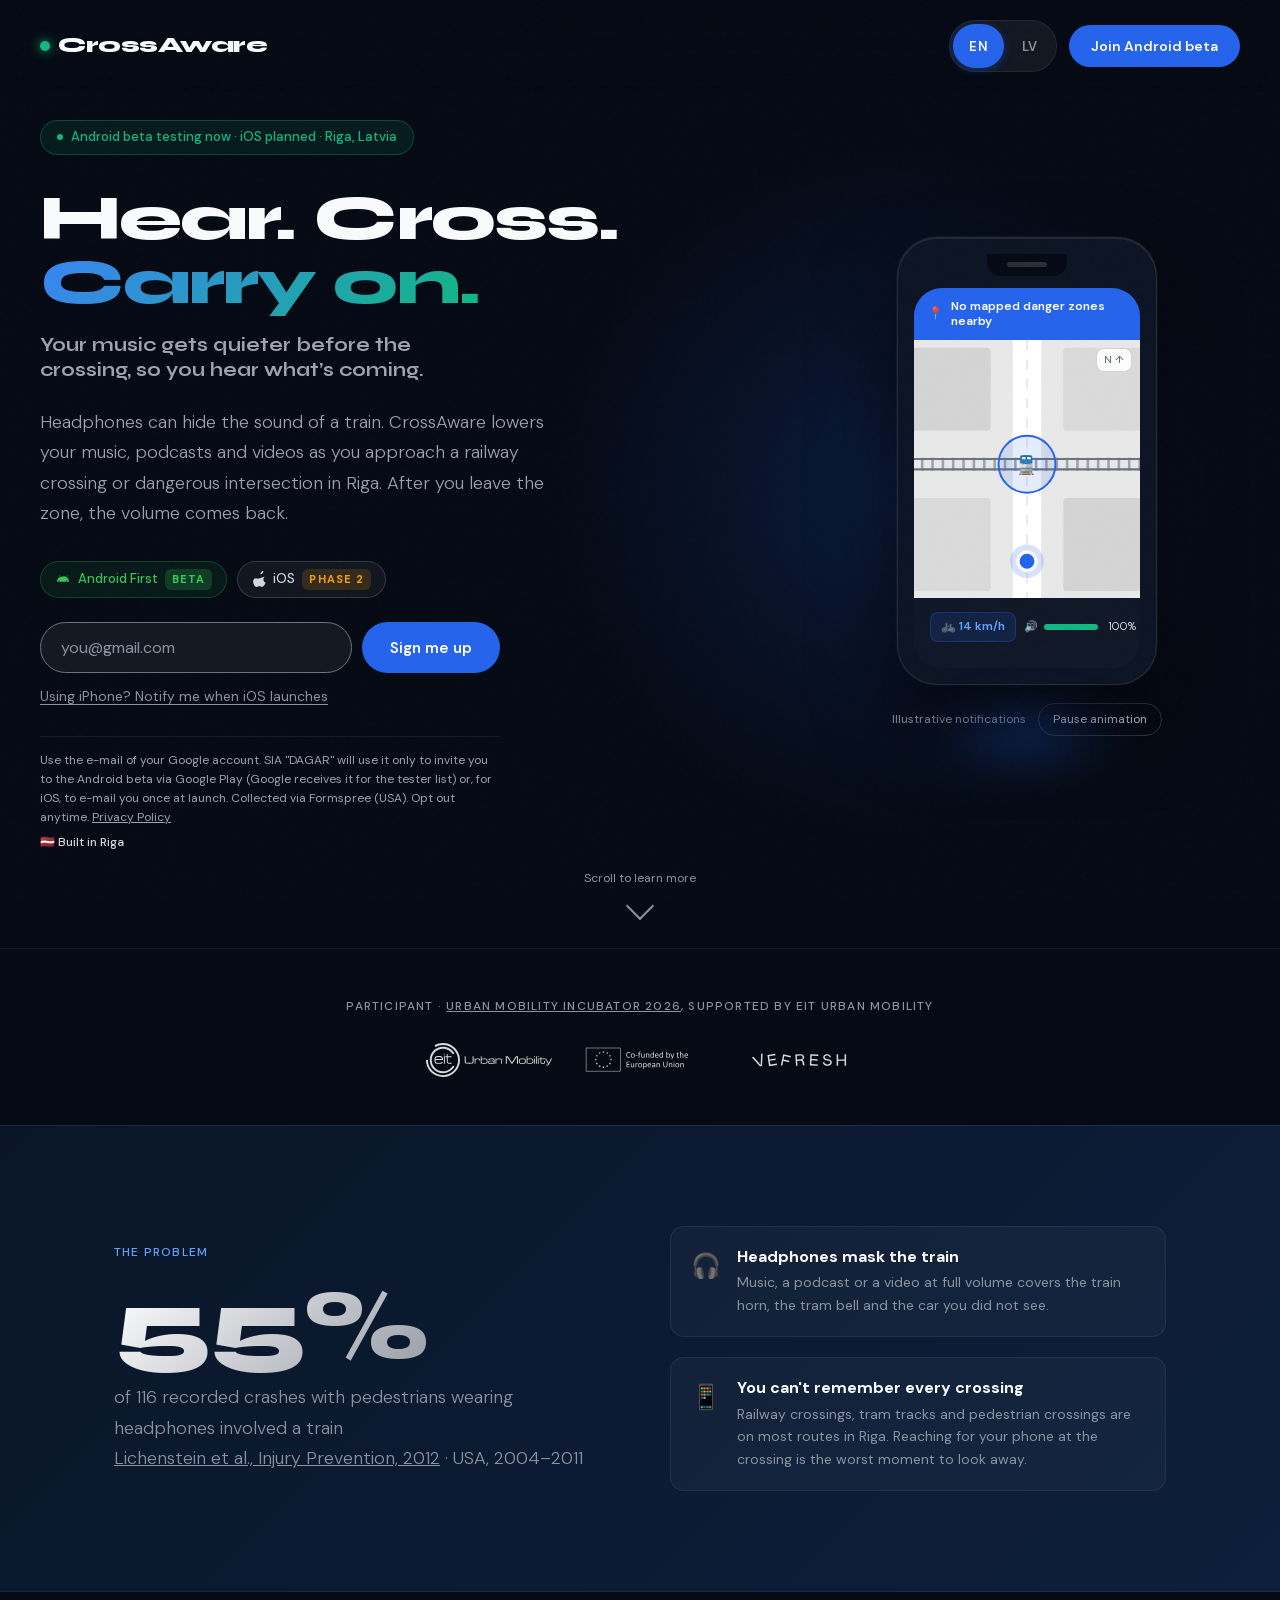
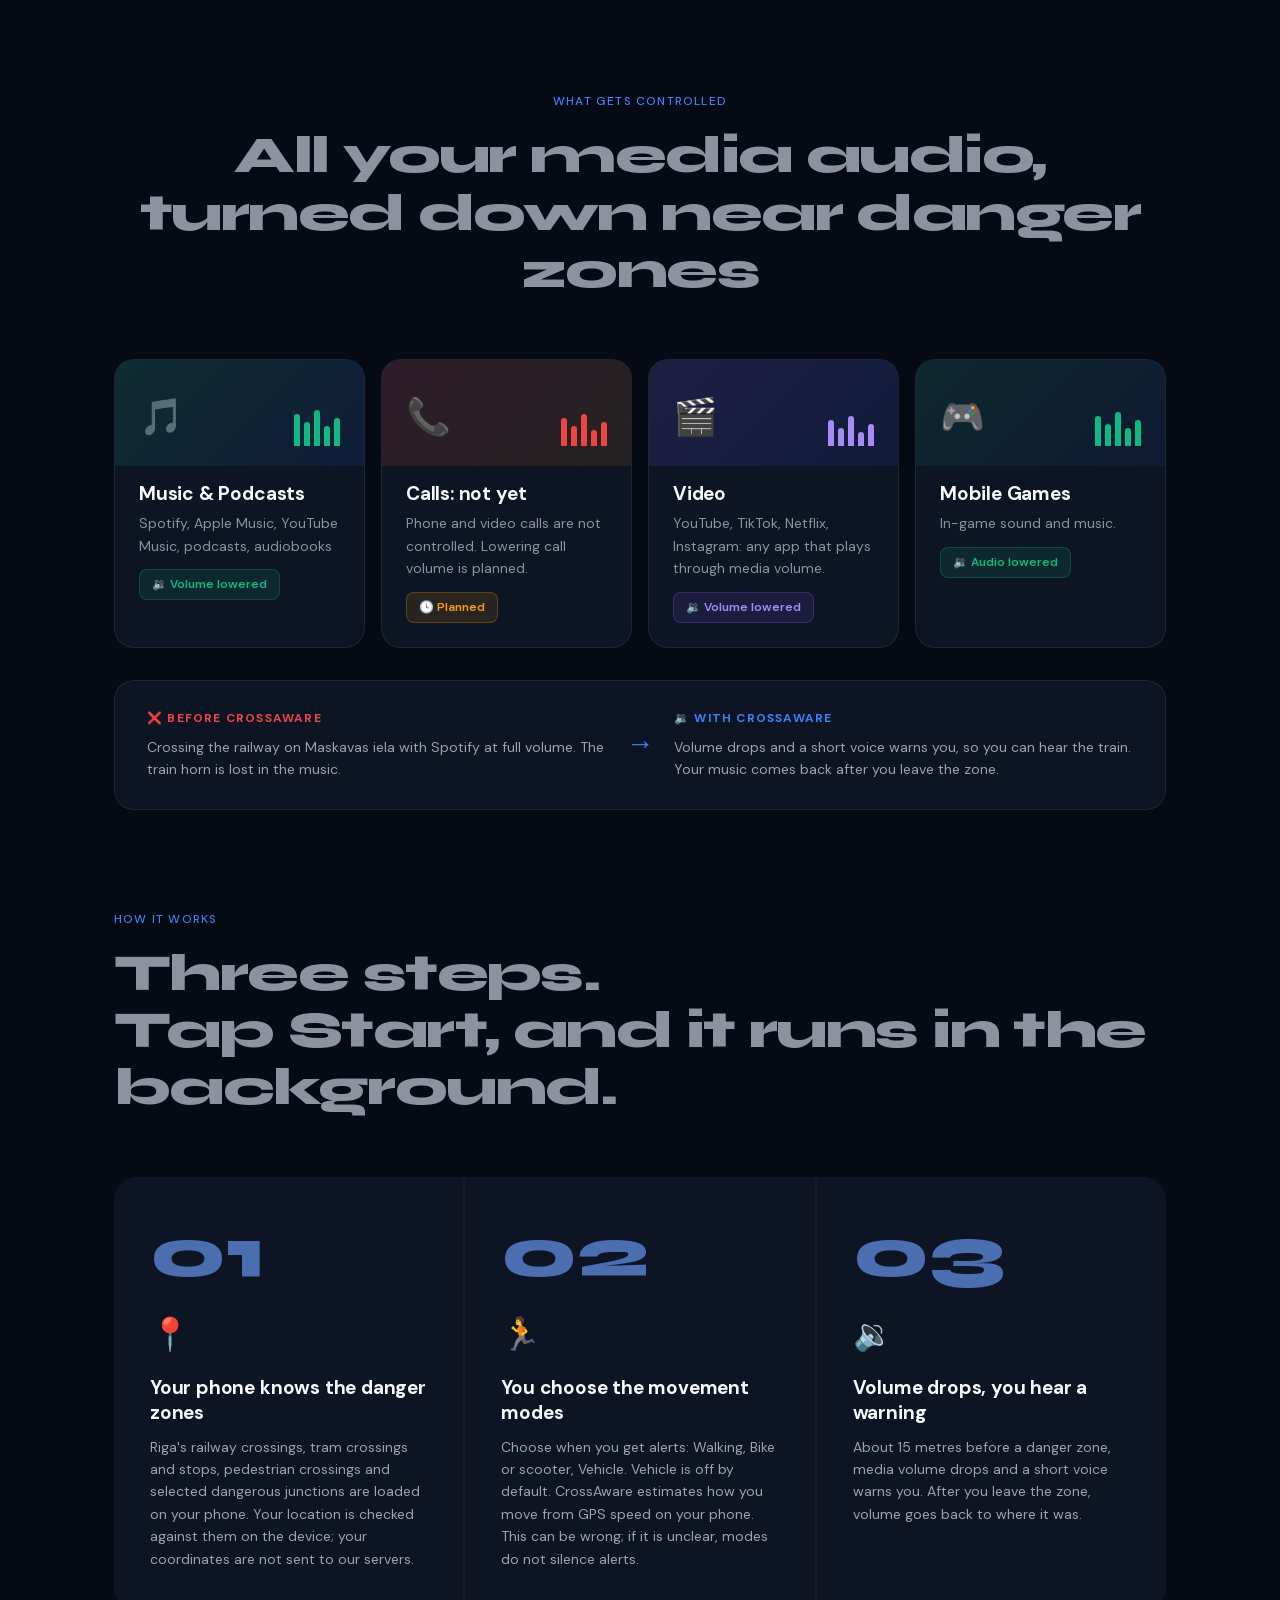
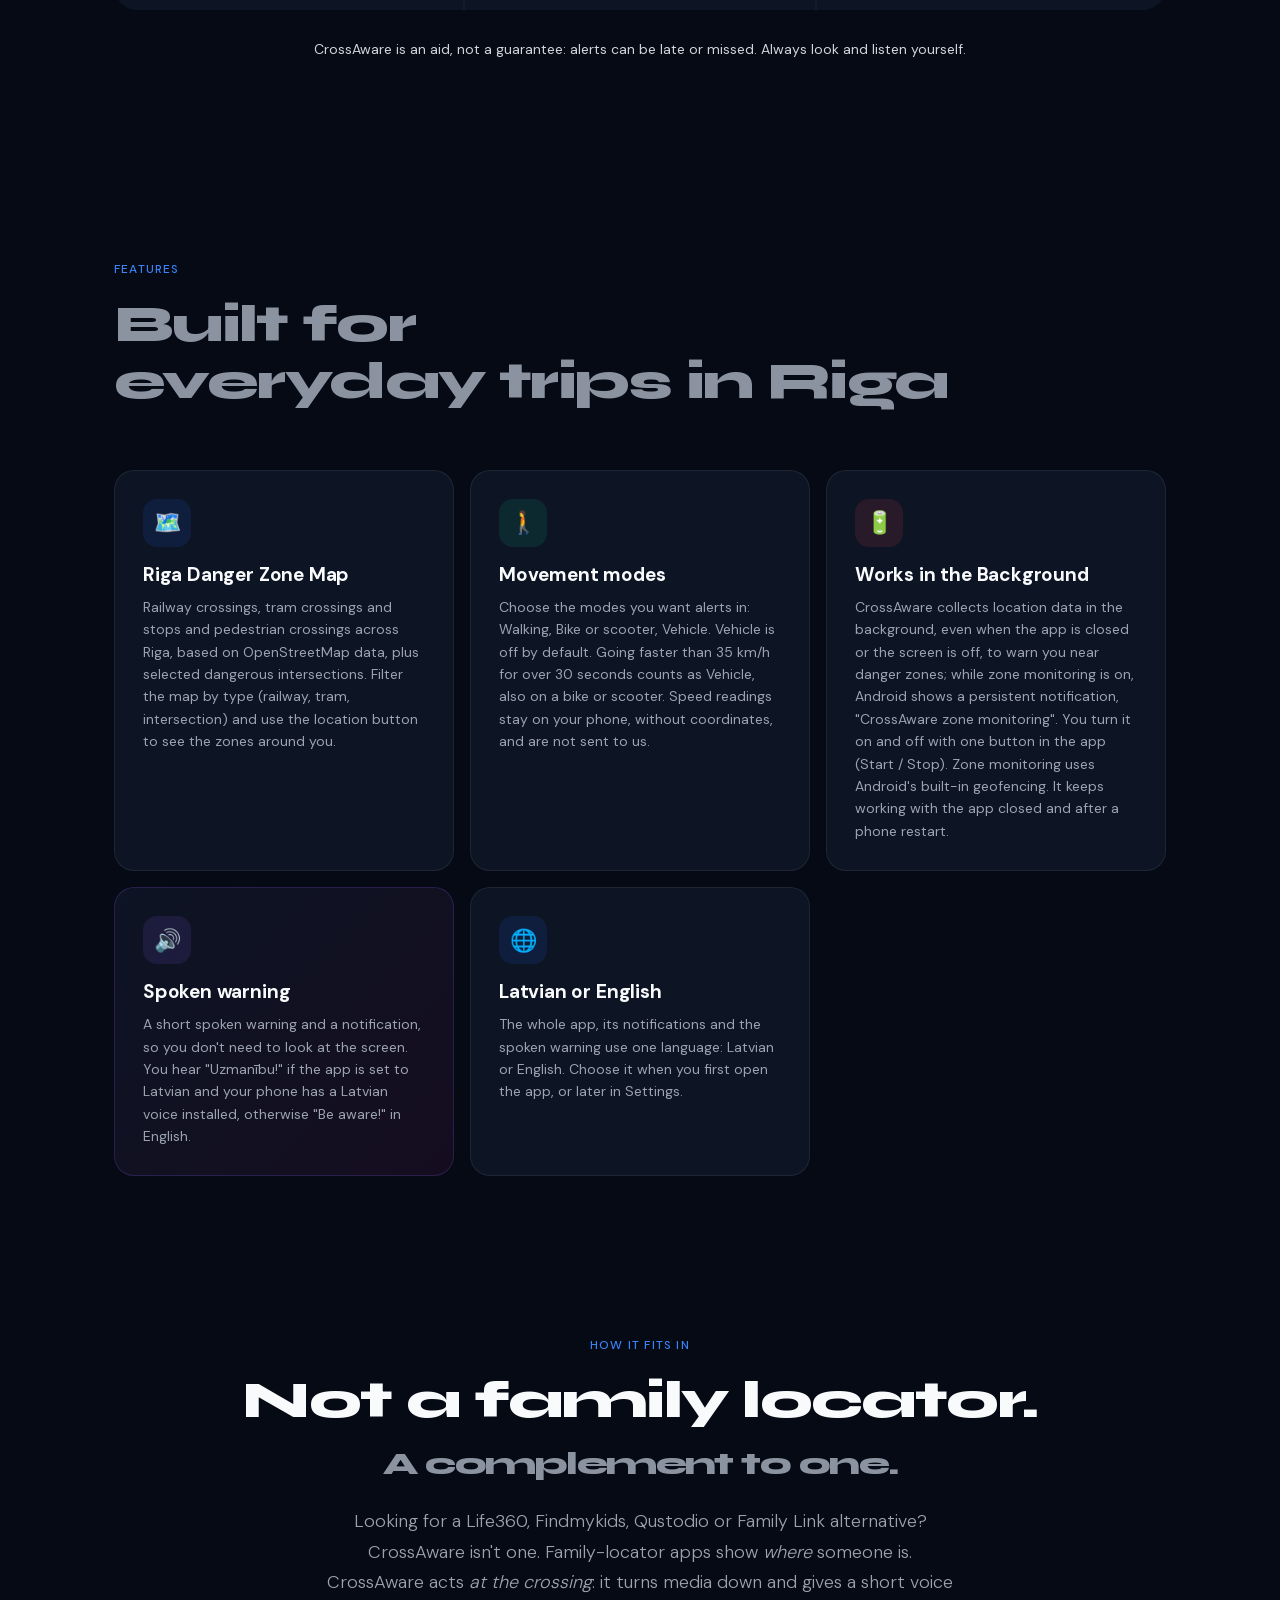
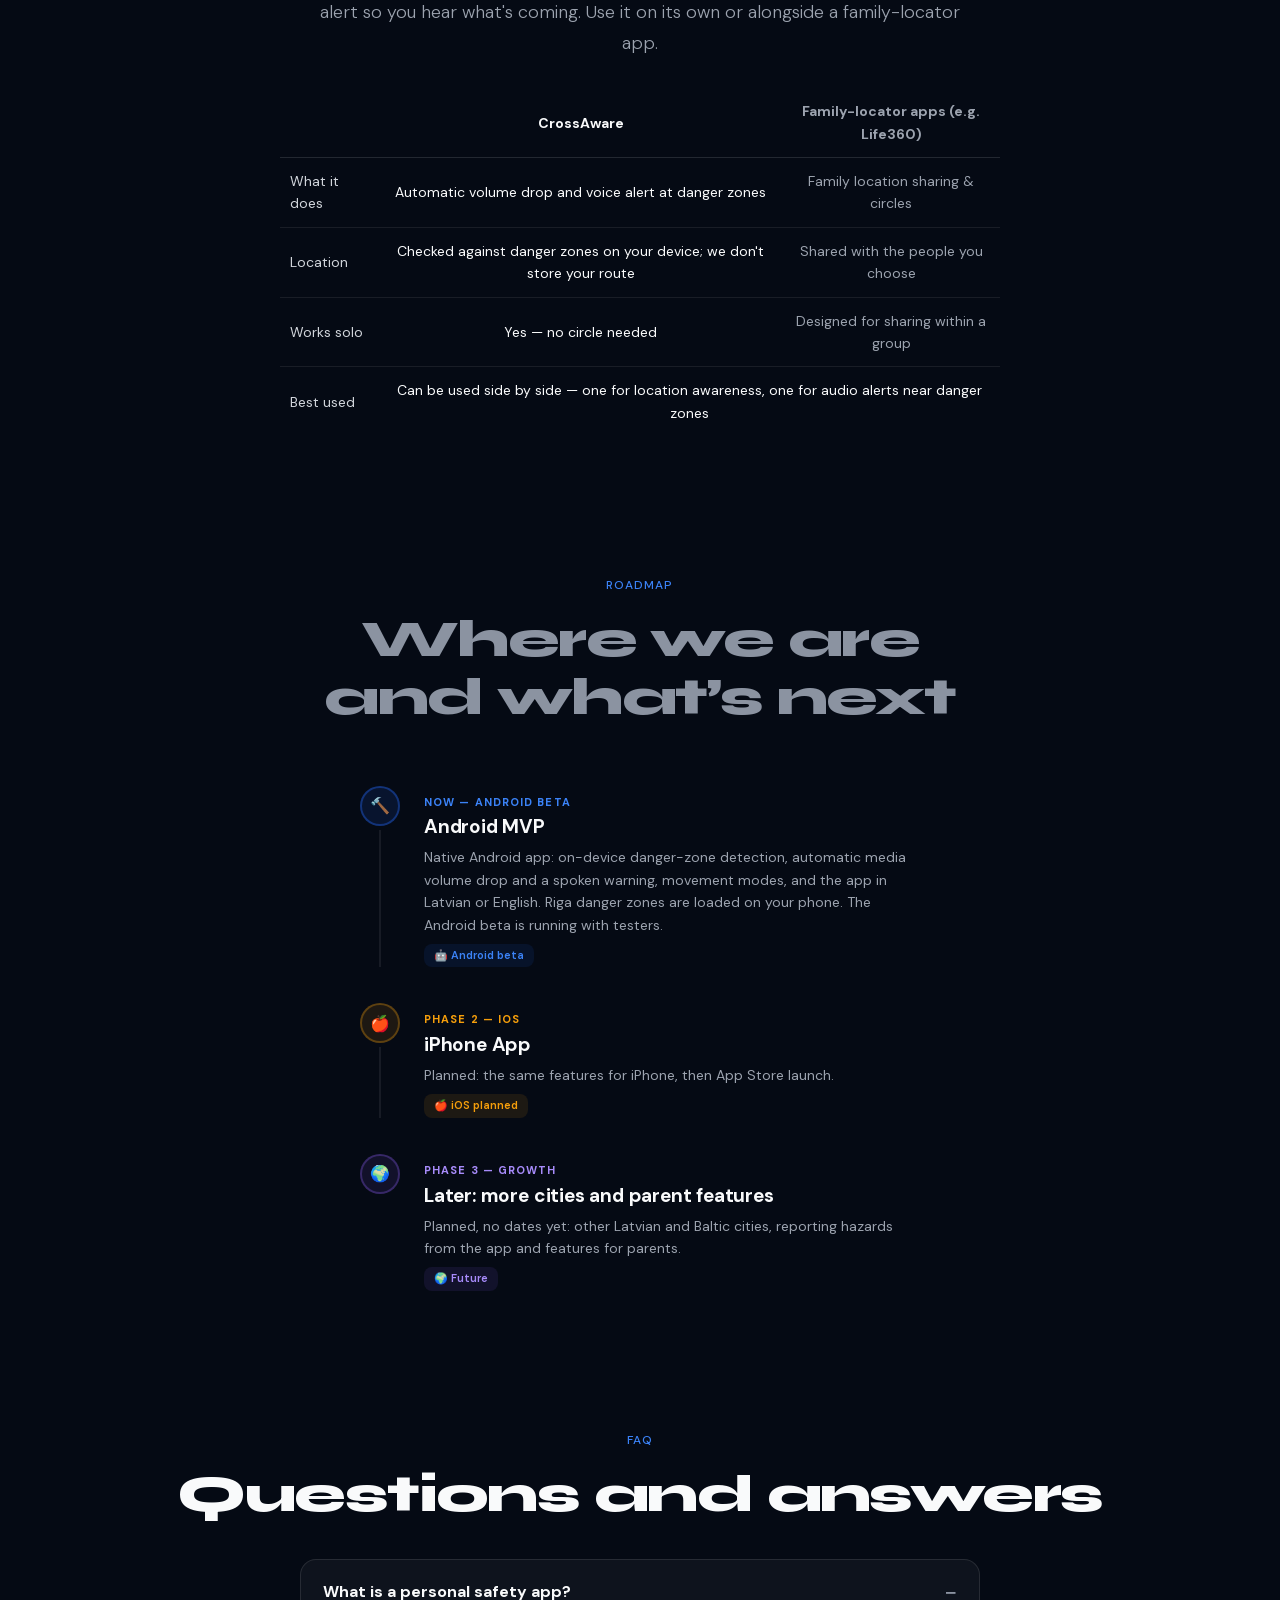
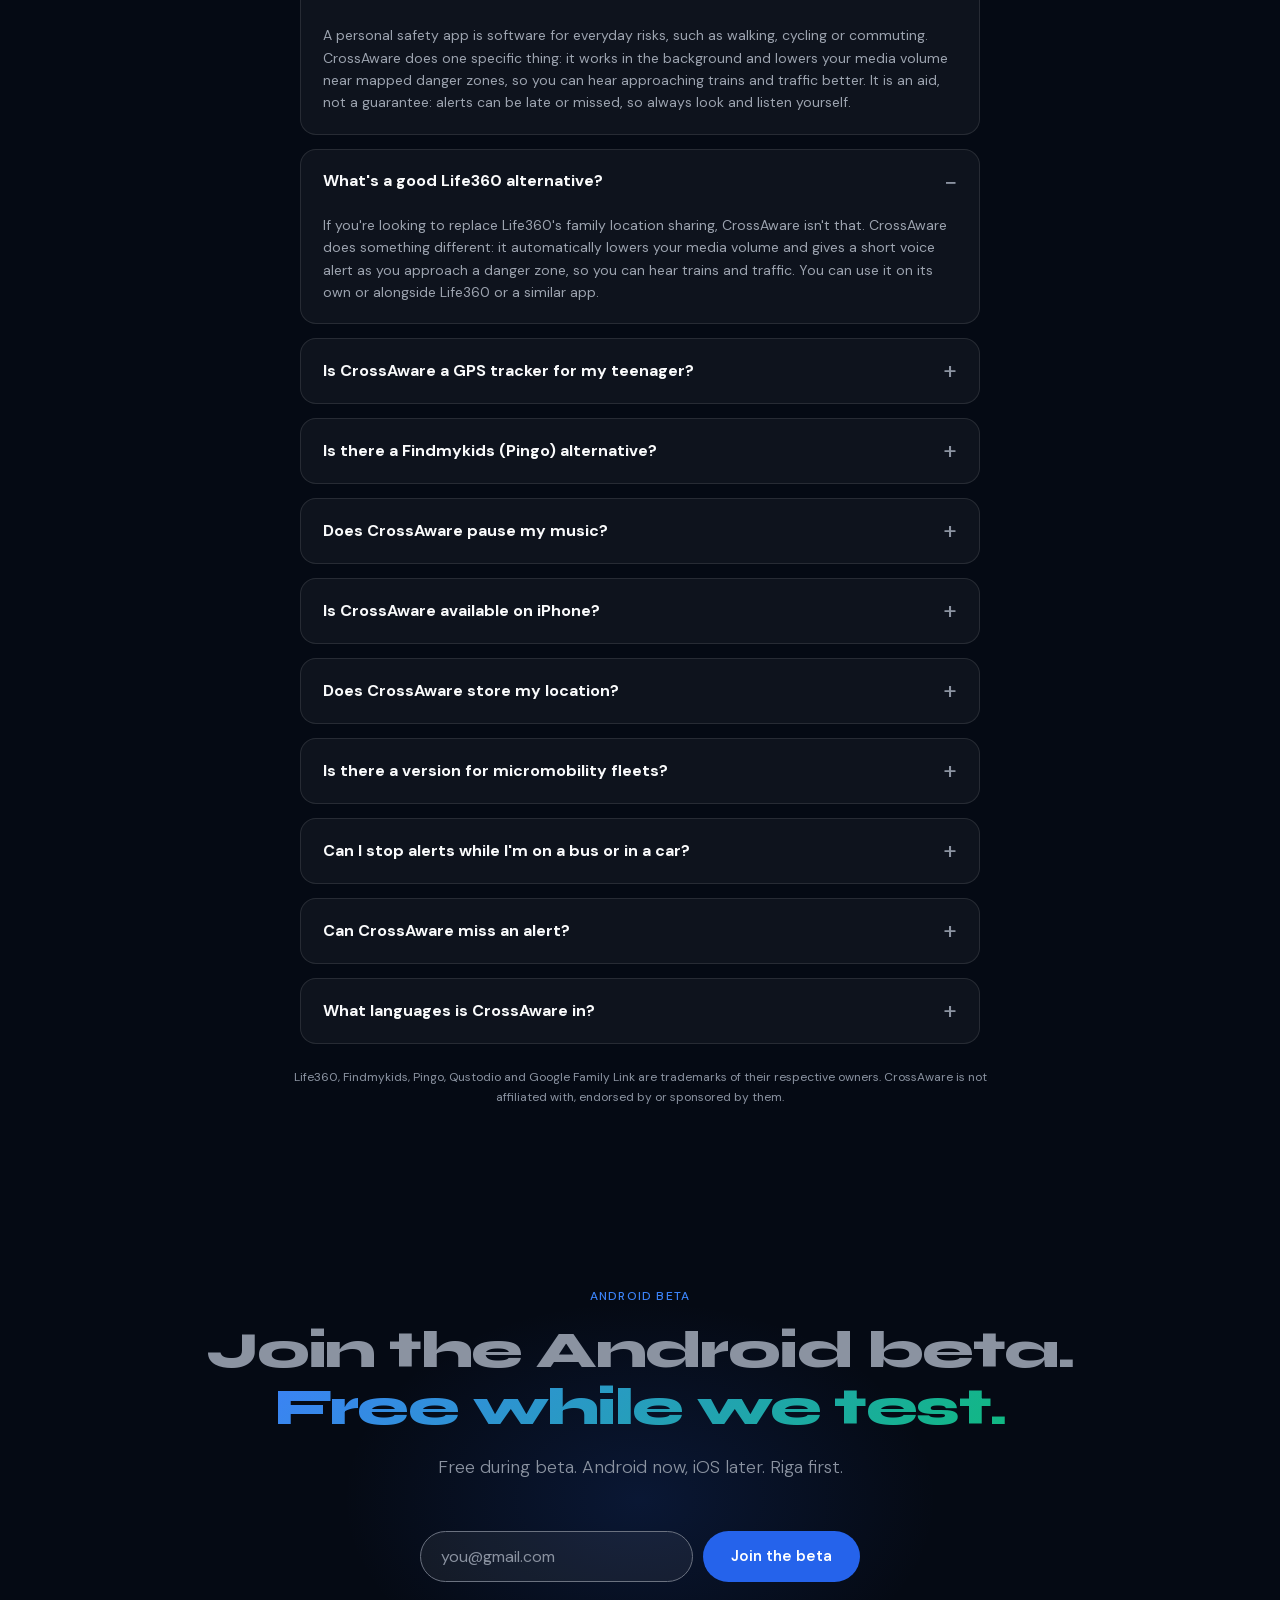
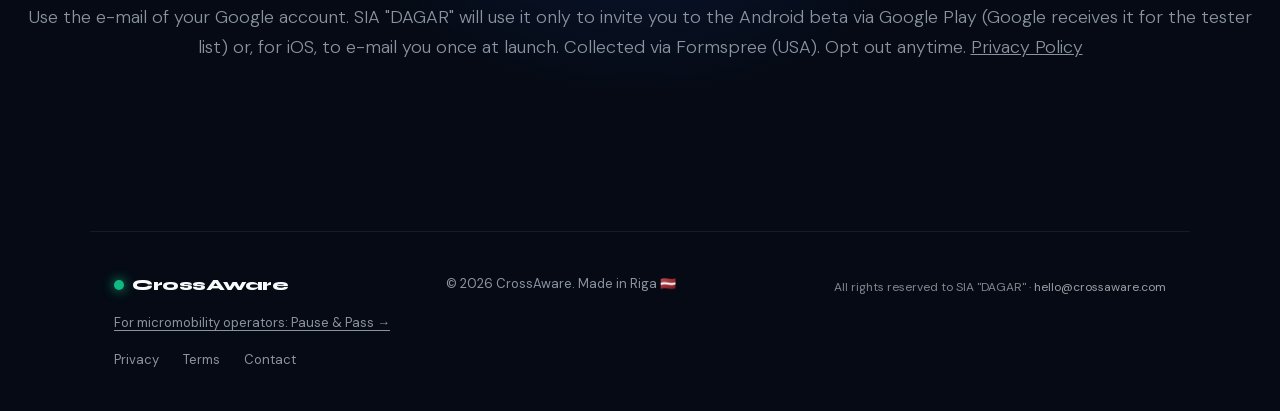
<file: index.html>
<!DOCTYPE html>
<html lang="en">
<head>
<meta charset="UTF-8"/>
<meta name="viewport" content="width=device-width, initial-scale=1.0"/>
<meta name="google-site-verification" content="jQX9LMPp3nP7lT3XHxxzQgkQvDvdnK7w-xZzLRke5qQ"/>
<title>CrossAware — Safety App for Pedestrians &amp; Cyclists</title>
<meta name="description" content="CrossAware lowers your music near railway, tram and pedestrian crossings in Riga so you hear trains and traffic better. Android beta. Not a Life360 replacement.">
<link rel="canonical" href="https://crossaware.com/"/>
<!-- Open Graph / social sharing -->
<meta property="og:type" content="website"/>
<meta property="og:site_name" content="CrossAware"/>
<meta property="og:url" content="https://crossaware.com/"/>
<meta property="og:title" content="CrossAware — Safety App for Pedestrians &amp; Cyclists"/>
<meta property="og:description" content="An app that turns your music down near railway crossings and dangerous intersections in Riga, so you can hear approaching trains and traffic better."/>
<meta property="og:image" content="https://crossaware.com/og-image.png"/>
<meta property="og:image:width" content="1200"/>
<meta property="og:image:height" content="630"/>
<meta name="twitter:card" content="summary_large_image"/>
<meta name="twitter:title" content="CrossAware — Safety App for Pedestrians &amp; Cyclists"/>
<meta name="twitter:description" content="An app that turns your music down near railway crossings and dangerous intersections in Riga, so you can hear approaching trains and traffic better."/>
<meta name="twitter:image" content="https://crossaware.com/og-image.png"/>
<link rel="preload" href="/fonts/syne-latin.woff2" as="font" type="font/woff2" crossorigin>
<link rel="preload" href="/fonts/dm-sans-latin.woff2" as="font" type="font/woff2" crossorigin>
<link href="/fonts/fonts.css" rel="stylesheet">
<style>
  :root {
    --blue: #2563EB;
    --blue-light: #3B82F6;
    --green: #10B981;
    --amber: #F59E0B;
    --red: #EF4444;
    --dark: #050A14;
    --dark2: #0D1424;
    --dark3: #111827;
    --text: #F9FAFB;
    --muted: #8B93A1; /* was #6B7280; 4.5:1+ on all dark surfaces (WCAG AA) */
    --border: rgba(255,255,255,0.07);
  }

  *, *::before, *::after { box-sizing: border-box; margin: 0; padding: 0; }

  html { scroll-behavior: smooth; }

  body {
    background: var(--dark);
    color: var(--text);
    font-family: var(--font-body);
    font-weight: var(--fw-regular);
    line-height: var(--lh-body);
    overflow-x: hidden;
  }

  /* ── Parents Section ── */
  .parents-section { background: linear-gradient(180deg, var(--dark) 0%, #060D1A 100%); }

  .parents-header { max-width: 640px; margin-bottom: 56px; }
  .parents-header h2 { margin-bottom: 16px; }
  .parents-intro { color: #9CA3AF; font-size: var(--fs-lead); line-height: var(--lh-relaxed); font-weight: var(--fw-light); }

  .parents-grid {
    display: grid;
    grid-template-columns: 1fr 1fr;
    gap: 40px;
    align-items: start;
    margin-bottom: 40px;
  }
  @media (max-width: 860px) { .parents-grid { grid-template-columns: 1fr; } }

  /* Dashboard card */
  .parent-dashboard-card {
    background: var(--dark2);
    border: 1px solid rgba(255,255,255,0.08);
    border-radius: 24px;
    overflow: hidden;
    box-shadow: 0 24px 48px rgba(0,0,0,0.4);
  }

  .pdc-header {
    padding: 20px 20px 16px;
    display: flex;
    align-items: center;
    justify-content: space-between;
    border-bottom: 1px solid rgba(255,255,255,0.06);
  }
  .pdc-title { display: flex; align-items: center; gap: 10px; }

  .pdc-preview-badge {
    display: flex; align-items: center; gap: 5px;
    background: rgba(245,158,11,0.15);
    border: 1px solid rgba(245,158,11,0.25);
    color: var(--amber);
    font-size: var(--fs-2xs); font-weight: var(--fw-bold);
    letter-spacing: var(--ls-caps);
    padding: 4px 10px; border-radius: 100px;
  }

  .child-row {
    padding: 14px 20px;
    display: flex;
    align-items: center;
    gap: 12px;
    border-bottom: 1px solid rgba(255,255,255,0.04);
    transition: background 0.3s;
  }
  .child-row:hover { background: rgba(255,255,255,0.02); }

  .child-avatar {
    width: 36px; height: 36px;
    border-radius: 50%;
    display: flex; align-items: center; justify-content: center;
    font-weight: var(--fw-bold); font-size: var(--fs-body-sm); color: #fff;
    flex-shrink: 0;
  }

  .child-info { flex: 1; }

  .child-status {
    display: flex; align-items: center; gap: 4px;
    font-size: var(--fs-xs); font-weight: var(--fw-semibold);
    padding: 4px 10px; border-radius: 8px;
    transition: all 0.5s ease;
  }
  .child-status.safe    { background: rgba(16,185,129,0.12); color: var(--green); }
  .child-status.warning { background: rgba(245,158,11,0.12);  color: var(--amber); }
  .child-status.danger  { background: rgba(239,68,68,0.12);   color: var(--red); }

  .pdc-log { padding: 16px 20px; }
  .pdc-log-title { font-size: var(--fs-2xs); font-weight: var(--fw-bold); text-transform: uppercase; letter-spacing: var(--ls-caps); color: var(--muted); margin-bottom: 10px; }
  .pdc-log-item { display: flex; align-items: center; gap: 8px; margin-bottom: 8px; font-size: var(--fs-xs); color: #9CA3AF; }
  .log-dot { width: 7px; height: 7px; border-radius: 50%; flex-shrink: 0; }
  .log-time { color: var(--muted); font-size: var(--fs-2xs); flex-shrink: 0; font-variant-numeric: tabular-nums; }
  .log-text { flex: 1; }

  /* Parent feature list */
  .parents-features { display: flex; flex-direction: column; gap: 24px; }

  .parent-feature {
    display: flex;
    gap: 16px;
    padding: 20px;
    background: rgba(255,255,255,0.02);
    border: 1px solid rgba(255,255,255,0.05);
    border-radius: 16px;
    transition: border-color 0.3s, background 0.3s;
  }
  .parent-feature:hover { border-color: rgba(37,99,235,0.25); background: rgba(37,99,235,0.03); }

  .pf-icon {
    width: 44px; height: 44px; border-radius: 12px;
    display: flex; align-items: center; justify-content: center;
    font-size: 20px; flex-shrink: 0;
  }

  .parent-feature h4 { font-size: var(--fs-body-sm); font-weight: var(--fw-bold); line-height: var(--lh-snug); margin-bottom: 4px; }
  .parent-feature p  { font-size: var(--fs-body-sm); color: var(--muted); line-height: var(--lh-body); }

  /* Age banner */
  .age-banner {
    display: grid;
    grid-template-columns: 1fr auto 1fr auto 1fr;
    align-items: center;
    background: var(--dark2);
    border: 1px solid rgba(255,255,255,0.07);
    border-radius: 20px;
    padding: 28px 32px;
    gap: 0;
  }
  @media (max-width: 640px) {
    .age-banner { grid-template-columns: 1fr; gap: 24px; }
    .age-divider { display: none; }
  }

  .age-item { text-align: center; padding: 0 16px; }
  .age-icon { font-size: 32px; margin-bottom: 8px; }
  .age-label { font-size: var(--fs-h4); font-weight: var(--fw-bold); line-height: var(--lh-snug); margin-bottom: 6px; }
  .age-desc  { font-size: var(--fs-xs); color: var(--muted); line-height: var(--lh-body); }
  .age-divider { width: 1px; height: 80px; background: rgba(255,255,255,0.07); }

  /* ── Language switcher ── */
  .lang-switcher { display:flex; background:rgba(255,255,255,0.06); border:1px solid rgba(255,255,255,0.07); border-radius:100px; padding:3px; gap:2px; }
  .lang-btn { padding:10px 16px; min-height:44px; border:none; border-radius:100px; background:transparent; color:var(--muted); font-family:var(--font-body); font-size:var(--fs-small); font-weight:var(--fw-semibold); cursor:pointer; transition:all 0.2s; letter-spacing:0.03em; }
  .lang-btn.active { background:#2563EB; color:#fff; box-shadow:0 2px 8px rgba(37,99,235,0.35); }
  .lang-btn:hover:not(.active) { color:#fff; }

  /* ── Platform badges ── */
  .platform-badges { flex-wrap: wrap; }

  .platform-badge {
    display: inline-flex;
    align-items: center;
    gap: 7px;
    padding: 7px 14px;
    border-radius: 100px;
    font-size: var(--fs-small);
    font-weight: var(--fw-medium);
    border: 1px solid;
  }

  .android-badge {
    background: rgba(52,199,89,0.08);
    border-color: rgba(52,199,89,0.25);
    color: #34C759;
  }

  .ios-badge {
    background: rgba(255,255,255,0.05);
    border-color: rgba(255,255,255,0.15);
    color: #d1d5db;
  }

  .badge-pill {
    font-size: var(--fs-2xs);
    font-weight: var(--fw-bold);
    padding: 2px 7px;
    border-radius: 6px;
    text-transform: uppercase;
    letter-spacing: var(--ls-caps);
  }

  .badge-pill.launch {
    background: rgba(52,199,89,0.2);
    color: #34C759;
  }

  .badge-pill.soon {
    background: rgba(245,158,11,0.15);
    color: var(--amber);
  }

  /* ── Platform selector ── */
  .platform-selector {
    display: flex;
    gap: 6px;
    background: rgba(255,255,255,0.04);
    border: 1px solid #6B7280; /* was var(--border) 1.3:1; WCAG 1.4.11 needs 3:1 */
    border-radius: 100px;
    padding: 4px;
  }

  .plat-btn {
    flex: 1;
    padding: 12px;
    min-height: 44px; /* Apple HIG minimum tap target */
    border: none;
    border-radius: 100px;
    background: transparent;
    color: var(--muted);
    font-family: var(--font-body);
    font-size: var(--fs-small);
    font-weight: var(--fw-semibold);
    cursor: pointer;
    transition: all 0.2s;
  }

  .plat-btn.active {
    background: var(--blue);
    color: #fff;
    box-shadow: 0 2px 8px rgba(37,99,235,0.4);
  }

  .plat-btn:hover:not(.active) { color: #fff; }

  .ios-link {
    display: inline-block;
    background: none;
    border: 0;
    padding: 12px 0;
    min-height: 44px;
    color: var(--muted);
    font: inherit;
    font-size: var(--fs-sm, 14px);
    text-decoration: underline;
    text-underline-offset: 3px;
    cursor: pointer;
  }
  .ios-link:hover { color: #fff; }
  .ios-link.is-on { color: var(--green); text-decoration: none; }

  .grad-text {
    background: linear-gradient(135deg, var(--blue-light), var(--green));
    -webkit-background-clip: text;
    -webkit-text-fill-color: transparent;
    background-clip: text;
  }

  /* FAQ accordion */
  .faq-item {
    background: rgba(255,255,255,0.04);
    border: 1px solid rgba(255,255,255,0.1);
    border-radius: 16px;
  }
  .faq-item summary {
    display: flex;
    align-items: center;
    justify-content: space-between;
    gap: 16px;
    min-height: 44px;
    padding: 20px 22px;
    cursor: pointer;
    list-style: none;
  }
  .faq-item summary::-webkit-details-marker { display: none; }
  .faq-item summary::after { content: '+'; flex: none; font-size: 24px; line-height: 1; color: var(--muted); }
  .faq-item[open] summary::after { content: '\2212'; }
  .faq-item summary:focus-visible { outline: 2px solid var(--blue-light); outline-offset: 2px; border-radius: 16px; }
  .faq-item h3 { font-size: var(--fs-h4); line-height: var(--lh-snug); margin: 0; }
  .faq-item p { color: #9CA3AF; font-size: var(--fs-body-sm); line-height: var(--lh-body); margin: 0; padding: 0 22px 20px; }

  /* ── Timeline section ── */
  .timeline {
    display: flex;
    flex-direction: column;
    gap: 0;
    max-width: 560px;
    margin: 0 auto;
  }

  .timeline-item {
    display: flex;
    gap: 24px;
    padding-bottom: 36px;
    position: relative;
  }

  .timeline-item:last-child { padding-bottom: 0; }

  .timeline-left {
    display: flex;
    flex-direction: column;
    align-items: center;
    gap: 0;
    flex-shrink: 0;
    width: 40px;
  }

  .timeline-circle {
    width: 40px; height: 40px;
    border-radius: 50%;
    display: flex; align-items: center; justify-content: center;
    font-size: var(--fs-body);
    flex-shrink: 0;
    border: 2px solid;
    position: relative;
    z-index: 1;
  }

  .timeline-line {
    flex: 1;
    width: 2px;
    background: var(--border);
    margin-top: 4px;
  }

  .timeline-content {
    padding-top: 8px;
  }

  .timeline-phase {
    font-size: var(--fs-2xs);
    font-weight: var(--fw-bold);
    text-transform: uppercase;
    letter-spacing: var(--ls-caps);
    margin-bottom: 4px;
  }

  .timeline-content h3 {
    font-family: var(--font-body);
    font-size: var(--fs-h3); line-height: var(--lh-snug); letter-spacing: var(--ls-snug);
    font-weight: var(--fw-bold);
    margin-bottom: 6px;
  }

  .timeline-content p {
    color: #9CA3AF;
    font-size: var(--fs-body-sm);
    line-height: var(--lh-body);
  }

  /* ── Sound control grid ── */
  .sound-grid {
    display: grid;
    grid-template-columns: repeat(auto-fit, minmax(240px, 1fr));
    gap: 16px;
    margin-bottom: 32px;
  }
  .sound-card { background: var(--dark2); border: 1px solid var(--border); border-radius: 20px; overflow: hidden; transition: transform 0.3s, border-color 0.3s; }
  .sound-card:hover { transform: translateY(-3px); border-color: rgba(255,255,255,0.15); }
  .sound-card-header { padding: 28px 24px 20px; display: flex; align-items: flex-end; justify-content: space-between; }
  .volume-bars { display: flex; align-items: flex-end; gap: 4px; height: 40px; }
  .vbar { width: 6px; border-radius: 3px 3px 0 0; background: var(--green); animation: bar-dance 1.2s ease-in-out infinite alternate; }
  .vbar:nth-child(2) { animation-delay: 0.15s; }
  .vbar:nth-child(3) { animation-delay: 0.3s; }
  .vbar:nth-child(4) { animation-delay: 0.45s; }
  .vbar:nth-child(5) { animation-delay: 0.6s; }
  @keyframes bar-dance { from { transform: scaleY(1); } to { transform: scaleY(0.3); } }
  .sound-card-body { padding: 16px 24px 24px; }
  .sound-card-body h3 { font-size: var(--fs-h3); font-weight: var(--fw-bold); line-height: var(--lh-snug); letter-spacing: var(--ls-snug); margin-bottom: 6px; }
  .sound-card-body p { font-size: var(--fs-body-sm); color: var(--muted); line-height: var(--lh-body); margin-bottom: 12px; }
  .action-tag { display: inline-flex; align-items: center; gap: 5px; font-size: var(--fs-xs); font-weight: var(--fw-semibold); padding: 5px 12px; border-radius: 8px; }
  .pause-tag { background: rgba(16,185,129,0.12); color: var(--green); border: 1px solid rgba(16,185,129,0.25); }
  .lower-tag { background: rgba(245,158,11,0.12); color: var(--amber); border: 1px solid rgba(245,158,11,0.25); }
  .mute-tag  { background: rgba(139,92,246,0.12); color: #A78BFA; border: 1px solid rgba(139,92,246,0.25); }
  .before-after { display: flex; align-items: center; gap: 20px; background: var(--dark2); border: 1px solid var(--border); border-radius: 20px; padding: 28px 32px; margin-top: 8px; }
  .ba-col { flex: 1; }
  .ba-label { font-size: var(--fs-xs); font-weight: var(--fw-bold); text-transform: uppercase; letter-spacing: var(--ls-caps); margin-bottom: 8px; }
  .ba-scenario { font-size: var(--fs-body-sm); color: #9CA3AF; line-height: var(--lh-body); }
  .ba-arrow { font-size: 28px; color: var(--blue-light); flex-shrink: 0; }
  @media (max-width: 600px) { .before-after { flex-direction: column; text-align: center; } }

  .timeline-tag {
    display: inline-block;
    font-size: var(--fs-2xs);
    font-weight: var(--fw-semibold);
    padding: 3px 10px;
    border-radius: 8px;
    margin-top: 8px;
  }


  body::before {
    content: '';
    position: fixed;
    inset: 0;
    background-image: url("data:image/svg+xml,%3Csvg viewBox='0 0 256 256' xmlns='http://www.w3.org/2000/svg'%3E%3Cfilter id='noise'%3E%3CfeTurbulence type='fractalNoise' baseFrequency='0.9' numOctaves='4' stitchTiles='stitch'/%3E%3C/filter%3E%3Crect width='100%25' height='100%25' filter='url(%23noise)' opacity='0.035'/%3E%3C/svg%3E");
    pointer-events: none;
    z-index: 1000;
    opacity: 0.4;
  }

  /* ── Nav ── */
  nav {
    position: fixed;
    top: 0; left: 0; right: 0;
    z-index: 100;
    padding: 20px 40px;
    display: flex;
    align-items: center;
    justify-content: space-between;
    background: linear-gradient(to bottom, rgba(5,10,20,0.9), transparent);
    backdrop-filter: blur(12px);
  }

  .logo {
    font-family: var(--font-display);
    font-weight: var(--fw-black);
    font-size: 22px;
    letter-spacing: -0.5px;
    display: flex;
    align-items: center;
    gap: 8px;
  }

  .logo-dot {
    width: 10px; height: 10px;
    border-radius: 50%;
    background: var(--green);
    box-shadow: 0 0 12px var(--green);
    animation: pulse-dot 2s ease-in-out infinite;
  }

  @keyframes pulse-dot {
    0%, 100% { transform: scale(1); opacity: 1; }
    50% { transform: scale(1.4); opacity: 0.7; }
  }

  .nav-cta {
    background: var(--blue);
    color: #fff;
    border: none;
    padding: 10px 22px;
    border-radius: 100px;
    font-family: var(--font-body);
    font-weight: var(--fw-semibold);
    font-size: var(--fs-body-sm);
    cursor: pointer;
    transition: all 0.2s;
    text-decoration: none;
  }
  .nav-cta:hover { background: var(--blue-light); transform: translateY(-1px); }
  .nav-right { display: flex; align-items: center; gap: 12px; }

  /* ── Hero ── */
  .hero {
    min-height: 100vh;
    display: flex;
    flex-direction: column;
    justify-content: center;
    padding: 120px 40px 96px;
    position: relative;
    overflow: hidden;
  }

  /* Two columns: copy + form left, simulation right; one column below 900px */
  .hero-grid {
    width: 100%;
    max-width: 1200px;
    margin: 0 auto;
    display: grid;
    grid-template-columns: minmax(0, 1.25fr) minmax(300px, 0.75fr);
    align-items: center;
    gap: clamp(32px, 5vw, 80px);
  }
  .hero-copy { min-width: 0; text-align: left; }
  .hero-visual { display: flex; justify-content: center; }

  /* Radial glow background */
  .hero::after {
    content: '';
    position: absolute;
    top: 15%;
    left: 70%;
    transform: translateX(-50%);
    width: 700px;
    height: 700px;
    background: radial-gradient(ellipse, rgba(37,99,235,0.18) 0%, transparent 70%);
    pointer-events: none;
    z-index: 0;
  }

  .hero > * { position: relative; z-index: 1; }

  .hero-badge {
    display: inline-flex;
    align-items: center;
    gap: 8px;
    background: rgba(16,185,129,0.1);
    border: 1px solid rgba(16,185,129,0.3);
    color: var(--green);
    padding: 6px 16px;
    border-radius: 100px;
    font-size: var(--fs-small);
    font-weight: var(--fw-medium);
    margin-bottom: 32px;
    animation: fadeUp 0.6s ease both;
  }

  .hero-badge .badge-dot { width: 6px; height: 6px; border-radius: 50%; background: var(--green); display: inline-block; flex-shrink: 0; }

  h1 {
    font-family: var(--font-display);
    font-weight: var(--fw-black);
    font-size: var(--fs-hero);
    line-height: var(--lh-display);
    letter-spacing: var(--ls-display);
    margin-bottom: 24px;
    animation: fadeUp 0.6s 0.1s ease both;
  }

  h1 em {
    font-style: normal;
    background: linear-gradient(135deg, var(--blue-light), var(--green));
    -webkit-background-clip: text;
    -webkit-text-fill-color: transparent;
    background-clip: text;
  }

  .hero-h1c {
    display: block;
    font-size: clamp(18px, 0.3em, 26px); /* subtitle inside h1, scales with --fs-hero */
    font-weight: var(--fw-bold); /* Syne ships 700-800 only; 500 rendered as 700 */
    font-style: normal;
    letter-spacing: 0;
    line-height: var(--lh-snug);
    color: #9CA3AF;
    margin-top: 18px;
    max-width: 30ch;
  }

  .hero-sub {
    font-size: var(--fs-lead); line-height: var(--lh-relaxed);
    color: #9CA3AF;
    max-width: 540px;
    margin: 0 0 32px;
    font-weight: var(--fw-light);
    animation: fadeUp 0.6s 0.2s ease both;
  }

  .hero .platform-badges { display: flex; gap: 10px; margin-bottom: 24px; animation: fadeUp 0.6s 0.25s ease both; }

  /* Signup block: selector, form and fine print share one width */
  .hero-signup { max-width: 460px; animation: fadeUp 0.6s 0.3s ease both; }
  .hero .waitlist-form { margin: 8px 0 0; max-width: none; }
  .hero .success-msg { margin: 0; max-width: none; }
  .hero-fine {
    margin-top: 16px;
    padding-top: 14px;
    border-top: 1px solid var(--border);
    font-size: var(--fs-xs);
    line-height: var(--lh-body);
    color: #9CA3AF;
    text-wrap: pretty;
  }
  .hero-fine .waitlist-note { font-size: inherit; color: inherit; animation: none; }
  .hero-fine .waitlist-note a:focus-visible { outline: 2px solid var(--blue-light); outline-offset: 2px; border-radius: 2px; }
  .hero-built { margin-top: 6px; color: #D1D5DB; font-weight: var(--fw-medium); }
  .hero .waitlist-form { animation: none; }

  @media (max-width: 900px) {
    .hero { min-height: 0; padding: 120px 20px 64px; }
    .hero-grid { grid-template-columns: minmax(0, 1fr); gap: 48px; }
    /* .hero h1 size: --fs-hero is redefined for <=900px in fonts.css */
    .hero-signup { max-width: 520px; }
    .hero .scroll-hint { display: none; }
    .hero::after { top: auto; bottom: 0; left: 50%; }
  }

  /* ── Waitlist form ── */
  .waitlist-form {
    display: flex;
    gap: 10px;
    max-width: 440px;
    width: 100%;
    margin: 0 auto 20px;
    animation: fadeUp 0.6s 0.3s ease both;
  }

  .waitlist-input {
    flex: 1;
    background: rgba(255,255,255,0.06);
    border: 1px solid #6B7280; /* was rgba(255,255,255,0.12) 1.6:1; WCAG 1.4.11 needs 3:1 */
    color: #fff;
    padding: 14px 20px;
    border-radius: 100px;
    font-family: var(--font-body);
    font-size: var(--fs-body); /* ≥16px prevents iOS Safari auto-zoom on focus */
    outline: none;
    transition: border-color 0.2s;
  }
  .waitlist-input::placeholder { color: #8B93A1; } /* was #4B5563 2.3:1 */
  .waitlist-input:focus { border-color: #60A5FA; }
  /* Visible keyboard focus (3:1+ on all dark surfaces) */
  .waitlist-input:focus-visible,
  .plat-btn:focus-visible,
  .waitlist-btn:focus-visible { outline: 2px solid #60A5FA; outline-offset: 2px; }

  .waitlist-btn {
    background: var(--blue);
    color: #fff;
    border: none;
    padding: 14px 28px;
    border-radius: 100px;
    font-family: var(--font-body);
    font-weight: var(--fw-semibold);
    font-size: var(--fs-button);
    cursor: pointer;
    transition: all 0.2s;
    white-space: nowrap;
  }
  .waitlist-btn:hover { background: var(--blue-light); transform: translateY(-2px); box-shadow: 0 8px 24px rgba(37,99,235,0.4); }
  .waitlist-btn:active { transform: translateY(0); }

  .waitlist-note {
    font-size: var(--fs-xs);
    color: var(--muted);
    animation: fadeUp 0.6s 0.35s ease both;
  }

  .success-msg {
    display: none;
    color: var(--green);
    font-weight: var(--fw-medium);
    font-size: var(--fs-button);
    padding: 14px 24px;
    background: rgba(16,185,129,0.1);
    border: 1px solid rgba(16,185,129,0.25);
    border-radius: 100px;
    max-width: 440px;
    width: 100%;
    text-align: center;
    margin: 0 auto 20px;
  }

  /* ── Floating phone mockup ── */
  .phone-wrap {
    margin: 0;
    position: relative;
    animation: fadeUp 0.8s 0.4s ease both;
  }

  .phone {
    width: 260px;
    background: var(--dark2);
    border-radius: 40px;
    border: 1.5px solid rgba(255,255,255,0.1);
    padding: 16px;
    box-shadow: 0 40px 80px rgba(0,0,0,0.6), 0 0 0 1px rgba(255,255,255,0.04), inset 0 1px 0 rgba(255,255,255,0.08);
    position: relative;
    margin: 0 auto;
  }

  .phone-notch {
    width: 80px;
    height: 22px;
    background: var(--dark);
    border-radius: 0 0 14px 14px;
    margin: 0 auto 12px;
    display: flex;
    align-items: center;
    justify-content: center;
  }
  .phone-notch::after {
    content: '';
    width: 40px; height: 5px;
    background: rgba(255,255,255,0.15);
    border-radius: 3px;
  }

  .phone-screen {
    background: linear-gradient(160deg, #0D1424, #111827);
    border-radius: 28px;
    overflow: hidden;
    position: relative;
    height: 380px;
    display: flex;
    flex-direction: column;
  }

  /* Alert banner animation */
  /* Status banner: colours meet AA with the text colour set per state */
  .phone-alert {
    height: 52px;
    padding: 0 14px;
    display: flex;
    align-items: center;
    gap: 8px;
    font-size: 12px;
    font-weight: 600;
    line-height: 1.25;
    background: #2563EB; /* neutral (brand blue), not green: no "all clear" signal */
    color: #fff;
    transition: background-color 0.4s ease;
  }
  .phone-alert[data-state="near"] { background: var(--amber); color: #111827; }
  .phone-alert[data-state="danger"] { background: #B91C1C; color: #fff; }

  /* Simulation map */
  .sim-map { flex: 1; min-height: 0; position: relative; overflow: hidden; background: #E8E8E8; }
  .sim-map svg { position: absolute; inset: 0; display: block; }
  .sim-chip { position: absolute; top: 8px; right: 8px; background: rgba(255,255,255,0.92); border: 1px solid #D1D5DB; border-radius: 8px; padding: 3px 7px; font-size: 10px; color: #4B5563; }
  .sim-zone { fill: rgba(37,99,235,0.12); stroke: #2563EB; stroke-width: 1.5; transition: fill 0.4s ease, stroke 0.4s ease; }
  .sim-pulse { fill: none; stroke: transparent; stroke-width: 1.5; }
  [data-zone="near"] .sim-zone { fill: rgba(245,158,11,0.22); stroke: #F59E0B; }
  [data-zone="danger"] .sim-zone { fill: rgba(239,68,68,0.24); stroke: #EF4444; }
  [data-zone="danger"] .sim-pulse { stroke: #EF4444; transform-box: fill-box; transform-origin: center; animation: sim-pulse 1.4s ease-out infinite; }
  @keyframes sim-pulse { from { scale: 1; opacity: 0.8; } to { scale: 1.6; opacity: 0; } }

  /* Media volume meter (20 % = the app's duck level) */
  .phone-screen .speed-badge { white-space: nowrap; color: #60A5FA; }
  .sim-volume { display: inline-flex; align-items: center; gap: 6px; margin-left: auto; font-size: 11px; color: #D1D5DB; font-variant-numeric: tabular-nums; }
  .sim-vol-track { width: 54px; height: 6px; border-radius: 3px; background: rgba(255,255,255,0.12); overflow: hidden; }
  .sim-vol-fill { display: block; height: 100%; width: 100%; background: var(--green); transform-origin: left; transition: scale 0.6s ease, background-color 0.6s ease; }
  .sim-volume[data-level="low"] .sim-vol-fill { scale: 0.2 1; background: var(--amber); }
  .sim-vol-pct { min-width: 4ch; text-align: right; }

  /* Android-style heads-up notification */
  .notif {
    position: absolute;
    top: 8px; left: 8px; right: 8px;
    z-index: 3;
    background: #E9E5EE;
    color: #1C1B1F;
    border-radius: 18px;
    padding: 10px 12px 12px;
    box-shadow: 0 10px 24px rgba(0,0,0,0.35);
    text-align: left;
    opacity: 0;
    translate: 0 -120%;
    transition: translate 0.45s cubic-bezier(.2,.8,.2,1), opacity 0.3s ease;
  }
  .notif.show { opacity: 1; translate: 0 0; }
  .notif-head { display: flex; align-items: center; gap: 6px; font-size: 10.5px; color: #49454F; margin-bottom: 4px; }
  .notif-icon { width: 16px; height: 16px; border-radius: 50%; background: #047857; position: relative; flex-shrink: 0; }
  .notif-icon::after { content: ''; position: absolute; inset: 5px; border-radius: 50%; background: #fff; }
  .notif-title { font-size: 12.5px; font-weight: 700; line-height: 1.3; }
  .notif-body { font-size: 11.5px; line-height: 1.4; color: #1C1B1F; margin-top: 2px; }

  .sim-caption { display: flex; align-items: center; justify-content: center; gap: 12px; flex-wrap: wrap; margin-top: 18px; font-size: var(--fs-xs); color: #9CA3AF; }
  .sim-toggle { background: transparent; border: 1px solid rgba(255,255,255,0.18); color: #D1D5DB; border-radius: 100px; padding: 6px 14px; min-height: 32px; font: inherit; cursor: pointer; }
  .sim-toggle:hover { color: #fff; border-color: rgba(255,255,255,0.35); }
  .sim-toggle:focus-visible { outline: 2px solid var(--blue-light); outline-offset: 2px; }

  .phone-map {
    height: 180px;
    background: linear-gradient(135deg, #0F1F3D, #1A2F50);
    position: relative;
    overflow: hidden;
  }

  /* Animated grid lines for map */
  .phone-map::before {
    content: '';
    position: absolute;
    inset: 0;
    background-image:
      linear-gradient(rgba(37,99,235,0.08) 1px, transparent 1px),
      linear-gradient(90deg, rgba(37,99,235,0.08) 1px, transparent 1px);
    background-size: 24px 24px;
  }

  .map-pulse {
    position: absolute;
    top: 50%; left: 50%;
    transform: translate(-50%, -50%);
  }
  .map-pulse-ring {
    width: 60px; height: 60px;
    border-radius: 50%;
    border: 2px solid rgba(239,68,68,0.5);
    position: absolute;
    top: 50%; left: 50%;
    transform: translate(-50%, -50%);
    animation: ring-expand 2s ease-out infinite;
  }
  .map-pulse-ring:nth-child(2) { animation-delay: 0.7s; }
  .map-pulse-ring:nth-child(3) { animation-delay: 1.4s; }
  @keyframes ring-expand {
    0% { width: 20px; height: 20px; opacity: 1; }
    100% { width: 80px; height: 80px; opacity: 0; }
  }
  .map-dot {
    width: 14px; height: 14px;
    border-radius: 50%;
    background: var(--blue);
    border: 2.5px solid #fff;
    box-shadow: 0 0 12px var(--blue);
    position: relative; z-index: 2;
  }

  /* Danger zone circle on map */
  .map-danger-zone {
    position: absolute;
    top: 30%; right: 25%;
    width: 50px; height: 50px;
    border-radius: 50%;
    background: rgba(239,68,68,0.12);
    border: 1.5px solid rgba(239,68,68,0.4);
    display: flex; align-items: center; justify-content: center;
    font-size: 18px;
  }

  .phone-info {
    padding: 14px 16px;
  }

  .phone-speed {
    display: flex;
    align-items: center;
    gap: 8px;
    margin-bottom: 12px;
  }

  .speed-badge {
    background: rgba(37,99,235,0.15);
    border: 1px solid rgba(37,99,235,0.3);
    color: var(--blue-light);
    padding: 4px 10px;
    border-radius: 8px;
    font-size: 12px;
    font-weight: 600;
  }

  .phone-stats {
    display: grid;
    grid-template-columns: 1fr 1fr 1fr;
    gap: 8px;
  }

  .phone-stat {
    background: rgba(255,255,255,0.04);
    border-radius: 10px;
    padding: 8px;
    text-align: center;
  }
  .phone-stat .val { font-size: 16px; font-weight: 700; font-family: var(--font-display); }
  .phone-stat .lbl { font-size: 9px; color: var(--muted); margin-top: 2px; }

  /* Glow under phone */
  .phone-glow {
    position: absolute;
    bottom: -40px; left: 50%;
    transform: translateX(-50%);
    width: 200px; height: 80px;
    background: radial-gradient(ellipse, rgba(37,99,235,0.3), transparent 70%);
    filter: blur(20px);
    pointer-events: none;
  }

  /* ── Scroll indicator ── */
  .scroll-hint {
    position: absolute;
    bottom: 32px;
    left: 0;
    right: 0;
    display: flex;
    flex-direction: column;
    align-items: center;
    gap: 8px;
    color: var(--muted);
    font-size: var(--fs-xs);
    animation: fadeUp 1s 1s ease both;
  }
  .scroll-arrow {
    width: 20px; height: 20px;
    border-right: 2px solid var(--muted);
    border-bottom: 2px solid var(--muted);
    transform: rotate(45deg);
    animation: bounce 1.5s ease-in-out infinite;
  }
  @keyframes bounce {
    0%, 100% { transform: rotate(45deg) translateY(0); }
    50% { transform: rotate(45deg) translateY(4px); }
  }

  /* ── How it works ── */
  .section {
    padding: 100px 24px;
    max-width: 1100px;
    margin: 0 auto;
  }

  .section-label {
    font-size: var(--fs-xs);
    font-weight: var(--fw-medium);
    letter-spacing: var(--ls-caps);
    text-transform: uppercase;
    color: var(--blue-light);
    margin-bottom: 16px;
  }

  h2 {
    font-family: var(--font-display);
    font-weight: var(--fw-black);
    font-size: var(--fs-h2);
    letter-spacing: var(--ls-display);
    line-height: var(--lh-heading);
    margin-bottom: 60px;
  }

  h2 span {
    color: var(--muted);
  }

  /* Steps */
  .steps {
    display: grid;
    grid-template-columns: repeat(auto-fit, minmax(280px, 1fr));
    gap: 2px;
    background: var(--border);
    border-radius: 24px;
    overflow: hidden;
  }

  .step {
    background: var(--dark2);
    padding: 40px 36px;
    position: relative;
    transition: background 0.3s;
  }
  .step:hover { background: #131d2e; }

  .step-num {
    font-family: var(--font-display);
    font-size: 72px;
    font-weight: var(--fw-black);
    color: #4A6EAF; /* was rgba(37,99,235,0.12) = 1.1:1; large text needs 3:1 */
    line-height: var(--lh-display);
    margin-bottom: 20px;
    user-select: none;
  }

  .step-icon {
    font-size: 32px;
    margin-bottom: 16px;
    display: block;
  }

  .step h3 {
    font-family: var(--font-body);
    font-size: var(--fs-h3); line-height: var(--lh-snug);
    font-weight: var(--fw-bold);
    margin-bottom: 10px;
    letter-spacing: var(--ls-snug);
  }

  .step p {
    color: #9CA3AF;
    font-size: var(--fs-body-sm);
    line-height: var(--lh-body);
  }

  /* ── Problem section ── */
  .problem-section .section-label { color: #60A5FA; } /* #3B82F6 is 4.47:1 on #0D1F3C */
  .problem-section {
    background: linear-gradient(135deg, #0A1628, #0D1F3C);
    border-top: 1px solid var(--border);
    border-bottom: 1px solid var(--border);
  }

  .problem-grid {
    display: grid;
    grid-template-columns: 1fr 1fr;
    gap: 60px;
    align-items: center;
  }

  @media (max-width: 768px) {
    .problem-grid { grid-template-columns: 1fr; gap: 40px; }
    .waitlist-form { flex-direction: column; }
    .waitlist-btn { width: 100%; min-height: 48px; } /* full-width CTA on mobile */
    nav { padding: 16px 20px; }
    .steps { grid-template-columns: 1fr; }
    /* Constrain decorative glows so scrollWidth never exceeds viewport */
    .hero::after { width: 100vw; height: 100vw; }
    .final-cta::before { width: 100vw; height: 60vw; }
  }
  /* Mobile: logo + language switcher on row 1, full-width CTA on row 2 (fits EN and longer LV) */
  @media (max-width: 480px) {
    nav { flex-wrap: wrap; row-gap: 8px; padding: 10px 16px; }
    nav .logo { font-size: 18px; }
    .nav-right { display: contents; }
    .nav-cta { order: 3; flex: 1 0 100%; text-align: center; white-space: nowrap; padding: 10px 16px; font-size: var(--fs-body-sm); }
    .hero { padding-top: 150px; }
  }

  .stat-big {
    font-family: var(--font-display);
    font-size: var(--fs-stat);
    font-weight: var(--fw-black);
    letter-spacing: var(--ls-display);
    line-height: var(--lh-display);
    background: linear-gradient(135deg, #fff, #6B7280);
    -webkit-background-clip: text;
    -webkit-text-fill-color: transparent;
    background-clip: text;
  }

  .stat-big-label {
    font-size: var(--fs-lead); line-height: var(--lh-relaxed);
    color: var(--muted);
    margin-top: 8px;
    font-weight: var(--fw-light);
  }

  .problem-points {
    display: flex;
    flex-direction: column;
    gap: 20px;
  }

  .problem-point {
    display: flex;
    gap: 16px;
    padding: 20px;
    background: rgba(255,255,255,0.03);
    border-radius: 14px;
    border: 1px solid var(--border);
    transition: border-color 0.3s;
  }
  .problem-point:hover { border-color: rgba(37,99,235,0.3); }

  .problem-point-icon {
    font-size: 24px;
    flex-shrink: 0;
  }

  .problem-point h4 {
    font-weight: var(--fw-bold);
    font-size: var(--fs-h4); line-height: var(--lh-snug);
    margin-bottom: 4px;
  }

  .problem-point p {
    font-size: var(--fs-body-sm);
    color: var(--muted);
    line-height: var(--lh-body);
  }

  .how-note { max-width: 720px; margin: 28px auto 0; text-align: center; color: #D1D5DB; font-size: var(--fs-body-sm); line-height: var(--lh-body); }

  /* ── Features ── */
  .features-grid {
    display: grid;
    grid-template-columns: repeat(auto-fit, minmax(300px, 1fr));
    gap: 16px;
  }

  .feature-card {
    background: var(--dark2);
    border: 1px solid var(--border);
    border-radius: 20px;
    padding: 28px;
    transition: all 0.3s;
    position: relative;
    overflow: hidden;
  }

  .feature-card::before {
    content: '';
    position: absolute;
    inset: 0;
    background: radial-gradient(ellipse at top left, rgba(37,99,235,0.06), transparent 60%);
    opacity: 0;
    transition: opacity 0.3s;
  }
  .feature-card:hover::before { opacity: 1; }
  .feature-card:hover { border-color: rgba(37,99,235,0.25); transform: translateY(-2px); }

  .feature-icon {
    width: 48px; height: 48px;
    border-radius: 14px;
    display: flex; align-items: center; justify-content: center;
    font-size: 22px;
    margin-bottom: 16px;
  }

  .feature-card h3 {
    font-family: var(--font-body);
    font-size: var(--fs-h3); line-height: var(--lh-snug); letter-spacing: var(--ls-snug);
    font-weight: var(--fw-bold);
    margin-bottom: 8px;
  }

  .feature-card p {
    color: #9CA3AF;
    font-size: var(--fs-body-sm);
    line-height: var(--lh-body);
  }

  .coming-soon {
    display: inline-block;
    font-size: var(--fs-2xs);
    font-weight: var(--fw-semibold);
    background: rgba(245,158,11,0.15);
    color: var(--amber);
    border: 1px solid rgba(245,158,11,0.25);
    padding: 2px 8px;
    border-radius: 6px;
    margin-top: 10px;
    letter-spacing: var(--ls-caps);
    text-transform: uppercase;
  }

  /* ── Final CTA ── */
  .final-cta {
    text-align: center;
    padding: 120px 24px;
    position: relative;
    overflow: hidden;
  }

  .final-cta::before {
    content: '';
    position: absolute;
    top: 50%; left: 50%;
    transform: translate(-50%, -50%);
    width: 600px; height: 400px;
    background: radial-gradient(ellipse, rgba(37,99,235,0.15), transparent 70%);
    pointer-events: none;
  }

  .final-cta h2 { margin-bottom: 16px; }

  .final-cta p {
    color: var(--muted);
    font-size: var(--fs-lead); line-height: var(--lh-relaxed);
    margin-bottom: 48px;
    font-weight: var(--fw-light);
  }

  /* ── Footer ── */
  footer {
    padding: 40px 24px;
    border-top: 1px solid var(--border);
    display: flex;
    justify-content: space-between;
    align-items: center;
    flex-wrap: wrap;
    gap: 16px;
    max-width: 1100px;
    margin: 0 auto;
  }

  .footer-note {
    color: var(--muted);
    font-size: var(--fs-small);
  }

  .footer-pp { flex-basis: 100%; font-size: var(--fs-small); } /* own row in the wrapping footer */
  .footer-pp a { color: var(--muted); text-decoration: underline; text-underline-offset: 3px; display: inline-block; padding: 8px 0; margin: -8px 0; }
  .footer-pp a:hover { color: #fff; }

  .footer-links {
    display: flex;
    gap: 24px;
  }

  .footer-links a {
    color: var(--muted);
    text-decoration: none;
    font-size: var(--fs-small);
    transition: color 0.2s;
    display: inline-block;
    padding: 12px 8px;   /* enlarged tap area for mobile (44px total) */
    margin: -12px -8px;  /* keeps visual layout unchanged */
  }
  .footer-links a:hover { color: #fff; }

  .sr-only { position:absolute; width:1px; height:1px; padding:0; margin:-1px; overflow:hidden; clip:rect(0,0,0,0); white-space:nowrap; border:0; }
  @media (prefers-reduced-motion: reduce) {
    *, *::before, *::after { animation-duration: 0.01ms !important; animation-iteration-count: 1 !important; transition-duration: 0.01ms !important; scroll-behavior: auto !important; }
    .reveal { opacity: 1 !important; transform: none !important; }
  }
  /* ── Animations ── */
  @keyframes fadeUp {
    from { opacity: 0; transform: translateY(24px); }
    to { opacity: 1; transform: translateY(0); }
  }

  .reveal {
    opacity: 0;
    transform: translateY(30px);
    transition: opacity 0.7s ease, transform 0.7s ease;
  }
  .reveal.visible {
    opacity: 1;
    transform: translateY(0);
  }

  /* Status indicator live demo */
  .live-demo {
    display: inline-flex;
    align-items: center;
    gap: 8px;
    padding: 8px 16px;
    border-radius: 100px;
    font-size: var(--fs-small);
    font-weight: var(--fw-medium);
    margin-bottom: 16px;
    transition: all 0.8s ease;
  }
  .live-demo-dot {
    width: 8px; height: 8px;
    border-radius: 50%;
    animation: pulse-dot 1.5s ease-in-out infinite;
  }
</style>
</head>
<body>

<!-- Nav -->
<nav>
  <div class="logo">
    <div class="logo-dot"></div>
    CrossAware
  </div>
  <div class="nav-right">
    <div class="lang-switcher">
      <button class="lang-btn active" id="langEN" onclick="setLang('en')">EN</button>
      <button class="lang-btn" id="langLV" onclick="setLang('lv')">LV</button>
    </div>
    <a href="#waitlist" class="nav-cta" data-i18n="nav_cta">Join Android beta</a>
  </div>
</nav>
<main>

<!-- Hero -->
<section class="hero">
 <div class="hero-grid">
  <div class="hero-copy">
  <div class="hero-badge">
    <span class="badge-dot"></span>
    <span data-i18n="hero_badge">Android beta testing now · iOS planned · Riga, Latvia</span>
  </div>

  <h1><span data-i18n="hero_h1a">Hear. Cross.</span><br/><em data-i18n="hero_h1b">Carry on.</em><span data-i18n="hero_h1c" class="hero-h1c">Your music gets quieter before the crossing, so you hear what’s coming.</span></h1>

  <p class="hero-sub" data-i18n="hero_sub">Headphones can hide the sound of a train. CrossAware lowers your music, podcasts and videos as you approach a railway crossing or dangerous intersection in Riga. After you leave the zone, the volume comes back.</p>

  <!-- Platform badges -->
  <div class="platform-badges">
    <div class="platform-badge android-badge">
      <svg width="16" height="16" viewBox="0 0 24 24" fill="currentColor"><path d="M17.523 15.341a.75.75 0 1 1 0-1.5.75.75 0 0 1 0 1.5zm-11.046 0a.75.75 0 1 1 0-1.5.75.75 0 0 1 0 1.5zm11.4-6.191 1.497-2.593a.312.312 0 0 0-.114-.427.312.312 0 0 0-.427.114l-1.516 2.625A9.13 9.13 0 0 0 12 8.095a9.13 9.13 0 0 0-3.817.774L6.667 6.244a.312.312 0 0 0-.427-.114.312.312 0 0 0-.114.427l1.497 2.593C4.56 10.519 2.853 13.107 2.853 16.1h18.294c0-2.993-1.707-5.581-4.27-6.95z"/></svg>
      <span data-i18n="android_first">Android First</span>
      <span class="badge-pill launch" data-i18n="launching_soon">Beta</span>
    </div>
    <div class="platform-badge ios-badge">
      <svg width="14" height="16" viewBox="0 0 814 1000" fill="currentColor"><path d="M788.1 340.9c-5.8 4.5-108.2 62.2-108.2 190.5 0 148.4 130.3 200.9 134.2 202.2-.6 3.2-20.7 71.9-68.7 141.9-42.8 61.6-87.5 123.1-155.5 123.1s-85.5-39.5-164-39.5c-76 0-103.7 40.8-165.9 40.8s-105-42.3-140.5-93.7c-40.8-59.1-81.4-153.4-81.4-243.7 0-136.1 88.5-207.8 175.3-207.8 46.2 0 84.7 30.7 113.2 30.7 27.2 0 70.6-32.7 124.6-32.7zm-155.5-200.9c27.2-35.3 48.1-85.2 48.1-135.1 0-6.9-.6-13.9-1.9-19.5-45.5 1.9-99.5 30.7-131.7 72.2-26 30.7-50.9 80.6-50.9 131.8 0 7.5 1.3 15 1.9 17.5 3.2.6 8.4 1.3 13.6 1.3 40.8 0 91-27.2 121-68.2z"/></svg>
      <span>iOS</span>
      <span class="badge-pill soon">Phase 2</span>
    </div>
  </div>

  <div class="hero-signup">
  <div id="waitlist">
    <form action="https://formspree.io/f/xaqvbzpa" method="POST" class="waitlist-form" style="margin:8px 0 0;" onsubmit="handleSubmit1(event)">
      <label class="sr-only" for="emailInput">Email</label><input class="waitlist-input" type="email" name="email" id="emailInput" autocomplete="email" placeholder="you@gmail.com" required/>
      <input type="hidden" name="platform" id="platformInput" value="Android"/>
      <input type="hidden" name="_subject" value="CrossAware Beta — New Sign-up"/>
      <button type="submit" class="waitlist-btn" data-i18n="notify_me">Sign me up</button>
    </form>
    <button type="button" class="ios-link" id="iosLink" onclick="toggleIos()" data-i18n="ios_link">Using iPhone? Notify me when iOS launches</button>
  </div>
  <div class="success-msg" id="successMsg"></div>
  <div class="hero-fine">
    <p class="waitlist-note" data-i18n="waitlist_note">Use the e-mail of your Google account. SIA "DAGAR" will use it only to invite you to the Android beta via Google Play (Google receives it for the tester list) or, for iOS, to e-mail you once at launch. Collected via Formspree (USA). Opt out anytime. <a href="/privacy.html" style="color:inherit;text-decoration:underline">Privacy Policy</a></p>
    <p class="hero-built" data-i18n="hero_built">🇱🇻 Built in Riga</p>
  </div>
  </div>
  </div>

  <!-- Simulation: rider passes a railway crossing; illustrative -->
  <div class="hero-visual">
  <figure class="phone-wrap" id="sim" aria-labelledby="simCaption">
    <div class="phone" aria-hidden="true">
      <div class="phone-notch"></div>
      <div class="phone-screen">

        <!-- Android-style heads-up notifications: texts verbatim from the app's values/strings.xml and values-lv/strings.xml -->
        <div class="notif" id="notifEnter">
          <div class="notif-head"><span class="notif-icon"></span><span data-i18n="notif_app">CrossAware · now</span></div>
          <div class="notif-title" data-i18n="notif_enter_title">⚠️ Danger zone ahead</div>
          <div class="notif-body" data-i18n="notif_enter_body">Railway crossing — stay alert and watch for traffic!</div>
        </div>
        <div class="notif" id="notifExit">
          <div class="notif-head"><span class="notif-icon"></span><span data-i18n="notif_app">CrossAware · now</span></div>
          <div class="notif-title" data-i18n="notif_exit_title">You left the danger zone</div>
          <div class="notif-body" data-i18n="notif_exit_body">Volume restored. Stay alert!</div>
        </div>

        <!-- Status banner -->
        <div class="phone-alert" id="phoneBanner" data-state="safe">
          <span id="bannerIcon">📍</span>
          <span id="bannerText">No mapped danger zones nearby</span>
        </div>

        <!-- Map: road crossing a railway -->
        <div class="sim-map">
          <svg width="100%" height="100%" viewBox="0 0 260 200" xmlns="http://www.w3.org/2000/svg" preserveAspectRatio="xMidYMid slice">
            <rect width="260" height="200" fill="#E8E8E8"/>
            <rect x="6" y="6" width="96" height="64" rx="3" fill="#D4D4D4"/>
            <rect x="158" y="6" width="96" height="64" rx="3" fill="#DADADA"/>
            <rect x="6" y="122" width="96" height="72" rx="3" fill="#DADADA"/>
            <rect x="158" y="122" width="96" height="72" rx="3" fill="#D4D4D4"/>
            <!-- Road (vertical) -->
            <line x1="130" y1="0" x2="130" y2="200" stroke="#fff" stroke-width="22"/>
            <line x1="130" y1="0" x2="130" y2="200" stroke="#E0E0E0" stroke-width="1" stroke-dasharray="8,7"/>
            <!-- Railway (horizontal) -->
            <line x1="0" y1="96" x2="260" y2="96" stroke="#9CA3AF" stroke-width="10" stroke-dasharray="2,6"/>
            <line x1="0" y1="92" x2="260" y2="92" stroke="#6B7280" stroke-width="1.6"/>
            <line x1="0" y1="100" x2="260" y2="100" stroke="#6B7280" stroke-width="1.6"/>
            <!-- Danger zone -->
            <circle id="simZone" class="sim-zone" cx="130" cy="96" r="22"/>
            <circle id="simPulse" class="sim-pulse" cx="130" cy="96" r="22"/>
            <text x="130" y="101" text-anchor="middle" font-size="14">🚆</text>
            <!-- Rider -->
            <g id="simRider" transform="translate(130 188)">
              <circle r="13" fill="rgba(37,99,235,0.18)"/>
              <circle r="7" fill="#2563EB" stroke="#fff" stroke-width="2.5"/>
            </g>
          </svg>
          <div class="sim-chip">N ↑</div>
        </div>

        <!-- Speed and media volume -->
        <div class="phone-info">
          <div class="phone-speed">
            <span class="speed-badge">🚲 14 km/h</span>
            <span class="sim-volume" id="simVolume" data-level="full">
              <span class="sim-vol-icon" id="simVolIcon">🔊</span>
              <span class="sim-vol-track"><span class="sim-vol-fill"></span></span>
              <span class="sim-vol-pct" id="simVolPct">100%</span>
            </span>
          </div>
        </div>

      </div>
    </div>
    <div class="phone-glow" aria-hidden="true"></div>
    <figcaption class="sim-caption">
      <span id="simCaption" data-i18n="notif_label">Illustrative notifications</span>
      <button type="button" class="sim-toggle" id="simToggle" aria-pressed="false">Pause animation</button>
    </figcaption>
    <p class="sr-only" id="simLive" aria-live="polite"></p>
  </figure>
  </div>
 </div>

  <div class="scroll-hint">
    <span data-i18n="scroll_hint">Scroll to learn more</span>
    <div class="scroll-arrow"></div>
  </div>
</section>

<!-- ── Urban Mobility Incubator 2026 (supported by EIT Urban Mobility) ── -->
<section class="supported-by">
  <p class="supported-label" data-i18n="supported_by">Participant · <a href="https://www.urbanmobility.io" target="_blank" rel="noopener" style="color:inherit">Urban Mobility Incubator 2026</a>, supported by EIT Urban Mobility</p>
  <div class="supported-logos">
    <a href="https://www.eiturbanmobility.eu" target="_blank" rel="noopener"
       class="supporter" aria-label="EIT Urban Mobility">
      <img src="eit-urban-mobility-white.svg" alt="EIT Urban Mobility" loading="lazy"/>
    </a>
    <a href="https://www.vefresh.com" target="_blank" rel="noopener"
       class="supporter" aria-label="VEFRESH">
      <img src="vefresh-white.svg" alt="VEFRESH" loading="lazy"/>
    </a>
  </div>
</section>

<!-- Problem section -->
<section class="problem-section">
  <div class="section">
    <div class="problem-grid">
      <div class="reveal">
        <div class="section-label" data-i18n="problem_label">The Problem</div>
        <div class="stat-big">55%</div>
        <div class="stat-big-label"><span data-i18n="problem_stat_a">of 116 recorded crashes with pedestrians wearing headphones involved a train</span><br/><span data-i18n="problem_stat_b"><a href="https://doi.org/10.1136/injuryprev-2011-040161" target="_blank" rel="noopener" style="color:inherit">Lichenstein et al., Injury Prevention, 2012</a> · USA, 2004–2011</span></div>
      </div>
      <div class="problem-points reveal">
        <div class="problem-point">
          <div class="problem-point-icon">🎧</div>
          <div>
            <h4 data-i18n="prob1_title">Headphones mask the train</h4>
            <p data-i18n="prob1_body">Music, a podcast or a video at full volume covers the train horn, the tram bell and the car you did not see.</p>
          </div>
        </div>
        <div class="problem-point">
          <div class="problem-point-icon">📱</div>
          <div>
            <h4 data-i18n="prob3_title">You can't remember every crossing</h4>
            <p data-i18n="prob3_body">Railway crossings, tram tracks and pedestrian crossings are on most routes in Riga. Reaching for your phone at the crossing is the worst moment to look away.</p>
          </div>
        </div>
      </div>
    </div>
  </div>
</section>

<!-- Sound control showcase -->
<section class="section" style="padding-bottom:0">
  <div class="section-label reveal" style="text-align:center" data-i18n="sound_label">What Gets Controlled</div>
  <h2 class="reveal" style="text-align:center"><span data-i18n="sound_h2a">All your media audio,</span><br/><span data-i18n="sound_h2b" style="color:var(--muted)">turned down near danger zones</span></h2>

  <div class="sound-grid reveal">

    <div class="sound-card">
      <div class="sound-card-header" style="background:linear-gradient(135deg,rgba(16,185,129,0.15),rgba(37,99,235,0.1))">
        <span style="font-size:36px">🎵</span>
        <div class="volume-bars" id="vbars1">
          <div class="vbar" style="height:80%"></div>
          <div class="vbar" style="height:60%"></div>
          <div class="vbar" style="height:90%"></div>
          <div class="vbar" style="height:50%"></div>
          <div class="vbar" style="height:70%"></div>
        </div>
      </div>
      <div class="sound-card-body">
        <h3 data-i18n="sound1_title">Music & Podcasts</h3>
        <p data-i18n="sound1_body">Spotify, Apple Music, YouTube Music, podcasts, audiobooks</p>
        <div class="action-tag pause-tag" data-i18n="sound1_tag">🔉 Volume lowered</div>
      </div>
    </div>

    <div class="sound-card">
      <div class="sound-card-header" style="background:linear-gradient(135deg,rgba(239,68,68,0.15),rgba(245,158,11,0.1))">
        <span style="font-size:36px">📞</span>
        <div class="volume-bars">
          <div class="vbar" style="height:70%;background:#EF4444"></div>
          <div class="vbar" style="height:50%;background:#EF4444"></div>
          <div class="vbar" style="height:80%;background:#EF4444"></div>
          <div class="vbar" style="height:40%;background:#EF4444"></div>
          <div class="vbar" style="height:60%;background:#EF4444"></div>
        </div>
      </div>
      <div class="sound-card-body">
        <h3 data-i18n="sound2_title">Calls: not yet</h3>
        <p data-i18n="sound2_body">Phone and video calls are not controlled. Lowering call volume is planned.</p>
        <div class="action-tag lower-tag" data-i18n="sound2_tag">🕓 Planned</div>
      </div>
    </div>

    <div class="sound-card">
      <div class="sound-card-header" style="background:linear-gradient(135deg,rgba(139,92,246,0.15),rgba(37,99,235,0.1))">
        <span style="font-size:36px">🎬</span>
        <div class="volume-bars">
          <div class="vbar" style="height:65%;background:#A78BFA"></div>
          <div class="vbar" style="height:45%;background:#A78BFA"></div>
          <div class="vbar" style="height:75%;background:#A78BFA"></div>
          <div class="vbar" style="height:35%;background:#A78BFA"></div>
          <div class="vbar" style="height:55%;background:#A78BFA"></div>
        </div>
      </div>
      <div class="sound-card-body">
        <h3 data-i18n="sound3_title">Video</h3>
        <p data-i18n="sound3_body">YouTube, TikTok, Netflix, Instagram: any app that plays through media volume.</p>
        <div class="action-tag mute-tag" data-i18n="sound3_tag">🔉 Volume lowered</div>
      </div>
    </div>

    <div class="sound-card">
      <div class="sound-card-header" style="background:linear-gradient(135deg,rgba(16,185,129,0.12),rgba(37,99,235,0.08))">
        <span style="font-size:36px">🎮</span>
        <div class="volume-bars">
          <div class="vbar" style="height:75%;background:#10B981"></div>
          <div class="vbar" style="height:55%;background:#10B981"></div>
          <div class="vbar" style="height:85%;background:#10B981"></div>
          <div class="vbar" style="height:45%;background:#10B981"></div>
          <div class="vbar" style="height:65%;background:#10B981"></div>
        </div>
      </div>
      <div class="sound-card-body">
        <h3 data-i18n="sound4_title">Mobile Games</h3>
        <p data-i18n="sound4_body">In-game sound and music.</p>
        <div class="action-tag" style="background:rgba(16,185,129,0.12);color:var(--green);border:1px solid rgba(16,185,129,0.25)" data-i18n="sound4_tag">🔉 Audio lowered</div>
      </div>
    </div>

  </div>

  <!-- Before/after indicator -->
  <div class="before-after reveal">
    <div class="ba-col">
      <div class="ba-label" style="color:#EF4444" data-i18n="ba_before_label">❌ Before CrossAware</div>
      <div class="ba-scenario" data-i18n="ba_before_body">Crossing the railway on Maskavas iela with Spotify at full volume. The train horn is lost in the music.</div>
    </div>
    <div class="ba-arrow">→</div>
    <div class="ba-col">
      <div class="ba-label" style="color:var(--blue-light)" data-i18n="ba_after_label">🔉 With CrossAware</div>
      <div class="ba-scenario" data-i18n="ba_after_body">Volume drops and a short voice warns you, so you can hear the train. Your music comes back after you leave the zone.</div>
    </div>
  </div>
</section>

<!-- How it works -->
<section class="section">
  <div class="section-label reveal" data-i18n="how_label">How It Works</div>
  <h2 class="reveal"><span data-i18n="how_h2a">Three steps.</span><br/><span data-i18n="how_h2b" style="color:var(--muted)">Tap Start, and it runs in the background.</span></h2>

  <div class="steps reveal">
    <div class="step">
      <div class="step-num">01</div>
      <span class="step-icon">📍</span>
      <h3 data-i18n="step1_title">Your phone knows the danger zones</h3>
      <p data-i18n="step1_body">Riga's railway crossings, tram crossings and stops, pedestrian crossings and selected dangerous junctions are loaded on your phone. Your location is checked against them on the device; your coordinates are not sent to our servers.</p>
    </div>
    <div class="step">
      <div class="step-num">02</div>
      <span class="step-icon">🏃</span>
      <h3 data-i18n="step2_title">You choose the movement modes</h3>
      <p data-i18n="step2_body">Choose when you get alerts: Walking, Bike or scooter, Vehicle. Vehicle is off by default. CrossAware estimates how you move from GPS speed on your phone. This can be wrong; if it is unclear, modes do not silence alerts.</p>
    </div>
    <div class="step">
      <div class="step-num">03</div>
      <span class="step-icon">🔉</span>
      <h3 data-i18n="step3_title">Volume drops, you hear a warning</h3>
      <p data-i18n="step3_body">About 15 metres before a danger zone, media volume drops and a short voice warns you. After you leave the zone, volume goes back to where it was.</p>
    </div>
  </div>
  <p class="how-note reveal" data-i18n="how_note">CrossAware is an aid, not a guarantee: alerts can be late or missed. Always look and listen yourself.</p>
</section>

<!-- Features -->
<section class="section">
  <div class="section-label reveal" data-i18n="feat_label">Features</div>
  <h2 class="reveal"><span data-i18n="feat_h2a">Built for</span><br/><span data-i18n="feat_h2b" style="color:var(--muted)">everyday trips in Riga</span></h2>

  <div class="features-grid reveal">
    <div class="feature-card">
      <div class="feature-icon" style="background:rgba(37,99,235,0.12)">🗺️</div>
      <h3 data-i18n="feat1_title">Riga Danger Zone Map</h3>
      <p data-i18n="feat1_body">Railway crossings, tram crossings and stops and pedestrian crossings across Riga, based on OpenStreetMap data, plus selected dangerous intersections. Filter the map by type (railway, tram, intersection) and use the location button to see the zones around you.</p>
    </div>
    <div class="feature-card">
      <div class="feature-icon" style="background:rgba(16,185,129,0.12)">🚶</div>
      <h3 data-i18n="feat2_title">Movement modes</h3>
      <p data-i18n="feat2_body">Choose the modes you want alerts in: Walking, Bike or scooter, Vehicle. Vehicle is off by default. Going faster than 35 km/h for over 30 seconds counts as Vehicle, also on a bike or scooter. Speed readings stay on your phone, without coordinates, and are not sent to us.</p>
    </div>
    <div class="feature-card">
      <div class="feature-icon" style="background:rgba(239,68,68,0.12)">🔋</div>
      <h3 data-i18n="feat3_title">Works in the Background</h3>
      <p data-i18n="feat3_body">CrossAware collects location data in the background, even when the app is closed or the screen is off, to warn you near danger zones; while zone monitoring is on, Android shows a persistent notification, "CrossAware zone monitoring". You turn it on and off with one button in the app (Start / Stop). Zone monitoring uses Android's built-in geofencing. It keeps working with the app closed and after a phone restart.</p>
    </div>
    <div class="feature-card" style="border-color:rgba(139,92,246,0.2);background:linear-gradient(135deg,#0D1424,#150D1F);">
      <div class="feature-icon" style="background:rgba(139,92,246,0.12)">🔊</div>
      <h3 data-i18n="feat7_title">Spoken warning</h3>
      <p data-i18n="feat7_body">A short spoken warning and a notification, so you don't need to look at the screen. You hear "Uzmanību!" if the app is set to Latvian and your phone has a Latvian voice installed, otherwise "Be aware!" in English.</p>
      
    </div>
    <div class="feature-card">
      <div class="feature-icon" style="background:rgba(37,99,235,0.12)">🌐</div>
      <h3 data-i18n="feat8_title">Latvian or English</h3>
      <p data-i18n="feat8_body">The whole app, its notifications and the spoken warning use one language: Latvian or English. Choose it when you first open the app, or later in Settings.</p>
    </div>
  </div>
</section>

<!-- Comparison: CrossAware + Life360 -->
<section class="section" style="padding-top:60px;padding-bottom:40px">
  <div class="section-label" style="text-align:center" data-i18n="fits_label">HOW IT FITS IN</div>
  <h2 style="text-align:center;margin-bottom:20px" data-i18n="fits_h2">Not a family locator.<br><span style="color:var(--muted);font-size:0.6em">A complement to one.</span></h2>
  <p style="max-width:640px;margin:0 auto 30px;text-align:center;color:#9CA3AF;font-size:var(--fs-lead);line-height:var(--lh-relaxed);font-weight:var(--fw-light)" data-i18n="fits_intro">Looking for a Life360, Findmykids, Qustodio or Family Link alternative? CrossAware isn't one. Family-locator apps show <em>where</em> someone is. CrossAware acts <em>at the crossing</em>: it turns media down and gives a short voice alert so you hear what's coming. Use it on its own or alongside a family-locator app.</p>
  <div style="max-width:720px;margin:0 auto;overflow-x:auto">
  <table style="width:100%;border-collapse:collapse;font-size:var(--fs-body-sm)">
    <tr style="border-bottom:1px solid rgba(255,255,255,0.12)">
      <th style="text-align:left;padding:12px 10px;color:#9CA3AF;font-weight:var(--fw-semibold)">&nbsp;</th>
      <th style="text-align:center;padding:12px 10px;color:var(--teal)">CrossAware</th>
      <th style="text-align:center;padding:12px 10px;color:#9CA3AF" data-i18n="fits_col_e">Family-locator apps (e.g. Life360)</th>
    </tr>
    <tr style="border-bottom:1px solid rgba(255,255,255,0.08)"><td style="padding:12px 10px;color:#D1D5DB" data-i18n="fits_r1_l">What it does</td><td style="text-align:center;padding:12px 10px" data-i18n="fits_r1_c">Automatic volume drop and voice alert at danger zones</td><td style="text-align:center;padding:12px 10px;color:#9CA3AF" data-i18n="fits_r1_e">Family location sharing &amp; circles</td></tr>
    <tr style="border-bottom:1px solid rgba(255,255,255,0.08)"><td style="padding:12px 10px;color:#D1D5DB" data-i18n="fits_r2_l">Location</td><td style="text-align:center;padding:12px 10px" data-i18n="fits_r2_c">Checked against danger zones on your device; we don't store your route</td><td style="text-align:center;padding:12px 10px;color:#9CA3AF" data-i18n="fits_r2_e">Shared with the people you choose</td></tr>
    <tr style="border-bottom:1px solid rgba(255,255,255,0.08)"><td style="padding:12px 10px;color:#D1D5DB" data-i18n="fits_r3_l">Works solo</td><td style="text-align:center;padding:12px 10px" data-i18n="fits_r3_c">Yes — no circle needed</td><td style="text-align:center;padding:12px 10px;color:#9CA3AF" data-i18n="fits_r3_e">Designed for sharing within a group</td></tr>
    <tr><td style="padding:12px 10px;color:#D1D5DB" data-i18n="fits_r4_l">Best used</td><td style="text-align:center;padding:12px 10px" colspan="2" data-i18n="fits_r4_c">Can be used side by side — one for location awareness, one for audio alerts near danger zones</td></tr>
  </table>
  </div>
</section>

<!-- Roadmap -->
<section class="section">
  <div class="section-label reveal" style="text-align:center" data-i18n="roadmap_label">Roadmap</div>
  <h2 class="reveal" style="text-align:center"><span data-i18n="roadmap_h2a">Where we are</span><br/><span data-i18n="roadmap_h2b" style="color:var(--muted)">and what’s next</span></h2>

  <div class="timeline reveal">
    <div class="timeline-item">
      <div class="timeline-left">
        <div class="timeline-circle" style="background:rgba(37,99,235,0.12);border-color:rgba(37,99,235,0.4);color:var(--blue-light)">🔨</div>
        <div class="timeline-line"></div>
      </div>
      <div class="timeline-content">
        <div class="timeline-phase" style="color:var(--blue-light)" data-i18n="rm2_phase">Now — Android beta</div>
        <h3 data-i18n="rm2_title">Android MVP</h3>
        <p data-i18n="rm2_body">Native Android app: on-device danger-zone detection, automatic media volume drop and a spoken warning, movement modes, and the app in Latvian or English. Riga danger zones are loaded on your phone. The Android beta is running with testers.</p>
        <span class="timeline-tag" style="background:rgba(37,99,235,0.1);color:var(--blue-light)" data-i18n="rm2_tag">🤖 Android beta</span>
      </div>
    </div>
    <div class="timeline-item">
      <div class="timeline-left">
        <div class="timeline-circle" style="background:rgba(245,158,11,0.1);border-color:rgba(245,158,11,0.3);color:var(--amber)">🍎</div>
        <div class="timeline-line"></div>
      </div>
      <div class="timeline-content">
        <div class="timeline-phase" style="color:var(--amber)" data-i18n="rm3_phase">Phase 2 — iOS</div>
        <h3 data-i18n="rm3_title">iPhone App</h3>
        <p data-i18n="rm3_body">Planned: the same features for iPhone, then App Store launch.</p>
        <span class="timeline-tag" style="background:rgba(245,158,11,0.1);color:var(--amber)" data-i18n="rm3_tag">🍎 iOS planned</span>
      </div>
    </div>
    <div class="timeline-item">
      <div class="timeline-left">
        <div class="timeline-circle" style="background:rgba(139,92,246,0.1);border-color:rgba(139,92,246,0.3);color:#A78BFA">🌍</div>
      </div>
      <div class="timeline-content">
        <div class="timeline-phase" style="color:#A78BFA" data-i18n="rm4_phase">Phase 3 — Growth</div>
        <h3 data-i18n="rm4_title">Later: more cities and parent features</h3>
        <p data-i18n="rm4_body">Planned, no dates yet: other Latvian and Baltic cities, reporting hazards from the app and features for parents.</p>
        <span class="timeline-tag" style="background:rgba(139,92,246,0.1);color:#A78BFA" data-i18n="rm4_tag">🌍 Future</span>
      </div>
    </div>
  </div>
</section>

<!-- FAQ -->
<section class="section" style="padding-top:40px;padding-bottom:60px">
  <div class="section-label" style="text-align:center" data-i18n="faq_label">FAQ</div>
  <h2 style="text-align:center;margin-bottom:36px" data-i18n="faq_h2">Questions and answers</h2>
  <div style="max-width:680px;margin:0 auto;display:flex;flex-direction:column;gap:14px">
    <details class="faq-item" open>
      <summary><h3 data-i18n="faq_q1">What is a personal safety app?</h3></summary>
      <p data-i18n="faq_a1">A personal safety app is software for everyday risks, such as walking, cycling or commuting. CrossAware does one specific thing: it works in the background and lowers your media volume near mapped danger zones, so you can hear approaching trains and traffic better. It is an aid, not a guarantee: alerts can be late or missed, so always look and listen yourself.</p>
    </details>
    <details class="faq-item" open>
      <summary><h3 data-i18n="faq_q2">What's a good Life360 alternative?</h3></summary>
      <p data-i18n="faq_a2">If you're looking to replace Life360's family location sharing, CrossAware isn't that. CrossAware does something different: it automatically lowers your media volume and gives a short voice alert as you approach a danger zone, so you can hear trains and traffic. You can use it on its own or alongside Life360 or a similar app.</p>
    </details>
    <details class="faq-item">
      <summary><h3 data-i18n="faq_q3">Is CrossAware a GPS tracker for my teenager?</h3></summary>
      <p data-i18n="faq_a3">No. GPS trackers and family-locator apps show where someone is. CrossAware does not show your teen's location to you or anyone else: it lowers media volume and gives a voice alert near danger zones, so your teen can hear what's coming. You can use it alongside a family-locator app.</p>
    </details>
    <details class="faq-item">
      <summary><h3 data-i18n="faq_q4">Is there a Findmykids (Pingo) alternative?</h3></summary>
      <p data-i18n="faq_a4">If you use Findmykids (Pingo) to see where your teen is, CrossAware isn't a replacement — it's a different kind of tool. Findmykids shows a location on a map; CrossAware automatically lowers media volume and gives a voice alert near a danger zone, so they can hear a train or car coming. The two can be used side by side.</p>
    </details>
    <details class="faq-item">
      <summary><h3 data-i18n="faq_q5">Does CrossAware pause my music?</h3></summary>
      <p data-i18n="faq_a5">No. It lowers media volume to about a fifth near a danger zone and plays a short spoken warning, so you still hear what is around you. Volume comes back after you leave the zone.</p>
    </details>
    <details class="faq-item">
      <summary><h3 data-i18n="faq_q6">Is CrossAware available on iPhone?</h3></summary>
      <p data-i18n="faq_a6">Not yet. CrossAware is in Android beta with testers in Riga. An iPhone version is planned.</p>
    </details>
    <details class="faq-item">
      <summary><h3 data-i18n="faq_q7">Does CrossAware store my location?</h3></summary>
      <p data-i18n="faq_a7">We don't store your coordinates or your route. Your location is checked against danger zones on your phone; your coordinates are not sent to our servers. When you enter or leave a danger zone, we save the zone and the time to your account for 90 days, then delete them. You can export or delete this history in the app. To apply your movement modes, the app keeps about the last minute of speed readings on your phone (speed and time, no coordinates); they are not sent to us.</p>
    </details>
    <details class="faq-item">
      <summary><h3 data-i18n="faq_q8">Is there a version for micromobility fleets?</h3></summary>
      <p data-i18n="faq_a8">Yes, as a separate product. Pause &amp; Pass is made by the same company, SIA "DAGAR", for scooter- and bike-share operators. It uses the same public danger-zone map as CrossAware, built from OpenStreetMap; the map holds places only, with no personal data. Your CrossAware account, location and zone-event history are not used for Pause &amp; Pass and are not shared with any operator. CrossAware remains an app for pedestrians and cyclists, free during the Android beta.</p>
    </details>
    <details class="faq-item">
      <summary><h3 data-i18n="faq_q9">Can I stop alerts while I'm on a bus or in a car?</h3></summary>
      <p data-i18n="faq_a9">Yes, that is what movement modes are for. In the app you choose whether you get alerts when walking, on a bike or scooter, or in a vehicle; Vehicle is off by default. CrossAware estimates how you move from GPS speed on your phone. This can be wrong: if it is unclear, modes do not silence alerts, so you may still get an alert in a slow bus or car. Going faster than 35 km/h for over 30 seconds counts as Vehicle, also on a bike or scooter.</p>
    </details>
    <details class="faq-item">
      <summary><h3 data-i18n="faq_q10">Can CrossAware miss an alert?</h3></summary>
      <p data-i18n="faq_a10">Yes. CrossAware is an aid, not a guarantee: alerts can be late or missed, for example when GPS is inaccurate, location is turned off or a place is not in our danger-zone map. Always look and listen yourself.</p>
    </details>
    <details class="faq-item">
      <summary><h3 data-i18n="faq_q11">What languages is CrossAware in?</h3></summary>
      <p data-i18n="faq_a11">Latvian and English. The whole app, its notifications and the spoken warning use the language you choose in the app. In Latvian the voice says "Uzmanību!" if a Latvian voice is installed on your phone, otherwise "Be aware!" in English.</p>
    </details>
  </div>
  <p style="color:var(--muted);font-size:var(--fs-xs);line-height:var(--lh-body);margin:24px auto 0;max-width:720px;text-align:center" data-i18n="tm_note">Life360, Findmykids, Pingo, Qustodio and Google Family Link are trademarks of their respective owners. CrossAware is not affiliated with, endorsed by or sponsored by them.</p>
</section>

<!-- Final CTA -->

<section class="final-cta">
  <div style="position:relative;z-index:1">
    <div class="section-label reveal" style="text-align:center" data-i18n="cta_label">Android beta</div>
    <h2 class="reveal"><span data-i18n="cta_h2a">Join the Android beta.</span><br/><span data-i18n="cta_h2b" class="grad-text">Free while we test.</span></h2>
    <p class="reveal" data-i18n="cta_sub">Free during beta. Android now, iOS later. Riga first.</p>

    <form action="https://formspree.io/f/xaqvbzpa" method="POST" class="waitlist-form reveal" style="margin:0 auto 20px" onsubmit="handleSubmit2(event)">
      <label class="sr-only" for="emailInput2">Email</label><input class="waitlist-input" type="email" name="email" id="emailInput2" autocomplete="email" placeholder="you@gmail.com" required/>
      <input type="hidden" name="platform" value="Android beta (bottom form)"/>
      <input type="hidden" name="_subject" value="CrossAware Beta — New Sign-up"/>
      <button type="submit" class="waitlist-btn" data-i18n="join_waitlist">Join the beta</button>
    </form>
    <div class="success-msg" id="successMsg2" style="margin:0 auto 20px"></div>
    <p class="waitlist-note reveal" data-i18n="privacy_note">Use the e-mail of your Google account. SIA "DAGAR" will use it only to invite you to the Android beta via Google Play (Google receives it for the tester list) or, for iOS, to e-mail you once at launch. Collected via Formspree (USA). Opt out anytime. <a href="/privacy.html" style="color:inherit;text-decoration:underline">Privacy Policy</a></p>
  </div>
</section>

<!-- Privacy Policy Modal -->


<!-- Footer -->

<!-- Structured data for search engines and AI systems -->
<script type="application/ld+json">
{
  "@context": "https://schema.org",
  "@type": "Organization",
  "@id": "https://crossaware.com/#organization",
  "name": "CrossAware",
  "url": "https://crossaware.com/",
  "description": "CrossAware is an app for pedestrians and cyclists in Riga (Android beta) by SIA \"DAGAR\", which also makes Pause & Pass, an audio-safety plugin for micromobility operators.",
  "logo": "https://crossaware.com/og-image.png",
  "email": "hello@crossaware.com",
  "contactPoint": { "@type": "ContactPoint", "contactType": "customer service", "email": "hello@crossaware.com" },
  "sameAs": ["https://www.linkedin.com/company/145343857/"],
  "foundingLocation": {
    "@type": "Place",
    "name": "Riga, Latvia"
  },
  "parentOrganization": { "@id": "https://dagar.lv/#organization" }
}
</script>
<script type="application/ld+json">
{
  "@context": "https://schema.org",
  "@type": "Organization",
  "@id": "https://dagar.lv/#organization",
  "name": "SIA \"DAGAR\"",
  "legalName": "SIA DAGAR",
  "url": "https://dagar.lv/",
  "identifier": { "@type": "PropertyValue", "propertyID": "LV Register of Enterprises", "value": "40103579673" },
  "address": { "@type": "PostalAddress", "streetAddress": "Silciema iela 15 k-2 – 40", "addressLocality": "Rīga", "postalCode": "LV-1024", "addressCountry": "LV" }
}
</script>
<script type="application/ld+json">
{
  "@context": "https://schema.org",
  "@type": "SoftwareApplication",
  "name": "CrossAware",
  "applicationCategory": "UtilitiesApplication",
  "operatingSystem": "Android",
  "inLanguage": ["lv", "en"],
  "offers": { "@type": "Offer", "price": "0", "priceCurrency": "EUR", "description": "Free during the Android beta" },
  "url": "https://crossaware.com/",
  "publisher": { "@id": "https://crossaware.com/#organization" },
  "description": "CrossAware is an app for pedestrians and cyclists in Riga (Android beta). It lowers media volume (music, podcasts, video, games) and plays a short spoken warning near mapped railway crossings, tram crossings and dangerous intersections, and restores the volume after you leave the zone. It is an aid, not a guarantee: alerts can be late or missed. It is not a family-locator app; it can be used alongside apps like Life360.",
  "featureList": [
    "Lowers media volume to about a fifth near mapped danger zones and restores it after you leave the zone",
    "Short spoken warning and notification",
    "Movement modes: you choose whether to get alerts when walking, on a bike or scooter, or in a vehicle; Vehicle is off by default",
    "Movement is estimated on the phone from GPS speed; if it is unclear, modes do not silence alerts",
    "Danger-zone detection on the phone; coordinates are not sent to CrossAware servers",
    "Riga danger-zone map based on OpenStreetMap, with a filter by zone type and a button that shows your location",
    "Start / Stop button for zone monitoring in the background",
    "App, notifications and spoken warning in Latvian or English"
  ]
}
</script>
<script type="application/ld+json">
{
  "@context": "https://schema.org",
  "@type": "FAQPage",
  "mainEntity": [
    {
      "@type": "Question",
      "name": "What is a personal safety app?",
      "acceptedAnswer": {
        "@type": "Answer",
        "text": "A personal safety app is software for everyday risks, such as walking, cycling or commuting. CrossAware does one specific thing: it works in the background and lowers your media volume near mapped danger zones, so you can hear approaching trains and traffic better. It is an aid, not a guarantee: alerts can be late or missed, so always look and listen yourself."
      }
    },
    {
      "@type": "Question",
      "name": "What's a good Life360 alternative?",
      "acceptedAnswer": {
        "@type": "Answer",
        "text": "If you're looking to replace Life360's family location sharing, CrossAware isn't that. CrossAware does something different: it automatically lowers your media volume and gives a short voice alert as you approach a danger zone, so you can hear trains and traffic. You can use it on its own or alongside Life360 or a similar app."
      }
    },
    {
      "@type": "Question",
      "name": "Is CrossAware a GPS tracker for my teenager?",
      "acceptedAnswer": {
        "@type": "Answer",
        "text": "No. GPS trackers and family-locator apps show where someone is. CrossAware does not show your teen's location to you or anyone else: it lowers media volume and gives a voice alert near danger zones, so your teen can hear what's coming. You can use it alongside a family-locator app."
      }
    },
    {
      "@type": "Question",
      "name": "Is there a Findmykids (Pingo) alternative?",
      "acceptedAnswer": {
        "@type": "Answer",
        "text": "If you use Findmykids (Pingo) to see where your teen is, CrossAware isn't a replacement — it's a different kind of tool. Findmykids shows a location on a map; CrossAware automatically lowers media volume and gives a voice alert near a danger zone, so they can hear a train or car coming. The two can be used side by side."
      }
    },
    {
      "@type": "Question",
      "name": "Does CrossAware pause my music?",
      "acceptedAnswer": {
        "@type": "Answer",
        "text": "No. It lowers media volume to about a fifth near a danger zone and plays a short spoken warning, so you still hear what is around you. Volume comes back after you leave the zone."
      }
    },
    {
      "@type": "Question",
      "name": "Is CrossAware available on iPhone?",
      "acceptedAnswer": {
        "@type": "Answer",
        "text": "Not yet. CrossAware is in Android beta with testers in Riga. An iPhone version is planned."
      }
    },
    {
      "@type": "Question",
      "name": "Does CrossAware store my location?",
      "acceptedAnswer": {
        "@type": "Answer",
        "text": "We don't store your coordinates or your route. Your location is checked against danger zones on your phone; your coordinates are not sent to our servers. When you enter or leave a danger zone, we save the zone and the time to your account for 90 days, then delete them. You can export or delete this history in the app. To apply your movement modes, the app keeps about the last minute of speed readings on your phone (speed and time, no coordinates); they are not sent to us."
      }
    },
    {
      "@type": "Question",
      "name": "Is there a version for micromobility fleets?",
      "acceptedAnswer": {
        "@type": "Answer",
        "text": "Yes, as a separate product. Pause & Pass is made by the same company, SIA \"DAGAR\", for scooter- and bike-share operators. It uses the same public danger-zone map as CrossAware, built from OpenStreetMap; the map holds places only, with no personal data. Your CrossAware account, location and zone-event history are not used for Pause & Pass and are not shared with any operator. CrossAware remains an app for pedestrians and cyclists, free during the Android beta."
      }
    },
    {
      "@type": "Question",
      "name": "Can I stop alerts while I'm on a bus or in a car?",
      "acceptedAnswer": {
        "@type": "Answer",
        "text": "Yes, that is what movement modes are for. In the app you choose whether you get alerts when walking, on a bike or scooter, or in a vehicle; Vehicle is off by default. CrossAware estimates how you move from GPS speed on your phone. This can be wrong: if it is unclear, modes do not silence alerts, so you may still get an alert in a slow bus or car. Going faster than 35 km/h for over 30 seconds counts as Vehicle, also on a bike or scooter."
      }
    },
    {
      "@type": "Question",
      "name": "Can CrossAware miss an alert?",
      "acceptedAnswer": {
        "@type": "Answer",
        "text": "Yes. CrossAware is an aid, not a guarantee: alerts can be late or missed, for example when GPS is inaccurate, location is turned off or a place is not in our danger-zone map. Always look and listen yourself."
      }
    },
    {
      "@type": "Question",
      "name": "What languages is CrossAware in?",
      "acceptedAnswer": {
        "@type": "Answer",
        "text": "Latvian and English. The whole app, its notifications and the spoken warning use the language you choose in the app. In Latvian the voice says \"Uzmanību!\" if a Latvian voice is installed on your phone, otherwise \"Be aware!\" in English."
      }
    }
  ]
}
</script>

<!-- ── Supported by (EIT Urban Mobility incubator requirement) ── -->
<style>
  /* Supporters — white monochrome logos directly on the dark background,
     matching the site's dark design (no band, no boxes). */
  .supported-by {
    border-top: 1px solid var(--border);
    padding: 48px 24px;
    text-align: center;
  }
  .supported-label {
    font-size: var(--fs-xs);
    font-weight: var(--fw-medium);
    letter-spacing: var(--ls-caps);
    text-transform: uppercase;
    color: var(--muted);
    margin-bottom: 26px;
  }
  .supported-logos {
    display: flex;
    align-items: center;
    justify-content: center;
    flex-wrap: wrap;
    gap: 56px;
  }
  .supporter {
    display: inline-flex;
    align-items: center;
    justify-content: center;
    flex: 0 0 auto;
    opacity: 0.85;
    transition: opacity 0.2s;
  }
  .supporter:hover { opacity: 1; }
  /* Fixed height + auto width keeps each SVG's aspect ratio and gives Safari
     a correct intrinsic width, so the logos never overlap. */
  .supporter img {
    height: 34px;
    width: auto;
    display: block;
  }
  @media (max-width: 640px) {
    .supported-logos { gap: 32px; flex-direction: column; }
    .supporter img { height: 30px; }
  }
</style>
<!-- (Supported-by section moved directly below the hero) -->

</main>
<footer>
  <div class="logo" style="font-size:16px">
    <div class="logo-dot"></div>
    CrossAware
  </div>
  <div class="footer-note" data-i18n="footer_copy">© 2026 CrossAware. Made in Riga 🇱🇻</div>
  <div style="font-size:var(--fs-xs);color:rgba(255,255,255,0.5);text-align:center;margin-top:6px;">All rights reserved to SIA "DAGAR" · <a href="mailto:hello@crossaware.com" style="color:rgba(255,255,255,0.6);text-decoration:none;display:inline-block;padding:12px 6px;margin:-12px -6px;">hello@crossaware.com</a></div>
  <div class="footer-pp"><a href="https://pauseandpass.com/" data-i18n="footer_pp">For micromobility operators: Pause &amp; Pass →</a></div>
  <div class="footer-links">
    <a href="/privacy.html" data-i18n="footer_privacy">Privacy</a>
    <a href="/terms.html" data-i18n="footer_terms">Terms</a>
    <a href="#" onclick="openContact();return false;" data-i18n="footer_contact">Contact</a>
  </div>
</footer>

<!-- Contact Modal -->
<div id="contactModal" role="dialog" aria-modal="true" aria-labelledby="contactTitle" onclick="if(event.target===this)closeContact()" style="display:none;position:fixed;inset:0;background:rgba(0,0,0,0.7);z-index:9999;align-items:center;justify-content:center;backdrop-filter:blur(6px);">
  <div style="background:#1a1a2e;border:1px solid rgba(255,255,255,0.1);border-radius:20px;padding:40px 48px;max-width:420px;width:90%;text-align:center;position:relative;">
    <button id="contactClose" aria-label="Close" onclick="closeContact()" style="position:absolute;top:16px;right:20px;background:none;border:none;color:rgba(255,255,255,0.4);font-family:inherit;font-size:22px;cursor:pointer;">✕</button>
    <div style="font-size:36px;margin-bottom:16px;">👋</div>
    <h3 id="contactTitle" style="color:#fff;font-size:var(--fs-h3);font-weight:var(--fw-bold);line-height:var(--lh-snug);margin-bottom:8px;letter-spacing:var(--ls-snug);" data-i18n="contact_title">Get in touch</h3>
    <p style="color:rgba(255,255,255,0.6);font-size:var(--fs-body-sm);margin-bottom:28px;line-height:var(--lh-body);" data-i18n="contact_sub">We're happy to answer any questions about CrossAware.</p>
    <a href="mailto:hello@crossaware.com" style="display:flex;align-items:center;gap:14px;background:rgba(255,255,255,0.06);border:1px solid rgba(255,255,255,0.1);border-radius:12px;padding:16px 20px;text-decoration:none;margin-bottom:12px;transition:background 0.2s;" onmouseover="this.style.background='rgba(255,255,255,0.1)'" onmouseout="this.style.background='rgba(255,255,255,0.06)'">
      <span style="font-size:22px;">✉️</span>
      <div style="text-align:left;">
        <div style="font-size:var(--fs-2xs);color:rgba(255,255,255,0.6);text-transform:uppercase;letter-spacing:var(--ls-caps);margin-bottom:2px;">E-mail</div>
        <div style="color:#fff;font-size:var(--fs-button);font-weight:var(--fw-medium);">hello@crossaware.com</div>
      </div>
    </a>
    <a href="tel:+37129185303" style="display:flex;align-items:center;gap:14px;background:rgba(255,255,255,0.06);border:1px solid rgba(255,255,255,0.1);border-radius:12px;padding:16px 20px;text-decoration:none;transition:background 0.2s;" onmouseover="this.style.background='rgba(255,255,255,0.1)'" onmouseout="this.style.background='rgba(255,255,255,0.06)'">
      <span style="font-size:22px;">📞</span>
      <div style="text-align:left;">
        <div style="font-size:var(--fs-2xs);color:rgba(255,255,255,0.6);text-transform:uppercase;letter-spacing:var(--ls-caps);margin-bottom:2px;" data-i18n="contact_phone">Phone</div>
        <div style="color:#fff;font-size:var(--fs-button);font-weight:var(--fw-medium);">+371 29 185 303</div>
      </div>
    </a>
  </div>
</div>

<script>
  // ── i18n translations ──────────────────────────────────────────────────────
  const translations = {
    en: {
      fits_label: 'How it fits in',
      fits_h2: "Not a family locator.<br><span style=\"color:var(--muted);font-size:0.6em\">A complement to one.</span>",
      fits_intro: "Looking for a Life360, Findmykids, Qustodio or Family Link alternative? CrossAware isn't one. Family-locator apps show <em>where</em> someone is. CrossAware acts <em>at the crossing</em>: it turns media down and gives a short voice alert so you hear what's coming. Use it on its own or alongside a family-locator app.",
      fits_col_e: "Family-locator apps (e.g. Life360)",
      fits_r1_l: 'What it does',
      fits_r1_c: "Automatic volume drop and voice alert at danger zones",
      fits_r1_e: 'Family location sharing & circles',
      fits_r2_l: "Location",
      fits_r2_c: "Checked against danger zones on your device; we don't store your route",
      fits_r2_e: "Shared with the people you choose",
      fits_r3_l: 'Works solo',
      fits_r3_c: 'Yes — no circle needed',
      fits_r3_e: "Designed for sharing within a group",
      fits_r4_l: 'Best used',
      fits_r4_c: "Can be used side by side — one for location awareness, one for audio alerts near danger zones",
      faq_label: 'FAQ',
      faq_h2: "Questions and answers",
      tm_note: "Life360, Findmykids, Pingo, Qustodio and Google Family Link are trademarks of their respective owners. CrossAware is not affiliated with, endorsed by or sponsored by them.",
      ba_before_label: "❌ Before CrossAware",
      supported_by: "Participant · <a href=\"https://www.urbanmobility.io\" target=\"_blank\" rel=\"noopener\" style=\"color:inherit\">Urban Mobility Incubator 2026</a>, supported by EIT Urban Mobility",
      footer_terms: "Terms",
      faq_q1: 'What is a personal safety app?',
      faq_a1: "A personal safety app is software for everyday risks, such as walking, cycling or commuting. CrossAware does one specific thing: it works in the background and lowers your media volume near mapped danger zones, so you can hear approaching trains and traffic better. It is an aid, not a guarantee: alerts can be late or missed, so always look and listen yourself.",
      faq_q2: 'What\'s a good Life360 alternative?',
      faq_a2: "If you're looking to replace Life360's family location sharing, CrossAware isn't that. CrossAware does something different: it automatically lowers your media volume and gives a short voice alert as you approach a danger zone, so you can hear trains and traffic. You can use it on its own or alongside Life360 or a similar app.",
      faq_q3: 'Is CrossAware a GPS tracker for my teenager?',
      faq_a3: "No. GPS trackers and family-locator apps show where someone is. CrossAware does not show your teen's location to you or anyone else: it lowers media volume and gives a voice alert near danger zones, so your teen can hear what's coming. You can use it alongside a family-locator app.",
      faq_q4: 'Is there a Findmykids (Pingo) alternative?',
      faq_a4: "If you use Findmykids (Pingo) to see where your teen is, CrossAware isn't a replacement — it's a different kind of tool. Findmykids shows a location on a map; CrossAware automatically lowers media volume and gives a voice alert near a danger zone, so they can hear a train or car coming. The two can be used side by side.",
      faq_q5: "Does CrossAware pause my music?",
      faq_a5: "No. It lowers media volume to about a fifth near a danger zone and plays a short spoken warning, so you still hear what is around you. Volume comes back after you leave the zone.",
      faq_q6: "Is CrossAware available on iPhone?",
      faq_a6: "Not yet. CrossAware is in Android beta with testers in Riga. An iPhone version is planned.",
      faq_q7: "Does CrossAware store my location?",
      faq_a7: "We don't store your coordinates or your route. Your location is checked against danger zones on your phone; your coordinates are not sent to our servers. When you enter or leave a danger zone, we save the zone and the time to your account for 90 days, then delete them. You can export or delete this history in the app. To apply your movement modes, the app keeps about the last minute of speed readings on your phone (speed and time, no coordinates); they are not sent to us.",
      faq_q8: "Is there a version for micromobility fleets?",
      faq_a8: "Yes, as a separate product. Pause & Pass is made by the same company, SIA \"DAGAR\", for scooter- and bike-share operators. It uses the same public danger-zone map as CrossAware, built from OpenStreetMap; the map holds places only, with no personal data. Your CrossAware account, location and zone-event history are not used for Pause & Pass and are not shared with any operator. CrossAware remains an app for pedestrians and cyclists, free during the Android beta.",
      faq_q9: "Can I stop alerts while I'm on a bus or in a car?",
      faq_a9: "Yes, that is what movement modes are for. In the app you choose whether you get alerts when walking, on a bike or scooter, or in a vehicle; Vehicle is off by default. CrossAware estimates how you move from GPS speed on your phone. This can be wrong: if it is unclear, modes do not silence alerts, so you may still get an alert in a slow bus or car. Going faster than 35 km/h for over 30 seconds counts as Vehicle, also on a bike or scooter.",
      faq_q10: "Can CrossAware miss an alert?",
      faq_a10: "Yes. CrossAware is an aid, not a guarantee: alerts can be late or missed, for example when GPS is inaccurate, location is turned off or a place is not in our danger-zone map. Always look and listen yourself.",
      faq_q11: "What languages is CrossAware in?",
      faq_a11: "Latvian and English. The whole app, its notifications and the spoken warning use the language you choose in the app. In Latvian the voice says \"Uzmanību!\" if a Latvian voice is installed on your phone, otherwise \"Be aware!\" in English.",
      footer_pp: "For micromobility operators: Pause & Pass →",
      nav_cta: "Join Android beta",
      hero_badge: "Android beta testing now · iOS planned · Riga, Latvia",
      hero_h1a: "Hear. Cross.",
      hero_h1b: "Carry on.",
      hero_h1c: "Your music gets quieter before the crossing, so you hear what’s coming.",
      notif_app: "CrossAware · now",
      notif_enter_title: "⚠️ Danger zone ahead",
      notif_enter_body: "Railway crossing — stay alert and watch for traffic!",
      notif_exit_title: "You left the danger zone",
      notif_exit_body: "Volume restored. Stay alert!",
      notif_label: "Illustrative notifications",
      sim_pause: "Pause animation",
      sim_play: "Play animation",
      hero_sub: "Headphones can hide the sound of a train. CrossAware lowers your music, podcasts and videos as you approach a railway crossing or dangerous intersection in Riga. After you leave the zone, the volume comes back.",
      android_first: 'Android First',
      launching_soon: "Beta",
      plat_android: '🤖 Android',
      plat_ios: '🍎 iOS',
      plat_both: 'Both',
      ios_link: 'Using iPhone? Notify me when iOS launches',
      ios_link_on: '✓ We\'ll notify you about iOS · switch back to Android beta',
      notify_me: "Sign me up",
      waitlist_note: "Use the e-mail of your Google account. SIA \"DAGAR\" will use it only to invite you to the Android beta via Google Play (Google receives it for the tester list) or, for iOS, to e-mail you once at launch. Collected via Formspree (USA). Opt out anytime. <a href=\"/privacy.html\" style=\"color:inherit;text-decoration:underline\">Privacy Policy</a>",
      hero_built: "🇱🇻 Built in Riga",
      scroll_hint: 'Scroll to learn more',
      problem_label: 'The Problem',
      problem_stat_a: "of 116 recorded crashes with pedestrians wearing headphones involved a train",
      problem_stat_b: "<a href=\"https://doi.org/10.1136/injuryprev-2011-040161\" target=\"_blank\" rel=\"noopener\" style=\"color:inherit\">Lichenstein et al., Injury Prevention, 2012</a> · USA, 2004–2011",
      prob1_title: "Headphones mask the train",
      prob1_body: "Music, a podcast or a video at full volume covers the train horn, the tram bell and the car you did not see.",
      prob3_title: "You can't remember every crossing",
      prob3_body: "Railway crossings, tram tracks and pedestrian crossings are on most routes in Riga. Reaching for your phone at the crossing is the worst moment to look away.",
      how_label: 'How It Works',
      how_h2a: "Three steps.",
      how_h2b: "Tap Start, and it runs in the background.",
      step1_title: "Your phone knows the danger zones",
      step1_body: "Riga's railway crossings, tram crossings and stops, pedestrian crossings and selected dangerous junctions are loaded on your phone. Your location is checked against them on the device; your coordinates are not sent to our servers.",
      step2_title: "You choose the movement modes",
      step2_body: "Choose when you get alerts: Walking, Bike or scooter, Vehicle. Vehicle is off by default. CrossAware estimates how you move from GPS speed on your phone. This can be wrong; if it is unclear, modes do not silence alerts.",
      step3_title: "Volume drops, you hear a warning",
      step3_body: "About 15 metres before a danger zone, media volume drops and a short voice warns you. After you leave the zone, volume goes back to where it was.",
      how_note: "CrossAware is an aid, not a guarantee: alerts can be late or missed. Always look and listen yourself.",
      sound_label: 'What Gets Controlled',
      sound_h2a: "All your media audio,",
      sound_h2b: "turned down near danger zones",
      sound1_title: 'Music & Podcasts',
      sound1_body: 'Spotify, Apple Music, YouTube Music, podcasts, audiobooks',
      sound1_tag: "🔉 Volume lowered",
      sound2_title: "Calls: not yet",
      sound2_body: "Phone and video calls are not controlled. Lowering call volume is planned.",
      sound2_tag: "🕓 Planned",
      sound3_title: "Video",
      sound3_body: "YouTube, TikTok, Netflix, Instagram: any app that plays through media volume.",
      sound3_tag: "🔉 Volume lowered",
      sound4_title: 'Mobile Games',
      sound4_body: "In-game sound and music.",
      sound4_tag: '🔉 Audio lowered',
      ba_before_body: "Crossing the railway on Maskavas iela with Spotify at full volume. The train horn is lost in the music.",
      ba_after_label: "🔉 With CrossAware",
      ba_after_body: "Volume drops and a short voice warns you, so you can hear the train. Your music comes back after you leave the zone.",
      feat_label: 'Features',
      feat_h2a: "Built for",
      feat_h2b: "everyday trips in Riga",
      feat1_title: 'Riga Danger Zone Map',
      feat1_body: "Railway crossings, tram crossings and stops and pedestrian crossings across Riga, based on OpenStreetMap data, plus selected dangerous intersections. Filter the map by type (railway, tram, intersection) and use the location button to see the zones around you.",
      feat2_title: "Movement modes",
      feat2_body: "Choose the modes you want alerts in: Walking, Bike or scooter, Vehicle. Vehicle is off by default. Going faster than 35 km/h for over 30 seconds counts as Vehicle, also on a bike or scooter. Speed readings stay on your phone, without coordinates, and are not sent to us.",
      feat3_title: "Works in the Background",
      feat3_body: "CrossAware collects location data in the background, even when the app is closed or the screen is off, to warn you near danger zones; while zone monitoring is on, Android shows a persistent notification, \"CrossAware zone monitoring\". You turn it on and off with one button in the app (Start / Stop). Zone monitoring uses Android's built-in geofencing. It keeps working with the app closed and after a phone restart.",
      feat7_title: "Spoken warning",
      feat7_body: "A short spoken warning and a notification, so you don't need to look at the screen. You hear \"Uzmanību!\" if the app is set to Latvian and your phone has a Latvian voice installed, otherwise \"Be aware!\" in English.",
      feat8_title: "Latvian or English",
      feat8_body: "The whole app, its notifications and the spoken warning use one language: Latvian or English. Choose it when you first open the app, or later in Settings.",
      roadmap_label: 'Roadmap',
      roadmap_h2a: "Where we are",
      roadmap_h2b: "and what’s next",
      rm2_phase: "Now — Android beta",
      rm2_title: 'Android MVP',
      rm2_body: "Native Android app: on-device danger-zone detection, automatic media volume drop and a spoken warning, movement modes, and the app in Latvian or English. Riga danger zones are loaded on your phone. The Android beta is running with testers.",
      rm2_tag: "🤖 Android beta",
      rm3_phase: 'Phase 2 — iOS',
      rm3_title: 'iPhone App',
      rm3_body: "Planned: the same features for iPhone, then App Store launch.",
      rm3_tag: "🍎 iOS planned",
      rm4_phase: 'Phase 3 — Growth',
      rm4_title: "Later: more cities and parent features",
      rm4_body: "Planned, no dates yet: other Latvian and Baltic cities, reporting hazards from the app and features for parents.",
      rm4_tag: '🌍 Future',
      cta_label: "Android beta",
      cta_h2a: "Join the Android beta.",
      cta_h2b: "Free while we test.",
      cta_sub: "Free during beta. Android now, iOS later. Riga first.",
      join_waitlist: "Join the beta",
      privacy_note: "Use the e-mail of your Google account. SIA \"DAGAR\" will use it only to invite you to the Android beta via Google Play (Google receives it for the tester list) or, for iOS, to e-mail you once at launch. Collected via Formspree (USA). Opt out anytime. <a href=\"/privacy.html\" style=\"color:inherit;text-decoration:underline\">Privacy Policy</a>",
      footer_copy: '© 2026 CrossAware. Made in Riga 🇱🇻',
      footer_privacy: 'Privacy',
      footer_contact: 'Contact',
      contact_title: 'Get in touch',
      contact_sub: 'We\'re happy to answer any questions about CrossAware.',
      contact_phone: "Phone",
    },
    lv: {
      fits_label: 'Kā tas iederas',
      fits_h2: "Nav ģimenes atrašanās vietas lietotne.<br><span style=\"color:var(--muted);font-size:0.6em\">Papildinājums tai.</span>",
      fits_intro: "Meklē Life360, Findmykids, Qustodio vai Family Link alternatīvu? CrossAware tāda nav. Ģimenes atrašanās vietas lietotnes rāda, <em>kur</em> kāds ir. CrossAware rīkojas <em>šķērsošanas vietā</em>: pieklusina multivides skaņu un dod īsu balss brīdinājumu, lai tu dzirdētu, kas tuvojas. Lieto to atsevišķi vai kopā ar ģimenes atrašanās vietas lietotni.",
      fits_col_e: "Atrašanās vietas lietotnes (piem., Life360)",
      fits_r1_l: 'Ko tas dara',
      fits_r1_c: "Automātiska skaļuma samazināšana un balss brīdinājums bīstamajās zonās",
      fits_r1_e: 'Ģimenes atrašanās vietas kopīgošana un grupas',
      fits_r2_l: "Atrašanās vieta",
      fits_r2_c: "Salīdzināta ar bīstamajām zonām tavā ierīcē; tavu maršrutu neglabājam",
      fits_r2_e: "Kopīgota ar tevis izvēlētajiem cilvēkiem",
      fits_r3_l: 'Darbojas viens pats',
      fits_r3_c: 'Jā — grupa nav vajadzīga',
      fits_r3_e: "Paredzētas kopīgošanai grupā",
      fits_r4_l: 'Vislabāk lietot',
      fits_r4_c: "Var lietot līdzās — viena atrašanās vietas pārskatam, otra skaņas brīdinājumiem pie bīstamajām zonām",
      faq_label: 'BUJ',
      faq_h2: "Jautājumi un atbildes",
      tm_note: "Life360, Findmykids, Pingo, Qustodio un Google Family Link ir to attiecīgo īpašnieku preču zīmes. CrossAware nav ar tiem saistīts, un tie CrossAware neatbalsta un nesponsorē.",
      ba_before_label: "❌ Bez CrossAware",
      supported_by: "Dalībnieks · <a href=\"https://www.urbanmobility.io\" target=\"_blank\" rel=\"noopener\" style=\"color:inherit\">Urban Mobility Incubator 2026</a>, ko atbalsta EIT Urban Mobility",
      footer_terms: "Noteikumi",
      faq_q1: 'Kas ir personīgās drošības lietotne?',
      faq_a1: "Personīgās drošības lietotne ir programmatūra ikdienas riskiem, piemēram, ejot kājām, braucot ar velosipēdu vai pārvietojoties pa pilsētu. CrossAware dara vienu konkrētu lietu: tā darbojas fonā un pie kartē atzīmētajām bīstamajām zonām samazina multivides skaļumu, lai tu labāk sadzirdētu tuvojošos vilcienus un satiksmi. Tā ir palīglīdzeklis, nevis garantija: brīdinājumi var kavēties vai nepienākt, tāpēc vienmēr skaties un klausies.",
      faq_q2: 'Kāda ir laba Life360 alternatīva?',
      faq_a2: "Ja meklē, ar ko aizstāt Life360 ģimenes atrašanās vietas kopīgošanu, CrossAware nav tāda. CrossAware dara ko citu: tas automātiski samazina multivides skaļumu un dod īsu balss brīdinājumu, tuvojoties bīstamai zonai, lai tu dzirdētu vilcienus un satiksmi. To var lietot atsevišķi vai kopā ar Life360 vai līdzīgu lietotni.",
      faq_q3: "Vai CrossAware ir GPS izsekotājs pusaudzim?",
      faq_a3: "Nē. GPS izsekotāji un ģimenes atrašanās vietas lietotnes rāda, kur kāds atrodas. CrossAware nerāda pusaudža atrašanās vietu ne tev, ne kādam citam: tā samazina multivides skaļumu un dod balss brīdinājumu pie bīstamajām zonām, lai pusaudzis sadzirdētu, kas tuvojas. To var lietot kopā ar ģimenes atrašanās vietas lietotni.",
      faq_q4: 'Vai ir Findmykids (Pingo) alternatīva?',
      faq_a4: "Ja lieto Findmykids (Pingo), lai redzētu, kur atrodas tavs pusaudzis, CrossAware to neaizstāj — tas ir cita veida rīks. Findmykids rāda atrašanās vietu kartē; CrossAware automātiski samazina multivides skaļumu un dod balss brīdinājumu pie bīstamas zonas, lai varētu sadzirdēt vilcienu vai auto. Abas var lietot līdzās.",
      faq_q5: "Vai CrossAware aptur mūziku?",
      faq_a5: "Nē. Pie bīstamās zonas tas samazina multivides skaļumu līdz apmēram piektdaļai un atskaņo īsu balss brīdinājumu, lai tu dzirdētu apkārtni. Kad izej no zonas, skaļums atgriežas.",
      faq_q6: "Vai CrossAware ir pieejama iPhone ierīcēm?",
      faq_a6: "Vēl nav. CrossAware ir Android beta versijā ar testētājiem Rīgā. iPhone versija ir plānota.",
      faq_q7: "Vai CrossAware glabā manu atrašanās vietu?",
      faq_a7: "Mēs neglabājam tavas koordinātas vai maršrutu. Tava atrašanās vieta tiek salīdzināta ar bīstamajām zonām tavā tālrunī; tavas koordinātas netiek sūtītas uz mūsu serveriem. Kad ieej bīstamā zonā vai izej no tās, tavā kontā uz 90 dienām saglabājam zonu un laiku, pēc tam to dzēšam. Šo vēsturi lietotnē vari eksportēt vai dzēst. Lai piemērotu tevis izvēlētos pārvietošanās režīmus, lietotne tavā tālrunī glabā ātruma mērījumus par apmēram pēdējo minūti (ātrums un laiks, bez koordinātām); mums tie netiek sūtīti.",
      faq_q8: "Vai ir versija mikromobilitātes flotēm?",
      faq_a8: "Jā, kā atsevišķs produkts. Pause & Pass veido tas pats uzņēmums, SIA „DAGAR”, skrejriteņu un velosipēdu koplietošanas operatoriem. Tas izmanto to pašu publisko bīstamo zonu karti, ko CrossAware: tā veidota no OpenStreetMap datiem un satur tikai vietas, bez personas datiem. Tavs CrossAware konts, atrašanās vieta un zonu notikumu vēsture netiek izmantoti Pause & Pass vajadzībām un netiek nodoti nevienam operatoram. CrossAware paliek lietotne gājējiem un velosipēdistiem, un Android beta laikā tā ir bez maksas.",
      faq_q9: "Vai varu izslēgt brīdinājumus, kad braucu autobusā vai auto?",
      faq_a9: "Jā, tam ir paredzēti pārvietošanās režīmi. Lietotnē izvēlies, kad saņemt brīdinājumus: ejot kājām, braucot ar riteni vai skrejriteni, braucot transportlīdzeklī. Režīms „Transportlīdzeklis” pēc noklusējuma ir izslēgts. CrossAware nosaka, kā tu pārvietojies, pēc GPS ātruma tavā tālrunī. Tas var kļūdīties: ja tas nav skaidrs, režīmi brīdinājumus neapklusina, tāpēc lēni braucošā autobusā vai auto brīdinājums var pienākt. Ja ilgāk par 30 s brauc ātrāk par 35 km/h, tas skaitās „Transportlīdzeklis”, arī ar riteni vai skrejriteni.",
      faq_q10: "Vai CrossAware var nebrīdināt?",
      faq_a10: "Jā. CrossAware ir palīglīdzeklis, nevis garantija: brīdinājumi var kavēties vai nepienākt, piemēram, ja GPS ir neprecīzs, atrašanās vieta ir izslēgta vai vietas nav mūsu bīstamo zonu kartē. Vienmēr skaties un klausies.",
      faq_q11: "Kādās valodās ir CrossAware?",
      faq_a11: "Latviešu un angļu valodā. Visa lietotne, tās paziņojumi un balss brīdinājums ir lietotnē izvēlētajā valodā. Latviešu valodā balss saka „Uzmanību!”, ja tālrunī ir uzstādīta latviešu balss, citādi „Be aware!” angliski.",
      footer_pp: "Mikromobilitātes operatoriem: Pause & Pass →",
      nav_cta: "Pieteikties Android beta testam",
      hero_badge: "Android beta testēšanā · iOS plānots · Rīga, Latvija",
      hero_h1a: "Sadzirdi. Šķērso.",
      hero_h1b: "Turpini.",
      hero_h1c: "Pirms šķērsošanas vietas mūzika pieklust, lai tu sadzirdētu, kas tuvojas.",
      notif_app: "CrossAware · tagad",
      notif_enter_title: "⚠️ Bīstamā zona priekšā",
      notif_enter_body: "Dzelzceļa pārbrauktuve: saglabā uzmanību un vēro satiksmi!",
      notif_exit_title: "Tu izgāji no bīstamās zonas",
      notif_exit_body: "Skaļums atjaunots. Saglabā uzmanību!",
      notif_label: "Ilustratīvi paziņojumi",
      sim_pause: "Apturēt animāciju",
      sim_play: "Atsākt animāciju",
      hero_sub: "Austiņas var noslāpēt vilciena skaņu. CrossAware samazina mūzikas, podkāstu un video skaļumu, kad tuvojies dzelzceļa pārbrauktuvei vai bīstamam krustojumam Rīgā. Kad izej no zonas, skaļums atgriežas.",
      android_first: 'Android pirmais',
      launching_soon: "Beta",
      plat_android: '🤖 Android',
      plat_ios: '🍎 iOS',
      plat_both: 'Abi',
      ios_link: 'Izmanto iPhone? Paziņosim, kad iOS versija būs pieejama',
      ios_link_on: '✓ Paziņosim par iOS versiju · atgriezties pie Android beta',
      notify_me: "Pieteikties",
      waitlist_note: "Norādi sava Google konta e-pastu. SIA „DAGAR” to izmantos tikai, lai uzaicinātu tevi Android beta testā caur Google Play (Google to saņem testētāju sarakstam) vai, ja izvēlies iOS, lai vienreiz paziņotu par palaišanu. Pieteikumus apkopo Formspree (ASV). Atteikties vari jebkurā brīdī. <a href=\"/lv/privacy.html\" style=\"color:inherit;text-decoration:underline\">Privātuma politika</a>",
      hero_built: "🇱🇻 Veidots Rīgā",
      scroll_hint: 'Ritini, lai uzzinātu vairāk',
      problem_label: 'Problēma',
      problem_stat_a: "no 116 reģistrētiem negadījumiem ar gājējiem austiņās bija iesaistīts vilciens",
      problem_stat_b: "<a href=\"https://doi.org/10.1136/injuryprev-2011-040161\" target=\"_blank\" rel=\"noopener\" style=\"color:inherit\">Lichenstein et al., Injury Prevention, 2012</a> · ASV, 2004–2011",
      prob1_title: "Austiņas aizsedz vilcienu",
      prob1_body: "Mūzika, podkāsts vai video pilnā skaļumā aizsedz vilciena signālu, tramvaja zvanu un auto, ko neredzēji.",
      prob3_title: "Visas šķērsošanas vietas atcerēties nevar",
      prob3_body: "Dzelzceļa pārbrauktuves, tramvaja sliedes un gājēju pārejas ir lielākajā daļā maršrutu pa Rīgu. Sniegties pēc tālruņa tieši šķērsošanas vietā nozīmē novērst skatienu vissliktākajā brīdī.",
      how_label: 'Kā tas darbojas',
      how_h2a: "Trīs soļi.",
      how_h2b: "Nospied „Sākt”, un lietotne darbojas fonā.",
      step1_title: "Tālrunis zina bīstamās zonas",
      step1_body: "Rīgas dzelzceļa pārbrauktuves, tramvaja sliežu šķērsojumi, tramvaja pieturas, gājēju pārejas un atlasītie bīstamie krustojumi ir ielādēti tavā tālrunī. Tava atrašanās vieta tiek salīdzināta ar tiem ierīcē; tavas koordinātas netiek sūtītas uz mūsu serveriem.",
      step2_title: "Tu izvēlies pārvietošanās režīmus",
      step2_body: "Izvēlies, kad saņemt brīdinājumus: „Iešana kājām”, „Ritenis / skrejritenis”, „Transportlīdzeklis”. Režīms „Transportlīdzeklis” pēc noklusējuma ir izslēgts. CrossAware nosaka, kā tu pārvietojies, pēc GPS ātruma tavā tālrunī. Tas var kļūdīties; ja tas nav skaidrs, režīmi brīdinājumus neapklusina.",
      step3_title: "Skaļums samazinās, tu dzirdi brīdinājumu",
      step3_body: "Apmēram 15 metrus pirms bīstamās zonas multivides skaļums samazinās un īsa balss tevi brīdina. Kad izej no zonas, skaļums atgriežas iepriekšējā līmenī.",
      how_note: "CrossAware ir palīglīdzeklis, nevis garantija: brīdinājumi var kavēties vai nepienākt. Vienmēr skaties un klausies.",
      sound_label: 'Kas tiek kontrolēts',
      sound_h2a: "Visa tava multivides skaņa,",
      sound_h2b: "pieklusināta bīstamo zonu tuvumā",
      sound1_title: 'Mūzika un podkāsti',
      sound1_body: 'Spotify, Apple Music, YouTube Music, podkāsti, audiogrāmatas',
      sound1_tag: "🔉 Skaļums samazināts",
      sound2_title: "Zvani: vēl ne",
      sound2_body: "Tālruņa un video zvani netiek vadīti. Zvanu skaļuma samazināšana ir plānota.",
      sound2_tag: "🕓 Plānots",
      sound3_title: "Video",
      sound3_body: "YouTube, TikTok, Netflix, Instagram: jebkura lietotne, kas skan caur multivides skaļumu.",
      sound3_tag: "🔉 Skaļums samazināts",
      sound4_title: 'Mobilās spēles',
      sound4_body: "Spēles skaņa un mūzika.",
      sound4_tag: '🔉 Audio samazināts',
      ba_before_body: "Tu šķērso dzelzceļu Maskavas ielā ar Spotify pilnā skaļumā. Vilciena signāls pazūd mūzikā.",
      ba_after_label: "🔉 Ar CrossAware",
      ba_after_body: "Skaļums samazinās un īsa balss tevi brīdina, lai tu varētu sadzirdēt vilcienu. Kad izej no zonas, mūzika atgriežas.",
      feat_label: 'Funkcijas',
      feat_h2a: "Domāta",
      feat_h2b: "ikdienas gaitām pa Rīgu",
      feat1_title: 'Rīgas bīstamo zonu karte',
      feat1_body: "Dzelzceļa pārbrauktuves, tramvaja sliežu šķērsojumi, tramvaja pieturas un gājēju pārejas visā Rīgā (pēc OpenStreetMap datiem), kā arī atlasīti bīstami krustojumi. Karti vari filtrēt pēc zonas veida (dzelzceļš, tramvajs, krustojums) un ar atrašanās vietas pogu apskatīt zonas ap sevi.",
      feat2_title: "Pārvietošanās režīmi",
      feat2_body: "Izvēlies režīmus, kuros saņemt brīdinājumus: „Iešana kājām”, „Ritenis / skrejritenis”, „Transportlīdzeklis”. Režīms „Transportlīdzeklis” pēc noklusējuma ir izslēgts. Ja ilgāk par 30 s brauc ātrāk par 35 km/h, tas skaitās „Transportlīdzeklis”, arī ar riteni vai skrejriteni. Ātruma mērījumi paliek tavā tālrunī, bez koordinātām, un mums netiek sūtīti.",
      feat3_title: "Darbojas fonā",
      feat3_body: "CrossAware vāc atrašanās vietas datus fonā, arī tad, kad lietotne ir aizvērta vai ekrāns izslēgts, lai brīdinātu tevi pie bīstamajām zonām; kamēr darbojas zonu uzraudzība, Android rāda pastāvīgu paziņojumu „CrossAware zonu uzraudzība”. To ieslēdz un izslēdz ar vienu pogu lietotnē („Sākt” / „Apturēt”). Zonu uzraudzība izmanto Android iebūvēto ģeozonu funkciju (geofencing). Tā turpina darboties arī tad, ja lietotne ir aizvērta, un pēc tālruņa restartēšanas.",
      feat7_title: "Balss brīdinājums",
      feat7_body: "Īss balss brīdinājums un paziņojums, lai uz ekrānu nebūtu jāskatās. Ja lietotne ir latviešu valodā un tālrunī ir uzstādīta latviešu balss, tu dzirdi „Uzmanību!”, citādi „Be aware!” angliski.",
      feat8_title: "Latviešu vai angļu valodā",
      feat8_body: "Visa lietotne, tās paziņojumi un balss brīdinājums ir vienā valodā: latviešu vai angļu. To izvēlies, pirmoreiz atverot lietotni, vai vēlāk „Iestatījumos”.",
      roadmap_label: 'Attīstības plāns',
      roadmap_h2a: "Kur esam",
      roadmap_h2b: "un kas tālāk",
      rm2_phase: "Tagad — Android beta",
      rm2_title: 'Android MVP',
      rm2_body: "Android lietotne: bīstamo zonu noteikšana ierīcē, automātiska multivides skaļuma samazināšana un balss brīdinājums, pārvietošanās režīmi un lietotne latviešu vai angļu valodā. Rīgas bīstamās zonas tiek ielādētas tavā tālrunī. Android beta versiju jau lieto testētāji.",
      rm2_tag: "🤖 Android beta",
      rm3_phase: '2. fāze — iOS',
      rm3_title: 'iPhone lietotne',
      rm3_body: "Plānots: tās pašas funkcijas iPhone, pēc tam publicēšana App Store.",
      rm3_tag: "🍎 iOS plānots",
      rm4_phase: '3. fāze — Izaugsme',
      rm4_title: "Vēlāk: vairāk pilsētu un funkcijas vecākiem",
      rm4_body: "Plānots, bez datumiem: citas Latvijas un Baltijas pilsētas, bīstamu zonu ziņošana lietotnē un funkcijas vecākiem.",
      rm4_tag: '🌍 Nākotne',
      cta_label: "Android beta",
      cta_h2a: "Piesakies Android beta testam.",
      cta_h2b: "Bez maksas, kamēr testējam.",
      cta_sub: "Beta laikā bez maksas. Tagad Android, iOS vēlāk. Rīga pirmā.",
      join_waitlist: "Pieteikties beta testam",
      privacy_note: "Norādi sava Google konta e-pastu. SIA „DAGAR” to izmantos tikai, lai uzaicinātu tevi Android beta testā caur Google Play (Google to saņem testētāju sarakstam) vai, ja izvēlies iOS, lai vienreiz paziņotu par palaišanu. Pieteikumus apkopo Formspree (ASV). Atteikties vari jebkurā brīdī. <a href=\"/lv/privacy.html\" style=\"color:inherit;text-decoration:underline\">Privātuma politika</a>",
      footer_copy: '© 2026 CrossAware. Veidots Rīgā 🇱🇻',
      footer_privacy: 'Privātums',
      footer_contact: 'Kontakti',
      contact_title: 'Sazinies ar mums',
      contact_sub: 'Labprāt atbildēsim uz jebkuriem jautājumiem par CrossAware.',
      contact_phone: "Tālrunis",
    }
  };

  let currentLang = 'en';

  function setLang(lang) {
    currentLang = lang;
    document.getElementById('langEN').classList.toggle('active', lang === 'en');
    document.getElementById('langLV').classList.toggle('active', lang === 'lv');
    document.documentElement.lang = lang;

    const t = translations[lang];

    // Update all data-i18n elements
    document.querySelectorAll('[data-i18n]').forEach(el => {
      const key = el.getAttribute('data-i18n');
      if (t[key] !== undefined) {
        // Only use innerHTML if value contains HTML tags
        if (/<[a-z][\s\S]*>/i.test(t[key])) {
          el.innerHTML = t[key];
        } else {
          el.textContent = t[key];
        }
      }
    });

    // Footer legal links follow the language (LV pages live under /lv/)
    const legalBase = lang === 'lv' ? '/lv' : '';
    document.querySelector('[data-i18n="footer_privacy"]').href = legalBase + '/privacy.html';
    document.querySelector('[data-i18n="footer_terms"]').href = legalBase + '/terms.html';

    // Simulation: banner text and pause button follow the language
    sim.relabel();
  }

  // ── Platform selector ─────────────────────────────────────────────────────
  let selectedPlatform = 'android';

  function toggleIos() {
    selectedPlatform = selectedPlatform === 'ios' ? 'android' : 'ios';
    const el = document.getElementById('iosLink');
    const key = selectedPlatform === 'ios' ? 'ios_link_on' : 'ios_link';
    el.setAttribute('data-i18n', key);
    el.classList.toggle('is-on', selectedPlatform === 'ios');
    el.textContent = translations[currentLang][key];
  }


  function handleSubmit1(e) {
    e.preventDefault();
    const form = e.target;
    const email = document.getElementById('emailInput').value.trim();
    if (!email || !email.includes('@')) {
      document.getElementById('emailInput').style.borderColor = '#EF4444';
      return;
    }
    const platformLabel = selectedPlatform === 'both' ? 'Android & iOS' : selectedPlatform === 'ios' ? 'iOS' : 'Android';
    document.getElementById('platformInput').value = platformLabel;
    fetch(form.action, {
      method: 'POST',
      headers: { 'Accept': 'application/json' },
      body: new FormData(form)
    }).then(r => {
      if (!r.ok) throw new Error('HTTP ' + r.status);
      form.style.display = 'none';
      document.getElementById('iosLink').style.display = 'none';
      const msg = document.getElementById('successMsg');
      msg.textContent = platformLabel === 'iOS' ? (currentLang === 'lv' ? '✅ Paldies! Paziņosim, kad iOS versija būs pieejama.' : "✅ Thanks! We'll e-mail you when the iOS app launches.") : (currentLang === 'lv' ? '✅ Paldies! Gaidi beta uzaicinājumu e-pastā.' : '✅ Thanks! Watch your inbox for an Android beta invite.');
      msg.style.display = 'block';
    }).catch(() => {
      alert(currentLang === 'lv' ? 'Neizdevās nosūtīt. Lūdzu, mēģini vēlreiz vai raksti uz hello@crossaware.com.' : 'Something went wrong. Please try again or email hello@crossaware.com.');
    });
  }

  function handleSubmit2(e) {
    e.preventDefault();
    const form = e.target;
    const email = document.getElementById('emailInput2').value.trim();
    if (!email || !email.includes('@')) {
      document.getElementById('emailInput2').style.borderColor = '#EF4444';
      return;
    }
    fetch(form.action, {
      method: 'POST',
      headers: { 'Accept': 'application/json' },
      body: new FormData(form)
    }).then(r => {
      if (!r.ok) throw new Error('HTTP ' + r.status);
      form.style.display = 'none';
      const msg = document.getElementById('successMsg2');
      msg.style.display = 'block';
      msg.textContent = currentLang === 'lv' ? '✅ Paldies! Gaidi beta uzaicinājumu e-pastā.' : '✅ Thanks! Watch your inbox for an Android beta invite.';
    }).catch(() => {
      alert(currentLang === 'lv' ? 'Neizdevās nosūtīt. Lūdzu, mēģini vēlreiz vai raksti uz hello@crossaware.com.' : 'Something went wrong. Please try again or email hello@crossaware.com.');
    });
  }

  // ── Scroll reveal ──────────────────────────────────────────────────────────
  const observer = new IntersectionObserver((entries) => {
    entries.forEach(e => {
      if (e.isIntersecting) {
        e.target.classList.add('visible');
      }
    });
  }, { threshold: 0.15 });

  document.querySelectorAll('.reveal').forEach(el => observer.observe(el));

  // ── Hero simulation: rider passes a railway crossing (illustrative) ──────
  // One 11 s loop. Phases: safe → near (orange) → in zone (red, volume 20 %,
  // enter notification) → leaving → safe (volume back, exit notification).
  // prefers-reduced-motion: static frame inside the zone, no loop.
  const sim = (() => {
    const LOOP = 11000;
    const BANNER = {
      // Texts as in the app (status.*, map.toast.*); neutral icon, no ✅ (Legal 2026-11-16)
      safe:   { icon: '📍', en: 'No mapped danger zones nearby', lv: 'Tuvumā nav kartē atzīmētu bīstamo zonu' },
      near:   { icon: '⚠️', en: 'Approaching danger zone',       lv: 'Tuvojies bīstamai zonai' },
      danger: { icon: '🚨', en: 'In a danger zone: stay alert',  lv: 'Tu esi bīstamā zonā: saglabā uzmanību' },
      leave:  { icon: '⚠️', en: 'Leaving danger zone',           lv: 'Attālinies no bīstamās zonas' },
      clear:  { icon: '📍', en: 'You left the danger zone',      lv: 'Tu izgāji no bīstamās zonas' },
    };
    // [start ms, banner, zone colour, volume low?, notification]
    const PHASES = [
      [0,    'safe',   'safe',   false, null],
      [3000, 'near',   'near',   false, null],
      [5050, 'danger', 'danger', true,  'enter'],
      [7700, 'leave',  'near',   true,  null],
      [8250, 'clear',  'safe',   false, 'exit'],
    ];
    const NOTIF_MS = 2400;
    const $ = id => document.getElementById(id);
    const fig = $('sim'), banner = $('phoneBanner'), rider = $('simRider');
    const vol = $('simVolume'), volPct = $('simVolPct'), volIcon = $('simVolIcon');
    const nEnter = $('notifEnter'), nExit = $('notifExit'), live = $('simLive'), btn = $('simToggle');
    if (!fig) return { relabel() {} };

    const reduce = matchMedia('(prefers-reduced-motion: reduce)');
    let phase = -1, start = performance.now(), pausedAt = null, userPaused = false;
    let visible = true, raf = 0, firstLoop = true;

    function riderY(t) { return 188 - 152 * t / LOOP; } // bottom → top, zone y 74–118
    function show(i, t) {
      const [, b, zone, low, notif] = PHASES[i];
      const lang = currentLang;
      banner.dataset.state = b === 'danger' ? 'danger' : (b === 'near' || b === 'leave') ? 'near' : 'safe';
      $('bannerIcon').textContent = BANNER[b].icon;
      $('bannerText').textContent = BANNER[b][lang];
      fig.dataset.zone = zone;
      vol.dataset.level = low ? 'low' : 'full';
      volPct.textContent = low ? '20%' : '100%';
      volIcon.textContent = low ? '🔈' : '🔊';
      nEnter.classList.toggle('show', notif === 'enter');
      nExit.classList.toggle('show', notif === 'exit');
      // Announce each notification once (first loop only) to avoid endless chatter
      if (notif && firstLoop) {
        const n = notif === 'enter' ? nEnter : nExit;
        live.textContent = n.querySelector('.notif-title').textContent + '. ' + n.querySelector('.notif-body').textContent;
      }
    }
    function frame(now) {
      const t = (now - start) % LOOP;
      if (now - start >= LOOP) firstLoop = false;
      rider.setAttribute('transform', 'translate(130 ' + riderY(t).toFixed(1) + ')');
      let i = 0;
      while (i + 1 < PHASES.length && t >= PHASES[i + 1][0]) i++;
      if (i !== phase) { phase = i; show(i, t); }
      const p = PHASES[i];
      if (p[4] && t - p[0] > NOTIF_MS) { nEnter.classList.remove('show'); nExit.classList.remove('show'); }
      raf = requestAnimationFrame(frame);
    }
    function staticFrame() {
      cancelAnimationFrame(raf);
      rider.setAttribute('transform', 'translate(130 96)');
      phase = 2; show(2, 0); firstLoop = false;
    }
    function run() {
      cancelAnimationFrame(raf);
      if (reduce.matches) { staticFrame(); btn.hidden = true; return; }
      btn.hidden = false;
      if (userPaused || !visible) {
        if (pausedAt === null) pausedAt = performance.now();
        return;
      }
      if (pausedAt !== null) { start += performance.now() - pausedAt; pausedAt = null; }
      raf = requestAnimationFrame(frame);
    }
    function relabel() {
      const t = translations[currentLang];
      btn.textContent = userPaused ? t.sim_play : t.sim_pause;
      if (phase >= 0) {
        const b = PHASES[phase][1];
        $('bannerText').textContent = BANNER[b][currentLang];
      }
    }
    btn.addEventListener('click', () => {
      userPaused = !userPaused;
      btn.setAttribute('aria-pressed', String(userPaused));
      relabel();
      run();
    });
    new IntersectionObserver(([e]) => { visible = e.isIntersecting; run(); }).observe(fig);
    reduce.addEventListener('change', () => { pausedAt = null; start = performance.now(); phase = -1; run(); });
    show(0, 0); phase = 0;
    run();
    return { relabel };
  })();

  // ── Contact dialog ──
  let contactOpener = null;
  function openContact() {
    contactOpener = document.activeElement;
    document.getElementById('contactModal').style.display = 'flex';
    document.getElementById('contactClose').focus();
  }
  function closeContact() {
    document.getElementById('contactModal').style.display = 'none';
    if (contactOpener) contactOpener.focus();
  }
  document.addEventListener('keydown', e => {
    if (e.key === 'Escape' && document.getElementById('contactModal').style.display === 'flex') closeContact();
  });

  // Old #privacy links (e.g. from Play Store) go to the standalone policy
  function checkPrivacyHash() {
    if (window.location.hash === '#privacy') {
      window.location.replace('/privacy.html');
    }
  }
  checkPrivacyHash();
  window.addEventListener('hashchange', checkPrivacyHash);
</script>

</body>
</html>
</file>
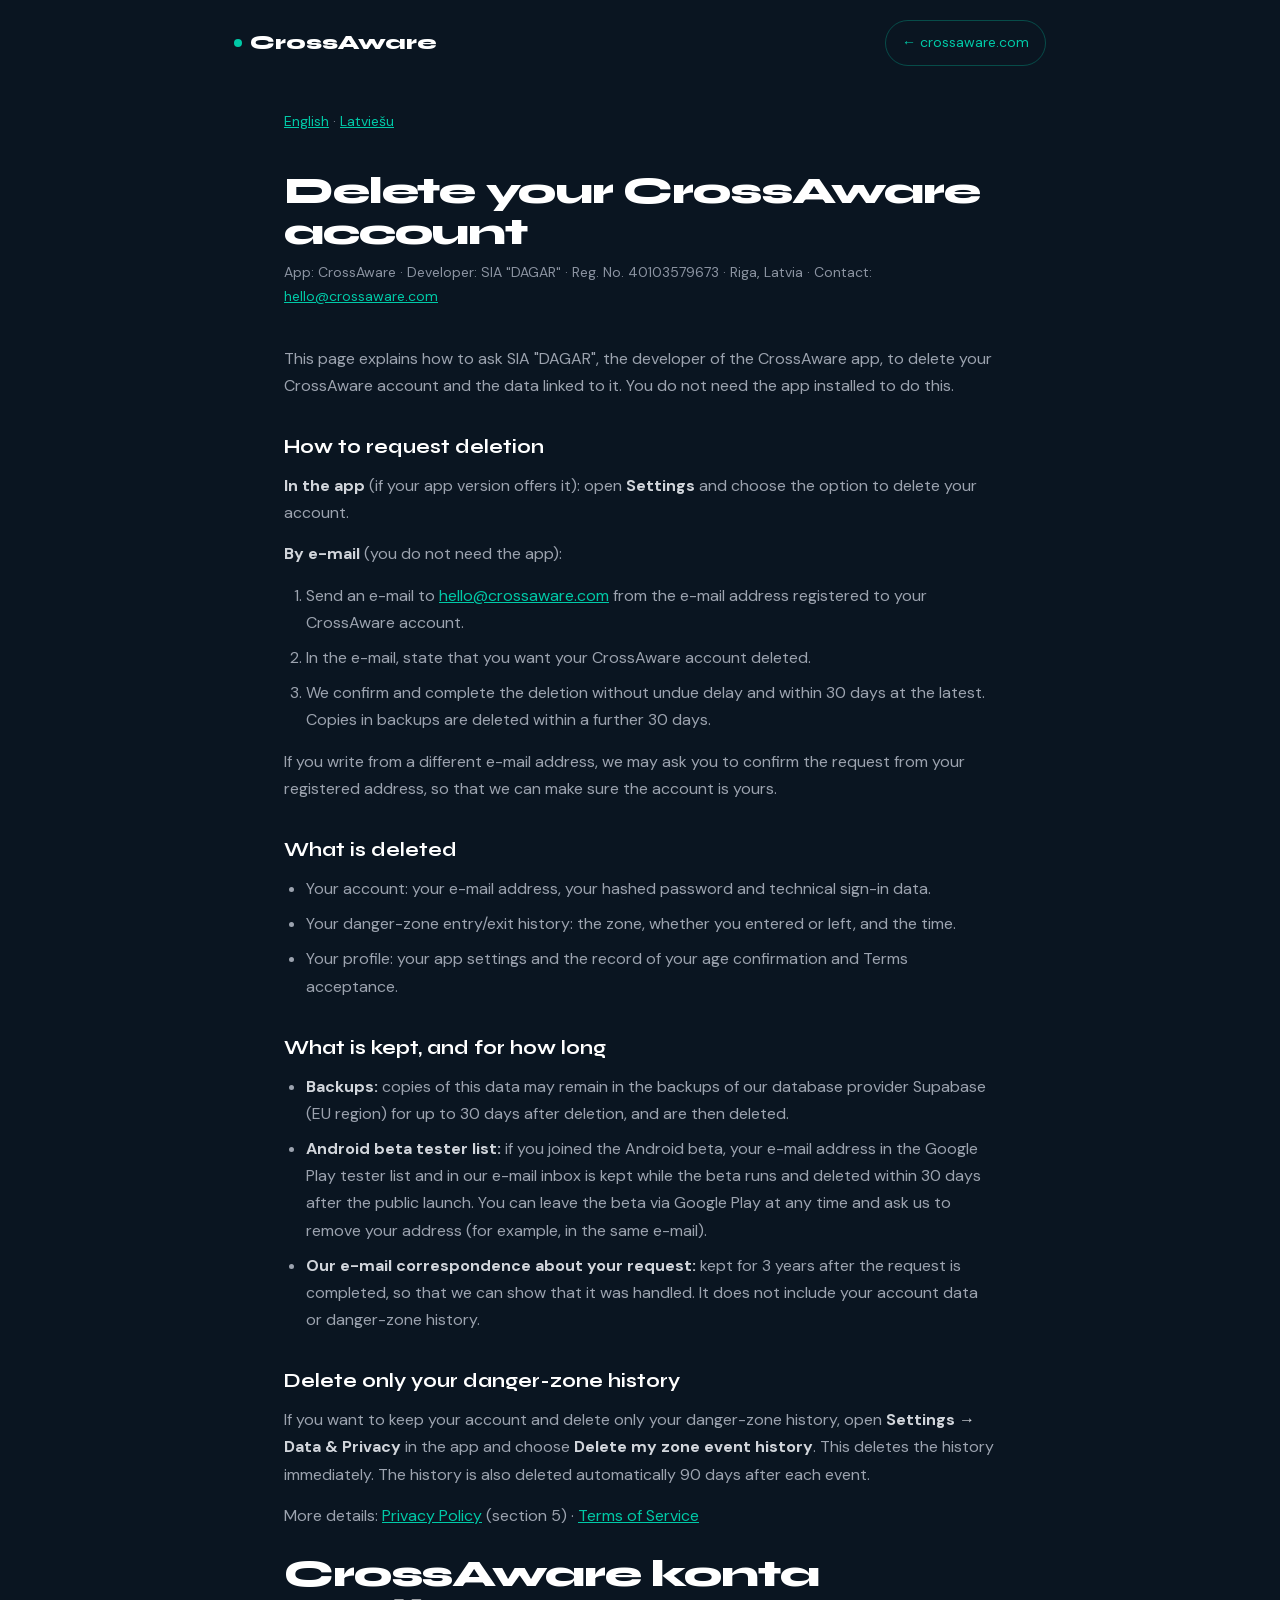
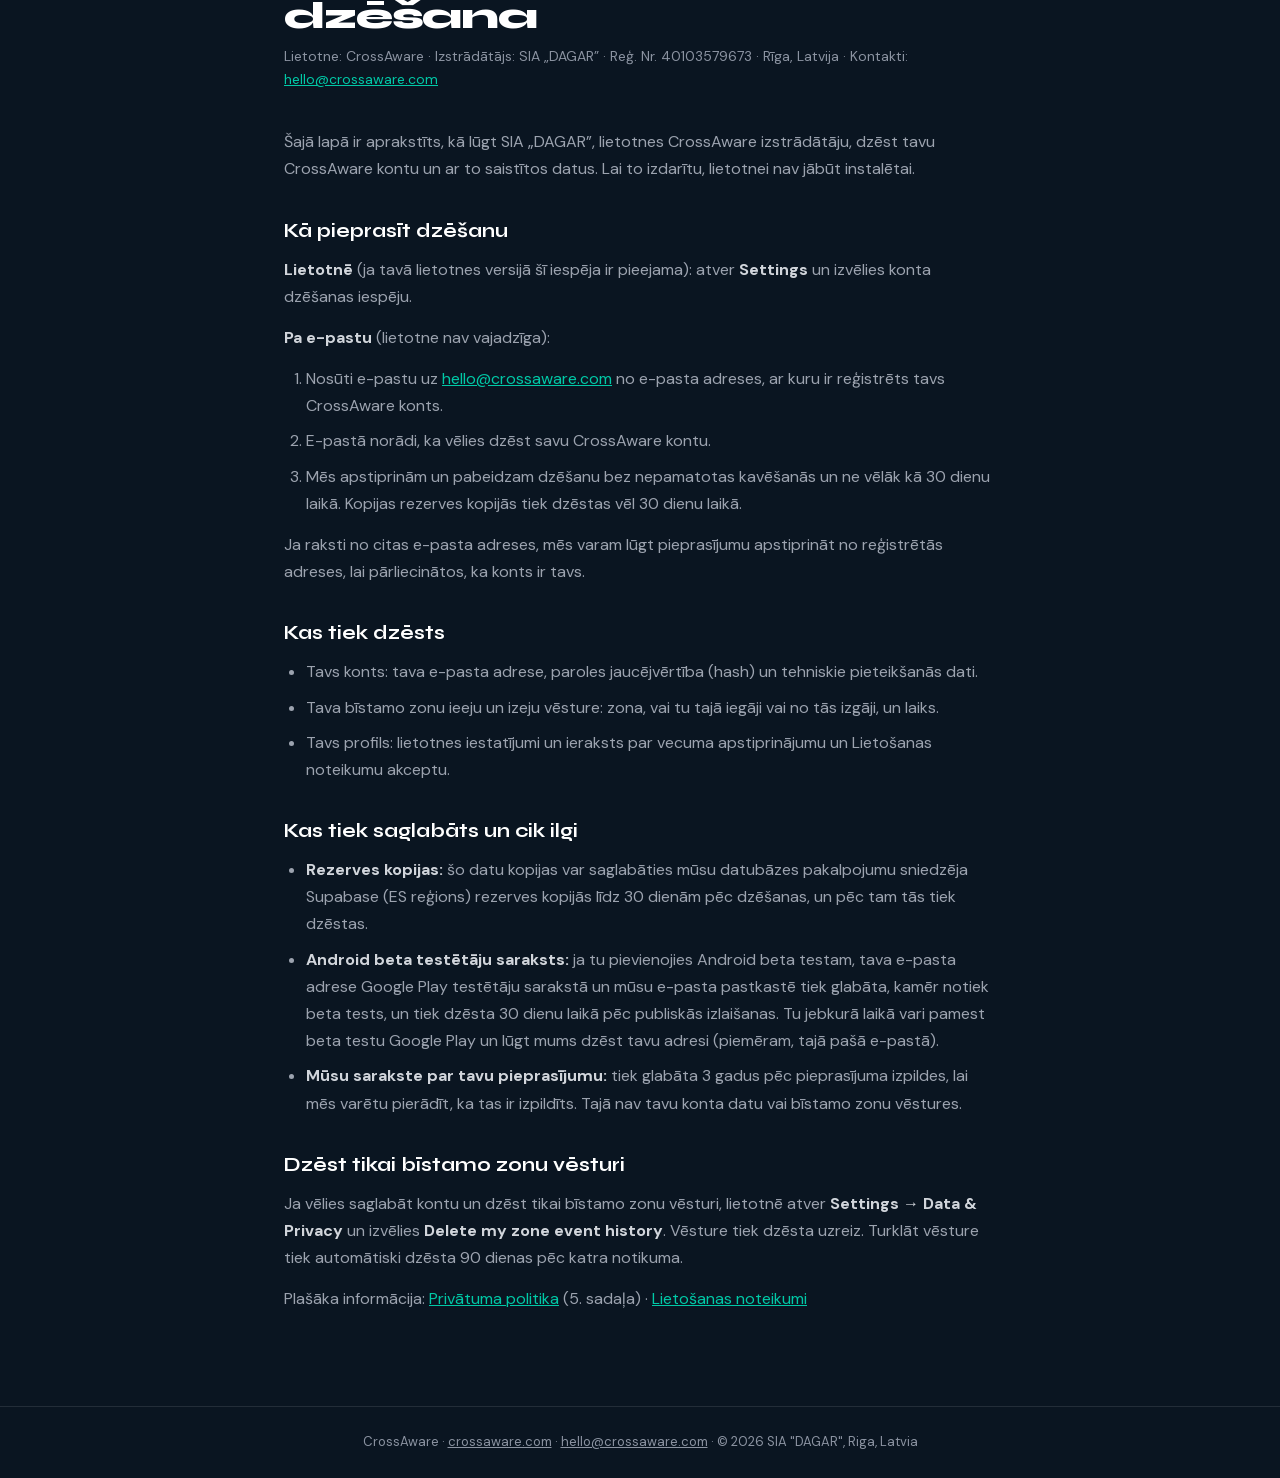
<file: delete-account.html>
<!DOCTYPE html>
<html lang="en">
<head>
<meta charset="UTF-8">
<meta name="viewport" content="width=device-width, initial-scale=1.0">
<title>Delete your account · Konta dzēšana — CrossAware</title>
<meta name="description" content="How to request deletion of your CrossAware account and what data is deleted. Kā pieprasīt CrossAware konta dzēšanu un kādi dati tiek dzēsti.">
<link rel="canonical" href="https://crossaware.com/delete-account.html">
<meta name="robots" content="index,follow">
<meta property="og:type" content="website">
<meta property="og:site_name" content="CrossAware">
<meta property="og:url" content="https://crossaware.com/delete-account.html">
<meta property="og:title" content="Delete your account — CrossAware">
<meta property="og:description" content="How to request deletion of your CrossAware account and what data is deleted.">
<meta property="og:image" content="https://crossaware.com/og-image.png">
<meta property="og:image:width" content="1200">
<meta property="og:image:height" content="630">
<meta name="twitter:card" content="summary_large_image">
<meta name="twitter:title" content="Delete your account — CrossAware">
<meta name="twitter:description" content="How to request deletion of your CrossAware account and what data is deleted.">
<meta name="twitter:image" content="https://crossaware.com/og-image.png">
<link rel="preload" href="/fonts/syne-latin.woff2" as="font" type="font/woff2" crossorigin>
<link rel="preload" href="/fonts/dm-sans-latin.woff2" as="font" type="font/woff2" crossorigin>
<link href="/fonts/fonts.css" rel="stylesheet">
<style>
  :root{--navy:#0D1B2A;--navy2:#0A1521;--teal:#00C9A7;--blue:#2563EB;--muted:#9CA3AF;--dim:#8B93A1;--border:rgba(255,255,255,0.1)}
  *{margin:0;padding:0;box-sizing:border-box}
  body{background:var(--navy2);color:#E5E7EB;font-family:var(--font-body);font-size:var(--fs-body);line-height:var(--lh-relaxed)}
  nav{display:flex;align-items:center;justify-content:space-between;padding:20px 24px;max-width:860px;margin:0 auto}
  .logo{display:flex;align-items:center;gap:8px;font-family:var(--font-display);font-weight:var(--fw-black);font-size:19px;color:#fff;text-decoration:none}
  .logo .dot{width:8px;height:8px;border-radius:50%;background:var(--teal)}
  nav a.back{color:var(--teal);text-decoration:none;font-size:var(--fs-body-sm);padding:10px 16px;border:1px solid rgba(0,201,167,0.3);border-radius:100px}
  main{max-width:760px;margin:0 auto;padding:24px 24px 80px}
  h1,.h1{font-family:var(--font-display);font-size:var(--fs-h1-doc);font-weight:var(--fw-black);line-height:var(--lh-heading);color:#fff;letter-spacing:var(--ls-display);margin:24px 0 8px}
  .meta{color:var(--dim);font-size:var(--fs-body-sm);margin-bottom:36px}
  .tldr{background:rgba(0,201,167,0.08);border:1px solid rgba(0,201,167,0.3);border-radius:16px;padding:20px 22px;margin-bottom:36px}
  .tldr b{color:var(--teal)}
  h2{font-family:var(--font-display);font-size:var(--fs-h3);font-weight:var(--fw-bold);line-height:var(--lh-snug);color:#fff;margin:36px 0 12px}
  p{color:var(--muted);margin-bottom:14px}
  ul,ol{margin:0 0 14px 22px;color:var(--muted)}
  li{margin-bottom:8px}
  b,strong{color:#D1D5DB}
  a{color:var(--teal)}
  table{width:100%;border-collapse:collapse;margin:16px 0 20px;font-size:var(--fs-body-sm)}
  th{background:rgba(255,255,255,0.06);color:#fff;text-align:left;padding:10px 12px;border:1px solid var(--border)}
  td{padding:10px 12px;border:1px solid var(--border);color:var(--muted);vertical-align:top}
  .warn{background:rgba(239,68,68,0.08);border:1px solid rgba(239,68,68,0.4);border-radius:16px;padding:20px 22px;margin:20px 0}
  .warn b{color:#FCA5A5}
  footer{border-top:1px solid var(--border);padding:24px;text-align:center;color:var(--dim);font-size:var(--fs-small)}
  footer a{color:var(--dim)}
  @media(max-width:640px){table{font-size:var(--fs-xs)}th,td{padding:8px}}
</style>

<script type="application/ld+json">
{
  "@context": "https://schema.org",
  "@type": "Article",
  "headline": "Delete your CrossAware account",
  "description": "How to request deletion of your CrossAware account and what data is deleted.",
  "url": "https://crossaware.com/delete-account.html",
  "mainEntityOfPage": "https://crossaware.com/delete-account.html",
  "dateModified": "2026-10-26",
  "inLanguage": ["en", "lv"],
  "author": { "@id": "https://crossaware.com/#organization" },
  "publisher": { "@id": "https://crossaware.com/#organization" }
}
</script>
</head>
<body>
<nav>
  <a class="logo" href="/"><span class="dot"></span>CrossAware</a>
  <a class="back" href="/">← crossaware.com</a>
</nav>
<main>
  <div class="meta"><a href="#en">English</a> · <a href="#lv">Latviešu</a></div>

  <section id="en">
  <h1>Delete your CrossAware account</h1>
  <div class="meta">App: CrossAware · Developer: SIA "DAGAR" · Reg. No. 40103579673 · Riga, Latvia · Contact: <a href="mailto:hello@crossaware.com">hello@crossaware.com</a></div>

  <p>This page explains how to ask SIA "DAGAR", the developer of the CrossAware app, to delete your CrossAware account and the data linked to it. You do not need the app installed to do this.</p>

  <h2>How to request deletion</h2>
  <p><b>In the app</b> (if your app version offers it): open <b>Settings</b> and choose the option to delete your account.</p>
  <p><b>By e-mail</b> (you do not need the app):</p>
  <ol>
    <li>Send an e-mail to <a href="mailto:hello@crossaware.com">hello@crossaware.com</a> from the e-mail address registered to your CrossAware account.</li>
    <li>In the e-mail, state that you want your CrossAware account deleted.</li>
    <li>We confirm and complete the deletion without undue delay and within 30 days at the latest. Copies in backups are deleted within a further 30 days.</li>
  </ol>
  <p>If you write from a different e-mail address, we may ask you to confirm the request from your registered address, so that we can make sure the account is yours.</p>

  <h2>What is deleted</h2>
  <ul>
    <li>Your account: your e-mail address, your hashed password and technical sign-in data.</li>
    <li>Your danger-zone entry/exit history: the zone, whether you entered or left, and the time.</li>
    <li>Your profile: your app settings and the record of your age confirmation and Terms acceptance.</li>
  </ul>

  <h2>What is kept, and for how long</h2>
  <ul>
    <li><b>Backups:</b> copies of this data may remain in the backups of our database provider Supabase (EU region) for up to 30 days after deletion, and are then deleted.</li>
    <li><b>Android beta tester list:</b> if you joined the Android beta, your e-mail address in the Google Play tester list and in our e-mail inbox is kept while the beta runs and deleted within 30 days after the public launch. You can leave the beta via Google Play at any time and ask us to remove your address (for example, in the same e-mail).</li>
    <li><b>Our e-mail correspondence about your request:</b> kept for 3 years after the request is completed, so that we can show that it was handled. It does not include your account data or danger-zone history.</li>
  </ul>

  <h2>Delete only your danger-zone history</h2>
  <p>If you want to keep your account and delete only your danger-zone history, open <b>Settings &rarr; Data &amp; Privacy</b> in the app and choose <b>Delete my zone event history</b>. This deletes the history immediately. The history is also deleted automatically 90 days after each event.</p>

  <p>More details: <a href="/privacy.html">Privacy Policy</a> (section 5) · <a href="/terms.html">Terms of Service</a></p>
  </section>

  <section id="lv" lang="lv">
  <div class="h1" role="heading" aria-level="2">CrossAware konta dzēšana</div>
  <div class="meta">Lietotne: CrossAware · Izstrādātājs: SIA „DAGAR” · Reģ. Nr. 40103579673 · Rīga, Latvija · Kontakti: <a href="mailto:hello@crossaware.com">hello@crossaware.com</a></div>

  <p>Šajā lapā ir aprakstīts, kā lūgt SIA „DAGAR”, lietotnes CrossAware izstrādātāju, dzēst tavu CrossAware kontu un ar to saistītos datus. Lai to izdarītu, lietotnei nav jābūt instalētai.</p>

  <h2>Kā pieprasīt dzēšanu</h2>
  <p><b>Lietotnē</b> (ja tavā lietotnes versijā šī iespēja ir pieejama): atver <b>Settings</b> un izvēlies konta dzēšanas iespēju.</p>
  <p><b>Pa e-pastu</b> (lietotne nav vajadzīga):</p>
  <ol>
    <li>Nosūti e-pastu uz <a href="mailto:hello@crossaware.com">hello@crossaware.com</a> no e-pasta adreses, ar kuru ir reģistrēts tavs CrossAware konts.</li>
    <li>E-pastā norādi, ka vēlies dzēst savu CrossAware kontu.</li>
    <li>Mēs apstiprinām un pabeidzam dzēšanu bez nepamatotas kavēšanās un ne vēlāk kā 30 dienu laikā. Kopijas rezerves kopijās tiek dzēstas vēl 30 dienu laikā.</li>
  </ol>
  <p>Ja raksti no citas e-pasta adreses, mēs varam lūgt pieprasījumu apstiprināt no reģistrētās adreses, lai pārliecinātos, ka konts ir tavs.</p>

  <h2>Kas tiek dzēsts</h2>
  <ul>
    <li>Tavs konts: tava e-pasta adrese, paroles jaucējvērtība (hash) un tehniskie pieteikšanās dati.</li>
    <li>Tava bīstamo zonu ieeju un izeju vēsture: zona, vai tu tajā iegāji vai no tās izgāji, un laiks.</li>
    <li>Tavs profils: lietotnes iestatījumi un ieraksts par vecuma apstiprinājumu un Lietošanas noteikumu akceptu.</li>
  </ul>

  <h2>Kas tiek saglabāts un cik ilgi</h2>
  <ul>
    <li><b>Rezerves kopijas:</b> šo datu kopijas var saglabāties mūsu datubāzes pakalpojumu sniedzēja Supabase (ES reģions) rezerves kopijās līdz 30 dienām pēc dzēšanas, un pēc tam tās tiek dzēstas.</li>
    <li><b>Android beta testētāju saraksts:</b> ja tu pievienojies Android beta testam, tava e-pasta adrese Google Play testētāju sarakstā un mūsu e-pasta pastkastē tiek glabāta, kamēr notiek beta tests, un tiek dzēsta 30 dienu laikā pēc publiskās izlaišanas. Tu jebkurā laikā vari pamest beta testu Google Play un lūgt mums dzēst tavu adresi (piemēram, tajā pašā e-pastā).</li>
    <li><b>Mūsu sarakste par tavu pieprasījumu:</b> tiek glabāta 3 gadus pēc pieprasījuma izpildes, lai mēs varētu pierādīt, ka tas ir izpildīts. Tajā nav tavu konta datu vai bīstamo zonu vēstures.</li>
  </ul>

  <h2>Dzēst tikai bīstamo zonu vēsturi</h2>
  <p>Ja vēlies saglabāt kontu un dzēst tikai bīstamo zonu vēsturi, lietotnē atver <b>Settings &rarr; Data &amp; Privacy</b> un izvēlies <b>Delete my zone event history</b>. Vēsture tiek dzēsta uzreiz. Turklāt vēsture tiek automātiski dzēsta 90 dienas pēc katra notikuma.</p>

  <p>Plašāka informācija: <a href="/lv/privacy.html">Privātuma politika</a> (5. sadaļa) · <a href="/lv/terms.html">Lietošanas noteikumi</a></p>
  </section>
</main>
<footer>CrossAware · <a href="/">crossaware.com</a> · <a href="mailto:hello@crossaware.com">hello@crossaware.com</a> · © 2026 SIA "DAGAR", Riga, Latvia</footer>
</body>
</html>
</file>
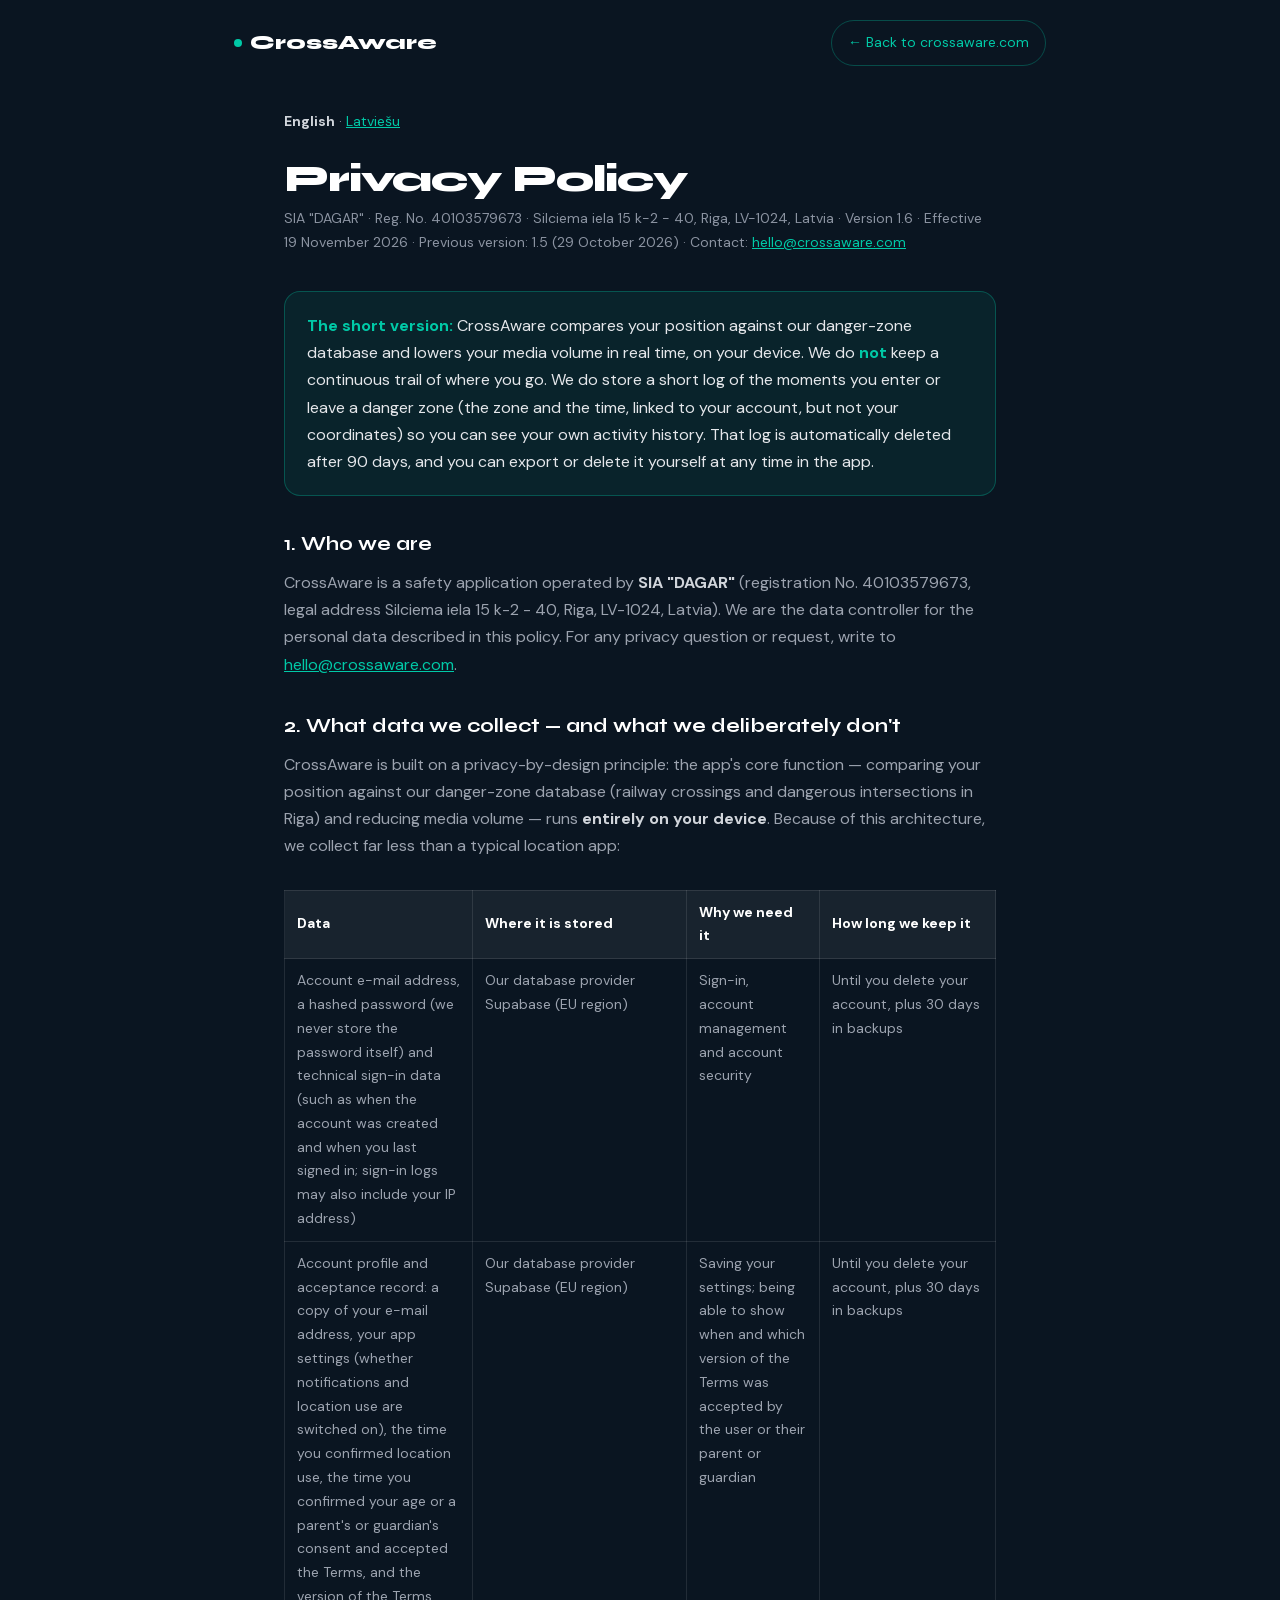
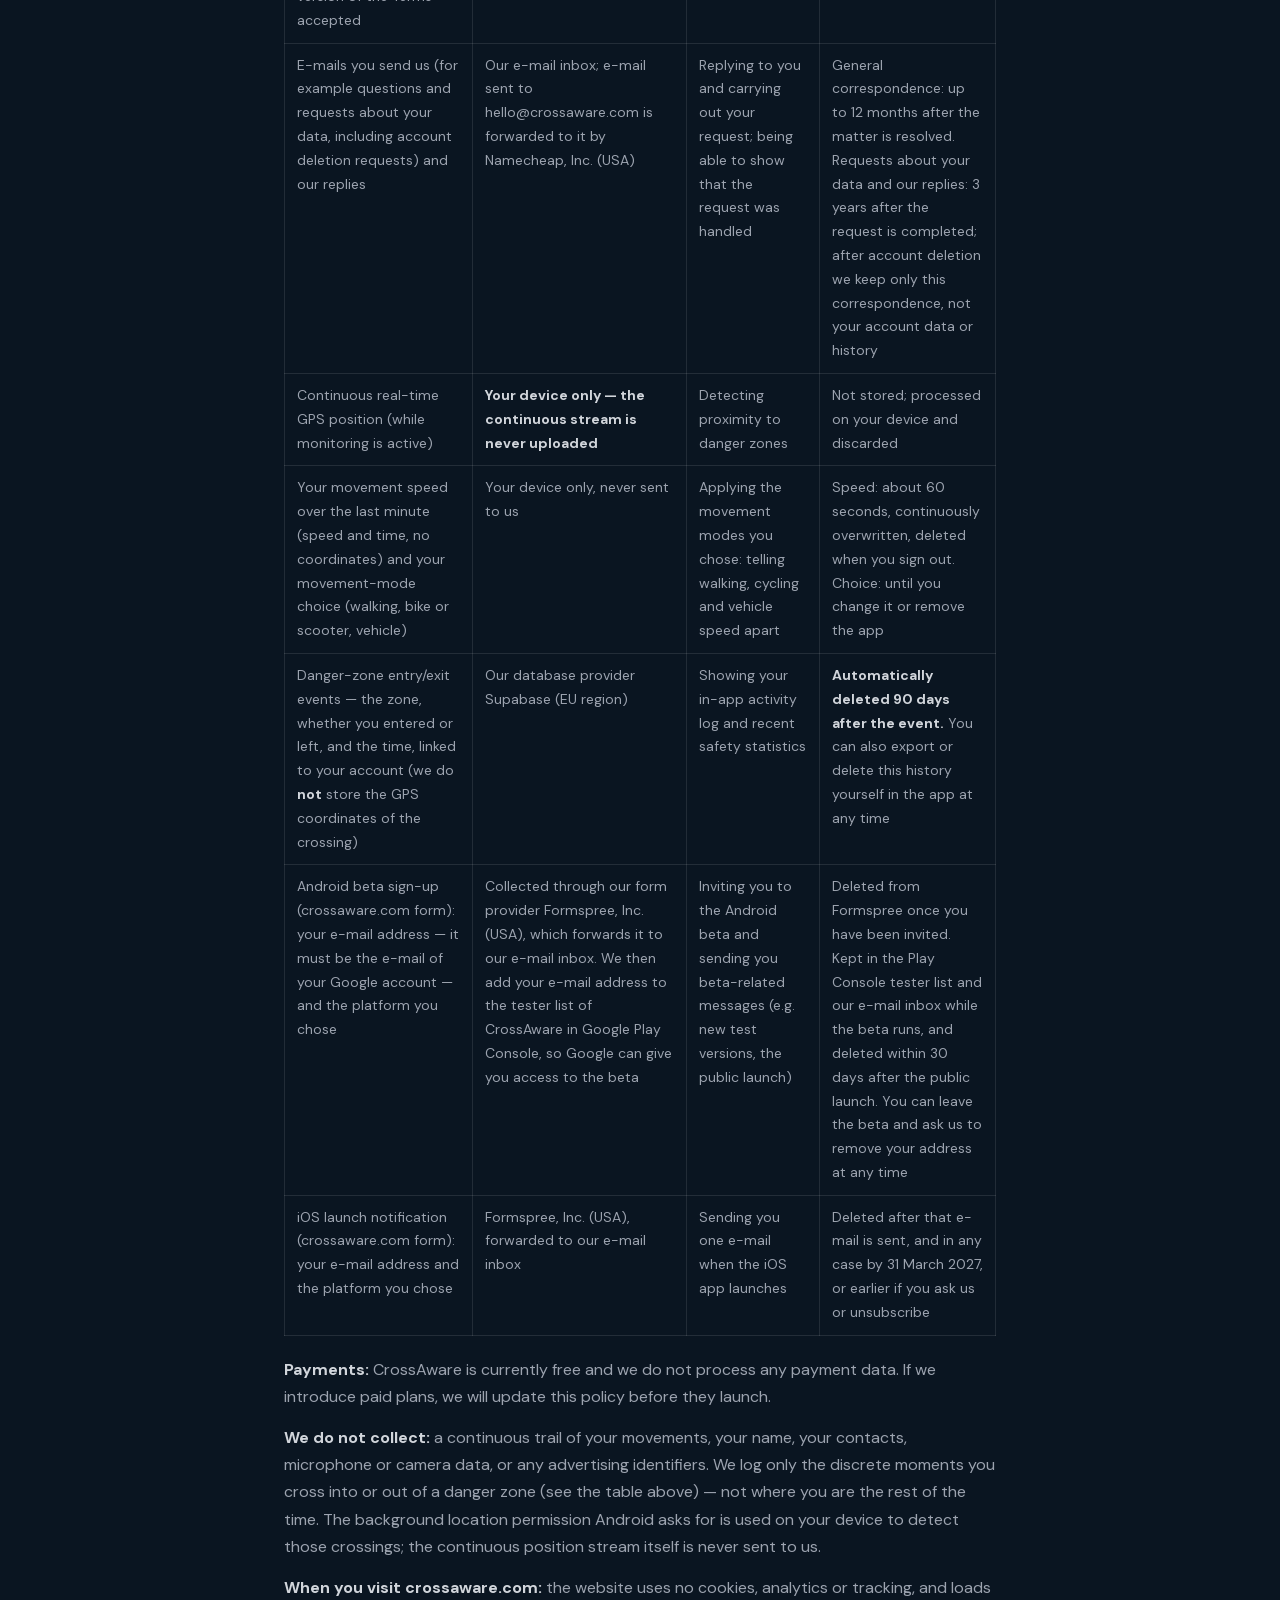
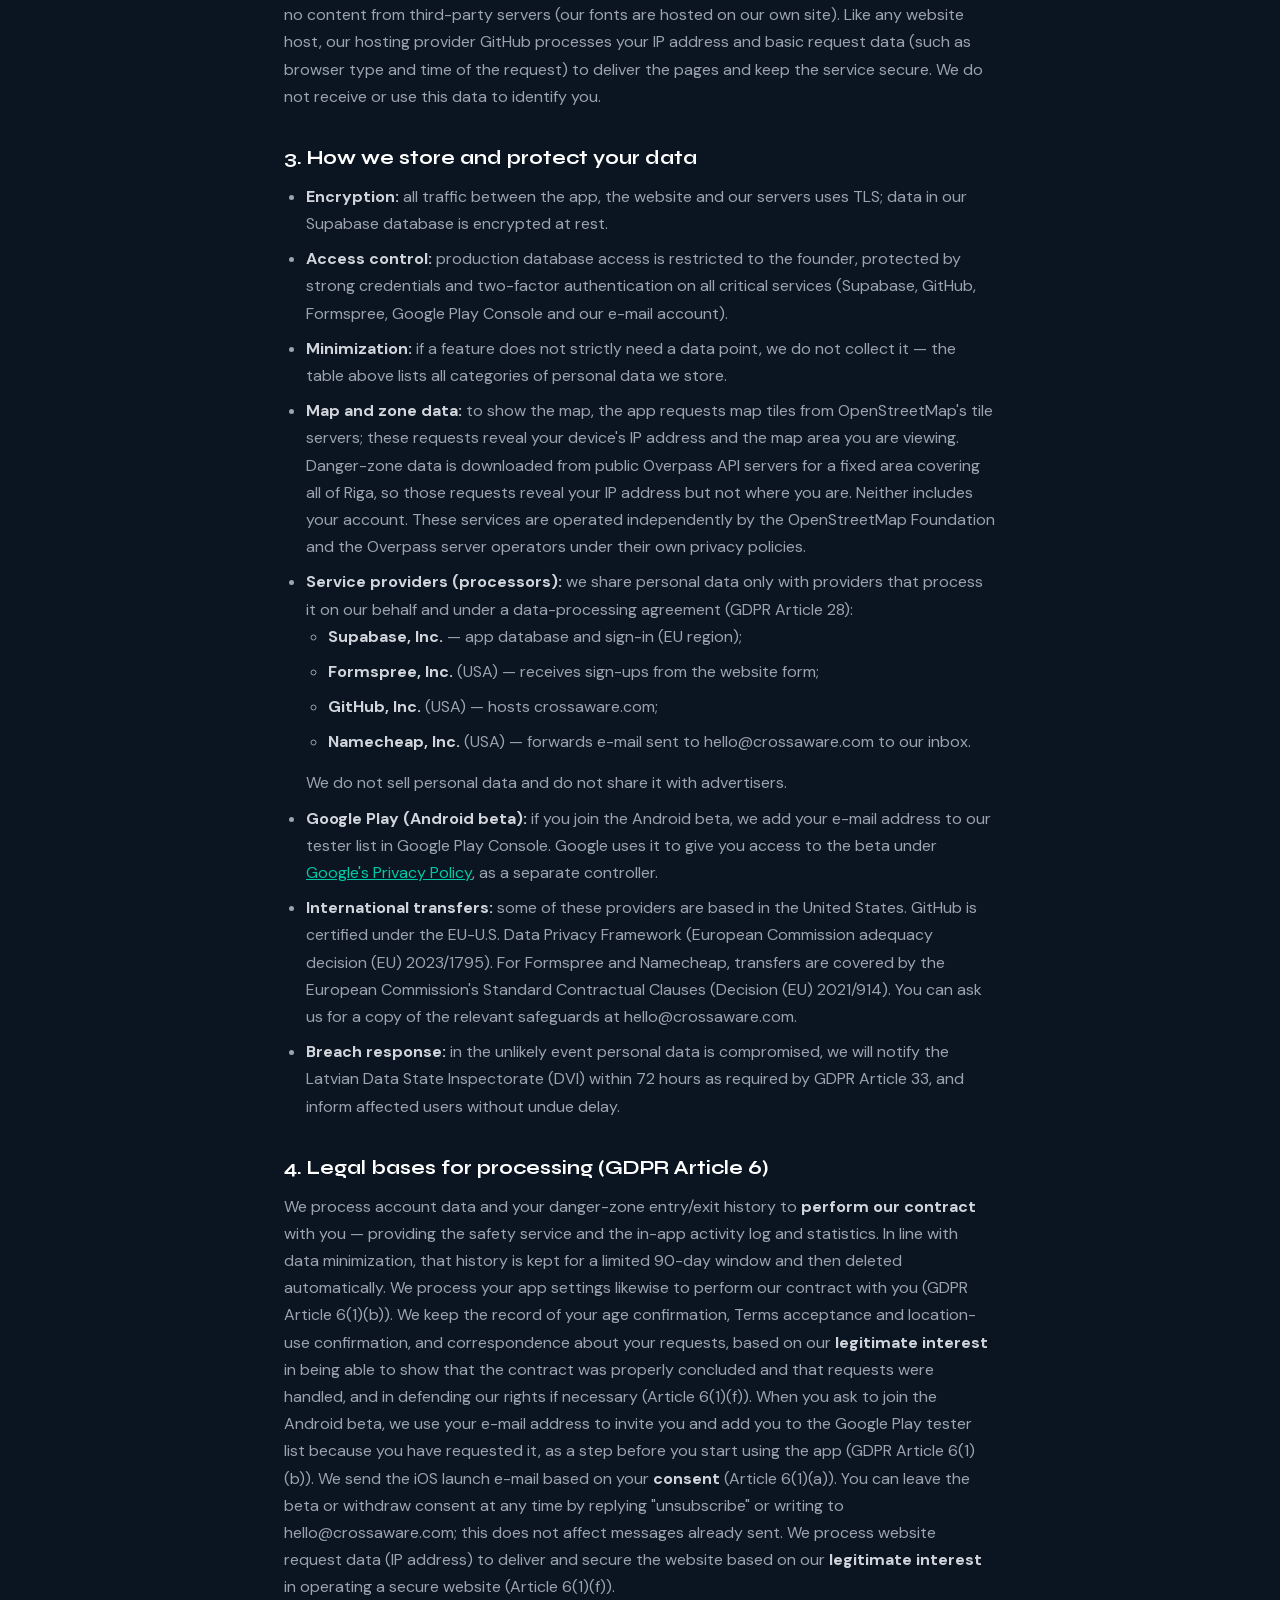
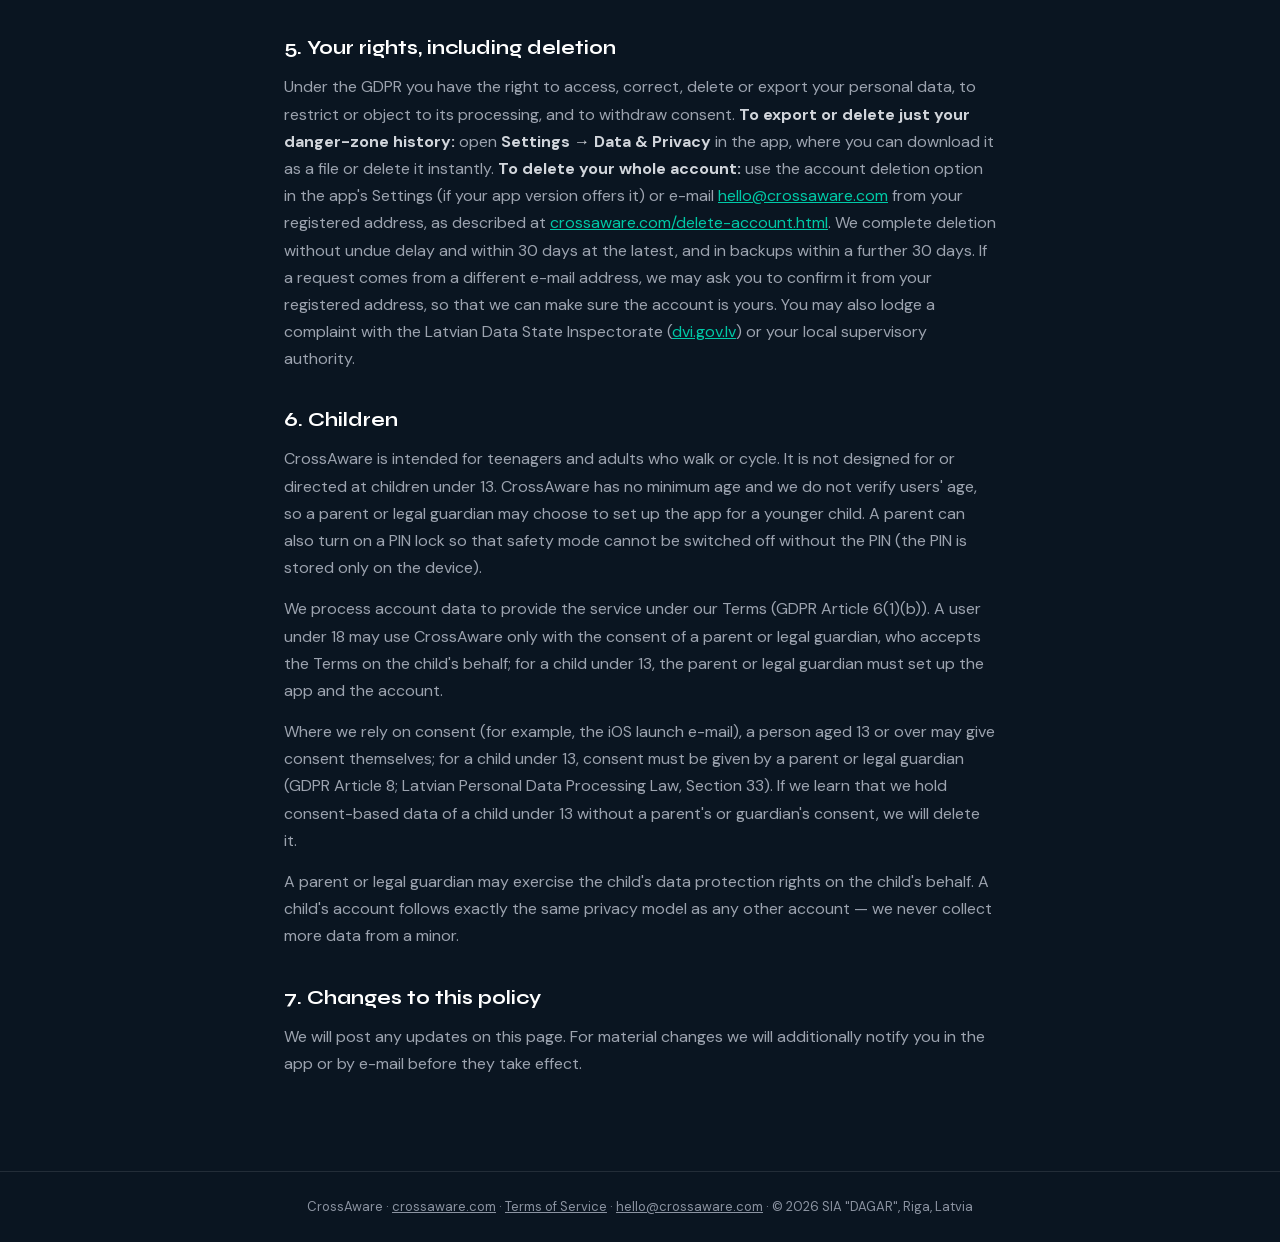
<file: privacy.html>
<!DOCTYPE html>
<html lang="en">
<head>
<meta charset="UTF-8">
<meta name="viewport" content="width=device-width, initial-scale=1.0">
<title>Privacy Policy — CrossAware</title>
<meta name="description" content="How CrossAware handles your data: location is processed on your device, zone history is kept 90 days, and you can export or delete it in the app.">
<link rel="canonical" href="https://crossaware.com/privacy.html">
<link rel="alternate" hreflang="en" href="https://crossaware.com/privacy.html">
<link rel="alternate" hreflang="lv" href="https://crossaware.com/lv/privacy.html">
<link rel="alternate" hreflang="x-default" href="https://crossaware.com/privacy.html">
<meta property="og:type" content="website">
<meta property="og:site_name" content="CrossAware">
<meta property="og:url" content="https://crossaware.com/privacy.html">
<meta property="og:title" content="Privacy Policy — CrossAware">
<meta property="og:description" content="How CrossAware handles your data: location is processed on your device, zone history is kept 90 days, and you can export or delete it in the app.">
<meta property="og:image" content="https://crossaware.com/og-image.png">
<meta property="og:image:width" content="1200">
<meta property="og:image:height" content="630">
<meta name="twitter:card" content="summary_large_image">
<meta name="twitter:title" content="Privacy Policy — CrossAware">
<meta name="twitter:description" content="How CrossAware handles your data: location is processed on your device, zone history is kept 90 days, and you can export or delete it in the app.">
<meta name="twitter:image" content="https://crossaware.com/og-image.png">
<link rel="preload" href="/fonts/syne-latin.woff2" as="font" type="font/woff2" crossorigin>
<link rel="preload" href="/fonts/dm-sans-latin.woff2" as="font" type="font/woff2" crossorigin>
<link href="/fonts/fonts.css" rel="stylesheet">
<style>
  :root{--navy:#0D1B2A;--navy2:#0A1521;--teal:#00C9A7;--blue:#2563EB;--muted:#9CA3AF;--dim:#8B93A1;--border:rgba(255,255,255,0.1)}
  *{margin:0;padding:0;box-sizing:border-box}
  body{background:var(--navy2);color:#E5E7EB;font-family:var(--font-body);font-size:var(--fs-body);line-height:var(--lh-relaxed)}
  nav{display:flex;align-items:center;justify-content:space-between;padding:20px 24px;max-width:860px;margin:0 auto}
  .logo{display:flex;align-items:center;gap:8px;font-family:var(--font-display);font-weight:var(--fw-black);font-size:19px;color:#fff;text-decoration:none}
  .logo .dot{width:8px;height:8px;border-radius:50%;background:var(--teal)}
  nav a.back{color:var(--teal);text-decoration:none;font-size:var(--fs-body-sm);padding:10px 16px;border:1px solid rgba(0,201,167,0.3);border-radius:100px}
  main{max-width:760px;margin:0 auto;padding:24px 24px 80px}
  h1{font-family:var(--font-display);font-size:var(--fs-h1-doc);font-weight:var(--fw-black);line-height:var(--lh-heading);color:#fff;letter-spacing:var(--ls-display);margin:24px 0 8px}
  .meta{color:var(--dim);font-size:var(--fs-body-sm);margin-bottom:36px}
  .lang{font-size:var(--fs-body-sm);margin:0}
  .tldr{background:rgba(0,201,167,0.08);border:1px solid rgba(0,201,167,0.3);border-radius:16px;padding:20px 22px;margin-bottom:36px}
  .tldr b{color:var(--teal)}
  h2{font-family:var(--font-display);font-size:var(--fs-h3);font-weight:var(--fw-bold);line-height:var(--lh-snug);color:#fff;margin:36px 0 12px}
  p{color:var(--muted);margin-bottom:14px}
  ul{margin:0 0 14px 22px;color:var(--muted)}
  li{margin-bottom:8px}
  b,strong{color:#D1D5DB}
  a{color:var(--teal)}
  table{width:100%;border-collapse:collapse;margin:16px 0 20px;font-size:var(--fs-body-sm)}
  th{background:rgba(255,255,255,0.06);color:#fff;text-align:left;padding:10px 12px;border:1px solid var(--border)}
  td{padding:10px 12px;border:1px solid var(--border);color:var(--muted);vertical-align:top}
  .warn{background:rgba(239,68,68,0.08);border:1px solid rgba(239,68,68,0.4);border-radius:16px;padding:20px 22px;margin:20px 0}
  .warn b{color:#FCA5A5}
  footer{border-top:1px solid var(--border);padding:24px;text-align:center;color:var(--dim);font-size:var(--fs-small)}
  footer a{color:var(--dim)}
  .tscroll{overflow-x:auto}
  @media(max-width:640px){table{font-size:var(--fs-xs);min-width:560px}th,td{padding:8px}}
</style>

</head>
<body>
<nav>
  <a class="logo" href="/"><span class="dot"></span>CrossAware</a>
  <a class="back" href="/">← Back to crossaware.com</a>
</nav>
<main>
  <p class="lang"><b>English</b> · <a href="/lv/privacy.html" hreflang="lv" lang="lv">Latviešu</a></p>
  <h1>Privacy Policy</h1>
  <div class="meta">SIA "DAGAR" · Reg. No. 40103579673 · Silciema iela 15 k-2 - 40, Riga, LV-1024, Latvia · Version 1.6 · Effective 19 November 2026 · Previous version: 1.5 (29 October 2026) · Contact: <a href="mailto:hello@crossaware.com">hello@crossaware.com</a></div>

  <div class="tldr"><b>The short version:</b> CrossAware compares your position against our danger-zone database and lowers your media volume in real time, on your device. We do <b>not</b> keep a continuous trail of where you go. We do store a short log of the moments you enter or leave a danger zone (the zone and the time, linked to your account, but not your coordinates) so you can see your own activity history. That log is automatically deleted after 90 days, and you can export or delete it yourself at any time in the app.</div>

  <h2>1. Who we are</h2>
  <p>CrossAware is a safety application operated by <b>SIA "DAGAR"</b> (registration No. 40103579673, legal address Silciema iela 15 k-2 - 40, Riga, LV-1024, Latvia). We are the data controller for the personal data described in this policy. For any privacy question or request, write to <a href="mailto:hello@crossaware.com">hello@crossaware.com</a>.</p>

  <h2 id="data">2. What data we collect — and what we deliberately don't</h2>
  <p>CrossAware is built on a privacy-by-design principle: the app's core function — comparing your position against our danger-zone database (railway crossings and dangerous intersections in Riga) and reducing media volume — runs <b>entirely on your device</b>. Because of this architecture, we collect far less than a typical location app:</p>
  <div class="tscroll" role="region" aria-labelledby="data" tabindex="0">
  <table>
    <tr><th>Data</th><th>Where it is stored</th><th>Why we need it</th><th>How long we keep it</th></tr>
    <tr><td>Account e-mail address, a hashed password (we never store the password itself) and technical sign-in data (such as when the account was created and when you last signed in; sign-in logs may also include your IP address)</td><td>Our database provider Supabase (EU region)</td><td>Sign-in, account management and account security</td><td>Until you delete your account, plus 30 days in backups</td></tr>
    <tr><td>Account profile and acceptance record: a copy of your e-mail address, your app settings (whether notifications and location use are switched on), the time you confirmed location use, the time you confirmed your age or a parent's or guardian's consent and accepted the Terms, and the version of the Terms accepted</td><td>Our database provider Supabase (EU region)</td><td>Saving your settings; being able to show when and which version of the Terms was accepted by the user or their parent or guardian</td><td>Until you delete your account, plus 30 days in backups</td></tr>
    <tr><td>E-mails you send us (for example questions and requests about your data, including account deletion requests) and our replies</td><td>Our e-mail inbox; e-mail sent to hello@crossaware.com is forwarded to it by Namecheap, Inc. (USA)</td><td>Replying to you and carrying out your request; being able to show that the request was handled</td><td>General correspondence: up to 12 months after the matter is resolved. Requests about your data and our replies: 3 years after the request is completed; after account deletion we keep only this correspondence, not your account data or history</td></tr>
    <tr><td>Continuous real-time GPS position (while monitoring is active)</td><td><b>Your device only — the continuous stream is never uploaded</b></td><td>Detecting proximity to danger zones</td><td>Not stored; processed on your device and discarded</td></tr>
    <tr><td>Your movement speed over the last minute (speed and time, no coordinates) and your movement-mode choice (walking, bike or scooter, vehicle)</td><td>Your device only, never sent to us</td><td>Applying the movement modes you chose: telling walking, cycling and vehicle speed apart</td><td>Speed: about 60 seconds, continuously overwritten, deleted when you sign out. Choice: until you change it or remove the app</td></tr>
    <tr><td>Danger-zone entry/exit events — the zone, whether you entered or left, and the time, linked to your account (we do <b>not</b> store the GPS coordinates of the crossing)</td><td>Our database provider Supabase (EU region)</td><td>Showing your in-app activity log and recent safety statistics</td><td><b>Automatically deleted 90 days after the event.</b> You can also export or delete this history yourself in the app at any time</td></tr>
    <tr><td>Android beta sign-up (crossaware.com form): your e-mail address — it must be the e-mail of your Google account — and the platform you chose</td><td>Collected through our form provider Formspree, Inc. (USA), which forwards it to our e-mail inbox. We then add your e-mail address to the tester list of CrossAware in Google Play Console, so Google can give you access to the beta</td><td>Inviting you to the Android beta and sending you beta-related messages (e.g. new test versions, the public launch)</td><td>Deleted from Formspree once you have been invited. Kept in the Play Console tester list and our e-mail inbox while the beta runs, and deleted within 30 days after the public launch. You can leave the beta and ask us to remove your address at any time</td></tr>
    <tr><td>iOS launch notification (crossaware.com form): your e-mail address and the platform you chose</td><td>Formspree, Inc. (USA), forwarded to our e-mail inbox</td><td>Sending you one e-mail when the iOS app launches</td><td>Deleted after that e-mail is sent, and in any case by 31 March 2027, or earlier if you ask us or unsubscribe</td></tr>
  </table>
  </div>
  <p><b>Payments:</b> CrossAware is currently free and we do not process any payment data. If we introduce paid plans, we will update this policy before they launch.</p>
  <p><b>We do not collect:</b> a continuous trail of your movements, your name, your contacts, microphone or camera data, or any advertising identifiers. We log only the discrete moments you cross into or out of a danger zone (see the table above) — not where you are the rest of the time. The background location permission Android asks for is used on your device to detect those crossings; the continuous position stream itself is never sent to us.</p>
  <p><b>When you visit crossaware.com:</b> the website uses no cookies, analytics or tracking, and loads no content from third-party servers (our fonts are hosted on our own site). Like any website host, our hosting provider GitHub processes your IP address and basic request data (such as browser type and time of the request) to deliver the pages and keep the service secure. We do not receive or use this data to identify you.</p>

  <h2>3. How we store and protect your data</h2>
  <ul>
    <li><b>Encryption:</b> all traffic between the app, the website and our servers uses TLS; data in our Supabase database is encrypted at rest.</li>
    <li><b>Access control:</b> production database access is restricted to the founder, protected by strong credentials and two-factor authentication on all critical services (Supabase, GitHub, Formspree, Google Play Console and our e-mail account).</li>
    <li><b>Minimization:</b> if a feature does not strictly need a data point, we do not collect it — the table above lists all categories of personal data we store.</li>
    <li><b>Map and zone data:</b> to show the map, the app requests map tiles from OpenStreetMap's tile servers; these requests reveal your device's IP address and the map area you are viewing. Danger-zone data is downloaded from public Overpass API servers for a fixed area covering all of Riga, so those requests reveal your IP address but not where you are. Neither includes your account. These services are operated independently by the OpenStreetMap Foundation and the Overpass server operators under their own privacy policies.</li>
    <li><b>Service providers (processors):</b> we share personal data only with providers that process it on our behalf and under a data-processing agreement (GDPR Article 28):
      <ul>
        <li><b>Supabase, Inc.</b> — app database and sign-in (EU region);</li>
        <li><b>Formspree, Inc.</b> (USA) — receives sign-ups from the website form;</li>
        <li><b>GitHub, Inc.</b> (USA) — hosts crossaware.com;</li>
        <li><b>Namecheap, Inc.</b> (USA) — forwards e-mail sent to hello@crossaware.com to our inbox.</li>
      </ul>
      We do not sell personal data and do not share it with advertisers.</li>
    <li><b>Google Play (Android beta):</b> if you join the Android beta, we add your e-mail address to our tester list in Google Play Console. Google uses it to give you access to the beta under <a href="https://policies.google.com/privacy" rel="noopener">Google's Privacy Policy</a>, as a separate controller.</li>
    <li><b>International transfers:</b> some of these providers are based in the United States. GitHub is certified under the EU-U.S. Data Privacy Framework (European Commission adequacy decision (EU) 2023/1795). For Formspree and Namecheap, transfers are covered by the European Commission's Standard Contractual Clauses (Decision (EU) 2021/914). You can ask us for a copy of the relevant safeguards at hello@crossaware.com.</li>
    <li><b>Breach response:</b> in the unlikely event personal data is compromised, we will notify the Latvian Data State Inspectorate (DVI) within 72 hours as required by GDPR Article 33, and inform affected users without undue delay.</li>
  </ul>

  <h2>4. Legal bases for processing (GDPR Article 6)</h2>
  <p>We process account data and your danger-zone entry/exit history to <b>perform our contract</b> with you — providing the safety service and the in-app activity log and statistics. In line with data minimization, that history is kept for a limited 90-day window and then deleted automatically. We process your app settings likewise to perform our contract with you (GDPR Article 6(1)(b)). We keep the record of your age confirmation, Terms acceptance and location-use confirmation, and correspondence about your requests, based on our <b>legitimate interest</b> in being able to show that the contract was properly concluded and that requests were handled, and in defending our rights if necessary (Article 6(1)(f)). When you ask to join the Android beta, we use your e-mail address to invite you and add you to the Google Play tester list because you have requested it, as a step before you start using the app (GDPR Article 6(1)(b)). We send the iOS launch e-mail based on your <b>consent</b> (Article 6(1)(a)). You can leave the beta or withdraw consent at any time by replying "unsubscribe" or writing to hello@crossaware.com; this does not affect messages already sent. We process website request data (IP address) to deliver and secure the website based on our <b>legitimate interest</b> in operating a secure website (Article 6(1)(f)).</p>

  <h2>5. Your rights, including deletion</h2>
  <p>Under the GDPR you have the right to access, correct, delete or export your personal data, to restrict or object to its processing, and to withdraw consent. <b>To export or delete just your danger-zone history:</b> open <b>Settings &rarr; Data &amp; Privacy</b> in the app, where you can download it as a file or delete it instantly. <b>To delete your whole account:</b> use the account deletion option in the app's Settings (if your app version offers it) or e-mail <a href="mailto:hello@crossaware.com">hello@crossaware.com</a> from your registered address, as described at <a href="/delete-account.html">crossaware.com/delete-account.html</a>. We complete deletion without undue delay and within 30 days at the latest, and in backups within a further 30 days. If a request comes from a different e-mail address, we may ask you to confirm it from your registered address, so that we can make sure the account is yours. You may also lodge a complaint with the Latvian Data State Inspectorate (<a href="https://www.dvi.gov.lv" rel="noopener">dvi.gov.lv</a>) or your local supervisory authority.</p>

  <h2>6. Children</h2>
  <p>CrossAware is intended for teenagers and adults who walk or cycle. It is not designed for or directed at children under 13. CrossAware has no minimum age and we do not verify users' age, so a parent or legal guardian may choose to set up the app for a younger child. A parent can also turn on a PIN lock so that safety mode cannot be switched off without the PIN (the PIN is stored only on the device).</p>
  <p>We process account data to provide the service under our Terms (GDPR Article 6(1)(b)). A user under 18 may use CrossAware only with the consent of a parent or legal guardian, who accepts the Terms on the child's behalf; for a child under 13, the parent or legal guardian must set up the app and the account.</p>
  <p>Where we rely on consent (for example, the iOS launch e-mail), a person aged 13 or over may give consent themselves; for a child under 13, consent must be given by a parent or legal guardian (GDPR Article 8; Latvian Personal Data Processing Law, Section 33). If we learn that we hold consent-based data of a child under 13 without a parent's or guardian's consent, we will delete it.</p>
  <p>A parent or legal guardian may exercise the child's data protection rights on the child's behalf. A child's account follows exactly the same privacy model as any other account — we never collect more data from a minor.</p>

  <h2>7. Changes to this policy</h2>
  <p>We will post any updates on this page. For material changes we will additionally notify you in the app or by e-mail before they take effect.</p>
</main>
<footer>CrossAware · <a href="/">crossaware.com</a> · <a href="/terms.html">Terms of Service</a> · <a href="mailto:hello@crossaware.com">hello@crossaware.com</a> · © 2026 SIA "DAGAR", Riga, Latvia</footer>
</body>
</html>
</file>
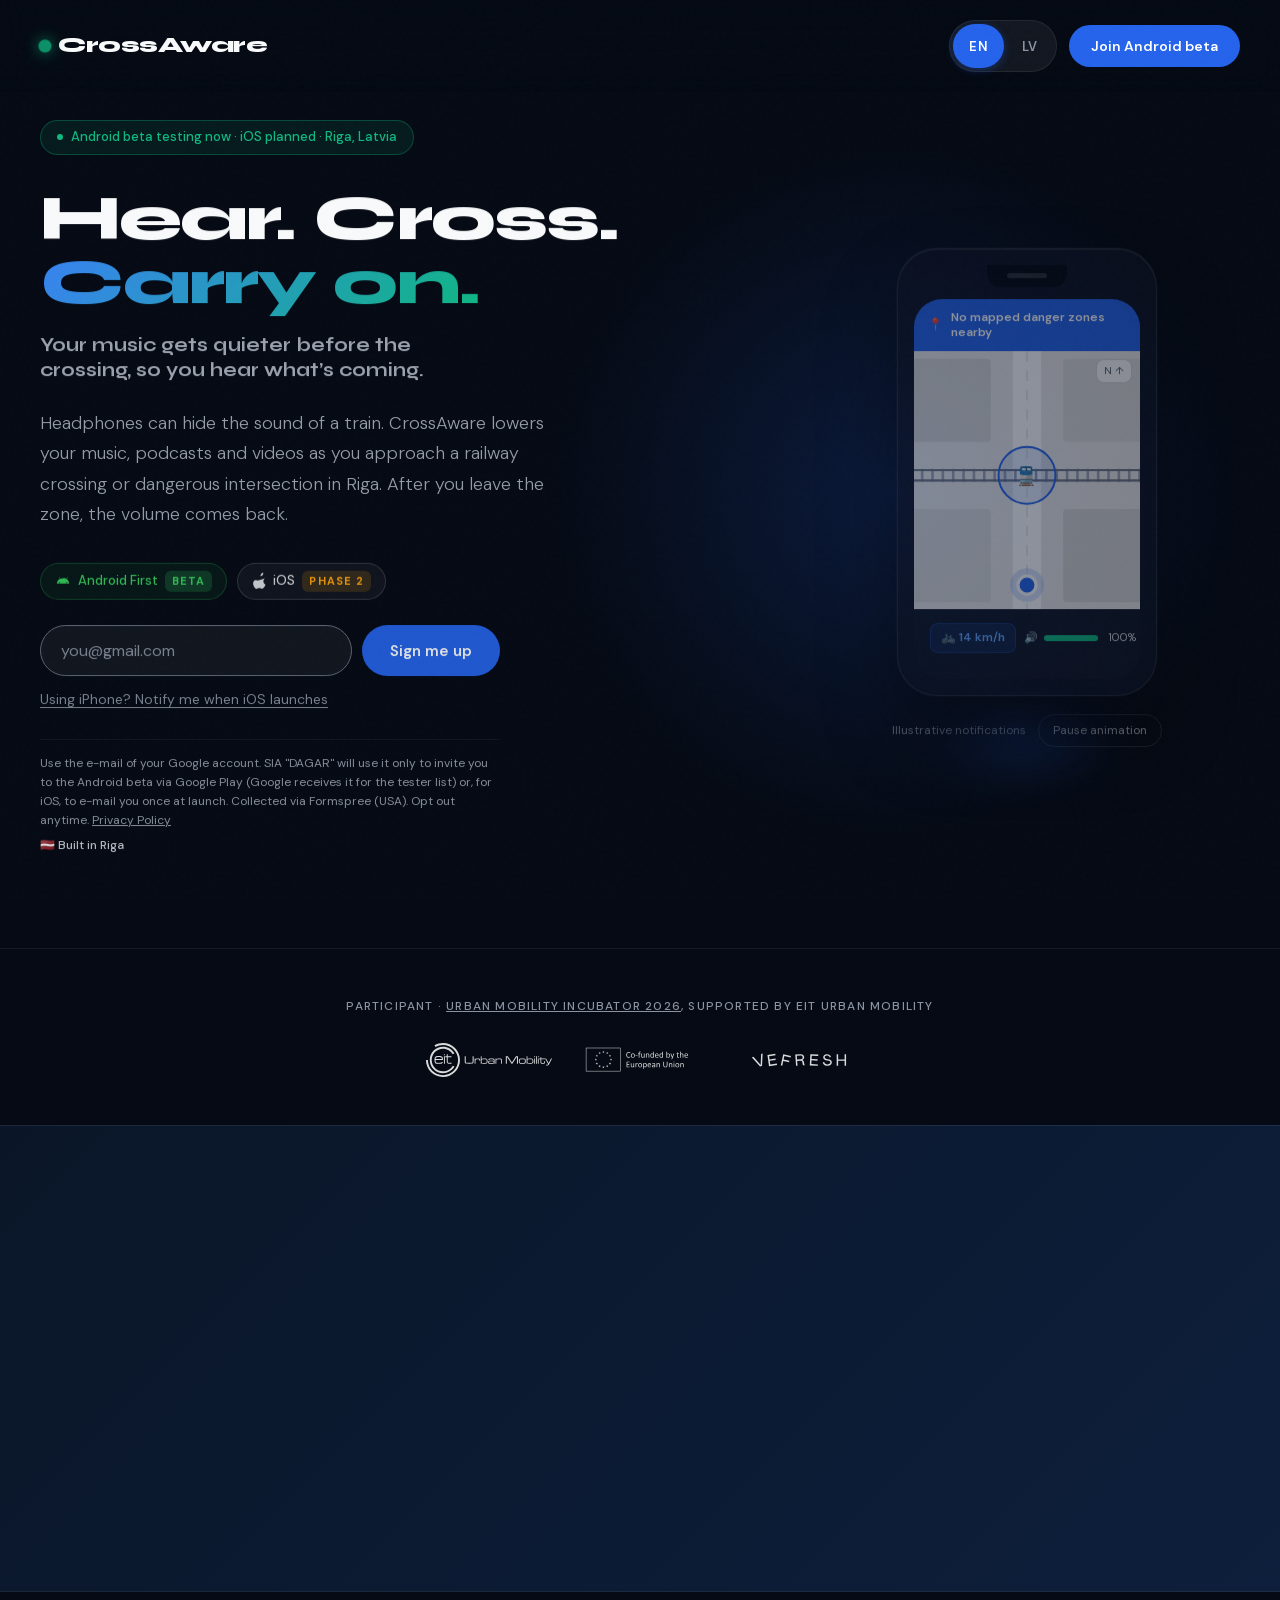
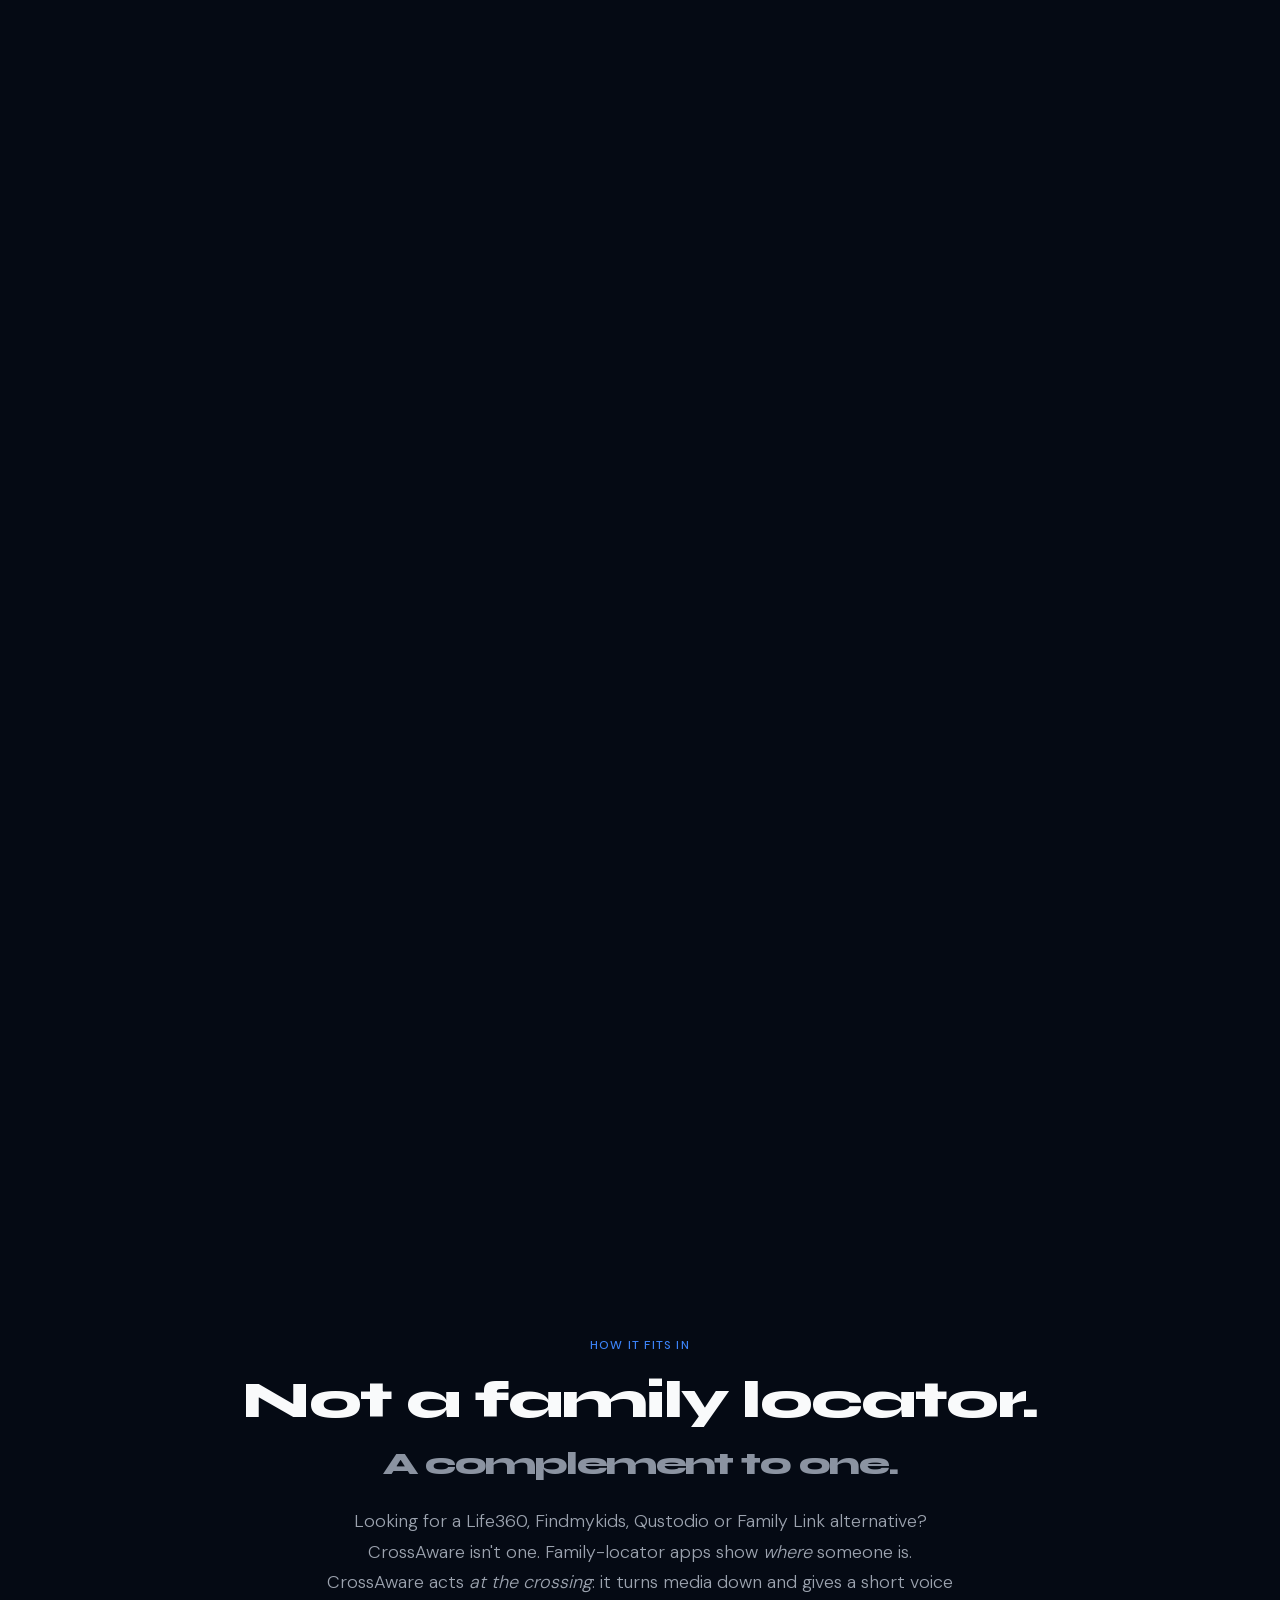
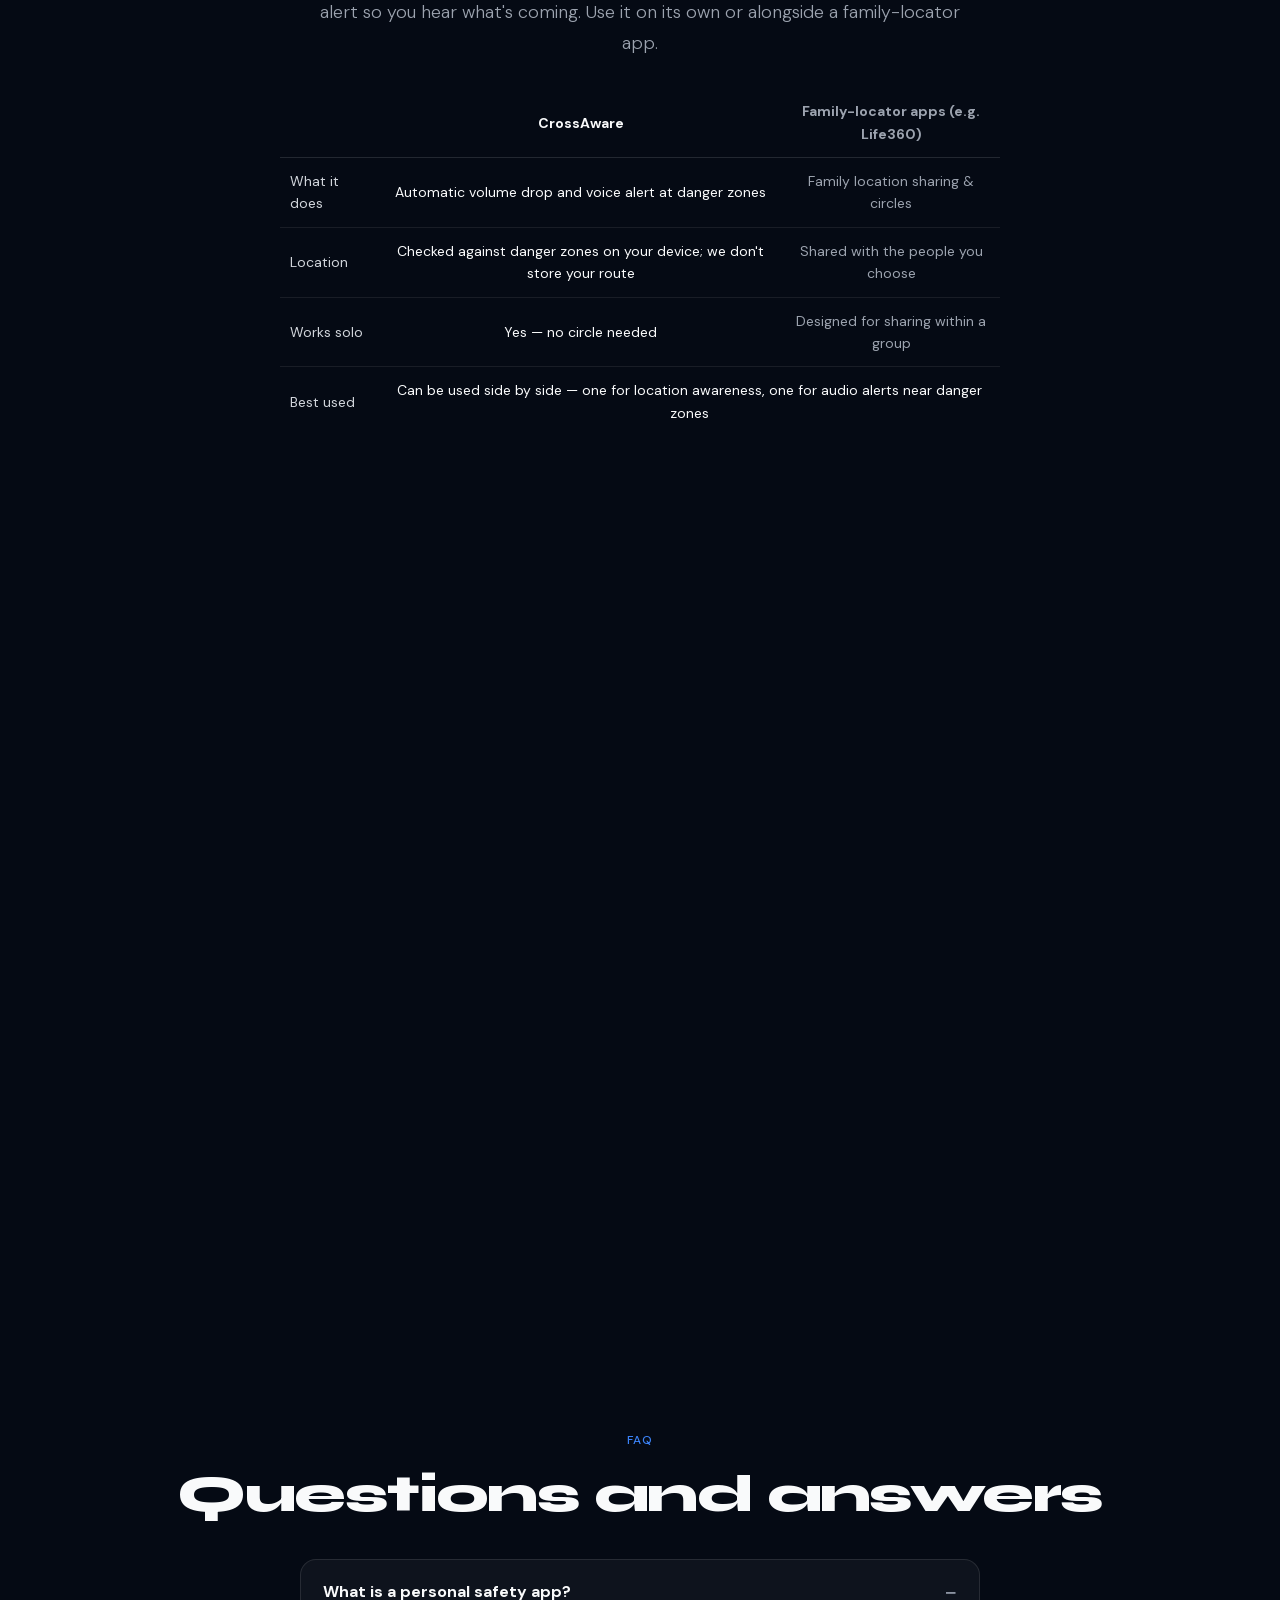
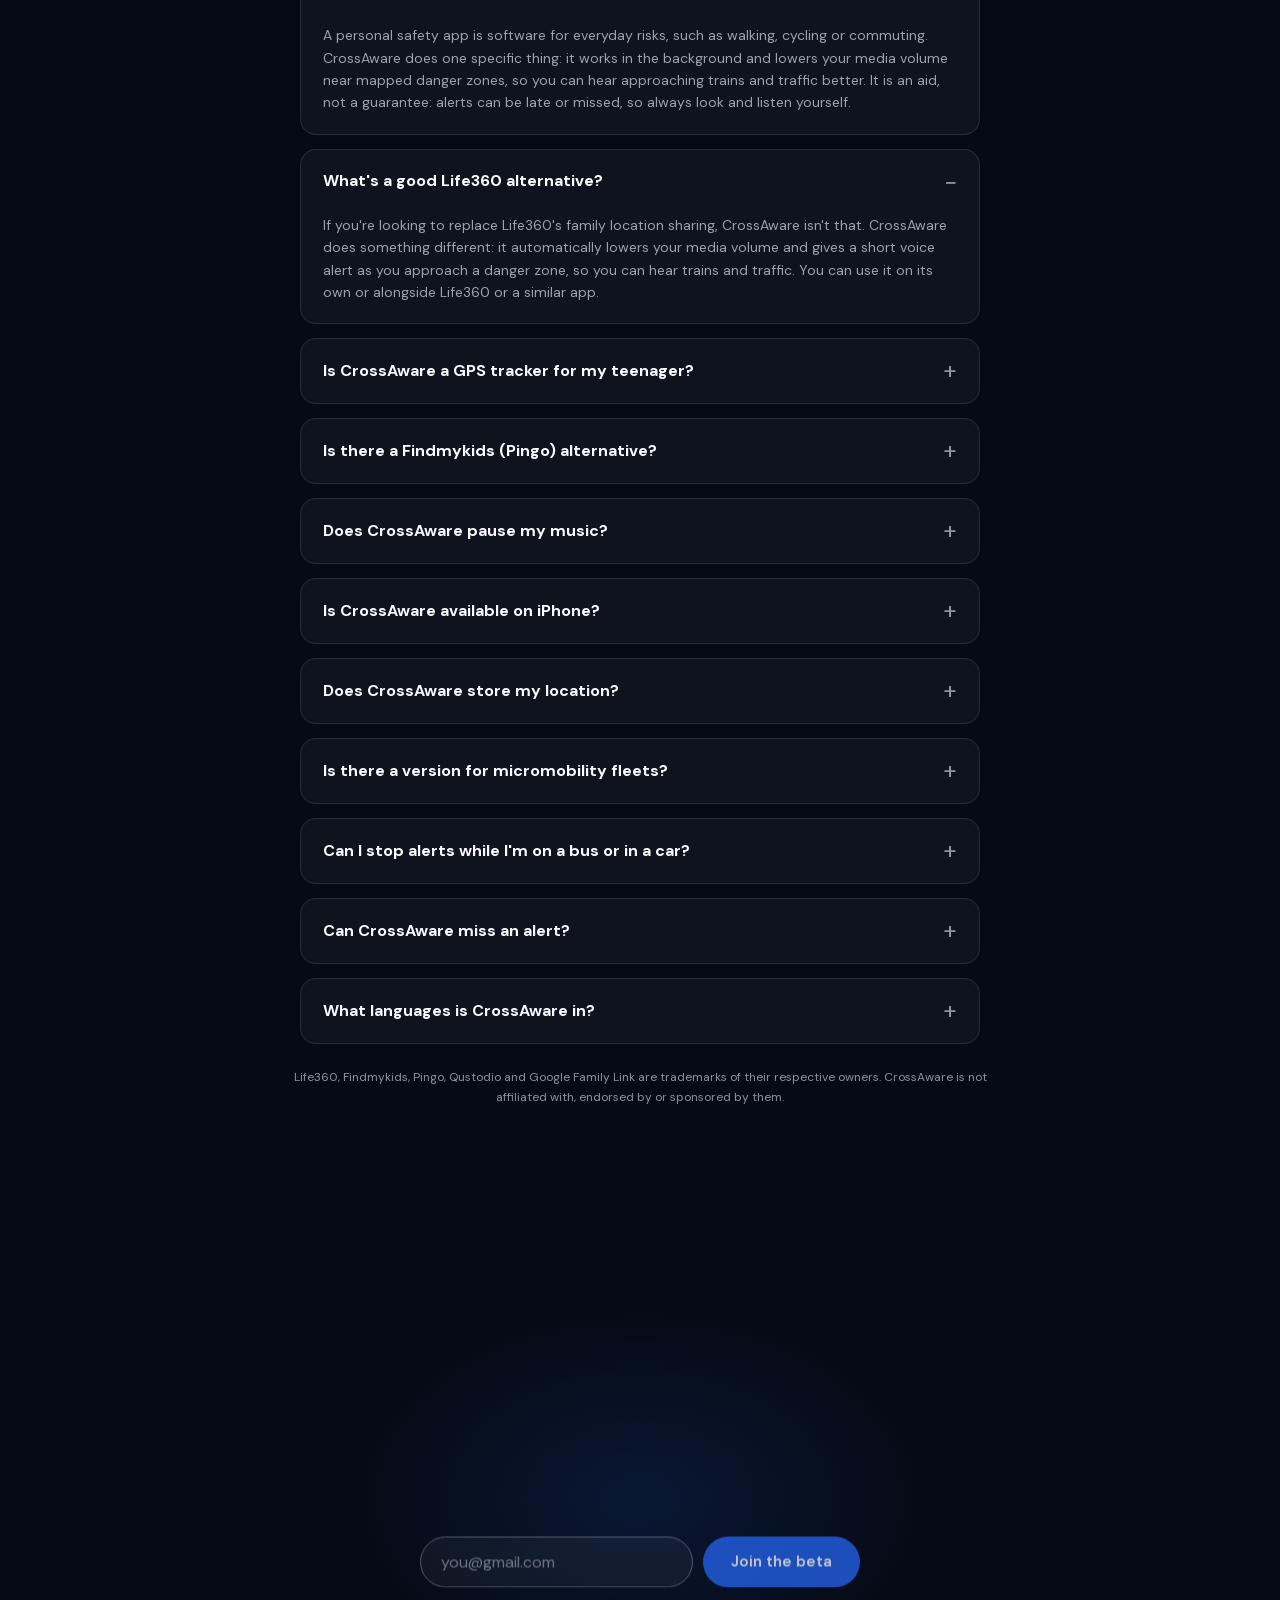
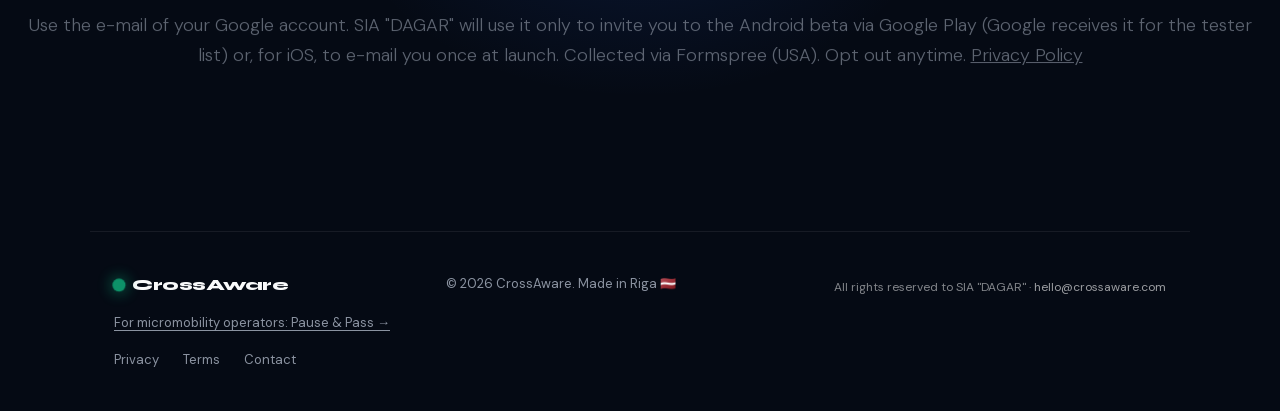
<file: prototype.html>
<!DOCTYPE html>
<html lang="en">
<head>
<meta charset="UTF-8">
<meta name="viewport" content="width=device-width, initial-scale=1.0">
<title>CrossAware — page moved</title>
<meta name="description" content="This page has moved to crossaware.com.">
<link rel="canonical" href="https://crossaware.com/">
<meta http-equiv="refresh" content="0; url=/">
<style>body{font-family:system-ui,sans-serif;background:#050A14;color:#F9FAFB;display:grid;place-items:center;min-height:100vh;margin:0;padding:24px;text-align:center}a{color:#60A5FA}</style>
</head>
<body>
<h1 style="font-size:18px;font-weight:500">This page has moved to <a href="/">crossaware.com</a>.</h1>
</body>
</html>
</file>
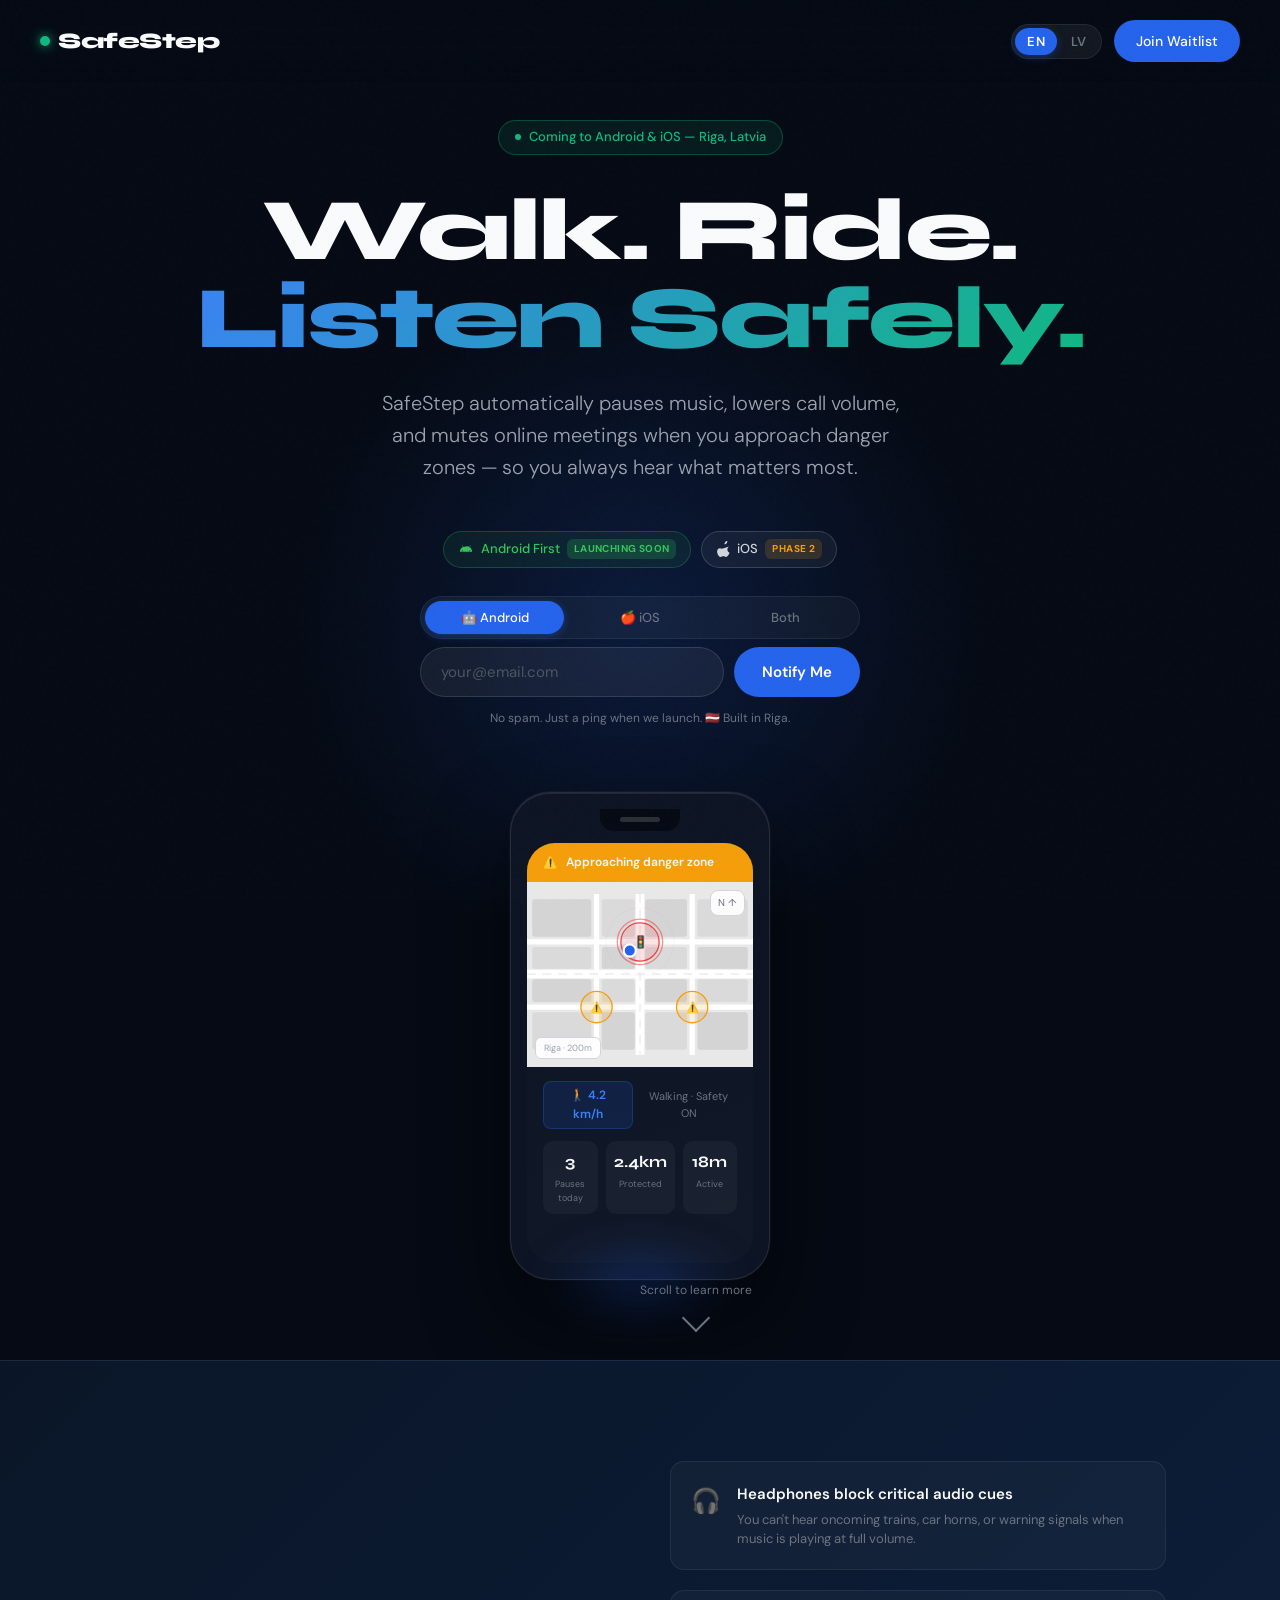
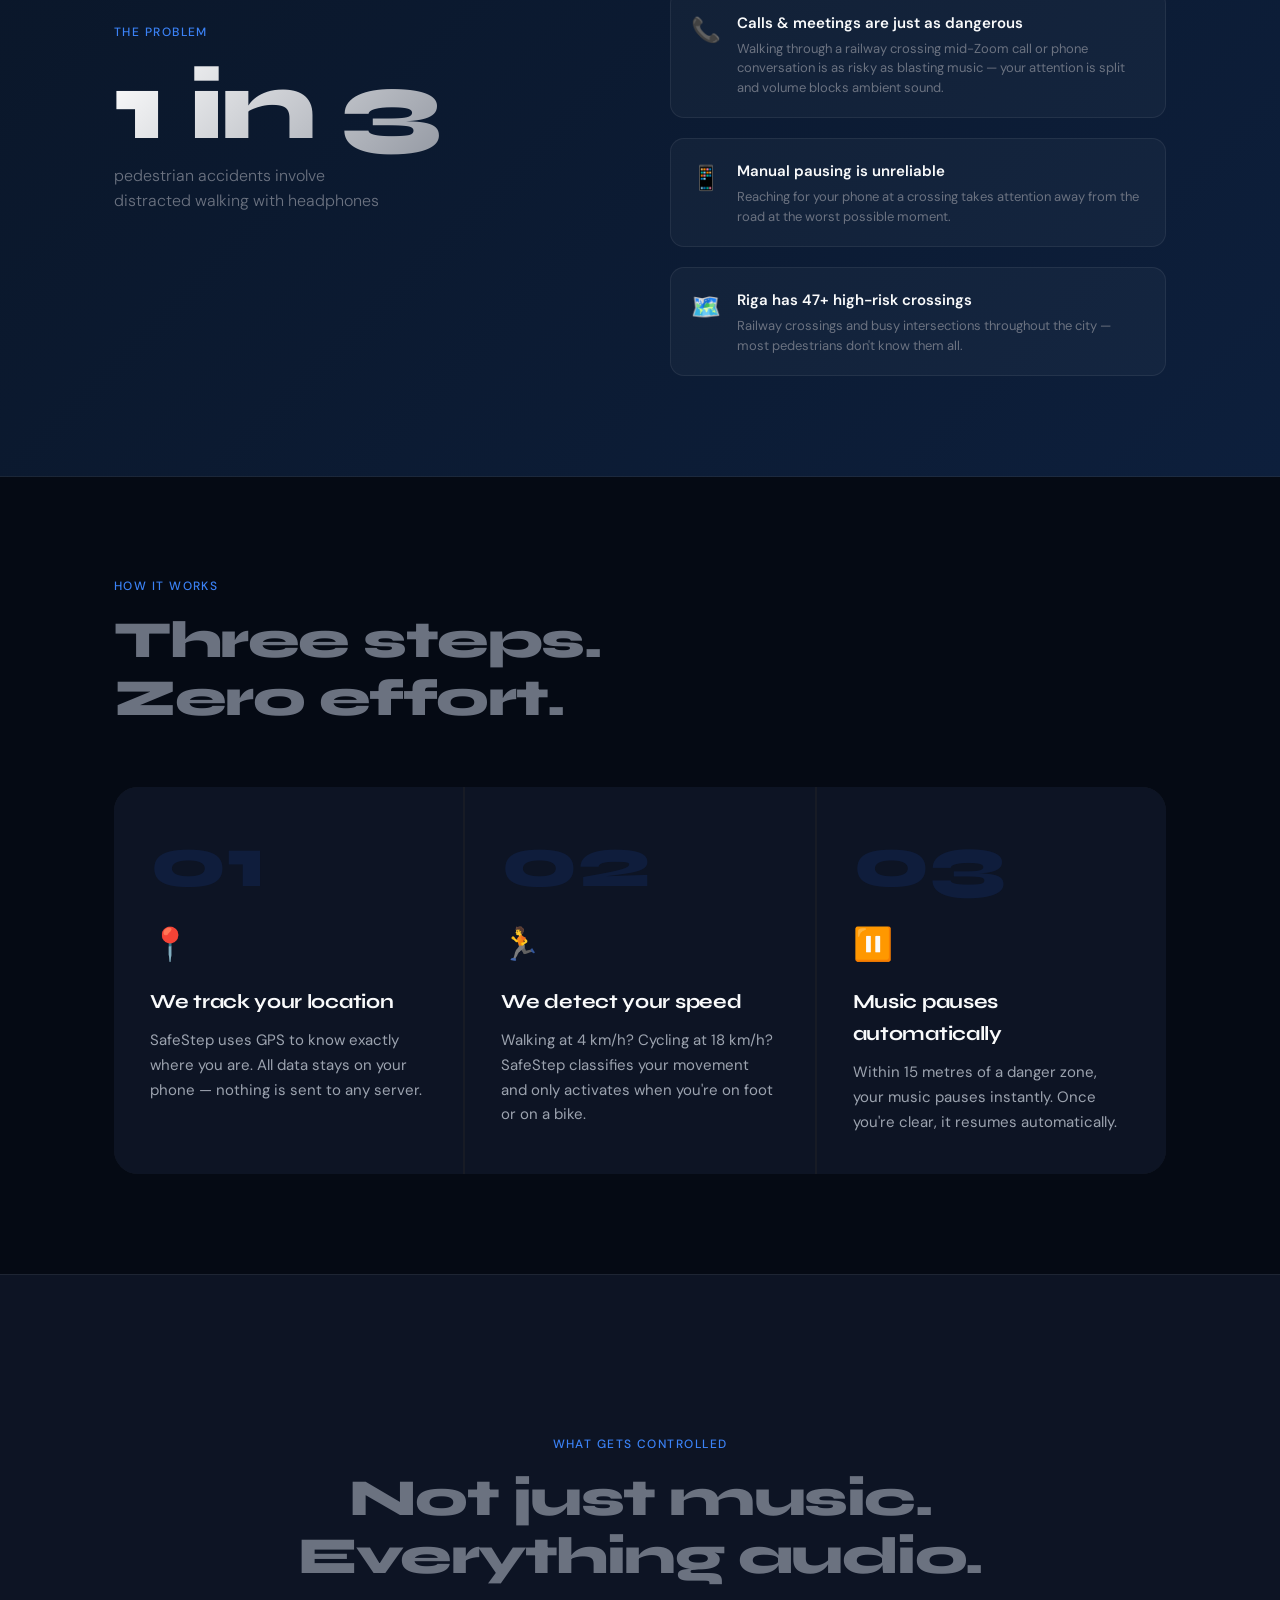
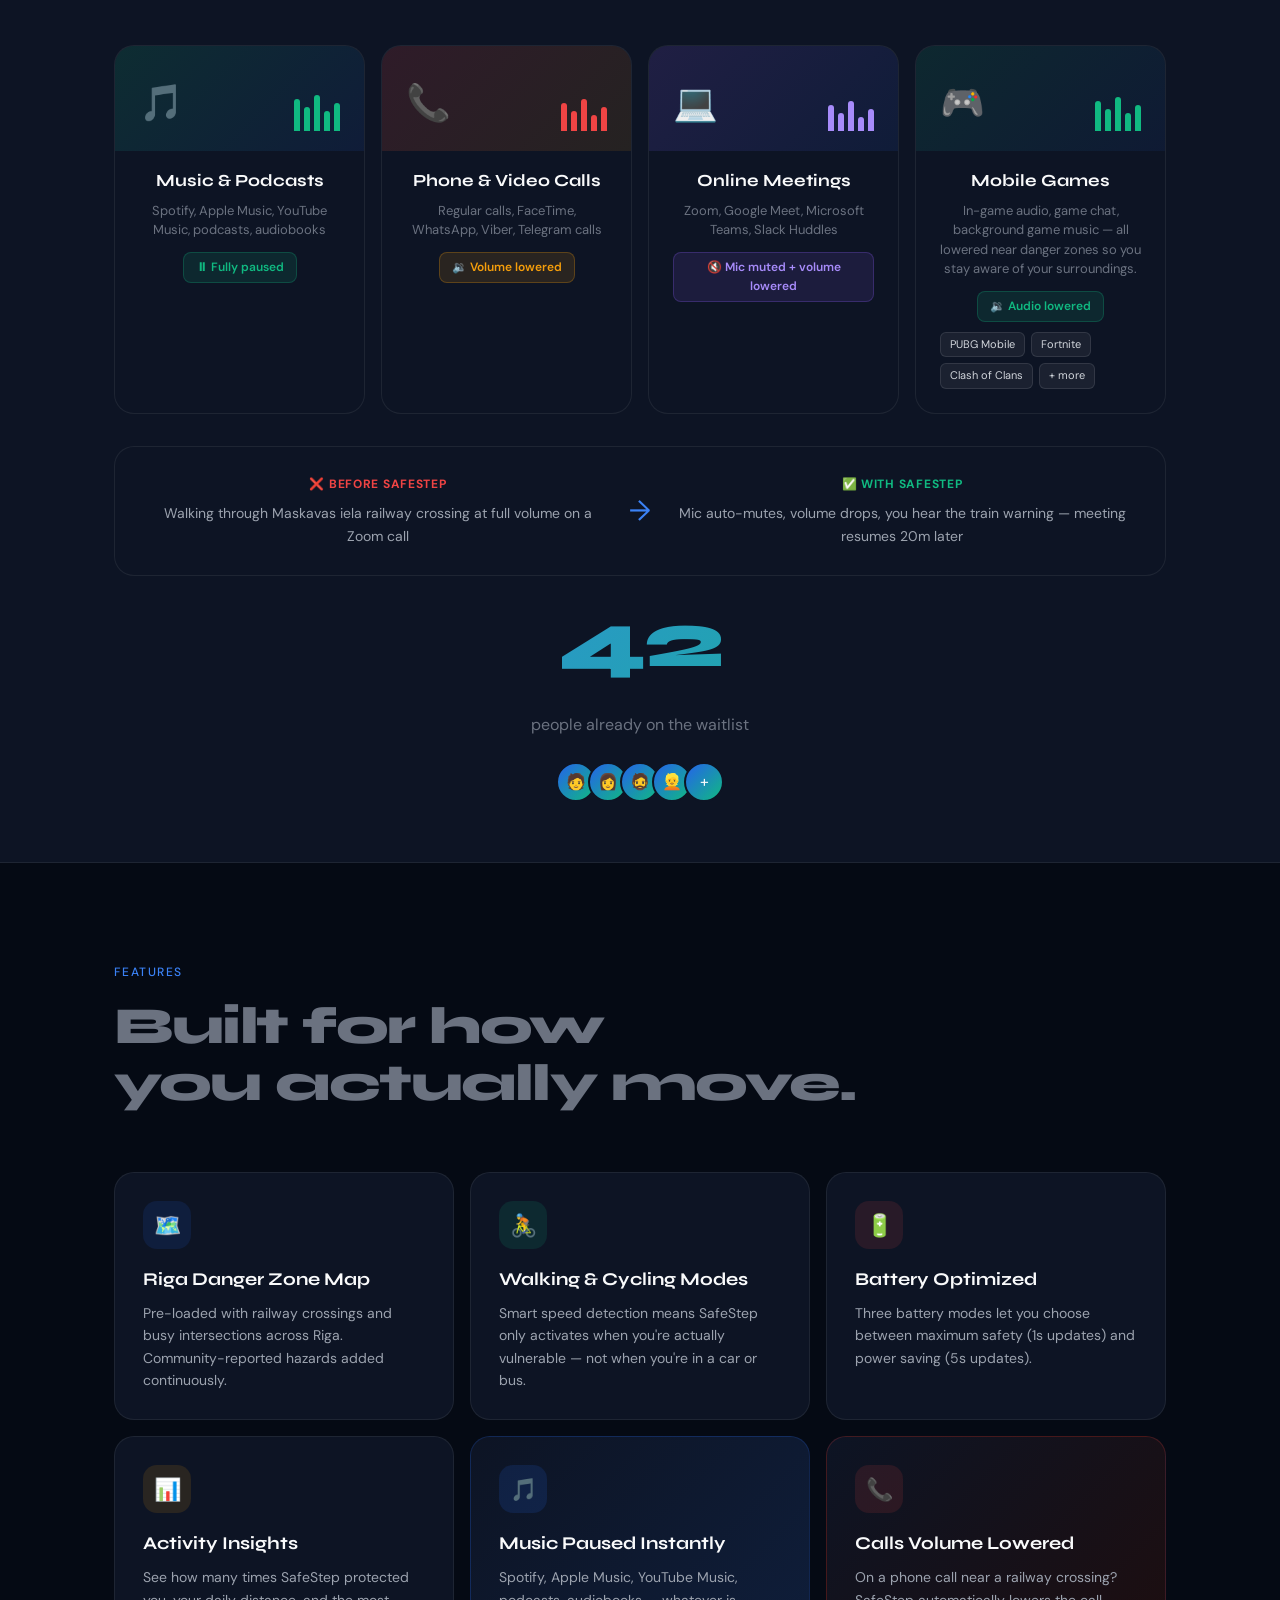
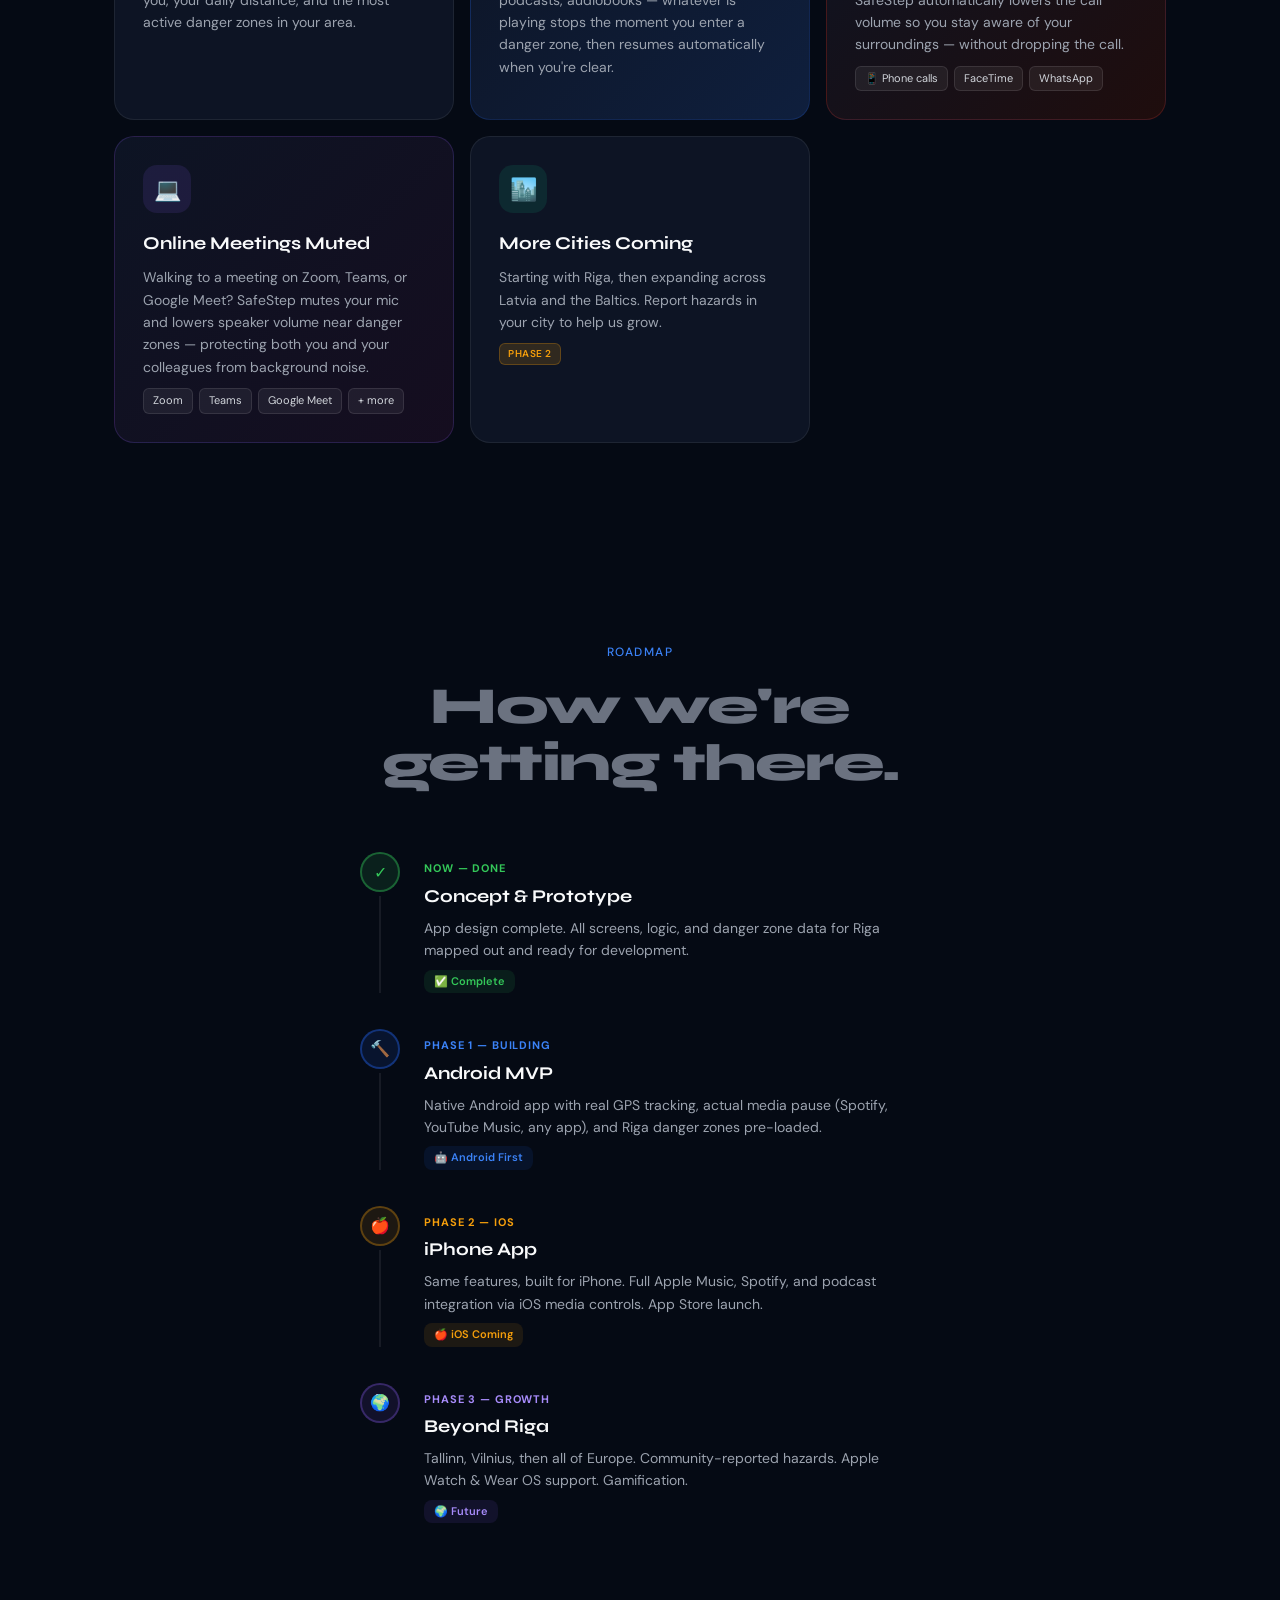
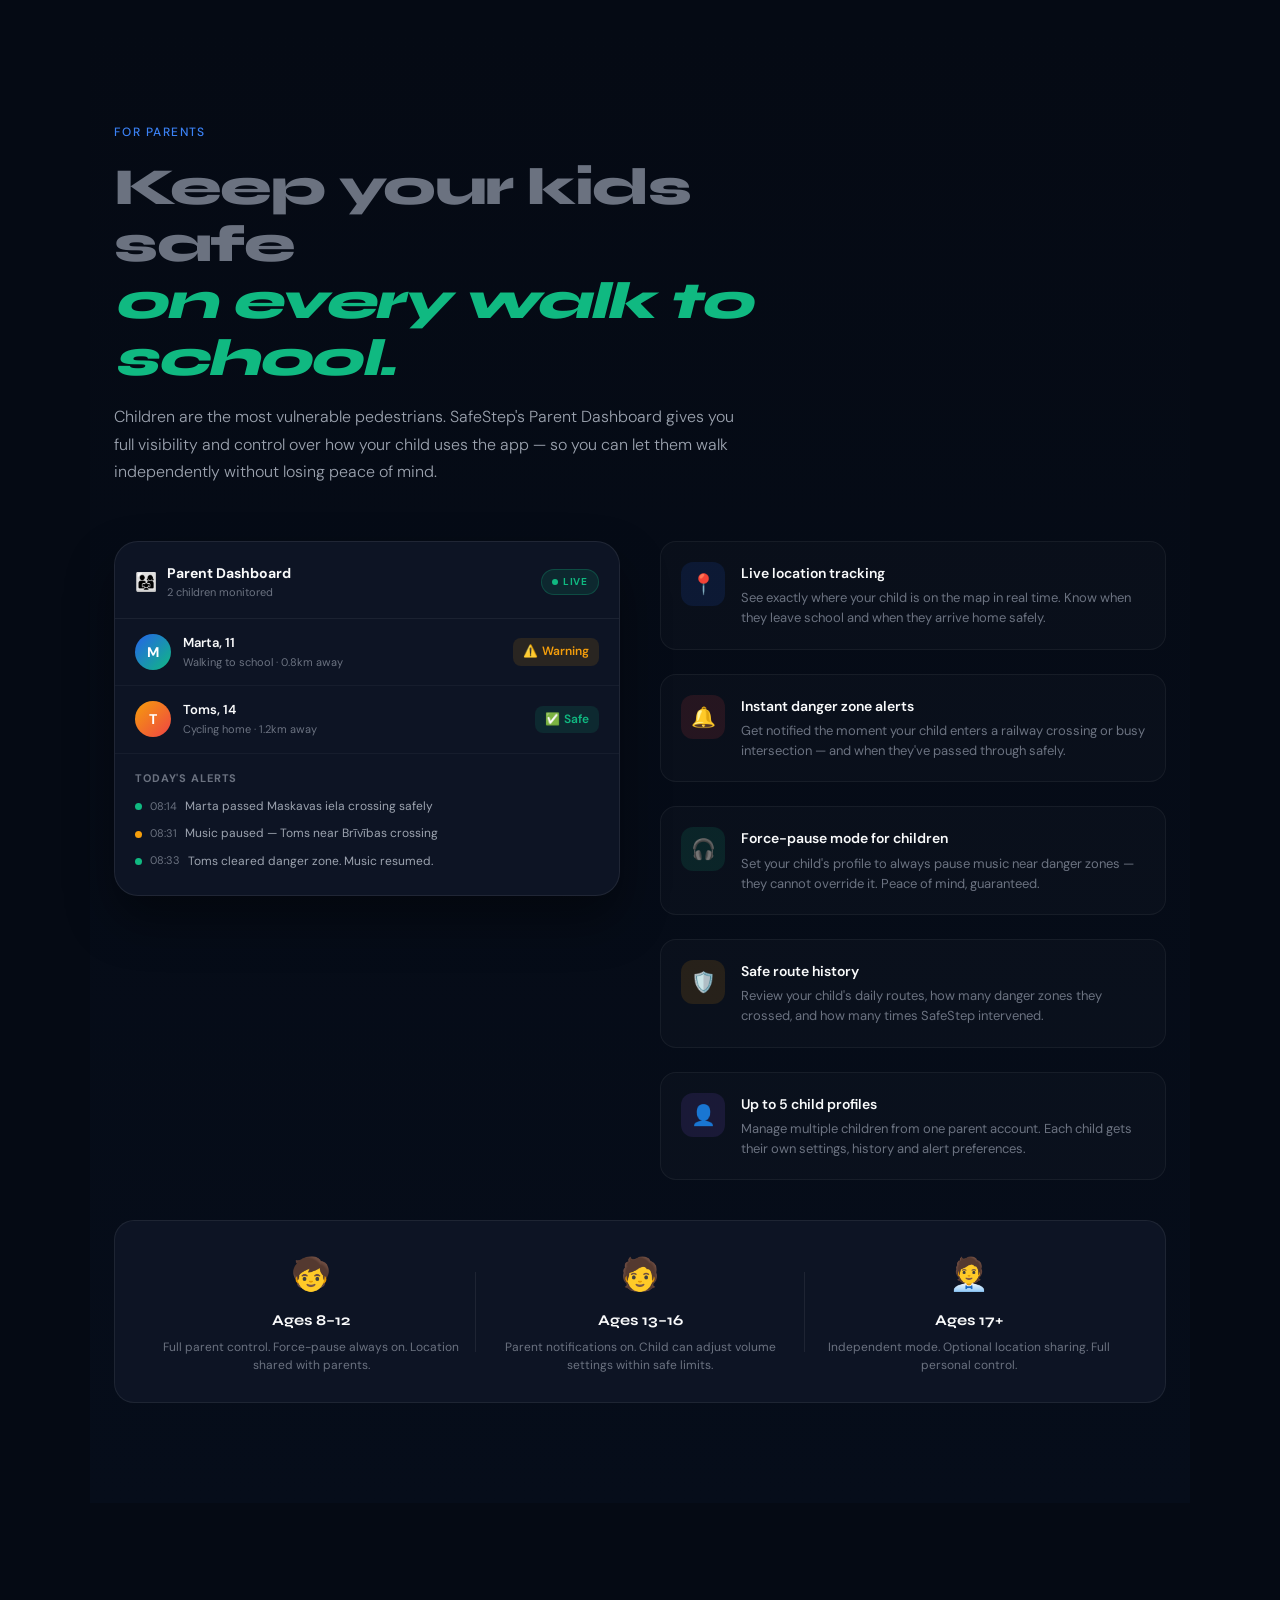
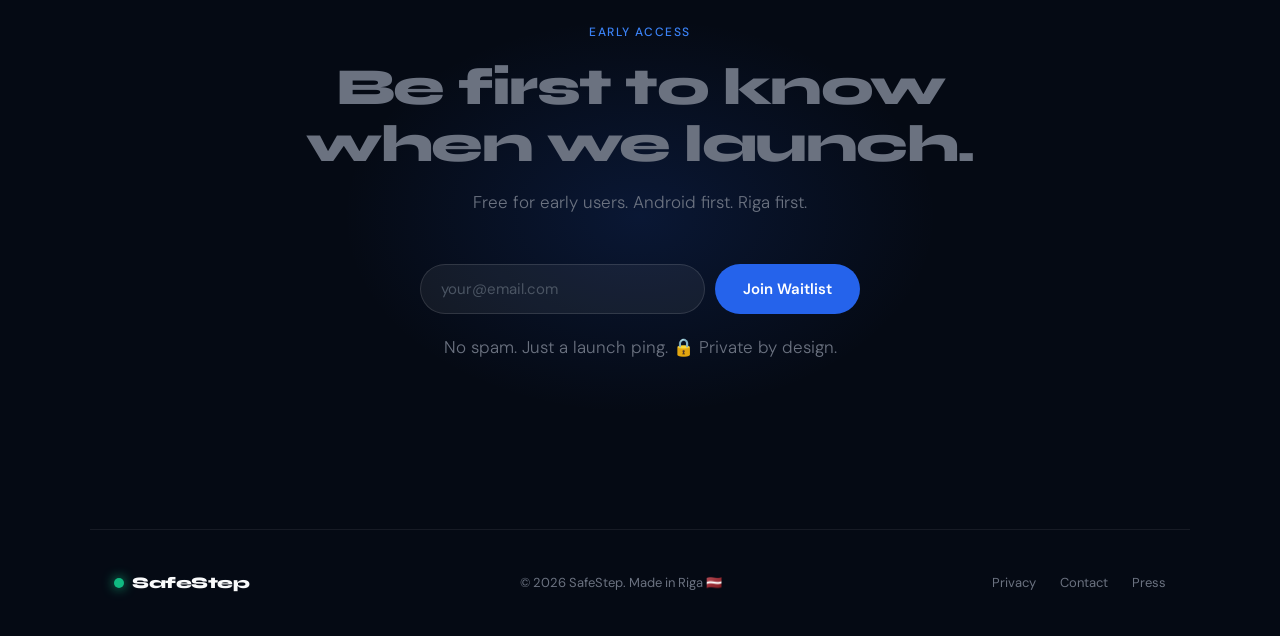
<file: safestep-landing-3.html>
<!DOCTYPE html>
<html lang="en">
<head>
<meta charset="UTF-8"/>
<meta name="viewport" content="width=device-width, initial-scale=1.0"/>
<title>SafeStep — Coming to iOS & Android</title>
<link href="https://fonts.googleapis.com/css2?family=Syne:wght@700;800&family=DM+Sans:wght@300;400;500&display=swap" rel="stylesheet"/>
<style>
  :root {
    --blue: #2563EB;
    --blue-light: #3B82F6;
    --green: #10B981;
    --amber: #F59E0B;
    --red: #EF4444;
    --dark: #050A14;
    --dark2: #0D1424;
    --dark3: #111827;
    --text: #F9FAFB;
    --muted: #6B7280;
    --border: rgba(255,255,255,0.07);
  }

  *, *::before, *::after { box-sizing: border-box; margin: 0; padding: 0; }

  html { scroll-behavior: smooth; }

  body {
    background: var(--dark);
    color: var(--text);
    font-family: 'DM Sans', sans-serif;
    font-weight: 400;
    line-height: 1.6;
    overflow-x: hidden;
  }

  /* ── Parents Section ── */
  .parents-section { background: linear-gradient(180deg, var(--dark) 0%, #060D1A 100%); }

  .parents-header { max-width: 640px; margin-bottom: 56px; }
  .parents-header h2 { margin-bottom: 16px; }
  .parents-intro { color: #9CA3AF; font-size: 16px; line-height: 1.7; font-weight: 300; }

  .parents-grid {
    display: grid;
    grid-template-columns: 1fr 1fr;
    gap: 40px;
    align-items: start;
    margin-bottom: 40px;
  }
  @media (max-width: 860px) { .parents-grid { grid-template-columns: 1fr; } }

  /* Dashboard card */
  .parent-dashboard-card {
    background: var(--dark2);
    border: 1px solid rgba(255,255,255,0.08);
    border-radius: 24px;
    overflow: hidden;
    box-shadow: 0 24px 48px rgba(0,0,0,0.4);
  }

  .pdc-header {
    padding: 20px 20px 16px;
    display: flex;
    align-items: center;
    justify-content: space-between;
    border-bottom: 1px solid rgba(255,255,255,0.06);
  }
  .pdc-title { display: flex; align-items: center; gap: 10px; }

  .pdc-live-badge {
    display: flex; align-items: center; gap: 5px;
    background: rgba(16,185,129,0.12);
    border: 1px solid rgba(16,185,129,0.25);
    color: var(--green);
    font-size: 10px; font-weight: 700;
    letter-spacing: 0.08em;
    padding: 4px 10px; border-radius: 100px;
  }
  .pdc-live-dot {
    width: 6px; height: 6px; border-radius: 50%;
    background: var(--green);
    animation: pulse-dot 1.5s ease-in-out infinite;
  }

  .child-row {
    padding: 14px 20px;
    display: flex;
    align-items: center;
    gap: 12px;
    border-bottom: 1px solid rgba(255,255,255,0.04);
    transition: background 0.3s;
  }
  .child-row:hover { background: rgba(255,255,255,0.02); }

  .child-avatar {
    width: 36px; height: 36px;
    border-radius: 50%;
    display: flex; align-items: center; justify-content: center;
    font-weight: 700; font-size: 14px; color: #fff;
    flex-shrink: 0;
  }

  .child-info { flex: 1; }

  .child-status {
    display: flex; align-items: center; gap: 4px;
    font-size: 12px; font-weight: 600;
    padding: 4px 10px; border-radius: 8px;
    transition: all 0.5s ease;
  }
  .child-status.safe    { background: rgba(16,185,129,0.12); color: var(--green); }
  .child-status.warning { background: rgba(245,158,11,0.12);  color: var(--amber); }
  .child-status.danger  { background: rgba(239,68,68,0.12);   color: var(--red); }

  .pdc-log { padding: 16px 20px; }
  .pdc-log-title { font-size: 11px; font-weight: 700; text-transform: uppercase; letter-spacing: 0.08em; color: var(--muted); margin-bottom: 10px; }
  .pdc-log-item { display: flex; align-items: center; gap: 8px; margin-bottom: 8px; font-size: 12px; color: #9CA3AF; }
  .log-dot { width: 7px; height: 7px; border-radius: 50%; flex-shrink: 0; }
  .log-time { color: var(--muted); font-size: 11px; flex-shrink: 0; font-variant-numeric: tabular-nums; }
  .log-text { flex: 1; }

  /* Parent feature list */
  .parents-features { display: flex; flex-direction: column; gap: 24px; }

  .parent-feature {
    display: flex;
    gap: 16px;
    padding: 20px;
    background: rgba(255,255,255,0.02);
    border: 1px solid rgba(255,255,255,0.05);
    border-radius: 16px;
    transition: border-color 0.3s, background 0.3s;
  }
  .parent-feature:hover { border-color: rgba(37,99,235,0.25); background: rgba(37,99,235,0.03); }

  .pf-icon {
    width: 44px; height: 44px; border-radius: 12px;
    display: flex; align-items: center; justify-content: center;
    font-size: 20px; flex-shrink: 0;
  }

  .parent-feature h4 { font-size: 14px; font-weight: 600; margin-bottom: 4px; }
  .parent-feature p  { font-size: 13px; color: #6B7280; line-height: 1.55; }

  /* Age banner */
  .age-banner {
    display: grid;
    grid-template-columns: 1fr auto 1fr auto 1fr;
    align-items: center;
    background: var(--dark2);
    border: 1px solid rgba(255,255,255,0.07);
    border-radius: 20px;
    padding: 28px 32px;
    gap: 0;
  }
  @media (max-width: 640px) {
    .age-banner { grid-template-columns: 1fr; gap: 24px; }
    .age-divider { display: none; }
  }

  .age-item { text-align: center; padding: 0 16px; }
  .age-icon { font-size: 32px; margin-bottom: 8px; }
  .age-label { font-family: 'Syne', sans-serif; font-size: 15px; font-weight: 700; margin-bottom: 6px; }
  .age-desc  { font-size: 12px; color: #6B7280; line-height: 1.5; }
  .age-divider { width: 1px; height: 80px; background: rgba(255,255,255,0.07); }

  /* ── Language switcher ── */
  .lang-switcher { display:flex; background:rgba(255,255,255,0.06); border:1px solid rgba(255,255,255,0.07); border-radius:100px; padding:3px; gap:2px; }
  .lang-btn { padding:5px 12px; border:none; border-radius:100px; background:transparent; color:#6B7280; font-family:'DM Sans',sans-serif; font-size:13px; font-weight:600; cursor:pointer; transition:all 0.2s; letter-spacing:0.03em; }
  .lang-btn.active { background:#2563EB; color:#fff; box-shadow:0 2px 8px rgba(37,99,235,0.35); }
  .lang-btn:hover:not(.active) { color:#fff; }

  /* ── Platform badges ── */
  .platform-badges { flex-wrap: wrap; }

  .platform-badge {
    display: inline-flex;
    align-items: center;
    gap: 7px;
    padding: 7px 14px;
    border-radius: 100px;
    font-size: 13px;
    font-weight: 500;
    border: 1px solid;
  }

  .android-badge {
    background: rgba(52,199,89,0.08);
    border-color: rgba(52,199,89,0.25);
    color: #34C759;
  }

  .ios-badge {
    background: rgba(255,255,255,0.05);
    border-color: rgba(255,255,255,0.15);
    color: #d1d5db;
  }

  .badge-pill {
    font-size: 10px;
    font-weight: 700;
    padding: 2px 7px;
    border-radius: 6px;
    text-transform: uppercase;
    letter-spacing: 0.04em;
  }

  .badge-pill.launch {
    background: rgba(52,199,89,0.2);
    color: #34C759;
  }

  .badge-pill.soon {
    background: rgba(245,158,11,0.15);
    color: var(--amber);
  }

  /* ── Platform selector ── */
  .platform-selector {
    display: flex;
    gap: 6px;
    background: rgba(255,255,255,0.04);
    border: 1px solid var(--border);
    border-radius: 100px;
    padding: 4px;
  }

  .plat-btn {
    flex: 1;
    padding: 8px 12px;
    border: none;
    border-radius: 100px;
    background: transparent;
    color: var(--muted);
    font-family: 'DM Sans', sans-serif;
    font-size: 13px;
    font-weight: 500;
    cursor: pointer;
    transition: all 0.2s;
  }

  .plat-btn.active {
    background: var(--blue);
    color: #fff;
    box-shadow: 0 2px 8px rgba(37,99,235,0.4);
  }

  .plat-btn:hover:not(.active) { color: #fff; }

  /* ── Timeline section ── */
  .timeline {
    display: flex;
    flex-direction: column;
    gap: 0;
    max-width: 560px;
    margin: 0 auto;
  }

  .timeline-item {
    display: flex;
    gap: 24px;
    padding-bottom: 36px;
    position: relative;
  }

  .timeline-item:last-child { padding-bottom: 0; }

  .timeline-left {
    display: flex;
    flex-direction: column;
    align-items: center;
    gap: 0;
    flex-shrink: 0;
    width: 40px;
  }

  .timeline-circle {
    width: 40px; height: 40px;
    border-radius: 50%;
    display: flex; align-items: center; justify-content: center;
    font-size: 16px;
    flex-shrink: 0;
    border: 2px solid;
    position: relative;
    z-index: 1;
  }

  .timeline-line {
    flex: 1;
    width: 2px;
    background: var(--border);
    margin-top: 4px;
  }

  .timeline-content {
    padding-top: 8px;
  }

  .timeline-phase {
    font-size: 11px;
    font-weight: 700;
    text-transform: uppercase;
    letter-spacing: 0.08em;
    margin-bottom: 4px;
  }

  .timeline-content h3 {
    font-family: 'Syne', sans-serif;
    font-size: 18px;
    font-weight: 700;
    margin-bottom: 6px;
  }

  .timeline-content p {
    color: #9CA3AF;
    font-size: 14px;
    line-height: 1.6;
  }

  /* ── Sound control grid ── */
  .sound-grid {
    display: grid;
    grid-template-columns: repeat(auto-fit, minmax(240px, 1fr));
    gap: 16px;
    margin-bottom: 32px;
  }
  .sound-card { background: var(--dark2); border: 1px solid var(--border); border-radius: 20px; overflow: hidden; transition: transform 0.3s, border-color 0.3s; }
  .sound-card:hover { transform: translateY(-3px); border-color: rgba(255,255,255,0.15); }
  .sound-card-header { padding: 28px 24px 20px; display: flex; align-items: flex-end; justify-content: space-between; }
  .volume-bars { display: flex; align-items: flex-end; gap: 4px; height: 40px; }
  .vbar { width: 6px; border-radius: 3px 3px 0 0; background: var(--green); animation: bar-dance 1.2s ease-in-out infinite alternate; }
  .vbar:nth-child(2) { animation-delay: 0.15s; }
  .vbar:nth-child(3) { animation-delay: 0.3s; }
  .vbar:nth-child(4) { animation-delay: 0.45s; }
  .vbar:nth-child(5) { animation-delay: 0.6s; }
  @keyframes bar-dance { from { transform: scaleY(1); } to { transform: scaleY(0.3); } }
  .sound-card-body { padding: 16px 24px 24px; }
  .sound-card-body h3 { font-family: 'Syne', sans-serif; font-size: 17px; font-weight: 700; margin-bottom: 6px; }
  .sound-card-body p { font-size: 13px; color: #6B7280; line-height: 1.5; margin-bottom: 12px; }
  .action-tag { display: inline-flex; align-items: center; gap: 5px; font-size: 12px; font-weight: 600; padding: 5px 12px; border-radius: 8px; }
  .pause-tag { background: rgba(16,185,129,0.12); color: var(--green); border: 1px solid rgba(16,185,129,0.25); }
  .lower-tag { background: rgba(245,158,11,0.12); color: var(--amber); border: 1px solid rgba(245,158,11,0.25); }
  .mute-tag  { background: rgba(139,92,246,0.12); color: #A78BFA; border: 1px solid rgba(139,92,246,0.25); }
  .before-after { display: flex; align-items: center; gap: 20px; background: var(--dark2); border: 1px solid var(--border); border-radius: 20px; padding: 28px 32px; margin-top: 8px; }
  .ba-col { flex: 1; }
  .ba-label { font-size: 12px; font-weight: 700; text-transform: uppercase; letter-spacing: 0.06em; margin-bottom: 8px; }
  .ba-scenario { font-size: 14px; color: #9CA3AF; line-height: 1.6; }
  .ba-arrow { font-size: 28px; color: var(--blue-light); flex-shrink: 0; }
  @media (max-width: 600px) { .before-after { flex-direction: column; text-align: center; } }

  .timeline-tag {
    display: inline-block;
    font-size: 11px;
    font-weight: 600;
    padding: 3px 10px;
    border-radius: 8px;
    margin-top: 8px;
  }


  body::before {
    content: '';
    position: fixed;
    inset: 0;
    background-image: url("data:image/svg+xml,%3Csvg viewBox='0 0 256 256' xmlns='http://www.w3.org/2000/svg'%3E%3Cfilter id='noise'%3E%3CfeTurbulence type='fractalNoise' baseFrequency='0.9' numOctaves='4' stitchTiles='stitch'/%3E%3C/filter%3E%3Crect width='100%25' height='100%25' filter='url(%23noise)' opacity='0.035'/%3E%3C/svg%3E");
    pointer-events: none;
    z-index: 1000;
    opacity: 0.4;
  }

  /* ── Nav ── */
  nav {
    position: fixed;
    top: 0; left: 0; right: 0;
    z-index: 100;
    padding: 20px 40px;
    display: flex;
    align-items: center;
    justify-content: space-between;
    background: linear-gradient(to bottom, rgba(5,10,20,0.9), transparent);
    backdrop-filter: blur(12px);
  }

  .logo {
    font-family: 'Syne', sans-serif;
    font-weight: 800;
    font-size: 22px;
    letter-spacing: -0.5px;
    display: flex;
    align-items: center;
    gap: 8px;
  }

  .logo-dot {
    width: 10px; height: 10px;
    border-radius: 50%;
    background: var(--green);
    box-shadow: 0 0 12px var(--green);
    animation: pulse-dot 2s ease-in-out infinite;
  }

  @keyframes pulse-dot {
    0%, 100% { transform: scale(1); opacity: 1; }
    50% { transform: scale(1.4); opacity: 0.7; }
  }

  .nav-cta {
    background: var(--blue);
    color: #fff;
    border: none;
    padding: 10px 22px;
    border-radius: 100px;
    font-family: 'DM Sans', sans-serif;
    font-weight: 500;
    font-size: 14px;
    cursor: pointer;
    transition: all 0.2s;
    text-decoration: none;
  }
  .nav-cta:hover { background: var(--blue-light); transform: translateY(-1px); }

  /* ── Hero ── */
  .hero {
    min-height: 100vh;
    display: flex;
    flex-direction: column;
    align-items: center;
    justify-content: center;
    text-align: center;
    padding: 120px 24px 80px;
    position: relative;
    overflow: hidden;
  }

  /* Radial glow background */
  .hero::after {
    content: '';
    position: absolute;
    top: 20%;
    left: 50%;
    transform: translateX(-50%);
    width: 700px;
    height: 700px;
    background: radial-gradient(ellipse, rgba(37,99,235,0.18) 0%, transparent 70%);
    pointer-events: none;
    z-index: 0;
  }

  .hero > * { position: relative; z-index: 1; }

  .hero-badge {
    display: inline-flex;
    align-items: center;
    gap: 8px;
    background: rgba(16,185,129,0.1);
    border: 1px solid rgba(16,185,129,0.3);
    color: var(--green);
    padding: 6px 16px;
    border-radius: 100px;
    font-size: 13px;
    font-weight: 500;
    margin-bottom: 32px;
    animation: fadeUp 0.6s ease both;
  }

  .hero-badge .badge-dot { width: 6px; height: 6px; border-radius: 50%; background: var(--green); display: inline-block; flex-shrink: 0; }

  h1 {
    font-family: 'Syne', sans-serif;
    font-weight: 800;
    font-size: clamp(44px, 8vw, 88px);
    line-height: 1.0;
    letter-spacing: -2px;
    margin-bottom: 24px;
    animation: fadeUp 0.6s 0.1s ease both;
  }

  h1 em {
    font-style: normal;
    background: linear-gradient(135deg, var(--blue-light), var(--green));
    -webkit-background-clip: text;
    -webkit-text-fill-color: transparent;
    background-clip: text;
  }

  .hero-sub {
    font-size: clamp(16px, 2.5vw, 20px);
    color: #9CA3AF;
    max-width: 540px;
    margin: 0 auto 48px;
    font-weight: 300;
    animation: fadeUp 0.6s 0.2s ease both;
  }

  /* ── Waitlist form ── */
  .waitlist-form {
    display: flex;
    gap: 10px;
    max-width: 440px;
    width: 100%;
    margin: 0 auto 20px;
    animation: fadeUp 0.6s 0.3s ease both;
  }

  .waitlist-input {
    flex: 1;
    background: rgba(255,255,255,0.06);
    border: 1px solid rgba(255,255,255,0.12);
    color: #fff;
    padding: 14px 20px;
    border-radius: 100px;
    font-family: 'DM Sans', sans-serif;
    font-size: 15px;
    outline: none;
    transition: border-color 0.2s;
  }
  .waitlist-input::placeholder { color: #4B5563; }
  .waitlist-input:focus { border-color: var(--blue); }

  .waitlist-btn {
    background: var(--blue);
    color: #fff;
    border: none;
    padding: 14px 28px;
    border-radius: 100px;
    font-family: 'DM Sans', sans-serif;
    font-weight: 600;
    font-size: 15px;
    cursor: pointer;
    transition: all 0.2s;
    white-space: nowrap;
  }
  .waitlist-btn:hover { background: var(--blue-light); transform: translateY(-2px); box-shadow: 0 8px 24px rgba(37,99,235,0.4); }
  .waitlist-btn:active { transform: translateY(0); }

  .waitlist-note {
    font-size: 12px;
    color: var(--muted);
    animation: fadeUp 0.6s 0.35s ease both;
  }

  .success-msg {
    display: none;
    color: var(--green);
    font-weight: 500;
    font-size: 15px;
    padding: 14px 24px;
    background: rgba(16,185,129,0.1);
    border: 1px solid rgba(16,185,129,0.25);
    border-radius: 100px;
    max-width: 440px;
    width: 100%;
    text-align: center;
    margin: 0 auto 20px;
  }

  /* ── Floating phone mockup ── */
  .phone-wrap {
    margin-top: 64px;
    position: relative;
    animation: fadeUp 0.8s 0.4s ease both;
  }

  .phone {
    width: 260px;
    background: var(--dark2);
    border-radius: 40px;
    border: 1.5px solid rgba(255,255,255,0.1);
    padding: 16px;
    box-shadow: 0 40px 80px rgba(0,0,0,0.6), 0 0 0 1px rgba(255,255,255,0.04), inset 0 1px 0 rgba(255,255,255,0.08);
    position: relative;
    margin: 0 auto;
  }

  .phone-notch {
    width: 80px;
    height: 22px;
    background: var(--dark);
    border-radius: 0 0 14px 14px;
    margin: 0 auto 12px;
    display: flex;
    align-items: center;
    justify-content: center;
  }
  .phone-notch::after {
    content: '';
    width: 40px; height: 5px;
    background: rgba(255,255,255,0.15);
    border-radius: 3px;
  }

  .phone-screen {
    background: linear-gradient(160deg, #0D1424, #111827);
    border-radius: 28px;
    overflow: hidden;
    min-height: 420px;
  }

  /* Alert banner animation */
  .phone-alert {
    background: var(--red);
    padding: 10px 16px;
    display: flex;
    align-items: center;
    gap: 8px;
    font-size: 12px;
    font-weight: 600;
    animation: alert-flash 3s ease-in-out infinite;
  }

  @keyframes alert-flash {
    0%, 100% { background: var(--green); }
    40%, 60% { background: var(--red); }
    30%, 70% { background: var(--amber); }
  }

  .phone-map {
    height: 180px;
    background: linear-gradient(135deg, #0F1F3D, #1A2F50);
    position: relative;
    overflow: hidden;
  }

  /* Animated grid lines for map */
  .phone-map::before {
    content: '';
    position: absolute;
    inset: 0;
    background-image:
      linear-gradient(rgba(37,99,235,0.08) 1px, transparent 1px),
      linear-gradient(90deg, rgba(37,99,235,0.08) 1px, transparent 1px);
    background-size: 24px 24px;
  }

  .map-pulse {
    position: absolute;
    top: 50%; left: 50%;
    transform: translate(-50%, -50%);
  }
  .map-pulse-ring {
    width: 60px; height: 60px;
    border-radius: 50%;
    border: 2px solid rgba(239,68,68,0.5);
    position: absolute;
    top: 50%; left: 50%;
    transform: translate(-50%, -50%);
    animation: ring-expand 2s ease-out infinite;
  }
  .map-pulse-ring:nth-child(2) { animation-delay: 0.7s; }
  .map-pulse-ring:nth-child(3) { animation-delay: 1.4s; }
  @keyframes ring-expand {
    0% { width: 20px; height: 20px; opacity: 1; }
    100% { width: 80px; height: 80px; opacity: 0; }
  }
  .map-dot {
    width: 14px; height: 14px;
    border-radius: 50%;
    background: var(--blue);
    border: 2.5px solid #fff;
    box-shadow: 0 0 12px var(--blue);
    position: relative; z-index: 2;
  }

  /* Danger zone circle on map */
  .map-danger-zone {
    position: absolute;
    top: 30%; right: 25%;
    width: 50px; height: 50px;
    border-radius: 50%;
    background: rgba(239,68,68,0.12);
    border: 1.5px solid rgba(239,68,68,0.4);
    display: flex; align-items: center; justify-content: center;
    font-size: 18px;
  }

  .phone-info {
    padding: 14px 16px;
  }

  .phone-speed {
    display: flex;
    align-items: center;
    gap: 8px;
    margin-bottom: 12px;
  }

  .speed-badge {
    background: rgba(37,99,235,0.15);
    border: 1px solid rgba(37,99,235,0.3);
    color: var(--blue-light);
    padding: 4px 10px;
    border-radius: 8px;
    font-size: 12px;
    font-weight: 600;
  }

  .phone-stats {
    display: grid;
    grid-template-columns: 1fr 1fr 1fr;
    gap: 8px;
  }

  .phone-stat {
    background: rgba(255,255,255,0.04);
    border-radius: 10px;
    padding: 8px;
    text-align: center;
  }
  .phone-stat .val { font-size: 16px; font-weight: 700; font-family: 'Syne', sans-serif; }
  .phone-stat .lbl { font-size: 9px; color: var(--muted); margin-top: 2px; }

  /* Glow under phone */
  .phone-glow {
    position: absolute;
    bottom: -40px; left: 50%;
    transform: translateX(-50%);
    width: 200px; height: 80px;
    background: radial-gradient(ellipse, rgba(37,99,235,0.3), transparent 70%);
    filter: blur(20px);
    pointer-events: none;
  }

  /* ── Scroll indicator ── */
  .scroll-hint {
    position: absolute;
    bottom: 32px;
    left: 50%;
    transform: translateX(-50%);
    display: flex;
    flex-direction: column;
    align-items: center;
    gap: 8px;
    color: var(--muted);
    font-size: 12px;
    animation: fadeUp 1s 1s ease both;
  }
  .scroll-arrow {
    width: 20px; height: 20px;
    border-right: 2px solid var(--muted);
    border-bottom: 2px solid var(--muted);
    transform: rotate(45deg);
    animation: bounce 1.5s ease-in-out infinite;
  }
  @keyframes bounce {
    0%, 100% { transform: rotate(45deg) translateY(0); }
    50% { transform: rotate(45deg) translateY(4px); }
  }

  /* ── How it works ── */
  .section {
    padding: 100px 24px;
    max-width: 1100px;
    margin: 0 auto;
  }

  .section-label {
    font-size: 12px;
    font-weight: 500;
    letter-spacing: 0.12em;
    text-transform: uppercase;
    color: var(--blue-light);
    margin-bottom: 16px;
  }

  h2 {
    font-family: 'Syne', sans-serif;
    font-weight: 800;
    font-size: clamp(32px, 5vw, 52px);
    letter-spacing: -1.5px;
    line-height: 1.1;
    margin-bottom: 60px;
  }

  h2 span {
    color: var(--muted);
  }

  /* Steps */
  .steps {
    display: grid;
    grid-template-columns: repeat(auto-fit, minmax(280px, 1fr));
    gap: 2px;
    background: var(--border);
    border-radius: 24px;
    overflow: hidden;
  }

  .step {
    background: var(--dark2);
    padding: 40px 36px;
    position: relative;
    transition: background 0.3s;
  }
  .step:hover { background: #131d2e; }

  .step-num {
    font-family: 'Syne', sans-serif;
    font-size: 72px;
    font-weight: 800;
    color: rgba(37,99,235,0.12);
    line-height: 1;
    margin-bottom: 20px;
    user-select: none;
  }

  .step-icon {
    font-size: 32px;
    margin-bottom: 16px;
    display: block;
  }

  .step h3 {
    font-family: 'Syne', sans-serif;
    font-size: 20px;
    font-weight: 700;
    margin-bottom: 10px;
    letter-spacing: -0.3px;
  }

  .step p {
    color: #9CA3AF;
    font-size: 15px;
    line-height: 1.65;
  }

  /* ── Problem section ── */
  .problem-section {
    background: linear-gradient(135deg, #0A1628, #0D1F3C);
    border-top: 1px solid var(--border);
    border-bottom: 1px solid var(--border);
  }

  .problem-grid {
    display: grid;
    grid-template-columns: 1fr 1fr;
    gap: 60px;
    align-items: center;
  }

  @media (max-width: 768px) {
    .problem-grid { grid-template-columns: 1fr; gap: 40px; }
    .waitlist-form { flex-direction: column; }
    nav { padding: 16px 20px; }
    .steps { grid-template-columns: 1fr; }
  }

  .stat-big {
    font-family: 'Syne', sans-serif;
    font-size: clamp(56px, 10vw, 96px);
    font-weight: 800;
    letter-spacing: -3px;
    line-height: 1;
    background: linear-gradient(135deg, #fff, #6B7280);
    -webkit-background-clip: text;
    -webkit-text-fill-color: transparent;
    background-clip: text;
  }

  .stat-big-label {
    font-size: 16px;
    color: var(--muted);
    margin-top: 8px;
    font-weight: 300;
  }

  .problem-points {
    display: flex;
    flex-direction: column;
    gap: 20px;
  }

  .problem-point {
    display: flex;
    gap: 16px;
    padding: 20px;
    background: rgba(255,255,255,0.03);
    border-radius: 14px;
    border: 1px solid var(--border);
    transition: border-color 0.3s;
  }
  .problem-point:hover { border-color: rgba(37,99,235,0.3); }

  .problem-point-icon {
    font-size: 24px;
    flex-shrink: 0;
  }

  .problem-point h4 {
    font-weight: 600;
    font-size: 15px;
    margin-bottom: 4px;
  }

  .problem-point p {
    font-size: 13px;
    color: var(--muted);
    line-height: 1.5;
  }

  /* ── Features ── */
  .features-grid {
    display: grid;
    grid-template-columns: repeat(auto-fit, minmax(300px, 1fr));
    gap: 16px;
  }

  .feature-card {
    background: var(--dark2);
    border: 1px solid var(--border);
    border-radius: 20px;
    padding: 28px;
    transition: all 0.3s;
    position: relative;
    overflow: hidden;
  }

  .feature-card::before {
    content: '';
    position: absolute;
    inset: 0;
    background: radial-gradient(ellipse at top left, rgba(37,99,235,0.06), transparent 60%);
    opacity: 0;
    transition: opacity 0.3s;
  }
  .feature-card:hover::before { opacity: 1; }
  .feature-card:hover { border-color: rgba(37,99,235,0.25); transform: translateY(-2px); }

  .feature-icon {
    width: 48px; height: 48px;
    border-radius: 14px;
    display: flex; align-items: center; justify-content: center;
    font-size: 22px;
    margin-bottom: 16px;
  }

  .feature-card h3 {
    font-family: 'Syne', sans-serif;
    font-size: 18px;
    font-weight: 700;
    margin-bottom: 8px;
  }

  .feature-card p {
    color: #9CA3AF;
    font-size: 14px;
    line-height: 1.6;
  }

  .coming-soon {
    display: inline-block;
    font-size: 10px;
    font-weight: 600;
    background: rgba(245,158,11,0.15);
    color: var(--amber);
    border: 1px solid rgba(245,158,11,0.25);
    padding: 2px 8px;
    border-radius: 6px;
    margin-top: 10px;
    letter-spacing: 0.05em;
    text-transform: uppercase;
  }

  /* ── Social proof counter ── */
  .counter-section {
    text-align: center;
    padding: 60px 24px;
    border-top: 1px solid var(--border);
    border-bottom: 1px solid var(--border);
    background: var(--dark2);
  }

  .counter-num {
    font-family: 'Syne', sans-serif;
    font-size: clamp(48px, 8vw, 80px);
    font-weight: 800;
    background: linear-gradient(135deg, var(--blue-light), var(--green));
    -webkit-background-clip: text;
    -webkit-text-fill-color: transparent;
    background-clip: text;
    letter-spacing: -2px;
  }

  .counter-label {
    color: var(--muted);
    font-size: 16px;
    margin-top: 8px;
  }

  .counter-avatars {
    display: flex;
    justify-content: center;
    margin-top: 24px;
    gap: -8px;
  }

  .avatar {
    width: 40px; height: 40px;
    border-radius: 50%;
    border: 2px solid var(--dark2);
    background: linear-gradient(135deg, var(--blue), var(--green));
    display: flex; align-items: center; justify-content: center;
    font-size: 16px;
    margin-left: -8px;
  }
  .avatar:first-child { margin-left: 0; }

  /* ── Final CTA ── */
  .final-cta {
    text-align: center;
    padding: 120px 24px;
    position: relative;
    overflow: hidden;
  }

  .final-cta::before {
    content: '';
    position: absolute;
    top: 50%; left: 50%;
    transform: translate(-50%, -50%);
    width: 600px; height: 400px;
    background: radial-gradient(ellipse, rgba(37,99,235,0.15), transparent 70%);
    pointer-events: none;
  }

  .final-cta h2 { margin-bottom: 16px; }

  .final-cta p {
    color: var(--muted);
    font-size: 17px;
    margin-bottom: 48px;
    font-weight: 300;
  }

  /* ── Footer ── */
  footer {
    padding: 40px 24px;
    border-top: 1px solid var(--border);
    display: flex;
    justify-content: space-between;
    align-items: center;
    flex-wrap: wrap;
    gap: 16px;
    max-width: 1100px;
    margin: 0 auto;
  }

  .footer-note {
    color: var(--muted);
    font-size: 13px;
  }

  .footer-links {
    display: flex;
    gap: 24px;
  }

  .footer-links a {
    color: var(--muted);
    text-decoration: none;
    font-size: 13px;
    transition: color 0.2s;
  }
  .footer-links a:hover { color: #fff; }

  /* ── Animations ── */
  @keyframes fadeUp {
    from { opacity: 0; transform: translateY(24px); }
    to { opacity: 1; transform: translateY(0); }
  }

  .reveal {
    opacity: 0;
    transform: translateY(30px);
    transition: opacity 0.7s ease, transform 0.7s ease;
  }
  .reveal.visible {
    opacity: 1;
    transform: translateY(0);
  }

  /* Status indicator live demo */
  .live-demo {
    display: inline-flex;
    align-items: center;
    gap: 8px;
    padding: 8px 16px;
    border-radius: 100px;
    font-size: 13px;
    font-weight: 500;
    margin-bottom: 16px;
    transition: all 0.8s ease;
  }
  .live-demo-dot {
    width: 8px; height: 8px;
    border-radius: 50%;
    animation: pulse-dot 1.5s ease-in-out infinite;
  }
</style>
</head>
<body>

<!-- Nav -->
<nav>
  <div class="logo">
    <div class="logo-dot"></div>
    SafeStep
  </div>
  <div style="display:flex;align-items:center;gap:12px;">
    <div class="lang-switcher">
      <button class="lang-btn active" id="langEN" onclick="setLang('en')">EN</button>
      <button class="lang-btn" id="langLV" onclick="setLang('lv')">LV</button>
    </div>
    <a href="#waitlist" class="nav-cta" data-i18n="nav_cta">Join Waitlist</a>
  </div>
</nav>

<!-- Hero -->
<section class="hero">
  <div class="hero-badge">
    <span class="badge-dot"></span>
    <span data-i18n="hero_badge">Coming to Android &amp; iOS — Riga, Latvia</span>
  </div>

  <h1><span data-i18n="hero_h1a">Walk. Ride.</span><br/><em data-i18n="hero_h1b">Listen Safely.</em></h1>

  <p class="hero-sub" data-i18n="hero_sub">
    SafeStep automatically pauses music, lowers call volume, and mutes online meetings when you approach danger zones — so you always hear what matters most.
  </p>

  <!-- Platform badges -->
  <div class="platform-badges" style="display:flex;gap:10px;justify-content:center;margin-bottom:28px;animation:fadeUp 0.6s 0.25s ease both;">
    <div class="platform-badge android-badge">
      <svg width="16" height="16" viewBox="0 0 24 24" fill="currentColor"><path d="M17.523 15.341a.75.75 0 1 1 0-1.5.75.75 0 0 1 0 1.5zm-11.046 0a.75.75 0 1 1 0-1.5.75.75 0 0 1 0 1.5zm11.4-6.191 1.497-2.593a.312.312 0 0 0-.114-.427.312.312 0 0 0-.427.114l-1.516 2.625A9.13 9.13 0 0 0 12 8.095a9.13 9.13 0 0 0-3.817.774L6.667 6.244a.312.312 0 0 0-.427-.114.312.312 0 0 0-.114.427l1.497 2.593C4.56 10.519 2.853 13.107 2.853 16.1h18.294c0-2.993-1.707-5.581-4.27-6.95z"/></svg>
      <span data-i18n="android_first">Android First</span>
      <span class="badge-pill launch" data-i18n="launching_soon">Launching soon</span>
    </div>
    <div class="platform-badge ios-badge">
      <svg width="14" height="16" viewBox="0 0 814 1000" fill="currentColor"><path d="M788.1 340.9c-5.8 4.5-108.2 62.2-108.2 190.5 0 148.4 130.3 200.9 134.2 202.2-.6 3.2-20.7 71.9-68.7 141.9-42.8 61.6-87.5 123.1-155.5 123.1s-85.5-39.5-164-39.5c-76 0-103.7 40.8-165.9 40.8s-105-42.3-140.5-93.7c-40.8-59.1-81.4-153.4-81.4-243.7 0-136.1 88.5-207.8 175.3-207.8 46.2 0 84.7 30.7 113.2 30.7 27.2 0 70.6-32.7 124.6-32.7zm-155.5-200.9c27.2-35.3 48.1-85.2 48.1-135.1 0-6.9-.6-13.9-1.9-19.5-45.5 1.9-99.5 30.7-131.7 72.2-26 30.7-50.9 80.6-50.9 131.8 0 7.5 1.3 15 1.9 17.5 3.2.6 8.4 1.3 13.6 1.3 40.8 0 91-27.2 121-68.2z"/></svg>
      <span>iOS</span>
      <span class="badge-pill soon">Phase 2</span>
    </div>
  </div>

  <div id="waitlist" style="width:100%;max-width:440px;margin:0 auto 12px;animation:fadeUp 0.6s 0.3s ease both;">
    <!-- Platform selector -->
    <div class="platform-selector">
      <button class="plat-btn active" id="platAndroid" onclick="selectPlatform('android')" data-i18n="plat_android">🤖 Android</button>
      <button class="plat-btn" id="platIos" onclick="selectPlatform('ios')" data-i18n="plat_ios">🍎 iOS</button>
      <button class="plat-btn" id="platBoth" onclick="selectPlatform('both')" data-i18n="plat_both">Both</button>
    </div>
    <div class="waitlist-form" style="margin:8px 0 0;">
      <input class="waitlist-input" type="email" id="emailInput" placeholder="your@email.com" />
      <button class="waitlist-btn" onclick="joinWaitlist()" data-i18n="notify_me">Notify Me</button>
    </div>
  </div>
  <div class="success-msg" id="successMsg">✅ You're on the list! We'll be in touch.</div>
  <p class="waitlist-note" style="animation:fadeUp 0.6s 0.35s ease both;" data-i18n="waitlist_note">No spam. Just a ping when we launch. 🇱🇻 Built in Riga.</p>

  <!-- Phone mockup -->
  <div class="phone-wrap">
    <div class="phone">
      <div class="phone-notch"></div>
      <div class="phone-screen">

        <!-- Dynamic alert banner -->
        <div class="phone-alert" id="phoneBanner">
          <span id="bannerIcon">✅</span>
          <span id="bannerText">Safe — No hazards nearby</span>
        </div>

        <!-- Animated grey map -->
        <div style="height:185px;width:100%;position:relative;overflow:hidden;background:#E8E8E8;">
          <svg width="100%" height="185" viewBox="0 0 260 185" xmlns="http://www.w3.org/2000/svg" style="position:absolute;inset:0;">
            <!-- Background -->
            <rect width="260" height="185" fill="#E8E8E8"/>

            <!-- City blocks (lighter grey fills) -->
            <rect x="6"   y="6"   width="68" height="43" rx="3" fill="#D4D4D4"/>
            <rect x="86"  y="6"   width="38" height="43" rx="3" fill="#DADADA"/>
            <rect x="136" y="6"   width="48" height="43" rx="3" fill="#D4D4D4"/>
            <rect x="196" y="6"   width="58" height="43" rx="3" fill="#DADADA"/>
            <rect x="6"   y="61"  width="68" height="25" rx="3" fill="#DADADA"/>
            <rect x="86"  y="61"  width="38" height="25" rx="3" fill="#D4D4D4"/>
            <rect x="136" y="61"  width="48" height="25" rx="3" fill="#DADADA"/>
            <rect x="196" y="61"  width="58" height="25" rx="3" fill="#D4D4D4"/>
            <rect x="6"   y="98"  width="68" height="26" rx="3" fill="#D4D4D4"/>
            <rect x="86"  y="98"  width="38" height="26" rx="3" fill="#DADADA"/>
            <rect x="136" y="98"  width="48" height="26" rx="3" fill="#D4D4D4"/>
            <rect x="196" y="98"  width="58" height="26" rx="3" fill="#DADADA"/>
            <rect x="6"   y="136" width="68" height="43" rx="3" fill="#DADADA"/>
            <rect x="86"  y="136" width="38" height="43" rx="3" fill="#D4D4D4"/>
            <rect x="136" y="136" width="48" height="43" rx="3" fill="#DADADA"/>
            <rect x="196" y="136" width="58" height="43" rx="3" fill="#D4D4D4"/>

            <!-- Roads (white) -->
            <line x1="0"   y1="92"  x2="260" y2="92"  stroke="#fff" stroke-width="10"/>
            <line x1="0"   y1="130" x2="260" y2="130" stroke="#fff" stroke-width="6"/>
            <line x1="0"   y1="55"  x2="260" y2="55"  stroke="#fff" stroke-width="6"/>
            <line x1="130" y1="0"   x2="130" y2="185" stroke="#fff" stroke-width="10"/>
            <line x1="80"  y1="0"   x2="80"  y2="185" stroke="#fff" stroke-width="6"/>
            <line x1="190" y1="0"   x2="190" y2="185" stroke="#fff" stroke-width="6"/>
            <!-- Road centre dashes -->
            <line x1="0" y1="92" x2="260" y2="92" stroke="#E0E0E0" stroke-width="1" stroke-dasharray="10,8"/>
            <line x1="130" y1="0" x2="130" y2="185" stroke="#E0E0E0" stroke-width="1" stroke-dasharray="10,8"/>

            <!-- Hazard zone 1: railway crossing (130,55) -->
            <circle cx="130" cy="55" r="22" fill="rgba(239,68,68,0.15)" stroke="#EF4444" stroke-width="1.5"/>
            <text x="130" y="60" text-anchor="middle" font-size="14">🚦</text>

            <!-- Hazard zone 2: intersection (190,130) -->
            <circle cx="190" cy="130" r="18" fill="rgba(245,158,11,0.15)" stroke="#F59E0B" stroke-width="1.5"/>
            <text x="190" y="135" text-anchor="middle" font-size="12">⚠️</text>

            <!-- Hazard zone 3: intersection (80,130) -->
            <circle cx="80" cy="130" r="18" fill="rgba(245,158,11,0.15)" stroke="#F59E0B" stroke-width="1.5"/>
            <text x="80" y="135" text-anchor="middle" font-size="12">⚠️</text>

            <!-- Pulse rings: railway crossing -->
            <circle cx="130" cy="55" r="22" fill="none" stroke="#EF4444" stroke-width="1.5" opacity="0">
              <animate attributeName="r"       values="22;42"   dur="2s" repeatCount="indefinite"/>
              <animate attributeName="opacity" values="0.7;0"   dur="2s" repeatCount="indefinite"/>
            </circle>
            <circle cx="130" cy="55" r="22" fill="none" stroke="#EF4444" stroke-width="1" opacity="0">
              <animate attributeName="r"       values="22;42"   dur="2s" begin="0.7s" repeatCount="indefinite"/>
              <animate attributeName="opacity" values="0.4;0"   dur="2s" begin="0.7s" repeatCount="indefinite"/>
            </circle>

            <!-- User dot walking toward crossing -->
            <circle r="14" fill="rgba(37,99,235,0.18)" stroke="none">
              <animateMotion dur="6s" repeatCount="indefinite"
                path="M 130,170 L 130,140 L 130,110 L 130,80 L 130,65 L 110,65 L 90,65 L 90,80 L 90,110 L 110,110 L 130,110 L 130,140 L 130,170"/>
              <animate attributeName="r"       values="10;16;10" dur="2s" repeatCount="indefinite"/>
              <animate attributeName="opacity" values="0.5;0.15;0.5" dur="2s" repeatCount="indefinite"/>
            </circle>
            <circle r="7" fill="#2563EB" stroke="#fff" stroke-width="2.5">
              <animateMotion dur="6s" repeatCount="indefinite"
                path="M 130,170 L 130,140 L 130,110 L 130,80 L 130,65 L 110,65 L 90,65 L 90,80 L 90,110 L 110,110 L 130,110 L 130,140 L 130,170"/>
            </circle>
          </svg>

          <!-- Compass badge -->
          <div style="position:absolute;top:8px;right:8px;background:rgba(255,255,255,0.9);border:1px solid #D1D5DB;border-radius:8px;padding:4px 7px;font-size:10px;color:#6B7280;">N ↑</div>
          <!-- Scale badge -->
          <div style="position:absolute;bottom:8px;left:8px;background:rgba(255,255,255,0.9);border:1px solid #D1D5DB;border-radius:6px;padding:3px 8px;font-size:9px;color:#9CA3AF;">Riga · 200m</div>
        </div>

        <!-- Info -->
        <div class="phone-info">
          <div class="phone-speed">
            <span class="speed-badge" id="speedBadge">🚶 4.2 km/h</span>
            <span style="font-size:11px;color:#6B7280">Walking · Safety ON</span>
          </div>
          <div class="phone-stats">
            <div class="phone-stat">
              <div class="val" id="pauseCount">3</div>
              <div class="lbl">Pauses today</div>
            </div>
            <div class="phone-stat">
              <div class="val">2.4km</div>
              <div class="lbl">Protected</div>
            </div>
            <div class="phone-stat">
              <div class="val">18m</div>
              <div class="lbl">Active</div>
            </div>
          </div>
        </div>

      </div>
    </div>
    <div class="phone-glow"></div>
  </div>

  <div class="scroll-hint">
    <span data-i18n="scroll_hint">Scroll to learn more</span>
    <div class="scroll-arrow"></div>
  </div>
</section>

<!-- Problem section -->
<section class="problem-section">
  <div class="section">
    <div class="problem-grid">
      <div class="reveal">
        <div class="section-label" data-i18n="problem_label">The Problem</div>
        <div class="stat-big">1 in 3</div>
        <div class="stat-big-label"><span data-i18n="problem_stat_a">pedestrian accidents involve</span><br/><span data-i18n="problem_stat_b">distracted walking with headphones</span></div>
      </div>
      <div class="problem-points reveal">
        <div class="problem-point">
          <div class="problem-point-icon">🎧</div>
          <div>
            <h4 data-i18n="prob1_title">Headphones block critical audio cues</h4>
            <p data-i18n="prob1_body">You can't hear oncoming trains, car horns, or warning signals when music is playing at full volume.</p>
          </div>
        </div>
        <div class="problem-point">
          <div class="problem-point-icon">📞</div>
          <div>
            <h4 data-i18n="prob2_title">Calls & meetings are just as dangerous</h4>
            <p data-i18n="prob2_body">Walking through a railway crossing mid-Zoom call or phone conversation is as risky as blasting music — your attention is split and volume blocks ambient sound.</p>
          </div>
        </div>
        <div class="problem-point">
          <div class="problem-point-icon">📱</div>
          <div>
            <h4 data-i18n="prob3_title">Manual pausing is unreliable</h4>
            <p data-i18n="prob3_body">Reaching for your phone at a crossing takes attention away from the road at the worst possible moment.</p>
          </div>
        </div>
        <div class="problem-point">
          <div class="problem-point-icon">🗺️</div>
          <div>
            <h4 data-i18n="prob4_title">Riga has 47+ high-risk crossings</h4>
            <p data-i18n="prob4_body">Railway crossings and busy intersections throughout the city — most pedestrians don't know them all.</p>
          </div>
        </div>
      </div>
    </div>
  </div>
</section>

<!-- How it works -->
<section class="section">
  <div class="section-label reveal" data-i18n="how_label">How It Works</div>
  <h2 class="reveal"><span data-i18n="how_h2a">Three steps.</span><br/><span data-i18n="how_h2b" style="color:var(--muted)">Zero effort.</span></h2>

  <div class="steps reveal">
    <div class="step">
      <div class="step-num">01</div>
      <span class="step-icon">📍</span>
      <h3 data-i18n="step1_title">We track your location</h3>
      <p data-i18n="step1_body">SafeStep uses GPS to know exactly where you are. All data stays on your phone — nothing is sent to any server.</p>
    </div>
    <div class="step">
      <div class="step-num">02</div>
      <span class="step-icon">🏃</span>
      <h3 data-i18n="step2_title">We detect your speed</h3>
      <p data-i18n="step2_body">Walking at 4 km/h? Cycling at 18 km/h? SafeStep classifies your movement and only activates when you're on foot or on a bike.</p>
    </div>
    <div class="step">
      <div class="step-num">03</div>
      <span class="step-icon">⏸️</span>
      <h3 data-i18n="step3_title">Music pauses automatically</h3>
      <p data-i18n="step3_body">Within 15 metres of a danger zone, your music pauses instantly. Once you're clear, it resumes automatically.</p>
    </div>
  </div>
</section>

<!-- Waitlist counter -->
<div class="counter-section reveal">

<!-- Sound control showcase -->
<section class="section" style="padding-bottom:0">
  <div class="section-label reveal" style="text-align:center" data-i18n="sound_label">What Gets Controlled</div>
  <h2 class="reveal" style="text-align:center"><span data-i18n="sound_h2a">Not just music.</span><br/><span data-i18n="sound_h2b" style="color:var(--muted)">Everything audio.</span></h2>

  <div class="sound-grid reveal">

    <div class="sound-card">
      <div class="sound-card-header" style="background:linear-gradient(135deg,rgba(16,185,129,0.15),rgba(37,99,235,0.1))">
        <span style="font-size:36px">🎵</span>
        <div class="volume-bars" id="vbars1">
          <div class="vbar" style="height:80%"></div>
          <div class="vbar" style="height:60%"></div>
          <div class="vbar" style="height:90%"></div>
          <div class="vbar" style="height:50%"></div>
          <div class="vbar" style="height:70%"></div>
        </div>
      </div>
      <div class="sound-card-body">
        <h3 data-i18n="sound1_title">Music & Podcasts</h3>
        <p data-i18n="sound1_body">Spotify, Apple Music, YouTube Music, podcasts, audiobooks</p>
        <div class="action-tag pause-tag" data-i18n="sound1_tag">⏸ Fully paused</div>
      </div>
    </div>

    <div class="sound-card">
      <div class="sound-card-header" style="background:linear-gradient(135deg,rgba(239,68,68,0.15),rgba(245,158,11,0.1))">
        <span style="font-size:36px">📞</span>
        <div class="volume-bars">
          <div class="vbar" style="height:70%;background:#EF4444"></div>
          <div class="vbar" style="height:50%;background:#EF4444"></div>
          <div class="vbar" style="height:80%;background:#EF4444"></div>
          <div class="vbar" style="height:40%;background:#EF4444"></div>
          <div class="vbar" style="height:60%;background:#EF4444"></div>
        </div>
      </div>
      <div class="sound-card-body">
        <h3 data-i18n="sound2_title">Phone & Video Calls</h3>
        <p data-i18n="sound2_body">Regular calls, FaceTime, WhatsApp, Viber, Telegram calls</p>
        <div class="action-tag lower-tag" data-i18n="sound2_tag">🔉 Volume lowered</div>
      </div>
    </div>

    <div class="sound-card">
      <div class="sound-card-header" style="background:linear-gradient(135deg,rgba(139,92,246,0.15),rgba(37,99,235,0.1))">
        <span style="font-size:36px">💻</span>
        <div class="volume-bars">
          <div class="vbar" style="height:65%;background:#A78BFA"></div>
          <div class="vbar" style="height:45%;background:#A78BFA"></div>
          <div class="vbar" style="height:75%;background:#A78BFA"></div>
          <div class="vbar" style="height:35%;background:#A78BFA"></div>
          <div class="vbar" style="height:55%;background:#A78BFA"></div>
        </div>
      </div>
      <div class="sound-card-body">
        <h3 data-i18n="sound3_title">Online Meetings</h3>
        <p data-i18n="sound3_body">Zoom, Google Meet, Microsoft Teams, Slack Huddles</p>
        <div class="action-tag mute-tag" data-i18n="sound3_tag">🔇 Mic muted + volume lowered</div>
      </div>
    </div>

    <div class="sound-card">
      <div class="sound-card-header" style="background:linear-gradient(135deg,rgba(16,185,129,0.12),rgba(37,99,235,0.08))">
        <span style="font-size:36px">🎮</span>
        <div class="volume-bars">
          <div class="vbar" style="height:75%;background:#10B981"></div>
          <div class="vbar" style="height:55%;background:#10B981"></div>
          <div class="vbar" style="height:85%;background:#10B981"></div>
          <div class="vbar" style="height:45%;background:#10B981"></div>
          <div class="vbar" style="height:65%;background:#10B981"></div>
        </div>
      </div>
      <div class="sound-card-body">
        <h3 data-i18n="sound4_title">Mobile Games</h3>
        <p data-i18n="sound4_body">In-game audio, game chat, background game music — all lowered near danger zones so you stay aware of your surroundings.</p>
        <div class="action-tag" style="background:rgba(16,185,129,0.12);color:var(--green);border:1px solid rgba(16,185,129,0.25)" data-i18n="sound4_tag">🔉 Audio lowered</div>
        <div style="display:flex;gap:6px;flex-wrap:wrap;margin-top:10px;">
          <span style="background:rgba(255,255,255,0.06);border:1px solid rgba(255,255,255,0.1);color:#d1d5db;font-size:11px;padding:3px 9px;border-radius:6px;">PUBG Mobile</span>
          <span style="background:rgba(255,255,255,0.06);border:1px solid rgba(255,255,255,0.1);color:#d1d5db;font-size:11px;padding:3px 9px;border-radius:6px;">Fortnite</span>
          <span style="background:rgba(255,255,255,0.06);border:1px solid rgba(255,255,255,0.1);color:#d1d5db;font-size:11px;padding:3px 9px;border-radius:6px;">Clash of Clans</span>
          <span style="background:rgba(255,255,255,0.06);border:1px solid rgba(255,255,255,0.1);color:#d1d5db;font-size:11px;padding:3px 9px;border-radius:6px;">+ more</span>
        </div>
      </div>
    </div>

  </div>

  <!-- Before/after indicator -->
  <div class="before-after reveal">
    <div class="ba-col">
      <div class="ba-label" style="color:#EF4444" data-i18n="ba_before_label">❌ Before SafeStep</div>
      <div class="ba-scenario" data-i18n="ba_before_body">Walking through Maskavas iela railway crossing at full volume on a Zoom call</div>
    </div>
    <div class="ba-arrow">→</div>
    <div class="ba-col">
      <div class="ba-label" style="color:#10B981" data-i18n="ba_after_label">✅ With SafeStep</div>
      <div class="ba-scenario" data-i18n="ba_after_body">Mic auto-mutes, volume drops, you hear the train warning — meeting resumes 20m later</div>
    </div>
  </div>
</section>


  <div class="counter-num" id="counter">0</div>
  <div class="counter-label" data-i18n="counter_label">people already on the waitlist</div>
  <div class="counter-avatars">
    <div class="avatar">🧑</div>
    <div class="avatar">👩</div>
    <div class="avatar">🧔</div>
    <div class="avatar">👱</div>
    <div class="avatar">+</div>
  </div>
</div>

<!-- Features -->
<section class="section">
  <div class="section-label reveal" data-i18n="feat_label">Features</div>
  <h2 class="reveal"><span data-i18n="feat_h2a">Built for how</span><br/><span data-i18n="feat_h2b" style="color:var(--muted)">you actually move.</span></h2>

  <div class="features-grid reveal">
    <div class="feature-card">
      <div class="feature-icon" style="background:rgba(37,99,235,0.12)">🗺️</div>
      <h3 data-i18n="feat1_title">Riga Danger Zone Map</h3>
      <p data-i18n="feat1_body">Pre-loaded with railway crossings and busy intersections across Riga. Community-reported hazards added continuously.</p>
    </div>
    <div class="feature-card">
      <div class="feature-icon" style="background:rgba(16,185,129,0.12)">🚴</div>
      <h3 data-i18n="feat2_title">Walking & Cycling Modes</h3>
      <p data-i18n="feat2_body">Smart speed detection means SafeStep only activates when you're actually vulnerable — not when you're in a car or bus.</p>
    </div>
    <div class="feature-card">
      <div class="feature-icon" style="background:rgba(239,68,68,0.12)">🔋</div>
      <h3 data-i18n="feat3_title">Battery Optimized</h3>
      <p data-i18n="feat3_body">Three battery modes let you choose between maximum safety (1s updates) and power saving (5s updates).</p>
    </div>
    <div class="feature-card">
      <div class="feature-icon" style="background:rgba(245,158,11,0.12)">📊</div>
      <h3 data-i18n="feat4_title">Activity Insights</h3>
      <p data-i18n="feat4_body">See how many times SafeStep protected you, your daily distance, and the most active danger zones in your area.</p>
    </div>
    <div class="feature-card" style="border-color:rgba(37,99,235,0.2);background:linear-gradient(135deg,#0D1424,#0F1F3D);">
      <div class="feature-icon" style="background:rgba(37,99,235,0.15)">🎵</div>
      <h3 data-i18n="feat5_title">Music Paused Instantly</h3>
      <p data-i18n="feat5_body">Spotify, Apple Music, YouTube Music, podcasts, audiobooks — whatever is playing stops the moment you enter a danger zone, then resumes automatically when you're clear.</p>
    </div>
    <div class="feature-card" style="border-color:rgba(239,68,68,0.2);background:linear-gradient(135deg,#0D1424,#1F0D0D);">
      <div class="feature-icon" style="background:rgba(239,68,68,0.12)">📞</div>
      <h3 data-i18n="feat6_title">Calls Volume Lowered</h3>
      <p data-i18n="feat6_body">On a phone call near a railway crossing? SafeStep automatically lowers the call volume so you stay aware of your surroundings — without dropping the call.</p>
      <div style="display:flex;gap:6px;flex-wrap:wrap;margin-top:10px;">
        <span style="background:rgba(255,255,255,0.06);border:1px solid rgba(255,255,255,0.1);color:#d1d5db;font-size:11px;padding:3px 9px;border-radius:6px;">📱 Phone calls</span>
        <span style="background:rgba(255,255,255,0.06);border:1px solid rgba(255,255,255,0.1);color:#d1d5db;font-size:11px;padding:3px 9px;border-radius:6px;">FaceTime</span>
        <span style="background:rgba(255,255,255,0.06);border:1px solid rgba(255,255,255,0.1);color:#d1d5db;font-size:11px;padding:3px 9px;border-radius:6px;">WhatsApp</span>
      </div>
    </div>
    <div class="feature-card" style="border-color:rgba(139,92,246,0.2);background:linear-gradient(135deg,#0D1424,#150D1F);">
      <div class="feature-icon" style="background:rgba(139,92,246,0.12)">💻</div>
      <h3 data-i18n="feat7_title">Online Meetings Muted</h3>
      <p data-i18n="feat7_body">Walking to a meeting on Zoom, Teams, or Google Meet? SafeStep mutes your mic and lowers speaker volume near danger zones — protecting both you and your colleagues from background noise.</p>
      <div style="display:flex;gap:6px;flex-wrap:wrap;margin-top:10px;">
        <span style="background:rgba(255,255,255,0.06);border:1px solid rgba(255,255,255,0.1);color:#d1d5db;font-size:11px;padding:3px 9px;border-radius:6px;">Zoom</span>
        <span style="background:rgba(255,255,255,0.06);border:1px solid rgba(255,255,255,0.1);color:#d1d5db;font-size:11px;padding:3px 9px;border-radius:6px;">Teams</span>
        <span style="background:rgba(255,255,255,0.06);border:1px solid rgba(255,255,255,0.1);color:#d1d5db;font-size:11px;padding:3px 9px;border-radius:6px;">Google Meet</span>
        <span style="background:rgba(255,255,255,0.06);border:1px solid rgba(255,255,255,0.1);color:#d1d5db;font-size:11px;padding:3px 9px;border-radius:6px;">+ more</span>
      </div>
    </div>
    <div class="feature-card">
      <div class="feature-icon" style="background:rgba(16,185,129,0.12)">🏙️</div>
      <h3 data-i18n="feat8_title">More Cities Coming</h3>
      <p data-i18n="feat8_body">Starting with Riga, then expanding across Latvia and the Baltics. Report hazards in your city to help us grow.</p>
      <span class="coming-soon" data-i18n="phase2">Phase 2</span>
    </div>
  </div>
</section>

<!-- Roadmap -->
<section class="section">
  <div class="section-label reveal" style="text-align:center" data-i18n="roadmap_label">Roadmap</div>
  <h2 class="reveal" style="text-align:center"><span data-i18n="roadmap_h2a">How we're</span><br/><span data-i18n="roadmap_h2b" style="color:var(--muted)">getting there.</span></h2>

  <div class="timeline reveal">
    <div class="timeline-item">
      <div class="timeline-left">
        <div class="timeline-circle" style="background:rgba(52,199,89,0.12);border-color:rgba(52,199,89,0.4);color:#34C759">✓</div>
        <div class="timeline-line"></div>
      </div>
      <div class="timeline-content">
        <div class="timeline-phase" style="color:#34C759" data-i18n="rm1_phase">Now — Done</div>
        <h3 data-i18n="rm1_title">Concept & Prototype</h3>
        <p data-i18n="rm1_body">App design complete. All screens, logic, and danger zone data for Riga mapped out and ready for development.</p>
        <span class="timeline-tag" style="background:rgba(52,199,89,0.1);color:#34C759" data-i18n="rm1_tag">✅ Complete</span>
      </div>
    </div>
    <div class="timeline-item">
      <div class="timeline-left">
        <div class="timeline-circle" style="background:rgba(37,99,235,0.12);border-color:rgba(37,99,235,0.4);color:var(--blue-light)">🔨</div>
        <div class="timeline-line"></div>
      </div>
      <div class="timeline-content">
        <div class="timeline-phase" style="color:var(--blue-light)" data-i18n="rm2_phase">Phase 1 — Building</div>
        <h3 data-i18n="rm2_title">Android MVP</h3>
        <p data-i18n="rm2_body">Native Android app with real GPS tracking, actual media pause (Spotify, YouTube Music, any app), and Riga danger zones pre-loaded.</p>
        <span class="timeline-tag" style="background:rgba(37,99,235,0.1);color:var(--blue-light)" data-i18n="rm2_tag">🤖 Android First</span>
      </div>
    </div>
    <div class="timeline-item">
      <div class="timeline-left">
        <div class="timeline-circle" style="background:rgba(245,158,11,0.1);border-color:rgba(245,158,11,0.3);color:var(--amber)">🍎</div>
        <div class="timeline-line"></div>
      </div>
      <div class="timeline-content">
        <div class="timeline-phase" style="color:var(--amber)" data-i18n="rm3_phase">Phase 2 — iOS</div>
        <h3 data-i18n="rm3_title">iPhone App</h3>
        <p data-i18n="rm3_body">Same features, built for iPhone. Full Apple Music, Spotify, and podcast integration via iOS media controls. App Store launch.</p>
        <span class="timeline-tag" style="background:rgba(245,158,11,0.1);color:var(--amber)" data-i18n="rm3_tag">🍎 iOS Coming</span>
      </div>
    </div>
    <div class="timeline-item">
      <div class="timeline-left">
        <div class="timeline-circle" style="background:rgba(139,92,246,0.1);border-color:rgba(139,92,246,0.3);color:#A78BFA">🌍</div>
      </div>
      <div class="timeline-content">
        <div class="timeline-phase" style="color:#A78BFA" data-i18n="rm4_phase">Phase 3 — Growth</div>
        <h3 data-i18n="rm4_title">Beyond Riga</h3>
        <p data-i18n="rm4_body">Tallinn, Vilnius, then all of Europe. Community-reported hazards. Apple Watch &amp; Wear OS support. Gamification.</p>
        <span class="timeline-tag" style="background:rgba(139,92,246,0.1);color:#A78BFA" data-i18n="rm4_tag">🌍 Future</span>
      </div>
    </div>
  </div>
</section>

<!-- Parents & Children Section -->
<section class="section parents-section">
  <div class="parents-header reveal">
    <div class="section-label" data-i18n="parents_label">For Parents</div>
    <h2><span data-i18n="parents_h2a">Keep your kids safe</span><br/><em data-i18n="parents_h2b" style="color:var(--green)">on every walk to school.</em></h2>
    <p class="parents-intro" data-i18n="parents_intro">Children are the most vulnerable pedestrians. SafeStep's Parent Dashboard gives you full visibility and control over how your child uses the app — so you can let them walk independently without losing peace of mind.</p>
  </div>

  <!-- Parent dashboard mockup + feature list -->
  <div class="parents-grid reveal">

    <!-- Left: dashboard card -->
    <div class="parent-dashboard-card">
      <div class="pdc-header">
        <div class="pdc-title">
          <span style="font-size:18px">👨‍👩‍👧</span>
          <div>
            <div style="font-weight:700;font-size:14px" data-i18n="pdc_title">Parent Dashboard</div>
            <div style="font-size:11px;color:#6B7280" data-i18n="pdc_sub">2 children monitored</div>
          </div>
        </div>
        <div class="pdc-live-badge">
          <span class="pdc-live-dot"></span>
          <span data-i18n="pdc_live">LIVE</span>
        </div>
      </div>

      <!-- Child 1 -->
      <div class="child-row" id="child1row">
        <div class="child-avatar" style="background:linear-gradient(135deg,#2563EB,#10B981)">M</div>
        <div class="child-info">
          <div style="font-weight:600;font-size:13px" data-i18n="child1_name">Marta, 11</div>
          <div style="font-size:11px;color:#6B7280" data-i18n="child1_status">Walking to school · 0.8km away</div>
        </div>
        <div class="child-status safe" id="child1status">
          <span id="child1icon">✅</span>
          <span id="child1label" data-i18n="status_safe">Safe</span>
        </div>
      </div>

      <!-- Child 2 -->
      <div class="child-row">
        <div class="child-avatar" style="background:linear-gradient(135deg,#F59E0B,#EF4444)">T</div>
        <div class="child-info">
          <div style="font-weight:600;font-size:13px" data-i18n="child2_name">Toms, 14</div>
          <div style="font-size:11px;color:#6B7280" data-i18n="child2_status">Cycling home · 1.2km away</div>
        </div>
        <div class="child-status safe">
          <span>✅</span>
          <span data-i18n="status_safe">Safe</span>
        </div>
      </div>

      <!-- Alert log -->
      <div class="pdc-log">
        <div class="pdc-log-title" data-i18n="pdc_log_title">Today's alerts</div>
        <div class="pdc-log-item">
          <span class="log-dot" style="background:#10B981"></span>
          <span class="log-time">08:14</span>
          <span class="log-text" data-i18n="log1">Marta passed Maskavas iela crossing safely</span>
        </div>
        <div class="pdc-log-item">
          <span class="log-dot" style="background:#F59E0B"></span>
          <span class="log-time">08:31</span>
          <span class="log-text" data-i18n="log2">Music paused — Toms near Brīvības crossing</span>
        </div>
        <div class="pdc-log-item">
          <span class="log-dot" style="background:#10B981"></span>
          <span class="log-time">08:33</span>
          <span class="log-text" data-i18n="log3">Toms cleared danger zone. Music resumed.</span>
        </div>
      </div>
    </div>

    <!-- Right: feature list -->
    <div class="parents-features">

      <div class="parent-feature">
        <div class="pf-icon" style="background:rgba(37,99,235,0.12);color:var(--blue-light)">📍</div>
        <div>
          <h4 data-i18n="pf1_title">Live location tracking</h4>
          <p data-i18n="pf1_body">See exactly where your child is on the map in real time. Know when they leave school and when they arrive home safely.</p>
        </div>
      </div>

      <div class="parent-feature">
        <div class="pf-icon" style="background:rgba(239,68,68,0.12);color:var(--red)">🔔</div>
        <div>
          <h4 data-i18n="pf2_title">Instant danger zone alerts</h4>
          <p data-i18n="pf2_body">Get notified the moment your child enters a railway crossing or busy intersection — and when they've passed through safely.</p>
        </div>
      </div>

      <div class="parent-feature">
        <div class="pf-icon" style="background:rgba(16,185,129,0.12);color:var(--green)">🎧</div>
        <div>
          <h4 data-i18n="pf3_title">Force-pause mode for children</h4>
          <p data-i18n="pf3_body">Set your child's profile to always pause music near danger zones — they cannot override it. Peace of mind, guaranteed.</p>
        </div>
      </div>

      <div class="parent-feature">
        <div class="pf-icon" style="background:rgba(245,158,11,0.12);color:var(--amber)">🛡️</div>
        <div>
          <h4 data-i18n="pf4_title">Safe route history</h4>
          <p data-i18n="pf4_body">Review your child's daily routes, how many danger zones they crossed, and how many times SafeStep intervened.</p>
        </div>
      </div>

      <div class="parent-feature">
        <div class="pf-icon" style="background:rgba(139,92,246,0.12);color:#A78BFA">👤</div>
        <div>
          <h4 data-i18n="pf5_title">Up to 5 child profiles</h4>
          <p data-i18n="pf5_body">Manage multiple children from one parent account. Each child gets their own settings, history and alert preferences.</p>
        </div>
      </div>

    </div>
  </div>

  <!-- Age recommendation banner -->
  <div class="age-banner reveal">
    <div class="age-item">
      <div class="age-icon">🧒</div>
      <div class="age-label" data-i18n="age1_label">Ages 8–12</div>
      <div class="age-desc" data-i18n="age1_desc">Full parent control. Force-pause always on. Location shared with parents.</div>
    </div>
    <div class="age-divider"></div>
    <div class="age-item">
      <div class="age-icon">🧑</div>
      <div class="age-label" data-i18n="age2_label">Ages 13–16</div>
      <div class="age-desc" data-i18n="age2_desc">Parent notifications on. Child can adjust volume settings within safe limits.</div>
    </div>
    <div class="age-divider"></div>
    <div class="age-item">
      <div class="age-icon">🧑‍💼</div>
      <div class="age-label" data-i18n="age3_label">Ages 17+</div>
      <div class="age-desc" data-i18n="age3_desc">Independent mode. Optional location sharing. Full personal control.</div>
    </div>
  </div>

</section>

<!-- Final CTA -->

<section class="final-cta">
  <div style="position:relative;z-index:1">
    <div class="section-label reveal" style="text-align:center" data-i18n="cta_label">Early Access</div>
    <h2 class="reveal"><span data-i18n="cta_h2a">Be first to know</span><br/><span data-i18n="cta_h2b" style="color:var(--muted)">when we launch.</span></h2>
    <p class="reveal" data-i18n="cta_sub">Free for early users. Android first. Riga first.</p>

    <div class="waitlist-form reveal" style="margin:0 auto 20px">
      <input class="waitlist-input" type="email" id="emailInput2" placeholder="your@email.com" />
      <button class="waitlist-btn" onclick="joinWaitlist2()" data-i18n="join_waitlist">Join Waitlist</button>
    </div>
    <div class="success-msg" id="successMsg2" style="margin:0 auto 20px"></div>
    <p class="waitlist-note reveal" data-i18n="privacy_note">No spam. Just a launch ping. 🔒 Private by design.</p>
  </div>
</section>

<!-- Footer -->
<footer>
  <div class="logo" style="font-size:16px">
    <div class="logo-dot"></div>
    SafeStep
  </div>
  <div class="footer-note" data-i18n="footer_copy">© 2026 SafeStep. Made in Riga 🇱🇻</div>
  <div class="footer-links">
    <a href="#" data-i18n="footer_privacy">Privacy</a>
    <a href="#" data-i18n="footer_contact">Contact</a>
    <a href="#" data-i18n="footer_press">Press</a>
  </div>
</footer>

<script>
  // ── i18n translations ──────────────────────────────────────────────────────
  const translations = {
    en: {
      nav_cta: 'Join Waitlist',
      hero_badge: 'Coming to Android & iOS — Riga, Latvia',
      hero_h1a: 'Walk. Ride.',
      hero_h1b: 'Listen Safely.',
      hero_sub: 'SafeStep automatically pauses music, lowers call volume, and mutes online meetings when you approach danger zones — so you always hear what matters most.',
      android_first: 'Android First',
      launching_soon: 'Launching soon',
      plat_android: '🤖 Android',
      plat_ios: '🍎 iOS',
      plat_both: 'Both',
      notify_me: 'Notify Me',
      waitlist_note: 'No spam. Just a ping when we launch. 🇱🇻 Built in Riga.',
      scroll_hint: 'Scroll to learn more',
      problem_label: 'The Problem',
      problem_stat_a: 'pedestrian accidents involve',
      problem_stat_b: 'distracted walking with headphones',
      prob1_title: 'Headphones block critical audio cues',
      prob1_body: "You can't hear oncoming trains, car horns, or warning signals when music is playing at full volume.",
      prob2_title: 'Calls & meetings are just as dangerous',
      prob2_body: 'Walking through a railway crossing mid-Zoom call or phone conversation is as risky as blasting music — your attention is split and volume blocks ambient sound.',
      prob3_title: 'Manual pausing is unreliable',
      prob3_body: 'Reaching for your phone at a crossing takes attention away from the road at the worst possible moment.',
      prob4_title: 'Riga has 47+ high-risk crossings',
      prob4_body: "Railway crossings and busy intersections throughout the city — most pedestrians don't know them all.",
      how_label: 'How It Works',
      how_h2a: 'Three steps.',
      how_h2b: 'Zero effort.',
      step1_title: 'We track your location',
      step1_body: 'SafeStep uses GPS to know exactly where you are. All data stays on your phone — nothing is sent to any server.',
      step2_title: 'We detect your speed',
      step2_body: 'Walking at 4 km/h? Cycling at 18 km/h? SafeStep classifies your movement and only activates when you\'re on foot or on a bike.',
      step3_title: 'Music pauses automatically',
      step3_body: 'Within 15 metres of a danger zone, your music pauses instantly. Once you\'re clear, it resumes automatically.',
      sound_label: 'What Gets Controlled',
      sound_h2a: 'Not just music.',
      sound_h2b: 'Everything audio.',
      sound1_title: 'Music & Podcasts',
      sound1_body: 'Spotify, Apple Music, YouTube Music, podcasts, audiobooks',
      sound1_tag: '⏸ Fully paused',
      sound2_title: 'Phone & Video Calls',
      sound2_body: 'Regular calls, FaceTime, WhatsApp, Viber, Telegram calls',
      sound2_tag: '🔉 Volume lowered',
      sound3_title: 'Online Meetings',
      sound3_body: 'Zoom, Google Meet, Microsoft Teams, Slack Huddles',
      sound3_tag: '🔇 Mic muted + volume lowered',
      sound4_title: 'Mobile Games',
      sound4_body: 'In-game audio, game chat, background game music — all lowered near danger zones so you stay aware of your surroundings.',
      sound4_tag: '🔉 Audio lowered',
      ba_before_body: 'Walking through Maskavas iela railway crossing at full volume on a Zoom call',
      ba_after_label: '✅ With SafeStep',
      ba_after_body: 'Mic auto-mutes, volume drops, you hear the train warning — meeting resumes 20m later',
      counter_label: 'people already on the waitlist',
      feat_label: 'Features',
      feat_h2a: 'Built for how',
      feat_h2b: 'you actually move.',
      feat1_title: 'Riga Danger Zone Map',
      feat1_body: 'Pre-loaded with railway crossings and busy intersections across Riga. Community-reported hazards added continuously.',
      feat2_title: 'Walking & Cycling Modes',
      feat2_body: "Smart speed detection means SafeStep only activates when you're actually vulnerable — not when you're in a car or bus.",
      feat3_title: 'Battery Optimized',
      feat3_body: 'Three battery modes let you choose between maximum safety (1s updates) and power saving (5s updates).',
      feat4_title: 'Activity Insights',
      feat4_body: 'See how many times SafeStep protected you, your daily distance, and the most active danger zones in your area.',
      feat5_title: 'Music Paused Instantly',
      feat5_body: 'Spotify, Apple Music, YouTube Music, podcasts, audiobooks — whatever is playing stops the moment you enter a danger zone, then resumes automatically when you\'re clear.',
      feat6_title: 'Calls Volume Lowered',
      feat6_body: 'On a phone call near a railway crossing? SafeStep automatically lowers the call volume so you stay aware of your surroundings — without dropping the call.',
      feat7_title: 'Online Meetings Muted',
      feat7_body: 'Walking to a meeting on Zoom, Teams, or Google Meet? SafeStep mutes your mic and lowers speaker volume near danger zones — protecting both you and your colleagues from background noise.',
      feat8_title: 'More Cities Coming',
      feat8_body: 'Starting with Riga, then expanding across Latvia and the Baltics. Report hazards in your city to help us grow.',
      phase2: 'Phase 2',
      roadmap_label: 'Roadmap',
      roadmap_h2a: "How we're",
      roadmap_h2b: 'getting there.',
      rm1_phase: 'Now — Done',
      rm1_title: 'Concept & Prototype',
      rm1_body: 'App design complete. All screens, logic, and danger zone data for Riga mapped out and ready for development.',
      rm1_tag: '✅ Complete',
      rm2_phase: 'Phase 1 — Building',
      rm2_title: 'Android MVP',
      rm2_body: 'Native Android app with real GPS tracking, actual media pause (Spotify, YouTube Music, any app), and Riga danger zones pre-loaded.',
      rm2_tag: '🤖 Android First',
      rm3_phase: 'Phase 2 — iOS',
      rm3_title: 'iPhone App',
      rm3_body: 'Same features, built for iPhone. Full Apple Music, Spotify, and podcast integration via iOS media controls. App Store launch.',
      rm3_tag: '🍎 iOS Coming',
      rm4_phase: 'Phase 3 — Growth',
      rm4_title: 'Beyond Riga',
      rm4_body: 'Tallinn, Vilnius, then all of Europe. Community-reported hazards. Apple Watch & Wear OS support. Gamification.',
      rm4_tag: '🌍 Future',
      cta_label: 'Early Access',
      cta_h2a: 'Be first to know',
      cta_h2b: 'when we launch.',
      cta_sub: 'Free for early users. Android first. Riga first.',
      join_waitlist: 'Join Waitlist',
      privacy_note: 'No spam. Just a launch ping. 🔒 Private by design.',
      footer_copy: '© 2026 SafeStep. Made in Riga 🇱🇻',
      footer_privacy: 'Privacy',
      footer_contact: 'Contact',
      footer_press: 'Press',
      parents_label: 'For Parents',
      parents_h2a: 'Keep your kids safe',
      parents_h2b: 'on every walk to school.',
      parents_intro: "Children are the most vulnerable pedestrians. SafeStep's Parent Dashboard gives you full visibility and control over how your child uses the app — so you can let them walk independently without losing peace of mind.",
      pdc_title: 'Parent Dashboard',
      pdc_sub: '2 children monitored',
      pdc_live: 'LIVE',
      child1_name: 'Marta, 11',
      child1_status: 'Walking to school · 0.8km away',
      child2_name: 'Toms, 14',
      child2_status: 'Cycling home · 1.2km away',
      status_safe: 'Safe',
      status_danger: 'Danger',
      status_warning: 'Warning',
      pdc_log_title: "Today's alerts",
      log1: 'Marta passed Maskavas iela crossing safely',
      log2: 'Music paused — Toms near Brīvības crossing',
      log3: 'Toms cleared danger zone. Music resumed.',
      pf1_title: 'Live location tracking',
      pf1_body: 'See exactly where your child is on the map in real time. Know when they leave school and when they arrive home safely.',
      pf2_title: 'Instant danger zone alerts',
      pf2_body: 'Get notified the moment your child enters a railway crossing or busy intersection — and when they\'ve passed through safely.',
      pf3_title: 'Force-pause mode for children',
      pf3_body: "Set your child's profile to always pause music near danger zones — they cannot override it. Peace of mind, guaranteed.",
      pf4_title: 'Safe route history',
      pf4_body: "Review your child's daily routes, how many danger zones they crossed, and how many times SafeStep intervened.",
      pf5_title: 'Up to 5 child profiles',
      pf5_body: 'Manage multiple children from one parent account. Each child gets their own settings, history and alert preferences.',
      age1_label: 'Ages 8–12',
      age1_desc: 'Full parent control. Force-pause always on. Location shared with parents.',
      age2_label: 'Ages 13–16',
      age2_desc: 'Parent notifications on. Child can adjust volume settings within safe limits.',
      age3_label: 'Ages 17+',
      age3_desc: 'Independent mode. Optional location sharing. Full personal control.',
    },
    lv: {
      nav_cta: 'Pievienoties gaidīšanas sarakstam',
      hero_badge: 'Drīzumā Android un iOS — Rīga, Latvija',
      hero_h1a: 'Staigā. Brauc.',
      hero_h1b: 'Klausies droši.',
      hero_sub: 'SafeStep automātiski aptur mūziku, samazina zvana skaļumu un izslēdz mikrofonu tiešsaistes sanāksmēs, kad tuvojies bīstamām vietām — lai vienmēr dzirdētu to, kas svarīgs.',
      android_first: 'Android pirmais',
      launching_soon: 'Drīzumā',
      plat_android: '🤖 Android',
      plat_ios: '🍎 iOS',
      plat_both: 'Abi',
      notify_me: 'Paziņot man',
      waitlist_note: 'Bez surogātpasta. Tikai paziņojums pie izlaišanas. 🇱🇻 Veidots Rīgā.',
      scroll_hint: 'Ritiniet, lai uzzinātu vairāk',
      problem_label: 'Problēma',
      problem_stat_a: 'gājēju negadījumu ietver',
      problem_stat_b: 'izklaides lietošanu ar austiņām',
      prob1_title: 'Austiņas bloķē svarīgus skaņas signālus',
      prob1_body: 'Pilnā skaļumā spēlējot mūziku, nevar dzirdēt vilcienus, auto signālus vai brīdinājumus.',
      prob2_title: 'Zvani un sapulces ir tikpat bīstamas',
      prob2_body: 'Šķērsot dzelzceļa pāreju Zoom zvana laikā ir tikpat riskanti kā klausīties mūziku — uzmanība ir sadalīta un skaļums bloķē apkārtējos trokšņus.',
      prob3_title: 'Manuāla apturēšana nav uzticama',
      prob3_body: 'Sniedzieties pēc tālruņa pie krustojuma, jūs novirzāt uzmanību no ceļa visnepiemērotākajā brīdī.',
      prob4_title: 'Rīgā ir vairāk nekā 47 augsta riska šķērsojumi',
      prob4_body: 'Dzelzceļa pārejas un noslogoti krustojumi visā pilsētā — lielākā daļa gājēju nezina visus.',
      how_label: 'Kā tas darbojas',
      how_h2a: 'Trīs soļi.',
      how_h2b: 'Nulles piepūle.',
      step1_title: 'Mēs izsekojam jūsu atrašanās vietu',
      step1_body: 'SafeStep izmanto GPS, lai precīzi zinātu, kur atrodaties. Visi dati paliek jūsu tālrunī — nekas netiek nosūtīts uz serveriem.',
      step2_title: 'Mēs nosakām jūsu ātrumu',
      step2_body: 'Ejat 4 km/h? Braucat ar velosipēdu 18 km/h? SafeStep klasificē jūsu kustību un aktivizējas tikai tad, kad esat īsti neaizsargāts.',
      step3_title: 'Mūzika apstājas automātiski',
      step3_body: '15 metru attālumā no bīstamās zonas jūsu mūzika nekavējoties apstājas. Tiklīdz esat drošībā, tā atsākas automātiski.',
      sound_label: 'Kas tiek kontrolēts',
      sound_h2a: 'Ne tikai mūzika.',
      sound_h2b: 'Viss audio.',
      sound1_title: 'Mūzika un podkāsti',
      sound1_body: 'Spotify, Apple Music, YouTube Music, podkāsti, audiogrāmatas',
      sound1_tag: '⏸ Pilnībā apturēts',
      sound2_title: 'Tālruņa un video zvani',
      sound2_body: 'Parasti zvani, FaceTime, WhatsApp, Viber, Telegram zvani',
      sound2_tag: '🔉 Skaļums samazināts',
      sound3_title: 'Tiešsaistes sapulces',
      sound3_body: 'Zoom, Google Meet, Microsoft Teams, Slack Huddles',
      sound3_tag: '🔇 Mikrofons izslēgts + skaļums samazināts',
      sound4_title: 'Mobilās spēles',
      sound4_body: 'Spēles audio, spēļu čats, fona mūzika — viss tiek samazināts bīstamo zonu tuvumā, lai jūs paliktu informēts par apkārtni.',
      sound4_tag: '🔉 Audio samazināts',
      ba_before_body: 'Šķērsojat Maskavas ielas dzelzceļa pāreju pilnā skaļumā Zoom zvana laikā',
      ba_after_label: '✅ Ar SafeStep',
      ba_after_body: 'Mikrofons automātiski izslēdzas, skaļums samazinās, dzirdat vilciena brīdinājumu — sapulce atsākas 20m tālāk',
      counter_label: 'cilvēki jau gaidīšanas sarakstā',
      feat_label: 'Funkcijas',
      feat_h2a: 'Veidots tam,',
      feat_h2b: 'kā jūs pārvietojaties.',
      feat1_title: 'Rīgas bīstamo zonu karte',
      feat1_body: 'Iepriekš ielādēta ar dzelzceļa pārejām un noslogotiem krustojumiem visā Rīgā. Kopienas ziņotie apdraudējumi tiek pievienoti nepārtraukti.',
      feat2_title: 'Gājēju un riteņbraukšanas režīmi',
      feat2_body: 'Viedā ātruma noteikšana nozīmē, ka SafeStep aktivizējas tikai tad, kad esat tiešām neaizsargāts — ne automašīnā vai autobusā.',
      feat3_title: 'Baterijas optimizācija',
      feat3_body: 'Trīs baterijas režīmi ļauj izvēlēties starp maksimālu drošību (1s atjauninājumi) un enerģijas taupīšanu (5s atjauninājumi).',
      feat4_title: 'Aktivitātes statistika',
      feat4_body: 'Skatiet, cik reižu SafeStep jūs aizsargāja, jūsu dienas attālumu un aktīvākās bīstamās zonas jūsu apkārtnē.',
      feat5_title: 'Mūzika apstājas uzreiz',
      feat5_body: 'Spotify, Apple Music, YouTube Music, podkāsti, audiogrāmatas — viss, kas spēlē, apstājas brīdī, kad ieejat bīstamajā zonā, un atsākas automātiski.',
      feat6_title: 'Zvanu skaļums samazināts',
      feat6_body: 'Runājat tālrunī netālu no dzelzceļa pārejas? SafeStep automātiski samazina zvana skaļumu, lai jūs paliktu informēts par apkārtni — nepārtraucot zvanu.',
      feat7_title: 'Tiešsaistes sapulces izslēgtas',
      feat7_body: 'Ejat uz sapulci Zoom, Teams vai Google Meet laikā? SafeStep izslēdz jūsu mikrofonu un samazina skaļrunu skaļumu bīstamo zonu tuvumā.',
      feat8_title: 'Drīzumā vairāk pilsētu',
      feat8_body: 'Sākot ar Rīgu, tad paplašinot visā Latvijā un Baltijā. Ziņojiet par apdraudējumiem savā pilsētā, lai palīdzētu mums augt.',
      phase2: '2. fāze',
      roadmap_label: 'Attīstības plāns',
      roadmap_h2a: 'Kā mēs',
      roadmap_h2b: 'tur nokļūsim.',
      rm1_phase: 'Tagad — Pabeigts',
      rm1_title: 'Koncepcija un prototips',
      rm1_body: 'Lietotnes dizains pabeigts. Visi ekrāni, loģika un Rīgas bīstamo zonu dati izstrādāti un gatavi izstrādei.',
      rm1_tag: '✅ Pabeigts',
      rm2_phase: '1. fāze — Izstrāde',
      rm2_title: 'Android MVP',
      rm2_body: 'Vietējā Android lietotne ar reālu GPS izsekošanu, faktisko multivides pauzēšanu (Spotify, YouTube Music, jebkura lietotne) un Rīgas bīstamajām zonām.',
      rm2_tag: '🤖 Android pirmais',
      rm3_phase: '2. fāze — iOS',
      rm3_title: 'iPhone lietotne',
      rm3_body: 'Tās pašas funkcijas, veidotas iPhone. Pilna Apple Music, Spotify un podkāstu integrācija. App Store izlaišana.',
      rm3_tag: '🍎 iOS drīzumā',
      rm4_phase: '3. fāze — Izaugsme',
      rm4_title: 'Ārpus Rīgas',
      rm4_body: 'Tallina, Viļņa, tad visa Eiropa. Kopienas ziņotie apdraudējumi. Apple Watch un Wear OS atbalsts. Gamifikācija.',
      rm4_tag: '🌍 Nākotne',
      cta_label: 'Agrīna piekļuve',
      cta_h2a: 'Esiet pirmie,',
      cta_h2b: 'kad mēs izlaižam.',
      cta_sub: 'Bezmaksas agrīniem lietotājiem. Android pirmais. Rīga pirmā.',
      join_waitlist: 'Pievienoties gaidīšanas sarakstam',
      privacy_note: 'Bez surogātpasta. Tikai paziņojums pie izlaišanas. 🔒 Privātums — pēc noklusējuma.',
      footer_copy: '© 2026 SafeStep. Veidots Rīgā 🇱🇻',
      footer_privacy: 'Privātums',
      footer_contact: 'Kontakti',
      footer_press: 'Prese',
      parents_label: 'Vecākiem',
      parents_h2a: 'Saglabājiet bērnus drošus',
      parents_h2b: 'katrā ceļā uz skolu.',
      parents_intro: 'Bērni ir visvairāk neaizsargātie gājēji. SafeStep vecāku panelis sniedz jums pilnu pārraudzību un kontroli pār to, kā jūsu bērns izmanto lietotni — lai viņi varētu staigāt patstāvīgi, nedodot jums raizes.',
      pdc_title: 'Vecāku panelis',
      pdc_sub: '2 bērni tiek uzraudzīti',
      pdc_live: 'TIEŠRAIDE',
      child1_name: 'Marta, 11',
      child1_status: 'Iet uz skolu · 0,8 km attālumā',
      child2_name: 'Toms, 14',
      child2_status: 'Brauc mājās ar velosipēdu · 1,2 km attālumā',
      status_safe: 'Droši',
      status_danger: 'Briesmas',
      status_warning: 'Brīdinājums',
      pdc_log_title: 'Šodienas brīdinājumi',
      log1: 'Marta droši šķērsoja Maskavas ielas pāreju',
      log2: 'Mūzika apturēta — Toms netālu no Brīvības šķērsojuma',
      log3: 'Toms izgāja no bīstamās zonas. Mūzika atsākta.',
      pf1_title: 'Tiešraides atrašanās vietas izsekošana',
      pf1_body: 'Reāllaikā skatiet, kur atrodas jūsu bērns kartē. Ziniet, kad viņi atstāj skolu un kad droši ierodas mājās.',
      pf2_title: 'Tūlītēji bīstamo zonu brīdinājumi',
      pf2_body: 'Saņemiet paziņojumu brīdī, kad jūsu bērns ienāk dzelzceļa pārejā vai noslogotā krustojumā — un kad viņš to ir drošā šķērsojis.',
      pf3_title: 'Piespiedu pauzēšanas režīms bērniem',
      pf3_body: 'Iestatiet bērna profilu tā, lai mūzika vienmēr apstātos bīstamo zonu tuvumā — viņi to nevar atcelt. Miers garantēts.',
      pf4_title: 'Drošo maršrutu vēsture',
      pf4_body: 'Pārskatiet bērna ikdienas maršrutus, cik bīstamās zonas viņš ir šķērsojis un cik reižu SafeStep iejaucās.',
      pf5_title: 'Līdz 5 bērnu profiliem',
      pf5_body: 'Pārvaldiet vairākus bērnus no viena vecāku konta. Katram bērnam ir savi iestatījumi, vēsture un brīdinājumu preferences.',
      age1_label: '8–12 gadi',
      age1_desc: 'Pilna vecāku kontrole. Piespiedu pauze vienmēr ieslēgta. Atrašanās vieta dalīta ar vecākiem.',
      age2_label: '13–16 gadi',
      age2_desc: 'Vecāku paziņojumi ieslēgti. Bērns var pielāgot skaļuma iestatījumus drošās robežās.',
      age3_label: '17+ gadi',
      age3_desc: 'Patstāvīgais režīms. Izvēles atrašanās vietas koplietošana. Pilna personīgā kontrole.',
    }
  };

  let currentLang = 'en';

  function setLang(lang) {
    currentLang = lang;
    document.getElementById('langEN').classList.toggle('active', lang === 'en');
    document.getElementById('langLV').classList.toggle('active', lang === 'lv');
    document.documentElement.lang = lang;

    const t = translations[lang];

    // Update all data-i18n elements
    document.querySelectorAll('[data-i18n]').forEach(el => {
      const key = el.getAttribute('data-i18n');
      if (t[key] !== undefined) {
        // Only use innerHTML if value contains HTML tags
        if (/<[a-z][\s\S]*>/i.test(t[key])) {
          el.innerHTML = t[key];
        } else {
          el.textContent = t[key];
        }
      }
    });

    // Update banner states text for phone mockup
    bannerStates[0].text = lang === 'lv' ? 'Droši — Nav bīstamu zonu tuvumā' : 'Safe — No hazards nearby';
    bannerStates[1].text = lang === 'lv' ? 'Tuvojaties bīstamajai zonai' : 'Approaching danger zone';
    bannerStates[2].text = lang === 'lv' ? 'Briesmas — Mūzika apturēta' : 'Danger — Music paused';
    bannerStates[3].text = lang === 'lv' ? 'Atstājat bīstamo zonu' : 'Leaving danger zone';
    bannerStates[4].text = lang === 'lv' ? 'Droši — Mūzika atsākta' : 'Safe — Music resumed';
  }

  // ── Platform selector ─────────────────────────────────────────────────────
  let selectedPlatform = 'android';

  function selectPlatform(p) {
    selectedPlatform = p;
    ['android','ios','both'].forEach(id => {
      const btn = document.getElementById('plat' + id.charAt(0).toUpperCase() + id.slice(1));
      if (btn) btn.classList.toggle('active', id === p);
    });
  }


  let count = 47;

  function animateCounter(target) {
    const el = document.getElementById('counter');
    const duration = 1800;
    const start = performance.now();
    function tick(now) {
      const p = Math.min((now - start) / duration, 1);
      const ease = 1 - Math.pow(1 - p, 3);
      el.textContent = Math.floor(ease * target);
      if (p < 1) requestAnimationFrame(tick);
      else el.textContent = target;
    }
    requestAnimationFrame(tick);
  }

  function joinWaitlist() {
    const email = document.getElementById('emailInput').value.trim();
    if (!email || !email.includes('@')) {
      document.getElementById('emailInput').style.borderColor = '#EF4444';
      return;
    }
    const platformLabel = selectedPlatform === 'both' ? 'Android & iOS' : selectedPlatform === 'ios' ? 'iOS' : 'Android';
    document.getElementById('emailInput').closest('.waitlist-form').style.display = 'none';
    document.querySelector('.platform-selector').style.display = 'none';
    const msg = document.getElementById('successMsg');
    msg.textContent = `✅ You're on the ${platformLabel} waitlist! We'll be in touch.`;
    msg.style.display = 'block';
    count++;
    document.getElementById('counter').textContent = count;
  }

  function joinWaitlist2() {
    const email = document.getElementById('emailInput2').value.trim();
    if (!email || !email.includes('@')) {
      document.getElementById('emailInput2').style.borderColor = '#EF4444';
      return;
    }
    const form = document.getElementById('emailInput2').closest('.waitlist-form');
    form.style.display = 'none';
    const msg = document.getElementById('successMsg2');
    msg.style.display = 'block';
    msg.textContent = "✅ You're on the list! We'll notify you at launch.";
    count++;
    document.getElementById('counter').textContent = count;
  }

  // ── Phone mockup animation ─────────────────────────────────────────────────
  const states = [
    { bg: '#10B981', icon: '✅', text: 'Safe — No hazards nearby', speed: '🚶 4.2 km/h', pauses: 3 },
    { bg: '#F59E0B', icon: '⚠️', text: 'Approaching danger zone', speed: '🚶 4.8 km/h', pauses: 3 },
    { bg: '#EF4444', icon: '🚨', text: 'Danger — Music paused',   speed: '🚶 4.5 km/h', pauses: 4 },
    { bg: '#F59E0B', icon: '⚠️', text: 'Leaving danger zone',     speed: '🚶 4.1 km/h', pauses: 4 },
    { bg: '#10B981', icon: '✅', text: 'Safe — Music resumed',     speed: '🚶 3.9 km/h', pauses: 4 },
  ];
  let si = 0;
  function cyclePhoneState() {
    const s = states[si % states.length];
    const banner = document.getElementById('phoneBanner');
    banner.style.background = s.bg;
    banner.style.transition = 'background 0.5s ease';
    document.getElementById('bannerIcon').textContent = s.icon;
    document.getElementById('bannerText').textContent = s.text;
    document.getElementById('speedBadge').textContent = s.speed;
    document.getElementById('pauseCount').textContent = s.pauses;
    si++;
  }
  setInterval(cyclePhoneState, 2200);

  // ── Scroll reveal ──────────────────────────────────────────────────────────
  const observer = new IntersectionObserver((entries) => {
    entries.forEach(e => {
      if (e.isIntersecting) {
        e.target.classList.add('visible');
        // Animate counter when it enters view
        if (e.target.classList.contains('counter-section') || e.target.closest('.counter-section')) {
          animateCounter(count);
        }
      }
    });
  }, { threshold: 0.15 });

  document.querySelectorAll('.reveal').forEach(el => observer.observe(el));

  // Trigger counter when counter section enters
  const counterSection = document.querySelector('.counter-section');
  const counterObserver = new IntersectionObserver((entries) => {
    if (entries[0].isIntersecting) { animateCounter(count); counterObserver.disconnect(); }
  }, { threshold: 0.5 });
  if (counterSection) counterObserver.observe(counterSection);

  // ── Parent dashboard child status animation ────────────────────────────────
  const childStates = [
    { cls: 'safe',    icon: '✅', key: 'status_safe' },
    { cls: 'warning', icon: '⚠️', key: 'status_warning' },
    { cls: 'danger',  icon: '🚨', key: 'status_danger' },
    { cls: 'warning', icon: '⚠️', key: 'status_warning' },
    { cls: 'safe',    icon: '✅', key: 'status_safe' },
  ];
  let csi = 0;
  function cycleChildStatus() {
    csi = (csi + 1) % childStates.length;
    const s = childStates[csi];
    const row = document.getElementById('child1row');
    const statusEl = document.getElementById('child1status');
    const iconEl = document.getElementById('child1icon');
    const labelEl = document.getElementById('child1label');
    if (!statusEl) return;
    statusEl.className = 'child-status ' + s.cls;
    iconEl.textContent = s.icon;
    const t = translations[currentLang];
    labelEl.textContent = t[s.key] || s.key;
  }
  setInterval(cycleChildStatus, 2500);

  // ── Sync banner with animated SVG user dot ─────────────────────────────────
  // SVG path takes 6s total. Dot reaches railway crossing (~65% through path)
  // Timeline: 0-40% safe, 40-55% warning, 55-75% danger, 75-100% safe
  const bannerStates = [
    { at: 0,    bg:'#10B981', icon:'✅', text:'Safe — No hazards nearby',  speed:'🚶 3.8 km/h' },
    { at: 2400, bg:'#F59E0B', icon:'⚠️', text:'Approaching danger zone',    speed:'🚶 4.2 km/h' },
    { at: 3300, bg:'#EF4444', icon:'🚨', text:'Danger — Music paused',      speed:'🚶 4.5 km/h' },
    { at: 4500, bg:'#F59E0B', icon:'⚠️', text:'Leaving danger zone',        speed:'🚶 4.1 km/h' },
    { at: 5200, bg:'#10B981', icon:'✅', text:'Safe — Music resumed',        speed:'🚶 3.9 km/h' },
  ];

  function applyBannerState(s) {
    const banner = document.getElementById('phoneBanner');
    if (!banner) return;
    banner.style.background = s.bg;
    banner.style.transition = 'background 0.5s ease';
    document.getElementById('bannerIcon').textContent = s.icon;
    document.getElementById('bannerText').textContent = s.text;
    document.getElementById('speedBadge').textContent = s.speed;
  }

  function runBannerCycle() {
    bannerStates.forEach((s, i) => {
      setTimeout(() => applyBannerState(s), s.at);
    });
  }

  // Start immediately and repeat every 6s to match SVG animation
  runBannerCycle();
  setInterval(runBannerCycle, 6000);
</script>

</body>
</html>
</file>
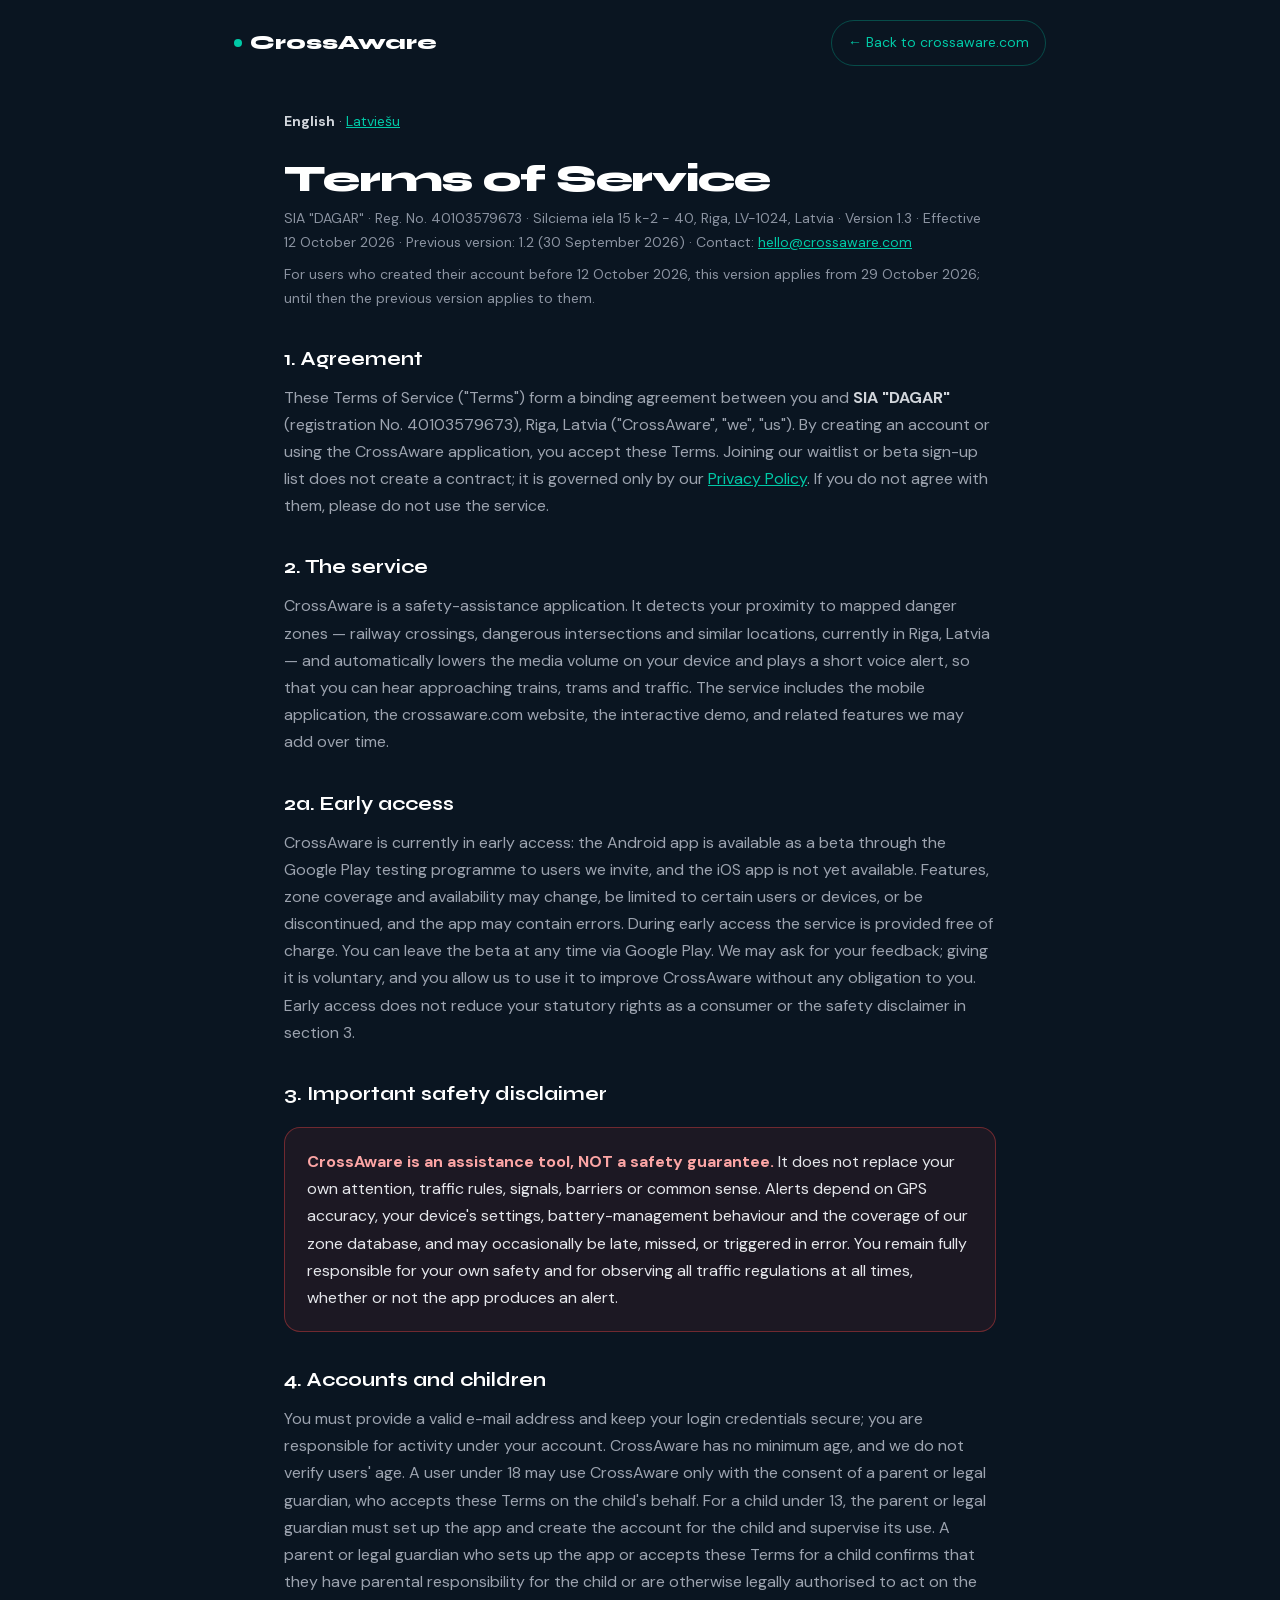
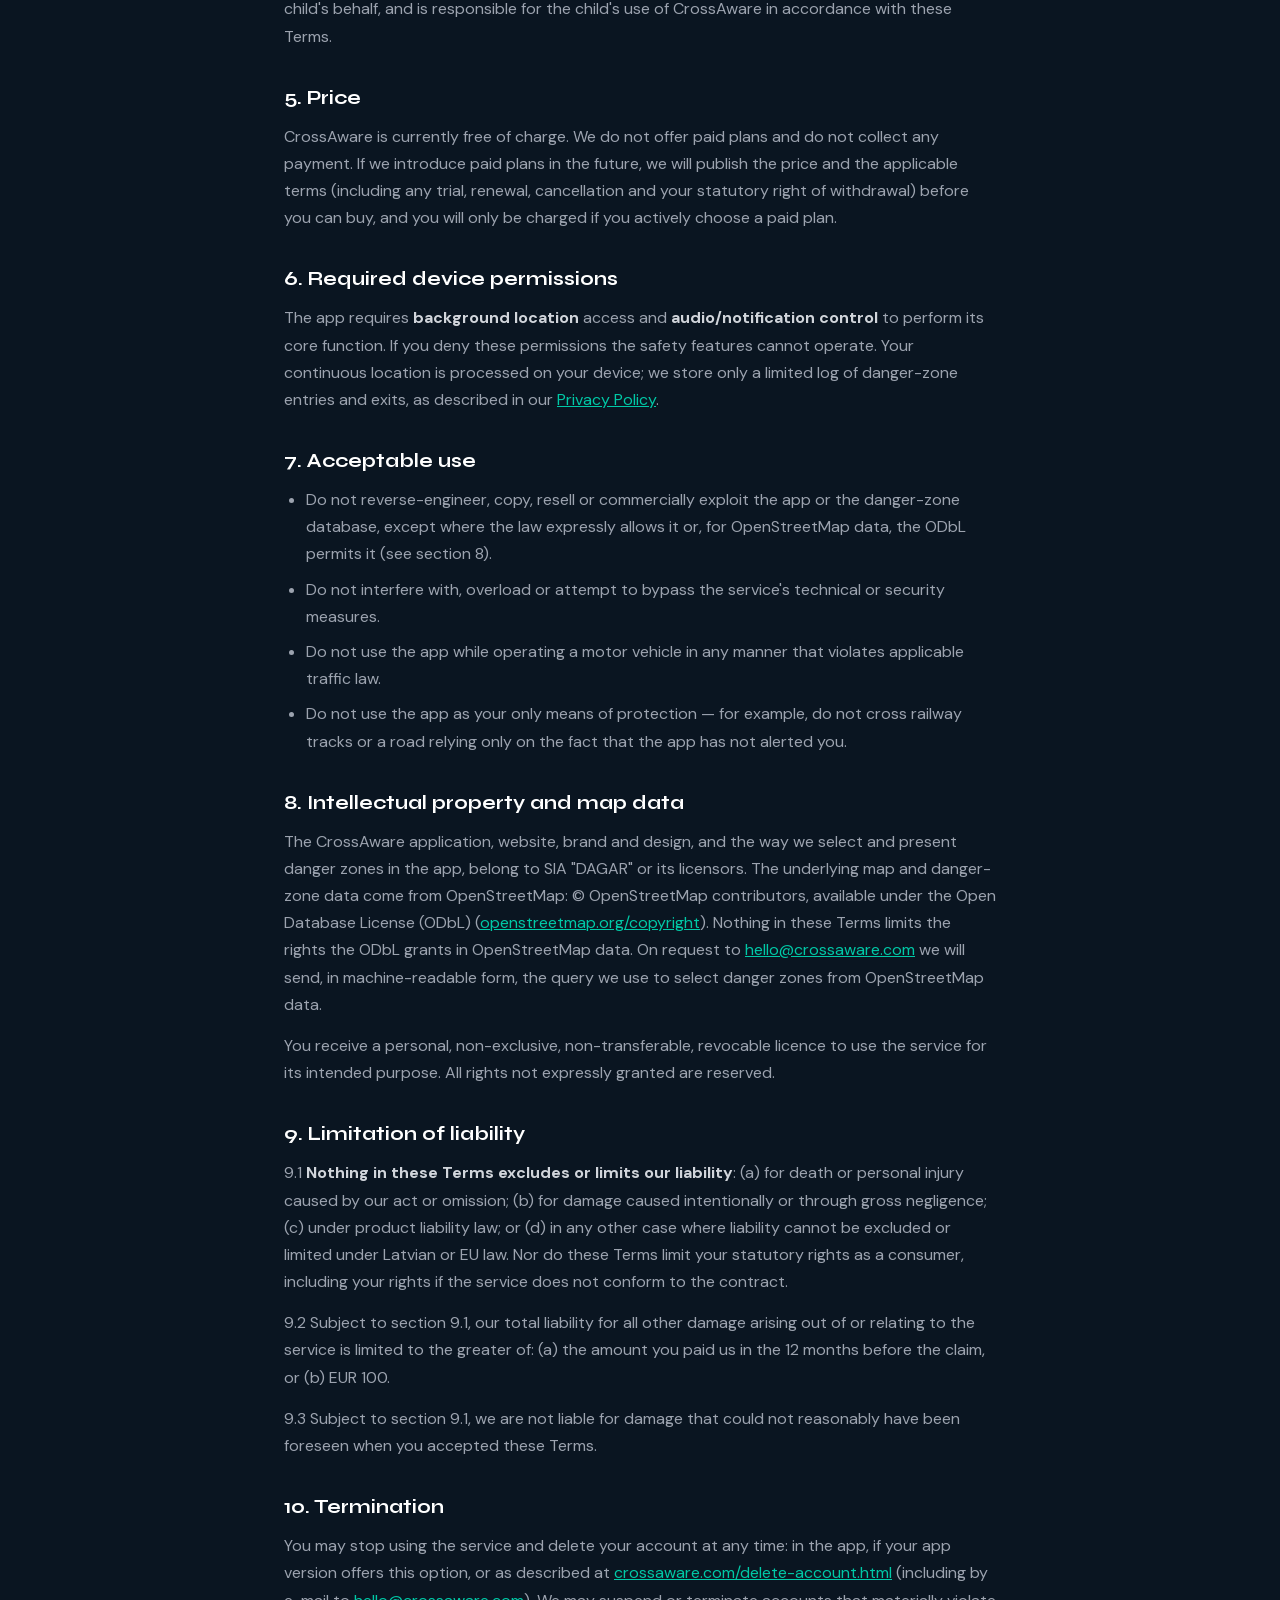
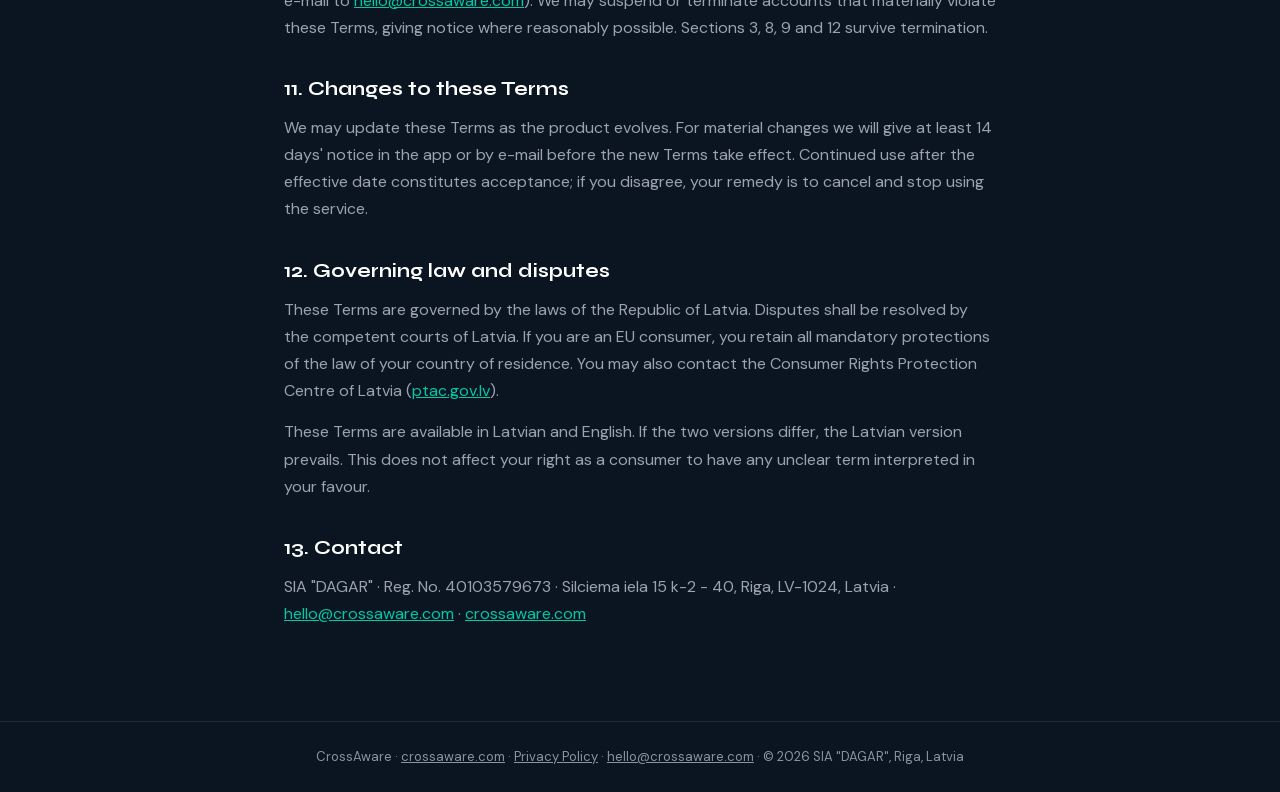
<file: terms.html>
<!DOCTYPE html>
<html lang="en">
<head>
<meta charset="UTF-8">
<meta name="viewport" content="width=device-width, initial-scale=1.0">
<title>Terms of Service — CrossAware</title>
<meta name="description" content="The terms governing your use of CrossAware, a safety aid that lowers your media volume near danger zones.">
<link rel="canonical" href="https://crossaware.com/terms.html">
<link rel="alternate" hreflang="en" href="https://crossaware.com/terms.html">
<link rel="alternate" hreflang="lv" href="https://crossaware.com/lv/terms.html">
<link rel="alternate" hreflang="x-default" href="https://crossaware.com/terms.html">
<meta property="og:type" content="website">
<meta property="og:site_name" content="CrossAware">
<meta property="og:url" content="https://crossaware.com/terms.html">
<meta property="og:title" content="Terms of Service — CrossAware">
<meta property="og:description" content="The terms governing your use of CrossAware, a safety aid that lowers your media volume near danger zones.">
<meta property="og:image" content="https://crossaware.com/og-image.png">
<meta property="og:image:width" content="1200">
<meta property="og:image:height" content="630">
<meta name="twitter:card" content="summary_large_image">
<meta name="twitter:title" content="Terms of Service — CrossAware">
<meta name="twitter:description" content="The terms governing your use of CrossAware, a safety aid that lowers your media volume near danger zones.">
<meta name="twitter:image" content="https://crossaware.com/og-image.png">
<link rel="preload" href="/fonts/syne-latin.woff2" as="font" type="font/woff2" crossorigin>
<link rel="preload" href="/fonts/dm-sans-latin.woff2" as="font" type="font/woff2" crossorigin>
<link href="/fonts/fonts.css" rel="stylesheet">
<style>
  :root{--navy:#0D1B2A;--navy2:#0A1521;--teal:#00C9A7;--blue:#2563EB;--muted:#9CA3AF;--dim:#8B93A1;--border:rgba(255,255,255,0.1)}
  *{margin:0;padding:0;box-sizing:border-box}
  body{background:var(--navy2);color:#E5E7EB;font-family:var(--font-body);font-size:var(--fs-body);line-height:var(--lh-relaxed)}
  nav{display:flex;align-items:center;justify-content:space-between;padding:20px 24px;max-width:860px;margin:0 auto}
  .logo{display:flex;align-items:center;gap:8px;font-family:var(--font-display);font-weight:var(--fw-black);font-size:19px;color:#fff;text-decoration:none}
  .logo .dot{width:8px;height:8px;border-radius:50%;background:var(--teal)}
  nav a.back{color:var(--teal);text-decoration:none;font-size:var(--fs-body-sm);padding:10px 16px;border:1px solid rgba(0,201,167,0.3);border-radius:100px}
  main{max-width:760px;margin:0 auto;padding:24px 24px 80px}
  h1{font-family:var(--font-display);font-size:var(--fs-h1-doc);font-weight:var(--fw-black);line-height:var(--lh-heading);color:#fff;letter-spacing:var(--ls-display);margin:24px 0 8px}
  .meta{color:var(--dim);font-size:var(--fs-body-sm);margin-bottom:36px}
  .lang{font-size:var(--fs-body-sm);margin:0}
  .tldr{background:rgba(0,201,167,0.08);border:1px solid rgba(0,201,167,0.3);border-radius:16px;padding:20px 22px;margin-bottom:36px}
  .tldr b{color:var(--teal)}
  h2{font-family:var(--font-display);font-size:var(--fs-h3);font-weight:var(--fw-bold);line-height:var(--lh-snug);color:#fff;margin:36px 0 12px}
  p{color:var(--muted);margin-bottom:14px}
  ul{margin:0 0 14px 22px;color:var(--muted)}
  li{margin-bottom:8px}
  b,strong{color:#D1D5DB}
  a{color:var(--teal)}
  table{width:100%;border-collapse:collapse;margin:16px 0 20px;font-size:var(--fs-body-sm)}
  th{background:rgba(255,255,255,0.06);color:#fff;text-align:left;padding:10px 12px;border:1px solid var(--border)}
  td{padding:10px 12px;border:1px solid var(--border);color:var(--muted);vertical-align:top}
  .warn{background:rgba(239,68,68,0.08);border:1px solid rgba(239,68,68,0.4);border-radius:16px;padding:20px 22px;margin:20px 0}
  .warn b{color:#FCA5A5}
  footer{border-top:1px solid var(--border);padding:24px;text-align:center;color:var(--dim);font-size:var(--fs-small)}
  footer a{color:var(--dim)}
  @media(max-width:640px){table{font-size:var(--fs-xs)}th,td{padding:8px}}
</style>

</head>
<body>
<nav>
  <a class="logo" href="/"><span class="dot"></span>CrossAware</a>
  <a class="back" href="/">← Back to crossaware.com</a>
</nav>
<main>
  <p class="lang"><b>English</b> · <a href="/lv/terms.html" hreflang="lv" lang="lv">Latviešu</a></p>
  <h1>Terms of Service</h1>
  <div class="meta">SIA "DAGAR" · Reg. No. 40103579673 · Silciema iela 15 k-2 - 40, Riga, LV-1024, Latvia · Version 1.3 · Effective 12 October 2026 · Previous version: 1.2 (30 September 2026) · Contact: <a href="mailto:hello@crossaware.com">hello@crossaware.com</a></div>
  <div class="meta" style="margin-top:-28px">For users who created their account before 12 October 2026, this version applies from 29 October 2026; until then the previous version applies to them.</div>

  <h2>1. Agreement</h2>
  <p>These Terms of Service ("Terms") form a binding agreement between you and <b>SIA "DAGAR"</b> (registration No. 40103579673), Riga, Latvia ("CrossAware", "we", "us"). By creating an account or using the CrossAware application, you accept these Terms. Joining our waitlist or beta sign-up list does not create a contract; it is governed only by our <a href="/privacy.html">Privacy Policy</a>. If you do not agree with them, please do not use the service.</p>

  <h2>2. The service</h2>
  <p>CrossAware is a safety-assistance application. It detects your proximity to mapped danger zones — railway crossings, dangerous intersections and similar locations, currently in Riga, Latvia — and automatically lowers the media volume on your device and plays a short voice alert, so that you can hear approaching trains, trams and traffic. The service includes the mobile application, the crossaware.com website, the interactive demo, and related features we may add over time.</p>

  <h2>2a. Early access</h2>
  <p>CrossAware is currently in early access: the Android app is available as a beta through the Google Play testing programme to users we invite, and the iOS app is not yet available. Features, zone coverage and availability may change, be limited to certain users or devices, or be discontinued, and the app may contain errors. During early access the service is provided free of charge. You can leave the beta at any time via Google Play. We may ask for your feedback; giving it is voluntary, and you allow us to use it to improve CrossAware without any obligation to you. Early access does not reduce your statutory rights as a consumer or the safety disclaimer in section 3.</p>

  <h2>3. Important safety disclaimer</h2>
  <div class="warn"><b>CrossAware is an assistance tool, NOT a safety guarantee.</b> It does not replace your own attention, traffic rules, signals, barriers or common sense. Alerts depend on GPS accuracy, your device's settings, battery-management behaviour and the coverage of our zone database, and may occasionally be late, missed, or triggered in error. You remain fully responsible for your own safety and for observing all traffic regulations at all times, whether or not the app produces an alert.</div>

  <h2>4. Accounts and children</h2>
  <p>You must provide a valid e-mail address and keep your login credentials secure; you are responsible for activity under your account. CrossAware has no minimum age, and we do not verify users' age. A user under 18 may use CrossAware only with the consent of a parent or legal guardian, who accepts these Terms on the child's behalf. For a child under 13, the parent or legal guardian must set up the app and create the account for the child and supervise its use. A parent or legal guardian who sets up the app or accepts these Terms for a child confirms that they have parental responsibility for the child or are otherwise legally authorised to act on the child's behalf, and is responsible for the child's use of CrossAware in accordance with these Terms.</p>

  <h2>5. Price</h2>
  <p>CrossAware is currently free of charge. We do not offer paid plans and do not collect any payment. If we introduce paid plans in the future, we will publish the price and the applicable terms (including any trial, renewal, cancellation and your statutory right of withdrawal) before you can buy, and you will only be charged if you actively choose a paid plan.</p>

  <h2>6. Required device permissions</h2>
  <p>The app requires <b>background location</b> access and <b>audio/notification control</b> to perform its core function. If you deny these permissions the safety features cannot operate. Your continuous location is processed on your device; we store only a limited log of danger-zone entries and exits, as described in our <a href="/privacy.html">Privacy Policy</a>.</p>

  <h2>7. Acceptable use</h2>
  <ul>
    <li>Do not reverse-engineer, copy, resell or commercially exploit the app or the danger-zone database, except where the law expressly allows it or, for OpenStreetMap data, the ODbL permits it (see section 8).</li>
    <li>Do not interfere with, overload or attempt to bypass the service's technical or security measures.</li>
    <li>Do not use the app while operating a motor vehicle in any manner that violates applicable traffic law.</li>
    <li>Do not use the app as your only means of protection — for example, do not cross railway tracks or a road relying only on the fact that the app has not alerted you.</li>
  </ul>

  <h2>8. Intellectual property and map data</h2>
  <p>The CrossAware application, website, brand and design, and the way we select and present danger zones in the app, belong to SIA "DAGAR" or its licensors. The underlying map and danger-zone data come from OpenStreetMap: © OpenStreetMap contributors, available under the Open Database License (ODbL) (<a href="https://www.openstreetmap.org/copyright" rel="noopener">openstreetmap.org/copyright</a>). Nothing in these Terms limits the rights the ODbL grants in OpenStreetMap data. On request to <a href="mailto:hello@crossaware.com">hello@crossaware.com</a> we will send, in machine-readable form, the query we use to select danger zones from OpenStreetMap data.</p>
  <p>You receive a personal, non-exclusive, non-transferable, revocable licence to use the service for its intended purpose. All rights not expressly granted are reserved.</p>

  <h2>9. Limitation of liability</h2>
  <p>9.1 <b>Nothing in these Terms excludes or limits our liability</b>: (a) for death or personal injury caused by our act or omission; (b) for damage caused intentionally or through gross negligence; (c) under product liability law; or (d) in any other case where liability cannot be excluded or limited under Latvian or EU law. Nor do these Terms limit your statutory rights as a consumer, including your rights if the service does not conform to the contract.</p>
  <p>9.2 Subject to section 9.1, our total liability for all other damage arising out of or relating to the service is limited to the greater of: (a) the amount you paid us in the 12 months before the claim, or (b) EUR 100.</p>
  <p>9.3 Subject to section 9.1, we are not liable for damage that could not reasonably have been foreseen when you accepted these Terms.</p>

  <h2>10. Termination</h2>
  <p>You may stop using the service and delete your account at any time: in the app, if your app version offers this option, or as described at <a href="/delete-account.html">crossaware.com/delete-account.html</a> (including by e-mail to <a href="mailto:hello@crossaware.com">hello@crossaware.com</a>). We may suspend or terminate accounts that materially violate these Terms, giving notice where reasonably possible. Sections 3, 8, 9 and 12 survive termination.</p>

  <h2>11. Changes to these Terms</h2>
  <p>We may update these Terms as the product evolves. For material changes we will give at least 14 days' notice in the app or by e-mail before the new Terms take effect. Continued use after the effective date constitutes acceptance; if you disagree, your remedy is to cancel and stop using the service.</p>

  <h2>12. Governing law and disputes</h2>
  <p>These Terms are governed by the laws of the Republic of Latvia. Disputes shall be resolved by the competent courts of Latvia. If you are an EU consumer, you retain all mandatory protections of the law of your country of residence. You may also contact the Consumer Rights Protection Centre of Latvia (<a href="https://www.ptac.gov.lv" rel="noopener">ptac.gov.lv</a>).</p>
  <p>These Terms are available in Latvian and English. If the two versions differ, the Latvian version prevails. This does not affect your right as a consumer to have any unclear term interpreted in your favour.</p>

  <h2>13. Contact</h2>
  <p>SIA "DAGAR" · Reg. No. 40103579673 · Silciema iela 15 k-2 - 40, Riga, LV-1024, Latvia · <a href="mailto:hello@crossaware.com">hello@crossaware.com</a> · <a href="/">crossaware.com</a></p>
</main>
<footer>CrossAware · <a href="/">crossaware.com</a> · <a href="/privacy.html">Privacy Policy</a> · <a href="mailto:hello@crossaware.com">hello@crossaware.com</a> · © 2026 SIA "DAGAR", Riga, Latvia</footer>
</body>
</html>
</file>
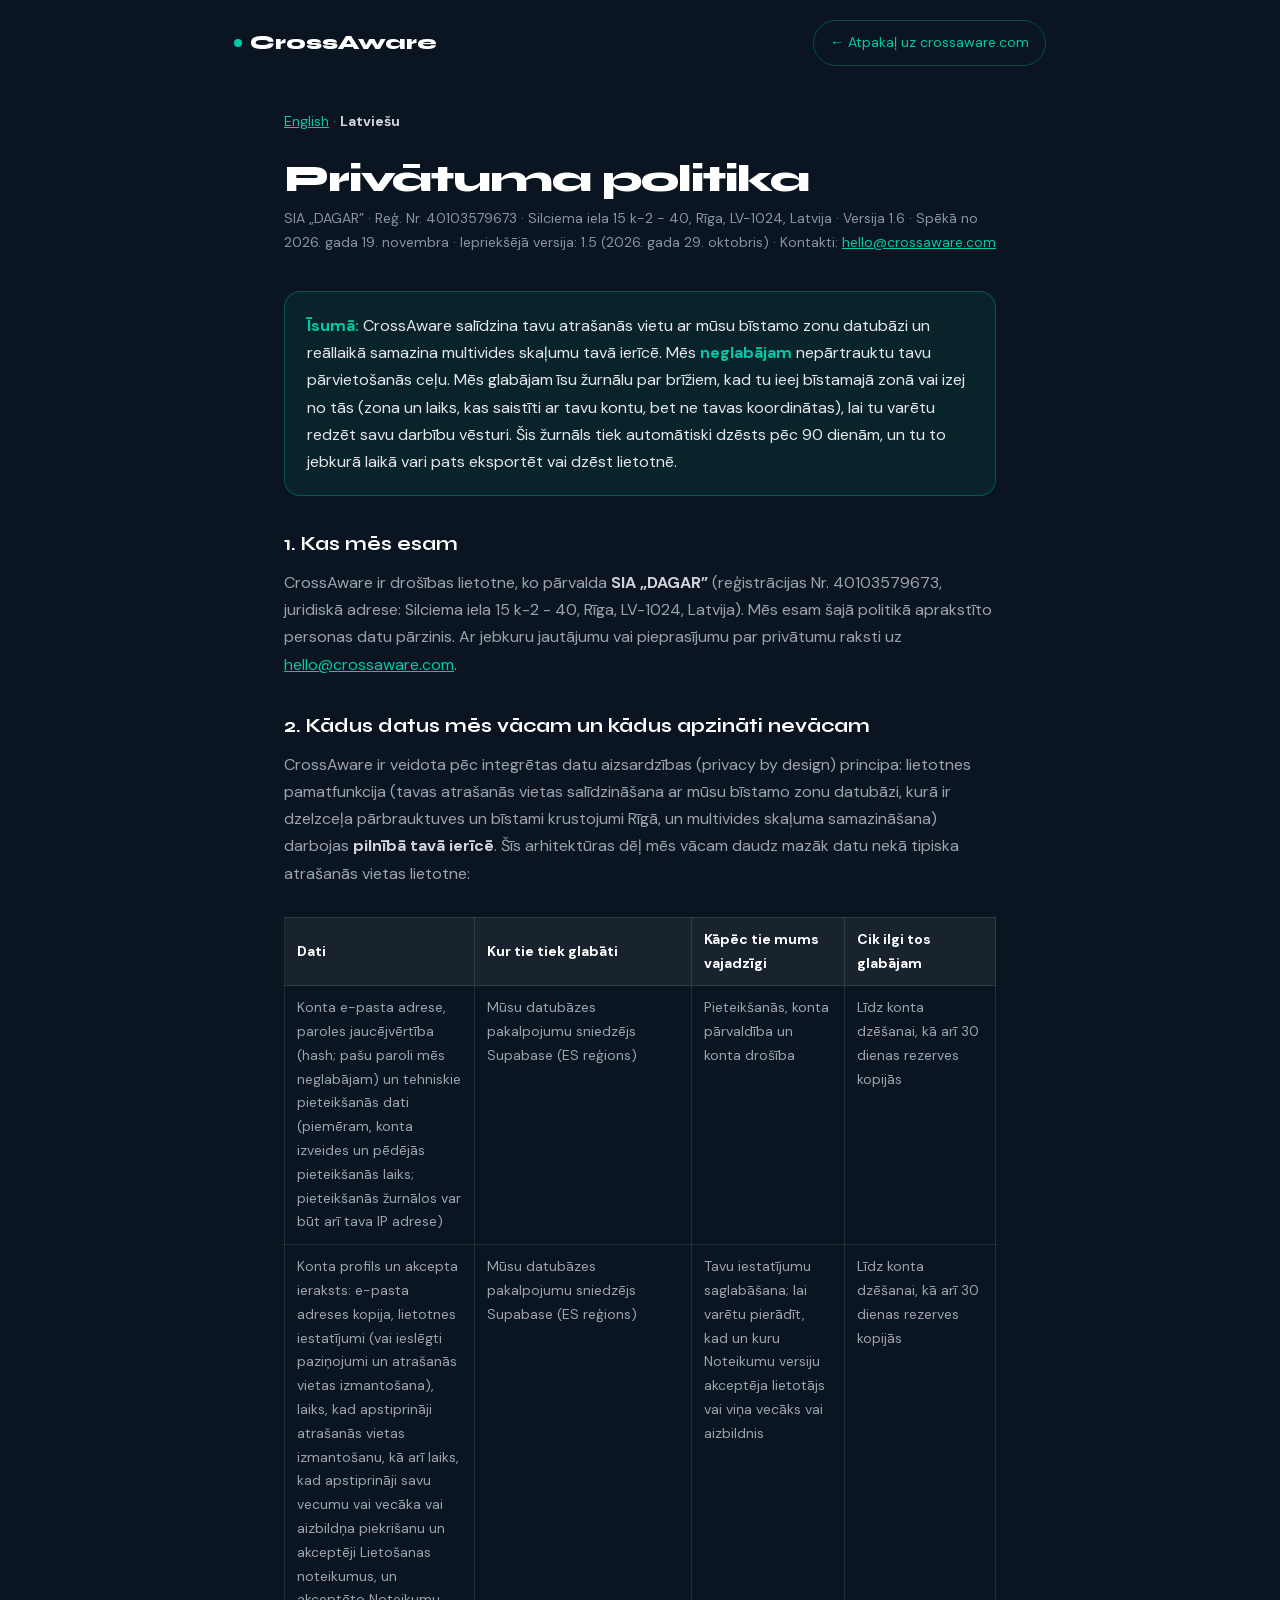
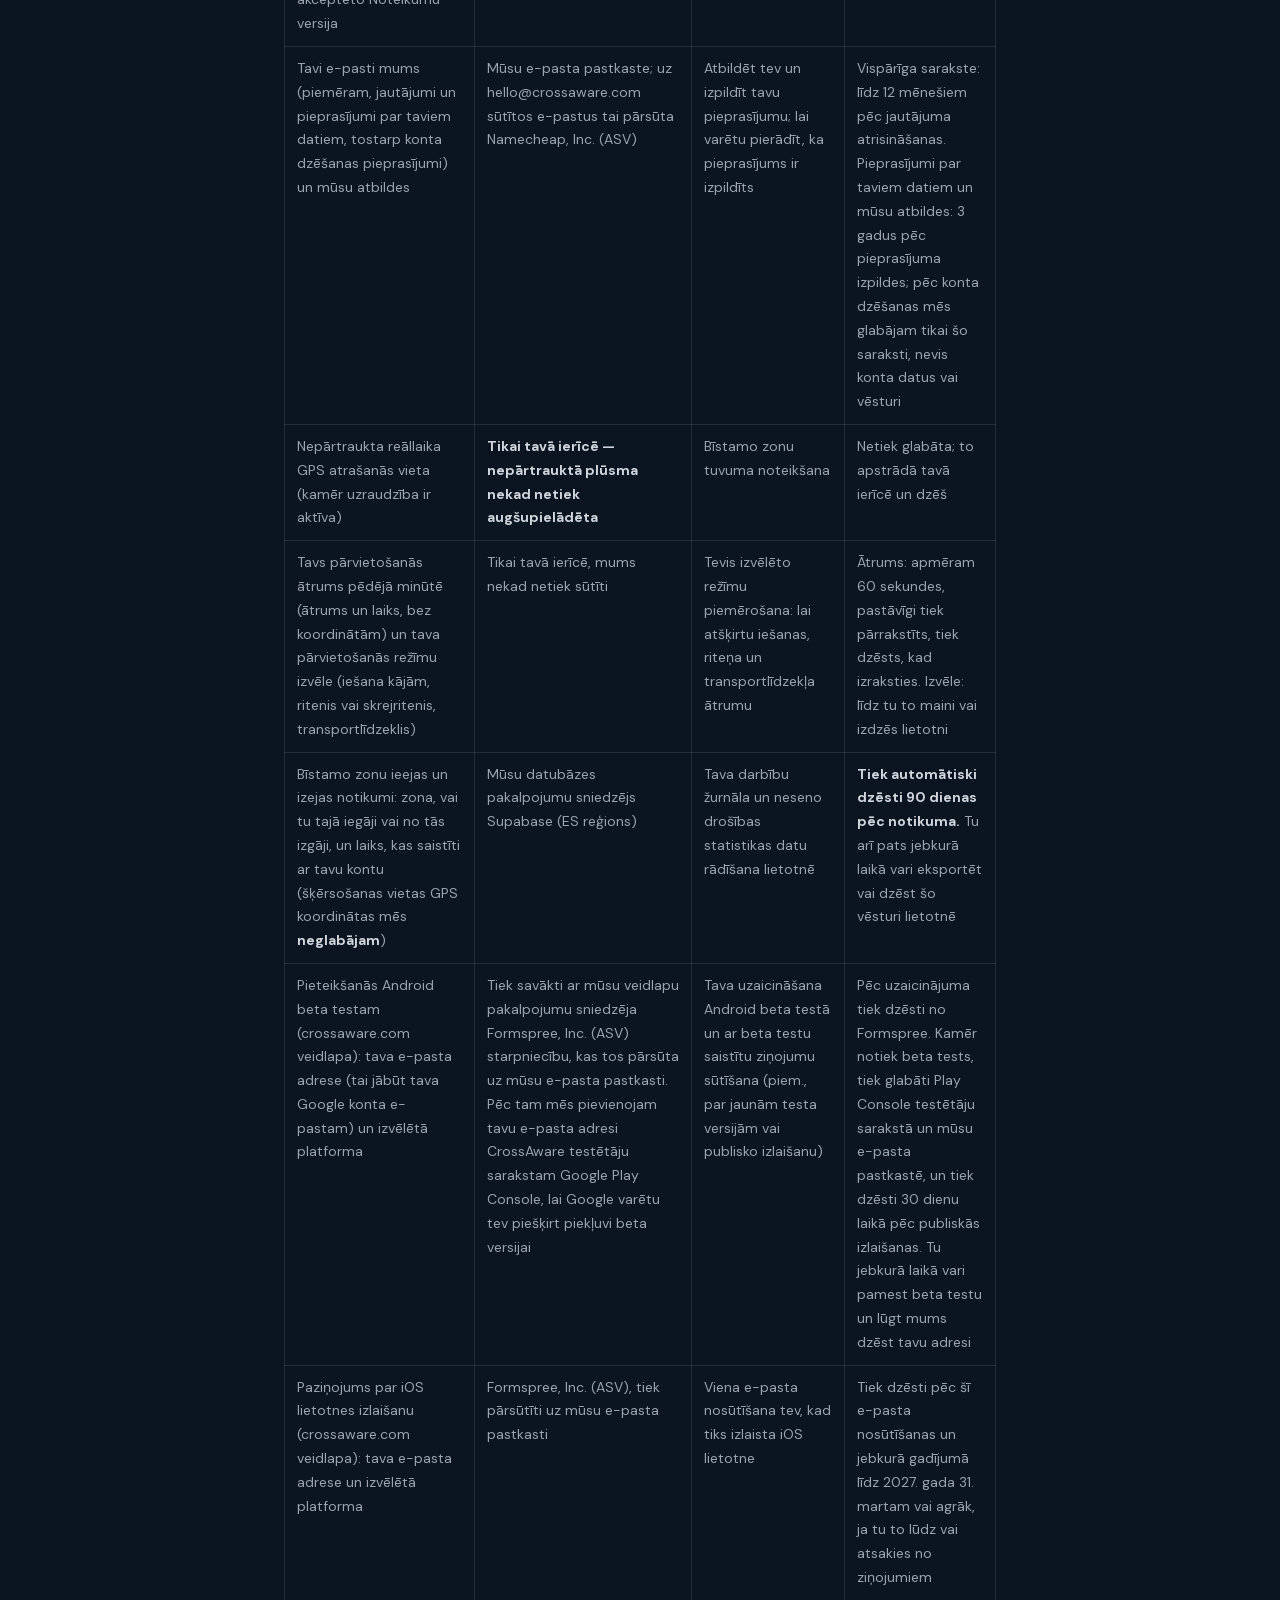
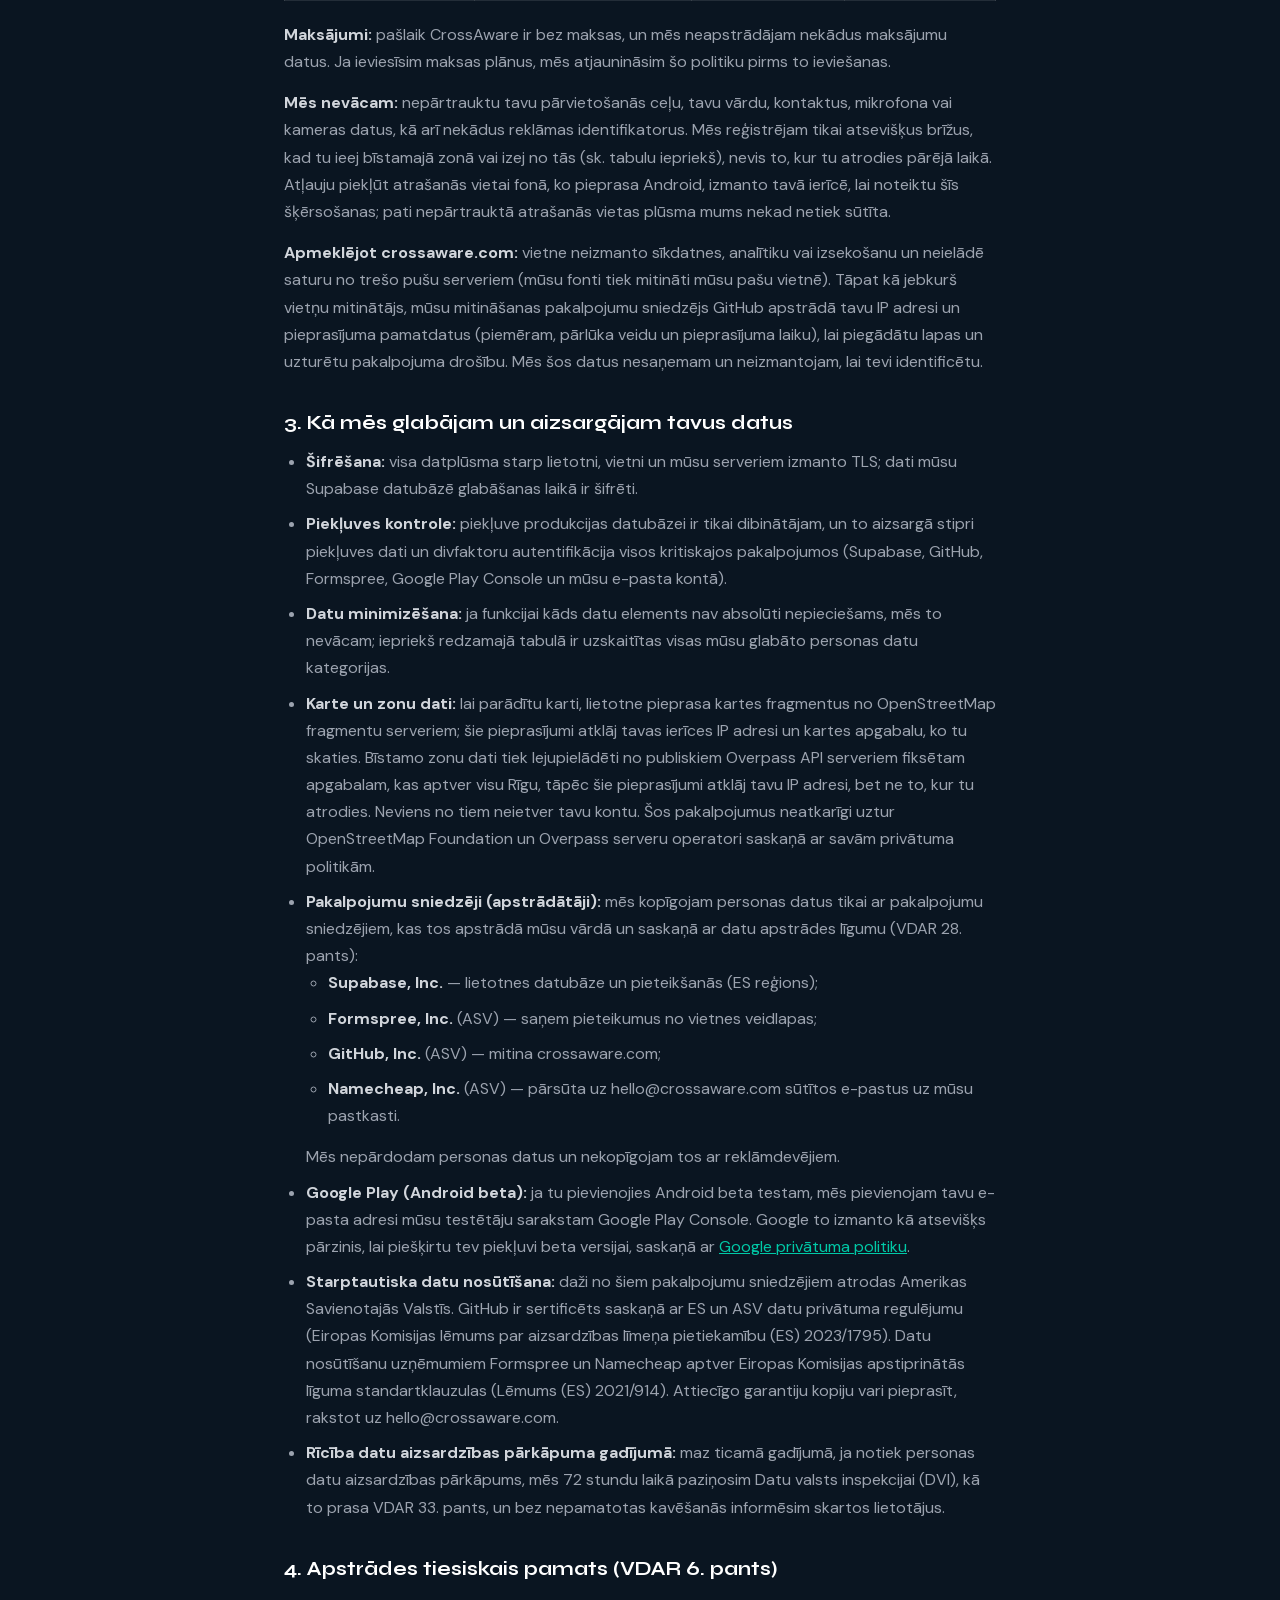
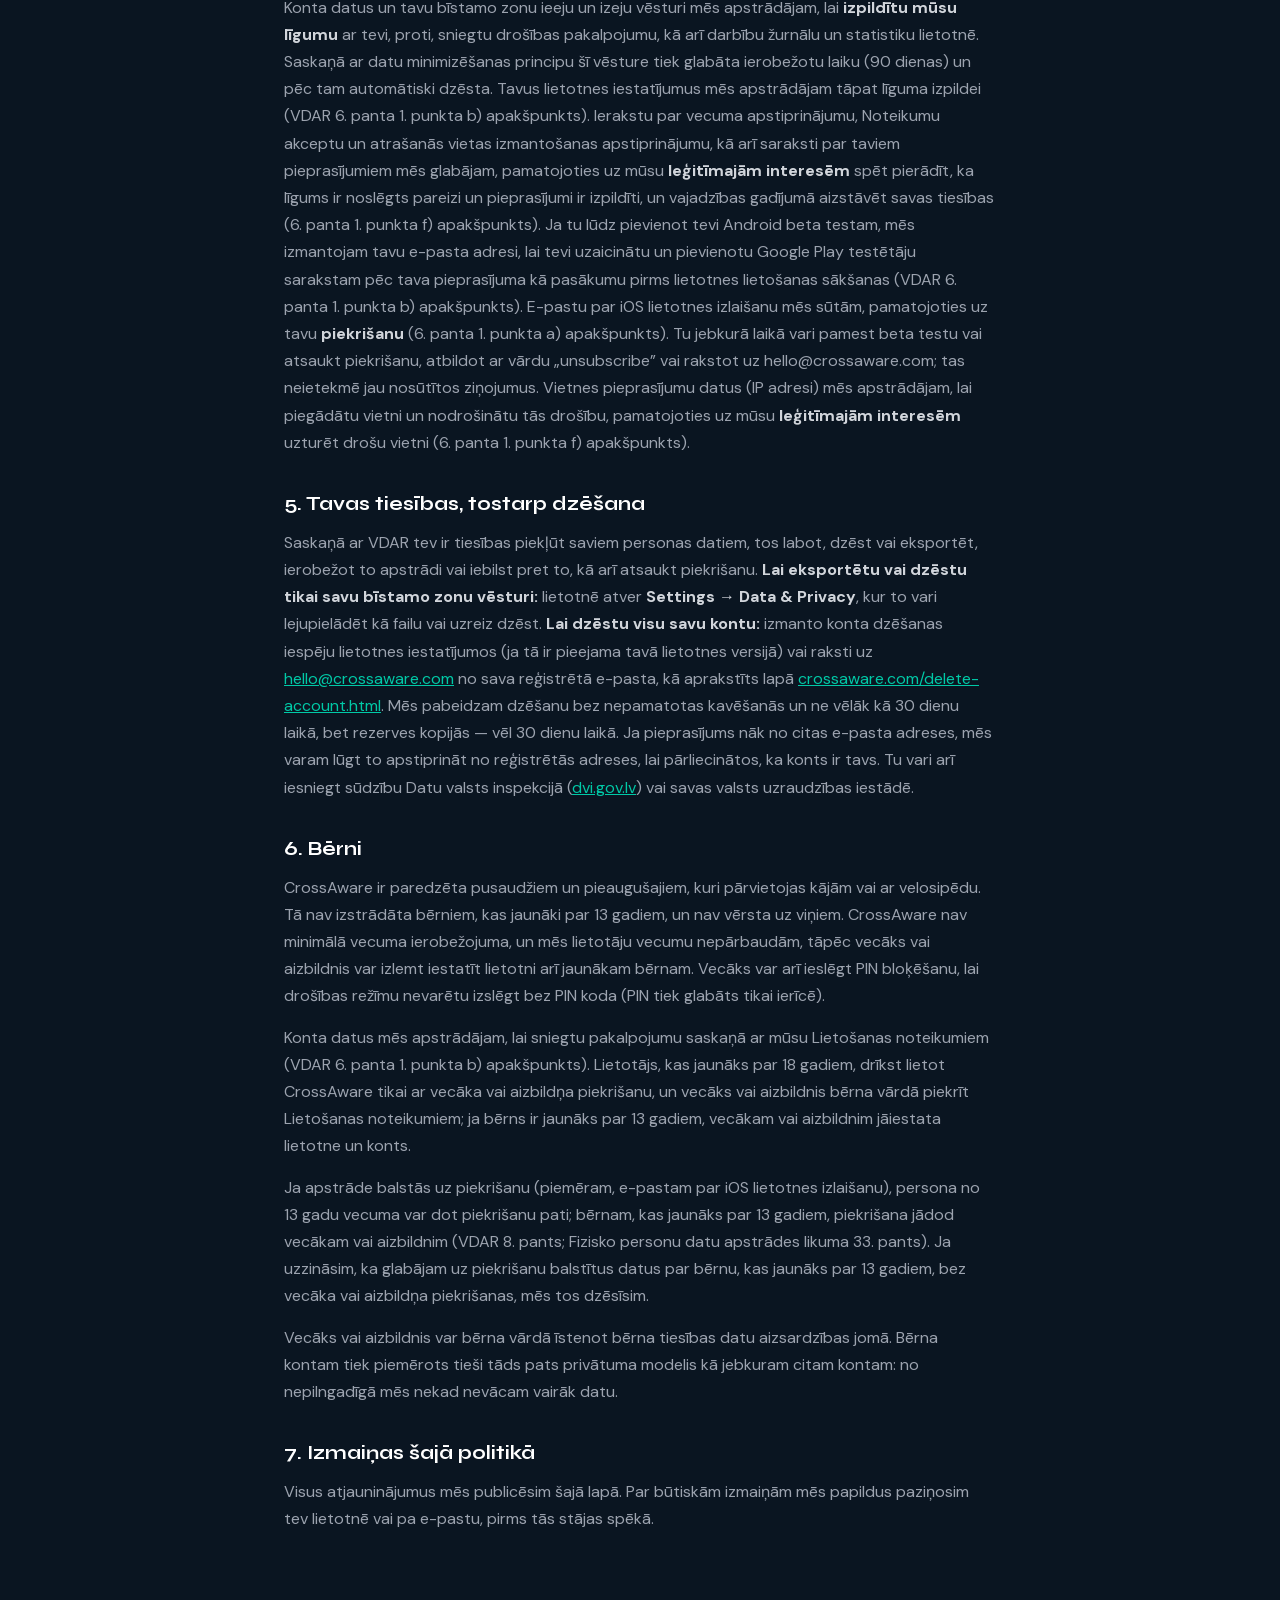
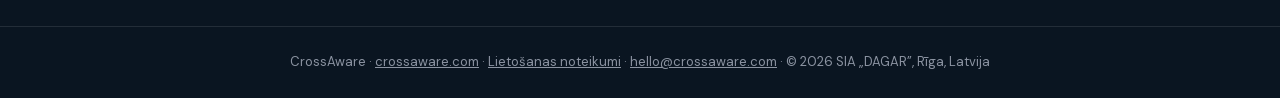
<file: lv/privacy.html>
<!DOCTYPE html>
<html lang="lv">
<head>
<meta charset="UTF-8">
<meta name="viewport" content="width=device-width, initial-scale=1.0">
<title>Privātuma politika — CrossAware</title>
<meta name="description" content="Kā CrossAware apstrādā tavus datus: atrašanās vieta tiek apstrādāta ierīcē, zonu vēsture tiek glabāta 90 dienas, un tu to vari eksportēt vai dzēst lietotnē.">
<link rel="canonical" href="https://crossaware.com/lv/privacy.html">
<link rel="alternate" hreflang="en" href="https://crossaware.com/privacy.html">
<link rel="alternate" hreflang="lv" href="https://crossaware.com/lv/privacy.html">
<link rel="alternate" hreflang="x-default" href="https://crossaware.com/privacy.html">
<meta property="og:type" content="website">
<meta property="og:site_name" content="CrossAware">
<meta property="og:locale" content="lv_LV">
<meta property="og:url" content="https://crossaware.com/lv/privacy.html">
<meta property="og:title" content="Privātuma politika — CrossAware">
<meta property="og:description" content="Kā CrossAware apstrādā tavus datus: atrašanās vieta tiek apstrādāta ierīcē, zonu vēsture tiek glabāta 90 dienas, un tu to vari eksportēt vai dzēst lietotnē.">
<meta property="og:image" content="https://crossaware.com/og-image.png">
<meta property="og:image:width" content="1200">
<meta property="og:image:height" content="630">
<meta name="twitter:card" content="summary_large_image">
<meta name="twitter:title" content="Privātuma politika — CrossAware">
<meta name="twitter:description" content="Kā CrossAware apstrādā tavus datus: atrašanās vieta tiek apstrādāta ierīcē, zonu vēsture tiek glabāta 90 dienas, un tu to vari eksportēt vai dzēst lietotnē.">
<meta name="twitter:image" content="https://crossaware.com/og-image.png">
<link rel="preload" href="/fonts/syne-latin.woff2" as="font" type="font/woff2" crossorigin>
<link rel="preload" href="/fonts/dm-sans-latin.woff2" as="font" type="font/woff2" crossorigin>
<link href="/fonts/fonts.css" rel="stylesheet">
<style>
  :root{--navy:#0D1B2A;--navy2:#0A1521;--teal:#00C9A7;--blue:#2563EB;--muted:#9CA3AF;--dim:#8B93A1;--border:rgba(255,255,255,0.1)}
  *{margin:0;padding:0;box-sizing:border-box}
  body{background:var(--navy2);color:#E5E7EB;font-family:var(--font-body);font-size:var(--fs-body);line-height:var(--lh-relaxed)}
  nav{display:flex;align-items:center;justify-content:space-between;padding:20px 24px;max-width:860px;margin:0 auto}
  .logo{display:flex;align-items:center;gap:8px;font-family:var(--font-display);font-weight:var(--fw-black);font-size:19px;color:#fff;text-decoration:none}
  .logo .dot{width:8px;height:8px;border-radius:50%;background:var(--teal)}
  nav a.back{color:var(--teal);text-decoration:none;font-size:var(--fs-body-sm);padding:10px 16px;border:1px solid rgba(0,201,167,0.3);border-radius:100px}
  main{max-width:760px;margin:0 auto;padding:24px 24px 80px}
  h1{font-family:var(--font-display);font-size:var(--fs-h1-doc);font-weight:var(--fw-black);line-height:var(--lh-heading);color:#fff;letter-spacing:var(--ls-display);margin:24px 0 8px}
  .meta{color:var(--dim);font-size:var(--fs-body-sm);margin-bottom:36px}
  .lang{font-size:var(--fs-body-sm);margin:0}
  .tldr{background:rgba(0,201,167,0.08);border:1px solid rgba(0,201,167,0.3);border-radius:16px;padding:20px 22px;margin-bottom:36px}
  .tldr b{color:var(--teal)}
  h2{font-family:var(--font-display);font-size:var(--fs-h3);font-weight:var(--fw-bold);line-height:var(--lh-snug);color:#fff;margin:36px 0 12px}
  p{color:var(--muted);margin-bottom:14px}
  ul{margin:0 0 14px 22px;color:var(--muted)}
  li{margin-bottom:8px}
  b,strong{color:#D1D5DB}
  a{color:var(--teal)}
  table{width:100%;border-collapse:collapse;margin:16px 0 20px;font-size:var(--fs-body-sm)}
  th{background:rgba(255,255,255,0.06);color:#fff;text-align:left;padding:10px 12px;border:1px solid var(--border)}
  td{padding:10px 12px;border:1px solid var(--border);color:var(--muted);vertical-align:top}
  .warn{background:rgba(239,68,68,0.08);border:1px solid rgba(239,68,68,0.4);border-radius:16px;padding:20px 22px;margin:20px 0}
  .warn b{color:#FCA5A5}
  footer{border-top:1px solid var(--border);padding:24px;text-align:center;color:var(--dim);font-size:var(--fs-small)}
  footer a{color:var(--dim)}
  .tscroll{overflow-x:auto}
  @media(max-width:640px){table{font-size:var(--fs-xs);min-width:560px}th,td{padding:8px}}
</style>

</head>
<body>
<nav>
  <a class="logo" href="/"><span class="dot"></span>CrossAware</a>
  <a class="back" href="/">← Atpakaļ uz crossaware.com</a>
</nav>
<main>
  <p class="lang"><a href="/privacy.html" hreflang="en" lang="en">English</a> · <b>Latviešu</b></p>
  <h1>Privātuma politika</h1>
  <div class="meta">SIA „DAGAR” · Reģ. Nr. 40103579673 · Silciema iela 15 k-2 - 40, Rīga, LV-1024, Latvija · Versija 1.6 · Spēkā no 2026. gada 19. novembra · Iepriekšējā versija: 1.5 (2026. gada 29. oktobris) · Kontakti: <a href="mailto:hello@crossaware.com">hello@crossaware.com</a></div>

  <div class="tldr"><b>Īsumā:</b> CrossAware salīdzina tavu atrašanās vietu ar mūsu bīstamo zonu datubāzi un reāllaikā samazina multivides skaļumu tavā ierīcē. Mēs <b>neglabājam</b> nepārtrauktu tavu pārvietošanās ceļu. Mēs glabājam īsu žurnālu par brīžiem, kad tu ieej bīstamajā zonā vai izej no tās (zona un laiks, kas saistīti ar tavu kontu, bet ne tavas koordinātas), lai tu varētu redzēt savu darbību vēsturi. Šis žurnāls tiek automātiski dzēsts pēc 90 dienām, un tu to jebkurā laikā vari pats eksportēt vai dzēst lietotnē.</div>

  <h2>1. Kas mēs esam</h2>
  <p>CrossAware ir drošības lietotne, ko pārvalda <b>SIA „DAGAR”</b> (reģistrācijas Nr. 40103579673, juridiskā adrese: Silciema iela 15 k-2 - 40, Rīga, LV-1024, Latvija). Mēs esam šajā politikā aprakstīto personas datu pārzinis. Ar jebkuru jautājumu vai pieprasījumu par privātumu raksti uz <a href="mailto:hello@crossaware.com">hello@crossaware.com</a>.</p>

  <h2 id="data">2. Kādus datus mēs vācam un kādus apzināti nevācam</h2>
  <p>CrossAware ir veidota pēc integrētas datu aizsardzības (privacy by design) principa: lietotnes pamatfunkcija (tavas atrašanās vietas salīdzināšana ar mūsu bīstamo zonu datubāzi, kurā ir dzelzceļa pārbrauktuves un bīstami krustojumi Rīgā, un multivides skaļuma samazināšana) darbojas <b>pilnībā tavā ierīcē</b>. Šīs arhitektūras dēļ mēs vācam daudz mazāk datu nekā tipiska atrašanās vietas lietotne:</p>
  <div class="tscroll" role="region" aria-labelledby="data" tabindex="0">
  <table>
    <tr><th>Dati</th><th>Kur tie tiek glabāti</th><th>Kāpēc tie mums vajadzīgi</th><th>Cik ilgi tos glabājam</th></tr>
    <tr><td>Konta e-pasta adrese, paroles jaucējvērtība (hash; pašu paroli mēs neglabājam) un tehniskie pieteikšanās dati (piemēram, konta izveides un pēdējās pieteikšanās laiks; pieteikšanās žurnālos var būt arī tava IP adrese)</td><td>Mūsu datubāzes pakalpojumu sniedzējs Supabase (ES reģions)</td><td>Pieteikšanās, konta pārvaldība un konta drošība</td><td>Līdz konta dzēšanai, kā arī 30 dienas rezerves kopijās</td></tr>
    <tr><td>Konta profils un akcepta ieraksts: e-pasta adreses kopija, lietotnes iestatījumi (vai ieslēgti paziņojumi un atrašanās vietas izmantošana), laiks, kad apstiprināji atrašanās vietas izmantošanu, kā arī laiks, kad apstiprināji savu vecumu vai vecāka vai aizbildņa piekrišanu un akceptēji Lietošanas noteikumus, un akceptēto Noteikumu versija</td><td>Mūsu datubāzes pakalpojumu sniedzējs Supabase (ES reģions)</td><td>Tavu iestatījumu saglabāšana; lai varētu pierādīt, kad un kuru Noteikumu versiju akceptēja lietotājs vai viņa vecāks vai aizbildnis</td><td>Līdz konta dzēšanai, kā arī 30 dienas rezerves kopijās</td></tr>
    <tr><td>Tavi e-pasti mums (piemēram, jautājumi un pieprasījumi par taviem datiem, tostarp konta dzēšanas pieprasījumi) un mūsu atbildes</td><td>Mūsu e-pasta pastkaste; uz hello@crossaware.com sūtītos e-pastus tai pārsūta Namecheap, Inc. (ASV)</td><td>Atbildēt tev un izpildīt tavu pieprasījumu; lai varētu pierādīt, ka pieprasījums ir izpildīts</td><td>Vispārīga sarakste: līdz 12 mēnešiem pēc jautājuma atrisināšanas. Pieprasījumi par taviem datiem un mūsu atbildes: 3 gadus pēc pieprasījuma izpildes; pēc konta dzēšanas mēs glabājam tikai šo saraksti, nevis konta datus vai vēsturi</td></tr>
    <tr><td>Nepārtraukta reāllaika GPS atrašanās vieta (kamēr uzraudzība ir aktīva)</td><td><b>Tikai tavā ierīcē — nepārtrauktā plūsma nekad netiek augšupielādēta</b></td><td>Bīstamo zonu tuvuma noteikšana</td><td>Netiek glabāta; to apstrādā tavā ierīcē un dzēš</td></tr>
    <tr><td>Tavs pārvietošanās ātrums pēdējā minūtē (ātrums un laiks, bez koordinātām) un tava pārvietošanās režīmu izvēle (iešana kājām, ritenis vai skrejritenis, transportlīdzeklis)</td><td>Tikai tavā ierīcē, mums nekad netiek sūtīti</td><td>Tevis izvēlēto režīmu piemērošana: lai atšķirtu iešanas, riteņa un transportlīdzekļa ātrumu</td><td>Ātrums: apmēram 60 sekundes, pastāvīgi tiek pārrakstīts, tiek dzēsts, kad izraksties. Izvēle: līdz tu to maini vai izdzēs lietotni</td></tr>
    <tr><td>Bīstamo zonu ieejas un izejas notikumi: zona, vai tu tajā iegāji vai no tās izgāji, un laiks, kas saistīti ar tavu kontu (šķērsošanas vietas GPS koordinātas mēs <b>neglabājam</b>)</td><td>Mūsu datubāzes pakalpojumu sniedzējs Supabase (ES reģions)</td><td>Tava darbību žurnāla un neseno drošības statistikas datu rādīšana lietotnē</td><td><b>Tiek automātiski dzēsti 90 dienas pēc notikuma.</b> Tu arī pats jebkurā laikā vari eksportēt vai dzēst šo vēsturi lietotnē</td></tr>
    <tr><td>Pieteikšanās Android beta testam (crossaware.com veidlapa): tava e-pasta adrese (tai jābūt tava Google konta e-pastam) un izvēlētā platforma</td><td>Tiek savākti ar mūsu veidlapu pakalpojumu sniedzēja Formspree, Inc. (ASV) starpniecību, kas tos pārsūta uz mūsu e-pasta pastkasti. Pēc tam mēs pievienojam tavu e-pasta adresi CrossAware testētāju sarakstam Google Play Console, lai Google varētu tev piešķirt piekļuvi beta versijai</td><td>Tava uzaicināšana Android beta testā un ar beta testu saistītu ziņojumu sūtīšana (piem., par jaunām testa versijām vai publisko izlaišanu)</td><td>Pēc uzaicinājuma tiek dzēsti no Formspree. Kamēr notiek beta tests, tiek glabāti Play Console testētāju sarakstā un mūsu e-pasta pastkastē, un tiek dzēsti 30 dienu laikā pēc publiskās izlaišanas. Tu jebkurā laikā vari pamest beta testu un lūgt mums dzēst tavu adresi</td></tr>
    <tr><td>Paziņojums par iOS lietotnes izlaišanu (crossaware.com veidlapa): tava e-pasta adrese un izvēlētā platforma</td><td>Formspree, Inc. (ASV), tiek pārsūtīti uz mūsu e-pasta pastkasti</td><td>Viena e-pasta nosūtīšana tev, kad tiks izlaista iOS lietotne</td><td>Tiek dzēsti pēc šī e-pasta nosūtīšanas un jebkurā gadījumā līdz 2027. gada 31. martam vai agrāk, ja tu to lūdz vai atsakies no ziņojumiem</td></tr>
  </table>
  </div>
  <p><b>Maksājumi:</b> pašlaik CrossAware ir bez maksas, un mēs neapstrādājam nekādus maksājumu datus. Ja ieviesīsim maksas plānus, mēs atjaunināsim šo politiku pirms to ieviešanas.</p>
  <p><b>Mēs nevācam:</b> nepārtrauktu tavu pārvietošanās ceļu, tavu vārdu, kontaktus, mikrofona vai kameras datus, kā arī nekādus reklāmas identifikatorus. Mēs reģistrējam tikai atsevišķus brīžus, kad tu ieej bīstamajā zonā vai izej no tās (sk. tabulu iepriekš), nevis to, kur tu atrodies pārējā laikā. Atļauju piekļūt atrašanās vietai fonā, ko pieprasa Android, izmanto tavā ierīcē, lai noteiktu šīs šķērsošanas; pati nepārtrauktā atrašanās vietas plūsma mums nekad netiek sūtīta.</p>
  <p><b>Apmeklējot crossaware.com:</b> vietne neizmanto sīkdatnes, analītiku vai izsekošanu un neielādē saturu no trešo pušu serveriem (mūsu fonti tiek mitināti mūsu pašu vietnē). Tāpat kā jebkurš vietņu mitinātājs, mūsu mitināšanas pakalpojumu sniedzējs GitHub apstrādā tavu IP adresi un pieprasījuma pamatdatus (piemēram, pārlūka veidu un pieprasījuma laiku), lai piegādātu lapas un uzturētu pakalpojuma drošību. Mēs šos datus nesaņemam un neizmantojam, lai tevi identificētu.</p>

  <h2>3. Kā mēs glabājam un aizsargājam tavus datus</h2>
  <ul>
    <li><b>Šifrēšana:</b> visa datplūsma starp lietotni, vietni un mūsu serveriem izmanto TLS; dati mūsu Supabase datubāzē glabāšanas laikā ir šifrēti.</li>
    <li><b>Piekļuves kontrole:</b> piekļuve produkcijas datubāzei ir tikai dibinātājam, un to aizsargā stipri piekļuves dati un divfaktoru autentifikācija visos kritiskajos pakalpojumos (Supabase, GitHub, Formspree, Google Play Console un mūsu e-pasta kontā).</li>
    <li><b>Datu minimizēšana:</b> ja funkcijai kāds datu elements nav absolūti nepieciešams, mēs to nevācam; iepriekš redzamajā tabulā ir uzskaitītas visas mūsu glabāto personas datu kategorijas.</li>
    <li><b>Karte un zonu dati:</b> lai parādītu karti, lietotne pieprasa kartes fragmentus no OpenStreetMap fragmentu serveriem; šie pieprasījumi atklāj tavas ierīces IP adresi un kartes apgabalu, ko tu skaties. Bīstamo zonu dati tiek lejupielādēti no publiskiem Overpass API serveriem fiksētam apgabalam, kas aptver visu Rīgu, tāpēc šie pieprasījumi atklāj tavu IP adresi, bet ne to, kur tu atrodies. Neviens no tiem neietver tavu kontu. Šos pakalpojumus neatkarīgi uztur OpenStreetMap Foundation un Overpass serveru operatori saskaņā ar savām privātuma politikām.</li>
    <li><b>Pakalpojumu sniedzēji (apstrādātāji):</b> mēs kopīgojam personas datus tikai ar pakalpojumu sniedzējiem, kas tos apstrādā mūsu vārdā un saskaņā ar datu apstrādes līgumu (VDAR 28. pants):
      <ul>
        <li><b>Supabase, Inc.</b> — lietotnes datubāze un pieteikšanās (ES reģions);</li>
        <li><b>Formspree, Inc.</b> (ASV) — saņem pieteikumus no vietnes veidlapas;</li>
        <li><b>GitHub, Inc.</b> (ASV) — mitina crossaware.com;</li>
        <li><b>Namecheap, Inc.</b> (ASV) — pārsūta uz hello@crossaware.com sūtītos e-pastus uz mūsu pastkasti.</li>
      </ul>
      Mēs nepārdodam personas datus un nekopīgojam tos ar reklāmdevējiem.</li>
    <li><b>Google Play (Android beta):</b> ja tu pievienojies Android beta testam, mēs pievienojam tavu e-pasta adresi mūsu testētāju sarakstam Google Play Console. Google to izmanto kā atsevišķs pārzinis, lai piešķirtu tev piekļuvi beta versijai, saskaņā ar <a href="https://policies.google.com/privacy" rel="noopener">Google privātuma politiku</a>.</li>
    <li><b>Starptautiska datu nosūtīšana:</b> daži no šiem pakalpojumu sniedzējiem atrodas Amerikas Savienotajās Valstīs. GitHub ir sertificēts saskaņā ar ES un ASV datu privātuma regulējumu (Eiropas Komisijas lēmums par aizsardzības līmeņa pietiekamību (ES) 2023/1795). Datu nosūtīšanu uzņēmumiem Formspree un Namecheap aptver Eiropas Komisijas apstiprinātās līguma standartklauzulas (Lēmums (ES) 2021/914). Attiecīgo garantiju kopiju vari pieprasīt, rakstot uz hello@crossaware.com.</li>
    <li><b>Rīcība datu aizsardzības pārkāpuma gadījumā:</b> maz ticamā gadījumā, ja notiek personas datu aizsardzības pārkāpums, mēs 72 stundu laikā paziņosim Datu valsts inspekcijai (DVI), kā to prasa VDAR 33. pants, un bez nepamatotas kavēšanās informēsim skartos lietotājus.</li>
  </ul>

  <h2>4. Apstrādes tiesiskais pamats (VDAR 6. pants)</h2>
  <p>Konta datus un tavu bīstamo zonu ieeju un izeju vēsturi mēs apstrādājam, lai <b>izpildītu mūsu līgumu</b> ar tevi, proti, sniegtu drošības pakalpojumu, kā arī darbību žurnālu un statistiku lietotnē. Saskaņā ar datu minimizēšanas principu šī vēsture tiek glabāta ierobežotu laiku (90 dienas) un pēc tam automātiski dzēsta. Tavus lietotnes iestatījumus mēs apstrādājam tāpat līguma izpildei (VDAR 6. panta 1. punkta b) apakšpunkts). Ierakstu par vecuma apstiprinājumu, Noteikumu akceptu un atrašanās vietas izmantošanas apstiprinājumu, kā arī saraksti par taviem pieprasījumiem mēs glabājam, pamatojoties uz mūsu <b>leģitīmajām interesēm</b> spēt pierādīt, ka līgums ir noslēgts pareizi un pieprasījumi ir izpildīti, un vajadzības gadījumā aizstāvēt savas tiesības (6. panta 1. punkta f) apakšpunkts). Ja tu lūdz pievienot tevi Android beta testam, mēs izmantojam tavu e-pasta adresi, lai tevi uzaicinātu un pievienotu Google Play testētāju sarakstam pēc tava pieprasījuma kā pasākumu pirms lietotnes lietošanas sākšanas (VDAR 6. panta 1. punkta b) apakšpunkts). E-pastu par iOS lietotnes izlaišanu mēs sūtām, pamatojoties uz tavu <b>piekrišanu</b> (6. panta 1. punkta a) apakšpunkts). Tu jebkurā laikā vari pamest beta testu vai atsaukt piekrišanu, atbildot ar vārdu „unsubscribe” vai rakstot uz hello@crossaware.com; tas neietekmē jau nosūtītos ziņojumus. Vietnes pieprasījumu datus (IP adresi) mēs apstrādājam, lai piegādātu vietni un nodrošinātu tās drošību, pamatojoties uz mūsu <b>leģitīmajām interesēm</b> uzturēt drošu vietni (6. panta 1. punkta f) apakšpunkts).</p>

  <h2>5. Tavas tiesības, tostarp dzēšana</h2>
  <p>Saskaņā ar VDAR tev ir tiesības piekļūt saviem personas datiem, tos labot, dzēst vai eksportēt, ierobežot to apstrādi vai iebilst pret to, kā arī atsaukt piekrišanu. <b>Lai eksportētu vai dzēstu tikai savu bīstamo zonu vēsturi:</b> lietotnē atver <b>Settings &rarr; Data &amp; Privacy</b>, kur to vari lejupielādēt kā failu vai uzreiz dzēst. <b>Lai dzēstu visu savu kontu:</b> izmanto konta dzēšanas iespēju lietotnes iestatījumos (ja tā ir pieejama tavā lietotnes versijā) vai raksti uz <a href="mailto:hello@crossaware.com">hello@crossaware.com</a> no sava reģistrētā e-pasta, kā aprakstīts lapā <a href="/delete-account.html">crossaware.com/delete-account.html</a>. Mēs pabeidzam dzēšanu bez nepamatotas kavēšanās un ne vēlāk kā 30 dienu laikā, bet rezerves kopijās — vēl 30 dienu laikā. Ja pieprasījums nāk no citas e-pasta adreses, mēs varam lūgt to apstiprināt no reģistrētās adreses, lai pārliecinātos, ka konts ir tavs. Tu vari arī iesniegt sūdzību Datu valsts inspekcijā (<a href="https://www.dvi.gov.lv" rel="noopener">dvi.gov.lv</a>) vai savas valsts uzraudzības iestādē.</p>

  <h2>6. Bērni</h2>
  <p>CrossAware ir paredzēta pusaudžiem un pieaugušajiem, kuri pārvietojas kājām vai ar velosipēdu. Tā nav izstrādāta bērniem, kas jaunāki par 13 gadiem, un nav vērsta uz viņiem. CrossAware nav minimālā vecuma ierobežojuma, un mēs lietotāju vecumu nepārbaudām, tāpēc vecāks vai aizbildnis var izlemt iestatīt lietotni arī jaunākam bērnam. Vecāks var arī ieslēgt PIN bloķēšanu, lai drošības režīmu nevarētu izslēgt bez PIN koda (PIN tiek glabāts tikai ierīcē).</p>
  <p>Konta datus mēs apstrādājam, lai sniegtu pakalpojumu saskaņā ar mūsu Lietošanas noteikumiem (VDAR 6. panta 1. punkta b) apakšpunkts). Lietotājs, kas jaunāks par 18 gadiem, drīkst lietot CrossAware tikai ar vecāka vai aizbildņa piekrišanu, un vecāks vai aizbildnis bērna vārdā piekrīt Lietošanas noteikumiem; ja bērns ir jaunāks par 13 gadiem, vecākam vai aizbildnim jāiestata lietotne un konts.</p>
  <p>Ja apstrāde balstās uz piekrišanu (piemēram, e-pastam par iOS lietotnes izlaišanu), persona no 13 gadu vecuma var dot piekrišanu pati; bērnam, kas jaunāks par 13 gadiem, piekrišana jādod vecākam vai aizbildnim (VDAR 8. pants; Fizisko personu datu apstrādes likuma 33. pants). Ja uzzināsim, ka glabājam uz piekrišanu balstītus datus par bērnu, kas jaunāks par 13 gadiem, bez vecāka vai aizbildņa piekrišanas, mēs tos dzēsīsim.</p>
  <p>Vecāks vai aizbildnis var bērna vārdā īstenot bērna tiesības datu aizsardzības jomā. Bērna kontam tiek piemērots tieši tāds pats privātuma modelis kā jebkuram citam kontam: no nepilngadīgā mēs nekad nevācam vairāk datu.</p>

  <h2>7. Izmaiņas šajā politikā</h2>
  <p>Visus atjauninājumus mēs publicēsim šajā lapā. Par būtiskām izmaiņām mēs papildus paziņosim tev lietotnē vai pa e-pastu, pirms tās stājas spēkā.</p>
</main>
<footer>CrossAware · <a href="/">crossaware.com</a> · <a href="/lv/terms.html">Lietošanas noteikumi</a> · <a href="mailto:hello@crossaware.com">hello@crossaware.com</a> · © 2026 SIA „DAGAR”, Rīga, Latvija</footer>
</body>
</html>
</file>
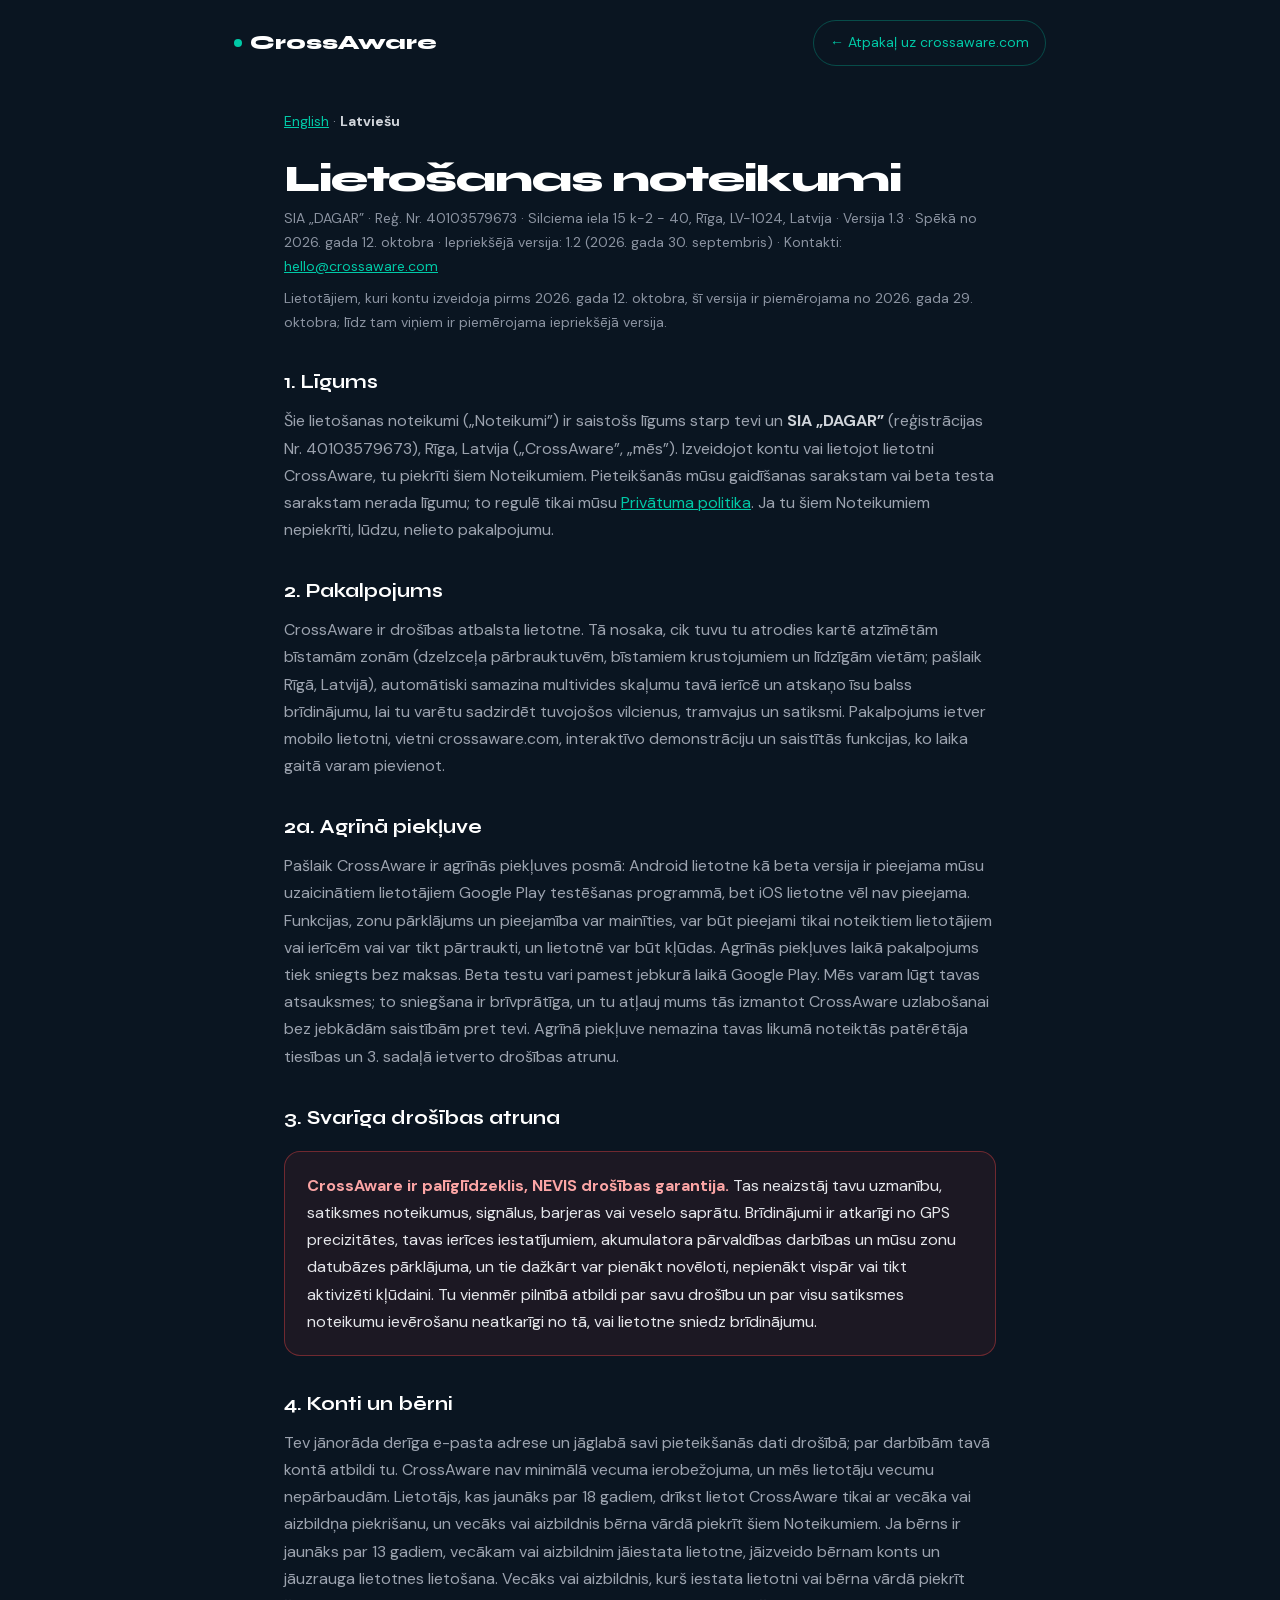
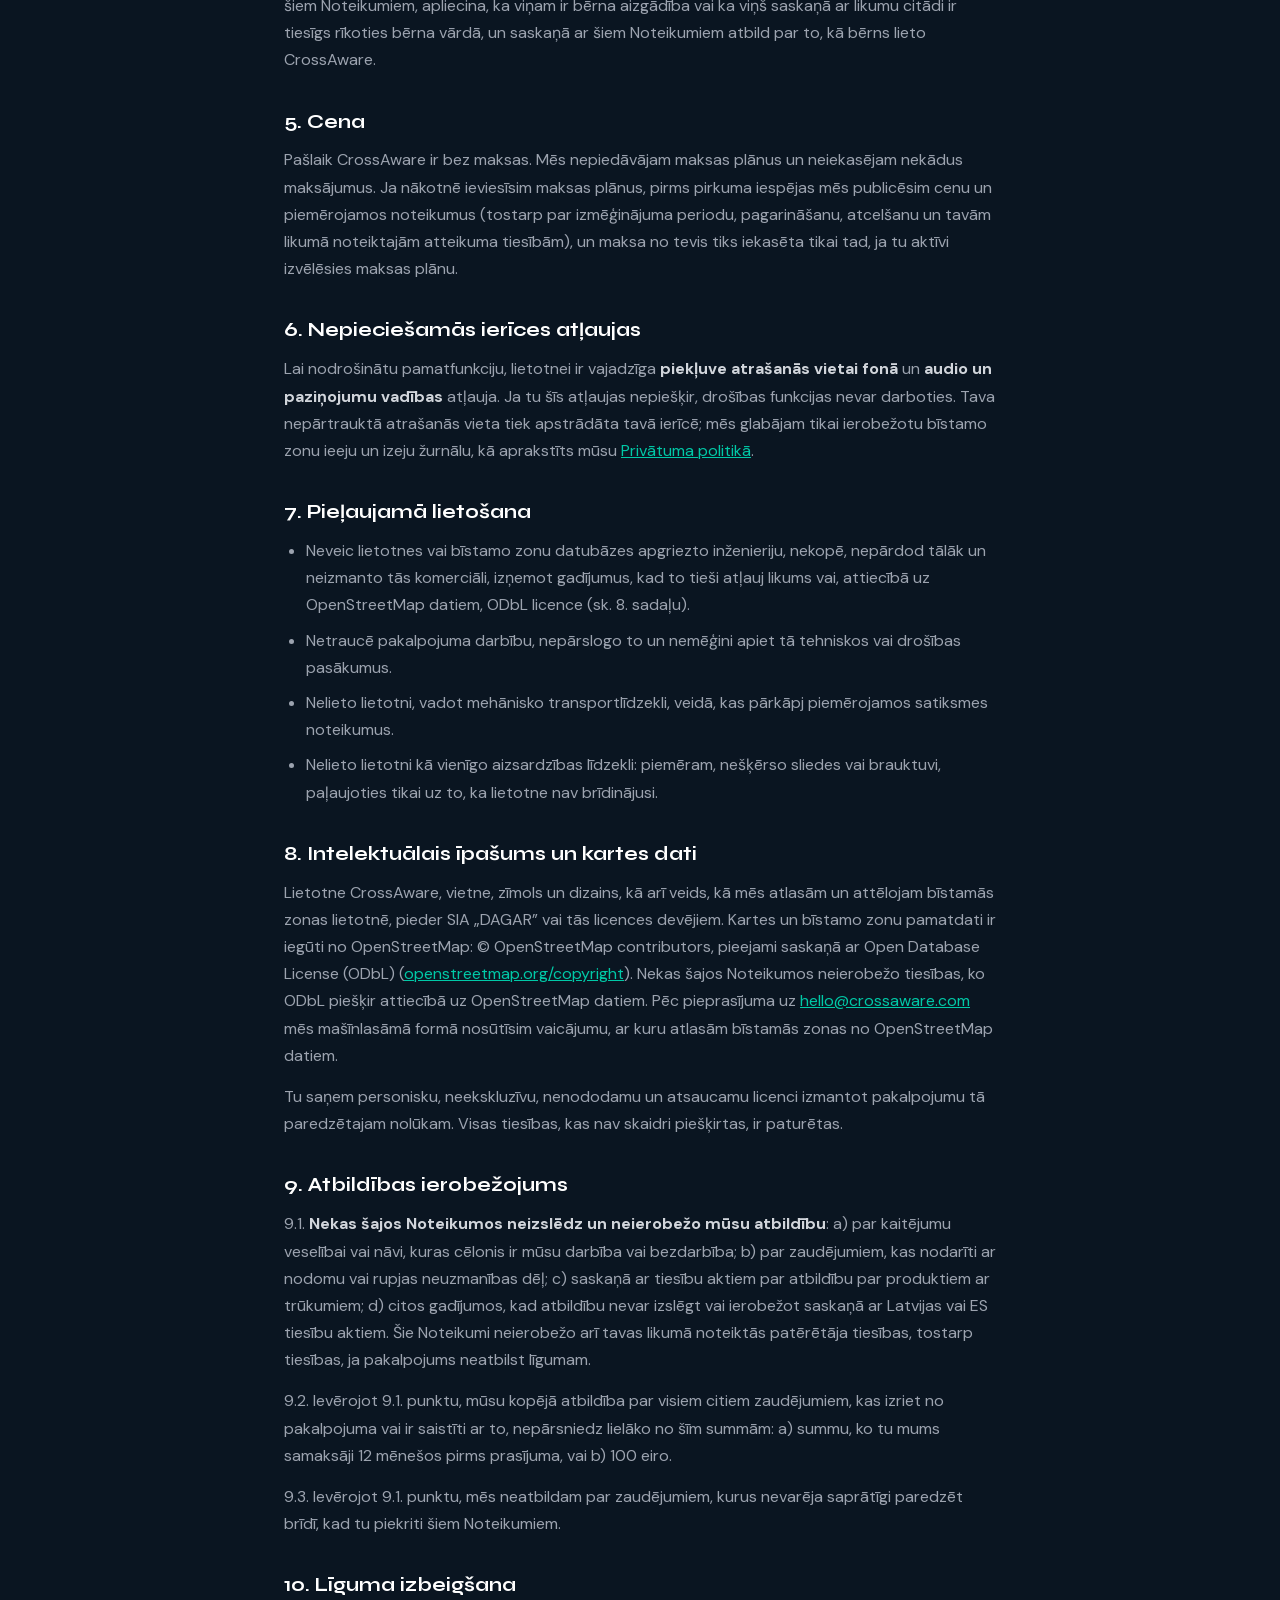
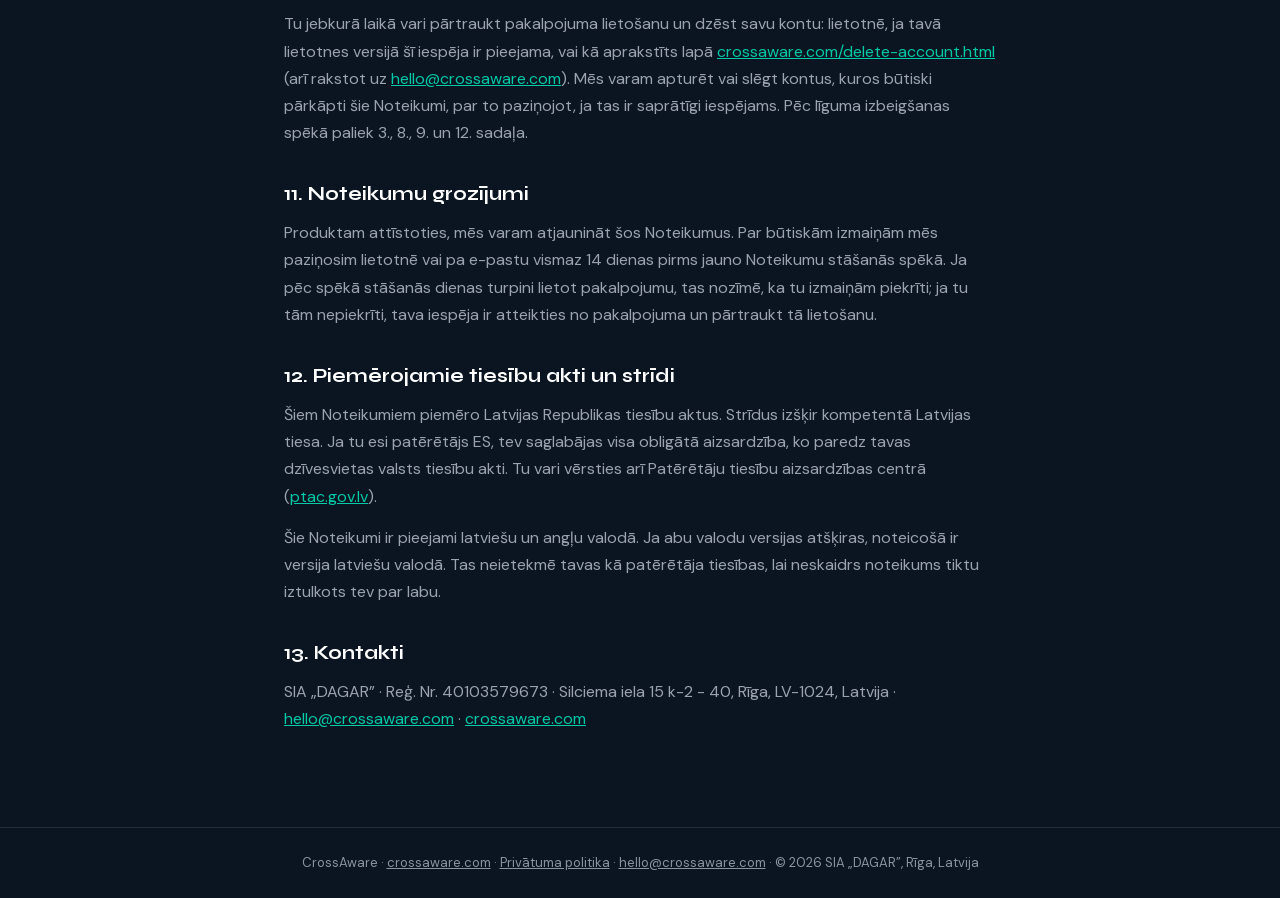
<file: lv/terms.html>
<!DOCTYPE html>
<html lang="lv">
<head>
<meta charset="UTF-8">
<meta name="viewport" content="width=device-width, initial-scale=1.0">
<title>Lietošanas noteikumi — CrossAware</title>
<meta name="description" content="Noteikumi, kas regulē CrossAware lietošanu. CrossAware ir drošības palīglīdzeklis, kas bīstamo zonu tuvumā samazina multivides skaļumu.">
<link rel="canonical" href="https://crossaware.com/lv/terms.html">
<link rel="alternate" hreflang="en" href="https://crossaware.com/terms.html">
<link rel="alternate" hreflang="lv" href="https://crossaware.com/lv/terms.html">
<link rel="alternate" hreflang="x-default" href="https://crossaware.com/terms.html">
<meta property="og:type" content="website">
<meta property="og:site_name" content="CrossAware">
<meta property="og:locale" content="lv_LV">
<meta property="og:url" content="https://crossaware.com/lv/terms.html">
<meta property="og:title" content="Lietošanas noteikumi — CrossAware">
<meta property="og:description" content="Noteikumi, kas regulē CrossAware lietošanu. CrossAware ir drošības palīglīdzeklis, kas bīstamo zonu tuvumā samazina multivides skaļumu.">
<meta property="og:image" content="https://crossaware.com/og-image.png">
<meta property="og:image:width" content="1200">
<meta property="og:image:height" content="630">
<meta name="twitter:card" content="summary_large_image">
<meta name="twitter:title" content="Lietošanas noteikumi — CrossAware">
<meta name="twitter:description" content="Noteikumi, kas regulē CrossAware lietošanu. CrossAware ir drošības palīglīdzeklis, kas bīstamo zonu tuvumā samazina multivides skaļumu.">
<meta name="twitter:image" content="https://crossaware.com/og-image.png">
<link rel="preload" href="/fonts/syne-latin.woff2" as="font" type="font/woff2" crossorigin>
<link rel="preload" href="/fonts/dm-sans-latin.woff2" as="font" type="font/woff2" crossorigin>
<link href="/fonts/fonts.css" rel="stylesheet">
<style>
  :root{--navy:#0D1B2A;--navy2:#0A1521;--teal:#00C9A7;--blue:#2563EB;--muted:#9CA3AF;--dim:#8B93A1;--border:rgba(255,255,255,0.1)}
  *{margin:0;padding:0;box-sizing:border-box}
  body{background:var(--navy2);color:#E5E7EB;font-family:var(--font-body);font-size:var(--fs-body);line-height:var(--lh-relaxed)}
  nav{display:flex;align-items:center;justify-content:space-between;padding:20px 24px;max-width:860px;margin:0 auto}
  .logo{display:flex;align-items:center;gap:8px;font-family:var(--font-display);font-weight:var(--fw-black);font-size:19px;color:#fff;text-decoration:none}
  .logo .dot{width:8px;height:8px;border-radius:50%;background:var(--teal)}
  nav a.back{color:var(--teal);text-decoration:none;font-size:var(--fs-body-sm);padding:10px 16px;border:1px solid rgba(0,201,167,0.3);border-radius:100px}
  main{max-width:760px;margin:0 auto;padding:24px 24px 80px}
  h1{font-family:var(--font-display);font-size:var(--fs-h1-doc);font-weight:var(--fw-black);line-height:var(--lh-heading);color:#fff;letter-spacing:var(--ls-display);margin:24px 0 8px}
  .meta{color:var(--dim);font-size:var(--fs-body-sm);margin-bottom:36px}
  .lang{font-size:var(--fs-body-sm);margin:0}
  .tldr{background:rgba(0,201,167,0.08);border:1px solid rgba(0,201,167,0.3);border-radius:16px;padding:20px 22px;margin-bottom:36px}
  .tldr b{color:var(--teal)}
  h2{font-family:var(--font-display);font-size:var(--fs-h3);font-weight:var(--fw-bold);line-height:var(--lh-snug);color:#fff;margin:36px 0 12px}
  p{color:var(--muted);margin-bottom:14px}
  ul{margin:0 0 14px 22px;color:var(--muted)}
  li{margin-bottom:8px}
  b,strong{color:#D1D5DB}
  a{color:var(--teal)}
  table{width:100%;border-collapse:collapse;margin:16px 0 20px;font-size:var(--fs-body-sm)}
  th{background:rgba(255,255,255,0.06);color:#fff;text-align:left;padding:10px 12px;border:1px solid var(--border)}
  td{padding:10px 12px;border:1px solid var(--border);color:var(--muted);vertical-align:top}
  .warn{background:rgba(239,68,68,0.08);border:1px solid rgba(239,68,68,0.4);border-radius:16px;padding:20px 22px;margin:20px 0}
  .warn b{color:#FCA5A5}
  footer{border-top:1px solid var(--border);padding:24px;text-align:center;color:var(--dim);font-size:var(--fs-small)}
  footer a{color:var(--dim)}
  @media(max-width:640px){table{font-size:var(--fs-xs)}th,td{padding:8px}}
</style>

</head>
<body>
<nav>
  <a class="logo" href="/"><span class="dot"></span>CrossAware</a>
  <a class="back" href="/">← Atpakaļ uz crossaware.com</a>
</nav>
<main>
  <p class="lang"><a href="/terms.html" hreflang="en" lang="en">English</a> · <b>Latviešu</b></p>
  <h1>Lietošanas noteikumi</h1>
  <div class="meta">SIA „DAGAR” · Reģ. Nr. 40103579673 · Silciema iela 15 k-2 - 40, Rīga, LV-1024, Latvija · Versija 1.3 · Spēkā no 2026. gada 12. oktobra · Iepriekšējā versija: 1.2 (2026. gada 30. septembris) · Kontakti: <a href="mailto:hello@crossaware.com">hello@crossaware.com</a></div>
  <div class="meta" style="margin-top:-28px">Lietotājiem, kuri kontu izveidoja pirms 2026. gada 12. oktobra, šī versija ir piemērojama no 2026. gada 29. oktobra; līdz tam viņiem ir piemērojama iepriekšējā versija.</div>

  <h2>1. Līgums</h2>
  <p>Šie lietošanas noteikumi („Noteikumi”) ir saistošs līgums starp tevi un <b>SIA „DAGAR”</b> (reģistrācijas Nr. 40103579673), Rīga, Latvija („CrossAware”, „mēs”). Izveidojot kontu vai lietojot lietotni CrossAware, tu piekrīti šiem Noteikumiem. Pieteikšanās mūsu gaidīšanas sarakstam vai beta testa sarakstam nerada līgumu; to regulē tikai mūsu <a href="/lv/privacy.html">Privātuma politika</a>. Ja tu šiem Noteikumiem nepiekrīti, lūdzu, nelieto pakalpojumu.</p>

  <h2>2. Pakalpojums</h2>
  <p>CrossAware ir drošības atbalsta lietotne. Tā nosaka, cik tuvu tu atrodies kartē atzīmētām bīstamām zonām (dzelzceļa pārbrauktuvēm, bīstamiem krustojumiem un līdzīgām vietām; pašlaik Rīgā, Latvijā), automātiski samazina multivides skaļumu tavā ierīcē un atskaņo īsu balss brīdinājumu, lai tu varētu sadzirdēt tuvojošos vilcienus, tramvajus un satiksmi. Pakalpojums ietver mobilo lietotni, vietni crossaware.com, interaktīvo demonstrāciju un saistītās funkcijas, ko laika gaitā varam pievienot.</p>

  <h2>2a. Agrīnā piekļuve</h2>
  <p>Pašlaik CrossAware ir agrīnās piekļuves posmā: Android lietotne kā beta versija ir pieejama mūsu uzaicinātiem lietotājiem Google Play testēšanas programmā, bet iOS lietotne vēl nav pieejama. Funkcijas, zonu pārklājums un pieejamība var mainīties, var būt pieejami tikai noteiktiem lietotājiem vai ierīcēm vai var tikt pārtraukti, un lietotnē var būt kļūdas. Agrīnās piekļuves laikā pakalpojums tiek sniegts bez maksas. Beta testu vari pamest jebkurā laikā Google Play. Mēs varam lūgt tavas atsauksmes; to sniegšana ir brīvprātīga, un tu atļauj mums tās izmantot CrossAware uzlabošanai bez jebkādām saistībām pret tevi. Agrīnā piekļuve nemazina tavas likumā noteiktās patērētāja tiesības un 3. sadaļā ietverto drošības atrunu.</p>

  <h2>3. Svarīga drošības atruna</h2>
  <div class="warn"><b>CrossAware ir palīglīdzeklis, NEVIS drošības garantija.</b> Tas neaizstāj tavu uzmanību, satiksmes noteikumus, signālus, barjeras vai veselo saprātu. Brīdinājumi ir atkarīgi no GPS precizitātes, tavas ierīces iestatījumiem, akumulatora pārvaldības darbības un mūsu zonu datubāzes pārklājuma, un tie dažkārt var pienākt novēloti, nepienākt vispār vai tikt aktivizēti kļūdaini. Tu vienmēr pilnībā atbildi par savu drošību un par visu satiksmes noteikumu ievērošanu neatkarīgi no tā, vai lietotne sniedz brīdinājumu.</div>

  <h2>4. Konti un bērni</h2>
  <p>Tev jānorāda derīga e-pasta adrese un jāglabā savi pieteikšanās dati drošībā; par darbībām tavā kontā atbildi tu. CrossAware nav minimālā vecuma ierobežojuma, un mēs lietotāju vecumu nepārbaudām. Lietotājs, kas jaunāks par 18 gadiem, drīkst lietot CrossAware tikai ar vecāka vai aizbildņa piekrišanu, un vecāks vai aizbildnis bērna vārdā piekrīt šiem Noteikumiem. Ja bērns ir jaunāks par 13 gadiem, vecākam vai aizbildnim jāiestata lietotne, jāizveido bērnam konts un jāuzrauga lietotnes lietošana. Vecāks vai aizbildnis, kurš iestata lietotni vai bērna vārdā piekrīt šiem Noteikumiem, apliecina, ka viņam ir bērna aizgādība vai ka viņš saskaņā ar likumu citādi ir tiesīgs rīkoties bērna vārdā, un saskaņā ar šiem Noteikumiem atbild par to, kā bērns lieto CrossAware.</p>

  <h2>5. Cena</h2>
  <p>Pašlaik CrossAware ir bez maksas. Mēs nepiedāvājam maksas plānus un neiekasējam nekādus maksājumus. Ja nākotnē ieviesīsim maksas plānus, pirms pirkuma iespējas mēs publicēsim cenu un piemērojamos noteikumus (tostarp par izmēģinājuma periodu, pagarināšanu, atcelšanu un tavām likumā noteiktajām atteikuma tiesībām), un maksa no tevis tiks iekasēta tikai tad, ja tu aktīvi izvēlēsies maksas plānu.</p>

  <h2>6. Nepieciešamās ierīces atļaujas</h2>
  <p>Lai nodrošinātu pamatfunkciju, lietotnei ir vajadzīga <b>piekļuve atrašanās vietai fonā</b> un <b>audio un paziņojumu vadības</b> atļauja. Ja tu šīs atļaujas nepiešķir, drošības funkcijas nevar darboties. Tava nepārtrauktā atrašanās vieta tiek apstrādāta tavā ierīcē; mēs glabājam tikai ierobežotu bīstamo zonu ieeju un izeju žurnālu, kā aprakstīts mūsu <a href="/lv/privacy.html">Privātuma politikā</a>.</p>

  <h2>7. Pieļaujamā lietošana</h2>
  <ul>
    <li>Neveic lietotnes vai bīstamo zonu datubāzes apgriezto inženieriju, nekopē, nepārdod tālāk un neizmanto tās komerciāli, izņemot gadījumus, kad to tieši atļauj likums vai, attiecībā uz OpenStreetMap datiem, ODbL licence (sk. 8. sadaļu).</li>
    <li>Netraucē pakalpojuma darbību, nepārslogo to un nemēģini apiet tā tehniskos vai drošības pasākumus.</li>
    <li>Nelieto lietotni, vadot mehānisko transportlīdzekli, veidā, kas pārkāpj piemērojamos satiksmes noteikumus.</li>
    <li>Nelieto lietotni kā vienīgo aizsardzības līdzekli: piemēram, nešķērso sliedes vai brauktuvi, paļaujoties tikai uz to, ka lietotne nav brīdinājusi.</li>
  </ul>

  <h2>8. Intelektuālais īpašums un kartes dati</h2>
  <p>Lietotne CrossAware, vietne, zīmols un dizains, kā arī veids, kā mēs atlasām un attēlojam bīstamās zonas lietotnē, pieder SIA „DAGAR” vai tās licences devējiem. Kartes un bīstamo zonu pamatdati ir iegūti no OpenStreetMap: © OpenStreetMap contributors, pieejami saskaņā ar Open Database License (ODbL) (<a href="https://www.openstreetmap.org/copyright" rel="noopener">openstreetmap.org/copyright</a>). Nekas šajos Noteikumos neierobežo tiesības, ko ODbL piešķir attiecībā uz OpenStreetMap datiem. Pēc pieprasījuma uz <a href="mailto:hello@crossaware.com">hello@crossaware.com</a> mēs mašīnlasāmā formā nosūtīsim vaicājumu, ar kuru atlasām bīstamās zonas no OpenStreetMap datiem.</p>
  <p>Tu saņem personisku, neekskluzīvu, nenododamu un atsaucamu licenci izmantot pakalpojumu tā paredzētajam nolūkam. Visas tiesības, kas nav skaidri piešķirtas, ir paturētas.</p>

  <h2>9. Atbildības ierobežojums</h2>
  <p>9.1. <b>Nekas šajos Noteikumos neizslēdz un neierobežo mūsu atbildību</b>: a) par kaitējumu veselībai vai nāvi, kuras cēlonis ir mūsu darbība vai bezdarbība; b) par zaudējumiem, kas nodarīti ar nodomu vai rupjas neuzmanības dēļ; c) saskaņā ar tiesību aktiem par atbildību par produktiem ar trūkumiem; d) citos gadījumos, kad atbildību nevar izslēgt vai ierobežot saskaņā ar Latvijas vai ES tiesību aktiem. Šie Noteikumi neierobežo arī tavas likumā noteiktās patērētāja tiesības, tostarp tiesības, ja pakalpojums neatbilst līgumam.</p>
  <p>9.2. Ievērojot 9.1. punktu, mūsu kopējā atbildība par visiem citiem zaudējumiem, kas izriet no pakalpojuma vai ir saistīti ar to, nepārsniedz lielāko no šīm summām: a) summu, ko tu mums samaksāji 12 mēnešos pirms prasījuma, vai b) 100 eiro.</p>
  <p>9.3. Ievērojot 9.1. punktu, mēs neatbildam par zaudējumiem, kurus nevarēja saprātīgi paredzēt brīdī, kad tu piekriti šiem Noteikumiem.</p>

  <h2>10. Līguma izbeigšana</h2>
  <p>Tu jebkurā laikā vari pārtraukt pakalpojuma lietošanu un dzēst savu kontu: lietotnē, ja tavā lietotnes versijā šī iespēja ir pieejama, vai kā aprakstīts lapā <a href="/delete-account.html">crossaware.com/delete-account.html</a> (arī rakstot uz <a href="mailto:hello@crossaware.com">hello@crossaware.com</a>). Mēs varam apturēt vai slēgt kontus, kuros būtiski pārkāpti šie Noteikumi, par to paziņojot, ja tas ir saprātīgi iespējams. Pēc līguma izbeigšanas spēkā paliek 3., 8., 9. un 12. sadaļa.</p>

  <h2>11. Noteikumu grozījumi</h2>
  <p>Produktam attīstoties, mēs varam atjaunināt šos Noteikumus. Par būtiskām izmaiņām mēs paziņosim lietotnē vai pa e-pastu vismaz 14 dienas pirms jauno Noteikumu stāšanās spēkā. Ja pēc spēkā stāšanās dienas turpini lietot pakalpojumu, tas nozīmē, ka tu izmaiņām piekrīti; ja tu tām nepiekrīti, tava iespēja ir atteikties no pakalpojuma un pārtraukt tā lietošanu.</p>

  <h2>12. Piemērojamie tiesību akti un strīdi</h2>
  <p>Šiem Noteikumiem piemēro Latvijas Republikas tiesību aktus. Strīdus izšķir kompetentā Latvijas tiesa. Ja tu esi patērētājs ES, tev saglabājas visa obligātā aizsardzība, ko paredz tavas dzīvesvietas valsts tiesību akti. Tu vari vērsties arī Patērētāju tiesību aizsardzības centrā (<a href="https://www.ptac.gov.lv" rel="noopener">ptac.gov.lv</a>).</p>
  <p>Šie Noteikumi ir pieejami latviešu un angļu valodā. Ja abu valodu versijas atšķiras, noteicošā ir versija latviešu valodā. Tas neietekmē tavas kā patērētāja tiesības, lai neskaidrs noteikums tiktu iztulkots tev par labu.</p>

  <h2>13. Kontakti</h2>
  <p>SIA „DAGAR” · Reģ. Nr. 40103579673 · Silciema iela 15 k-2 - 40, Rīga, LV-1024, Latvija · <a href="mailto:hello@crossaware.com">hello@crossaware.com</a> · <a href="/">crossaware.com</a></p>
</main>
<footer>CrossAware · <a href="/">crossaware.com</a> · <a href="/lv/privacy.html">Privātuma politika</a> · <a href="mailto:hello@crossaware.com">hello@crossaware.com</a> · © 2026 SIA „DAGAR”, Rīga, Latvija</footer>
</body>
</html>
</file>
<file: fonts/fonts.css>
/* Self-hosted fonts (SIL OFL 1.1, see OFL-*.txt). No requests to Google. */
@font-face { font-family: 'DM Sans'; font-style: normal; font-weight: 300 700; font-display: swap; src: url(dm-sans-latin-ext.woff2) format('woff2'); unicode-range: U+0100-02BA, U+02BD-02C5, U+02C7-02CC, U+02CE-02D7, U+02DD-02FF, U+0304, U+0308, U+0329, U+1D00-1DBF, U+1E00-1E9F, U+1EF2-1EFF, U+2020, U+20A0-20AB, U+20AD-20C0, U+2113, U+2C60-2C7F, U+A720-A7FF; }
@font-face { font-family: 'DM Sans'; font-style: normal; font-weight: 300 700; font-display: swap; src: url(dm-sans-latin.woff2) format('woff2'); unicode-range: U+0000-00FF, U+0131, U+0152-0153, U+02BB-02BC, U+02C6, U+02DA, U+02DC, U+0304, U+0308, U+0329, U+2000-206F, U+20AC, U+2122, U+2191, U+2193, U+2212, U+2215, U+FEFF, U+FFFD; }
@font-face { font-family: 'Syne'; font-style: normal; font-weight: 700 800; font-display: swap; src: url(syne-latin-ext.woff2) format('woff2'); unicode-range: U+0100-02BA, U+02BD-02C5, U+02C7-02CC, U+02CE-02D7, U+02DD-02FF, U+0304, U+0308, U+0329, U+1D00-1DBF, U+1E00-1E9F, U+1EF2-1EFF, U+2020, U+20A0-20AB, U+20AD-20C0, U+2113, U+2C60-2C7F, U+A720-A7FF; }
@font-face { font-family: 'Syne'; font-style: normal; font-weight: 700 800; font-display: swap; src: url(syne-latin.woff2) format('woff2'); unicode-range: U+0000-00FF, U+0131, U+0152-0153, U+02BB-02BC, U+02C6, U+02DA, U+02DC, U+0304, U+0308, U+0329, U+2000-206F, U+20AC, U+2122, U+2191, U+2193, U+2212, U+2215, U+FEFF, U+FFFD; }

/* Typography tokens shared by every page (index, privacy, terms, delete-account).
   Display font (Syne) only for h1/h2, big numbers and the logo; body and UI use DM Sans. */
:root {
  --font-display: 'Syne', sans-serif;
  --font-body: 'DM Sans', sans-serif;

  --fs-hero: clamp(44px, 5vw, 76px);     /* home h1 (two-column hero) */
  --fs-stat: clamp(56px, 10vw, 96px);    /* big statistic */
  --fs-h2: clamp(32px, 5vw, 52px);       /* section headings */
  --fs-h1-doc: clamp(28px, 5vw, 38px);   /* legal page title */
  --fs-h3: clamp(18px, 1.5vw, 20px);     /* card / document sub-headings */
  --fs-h4: 16px;                         /* FAQ questions, list headings */
  --fs-lead: clamp(16px, 1.4vw, 18px);   /* intro paragraphs */
  --fs-body: 16px;
  --fs-body-sm: 14px;                    /* card text, tables, secondary UI */
  --fs-button: 15px;
  --fs-small: 13px;                      /* chips, footer, segmented controls */
  --fs-xs: 12px;                         /* labels, fine print */
  --fs-2xs: 11px;                        /* tags, pills */

  --fw-light: 300;
  --fw-regular: 400;
  --fw-medium: 500;
  --fw-semibold: 600;
  --fw-bold: 700;
  --fw-black: 800;

  --lh-display: 1;
  --lh-heading: 1.1;
  --lh-snug: 1.3;
  --lh-body: 1.6;
  --lh-relaxed: 1.7;

  --ls-display: -0.03em;
  --ls-snug: -0.01em;
  --ls-caps: 0.1em;
}
@media (max-width: 900px) {
  :root { --fs-hero: clamp(38px, 10.5vw, 72px); }  /* one-column hero */
}
</file>
